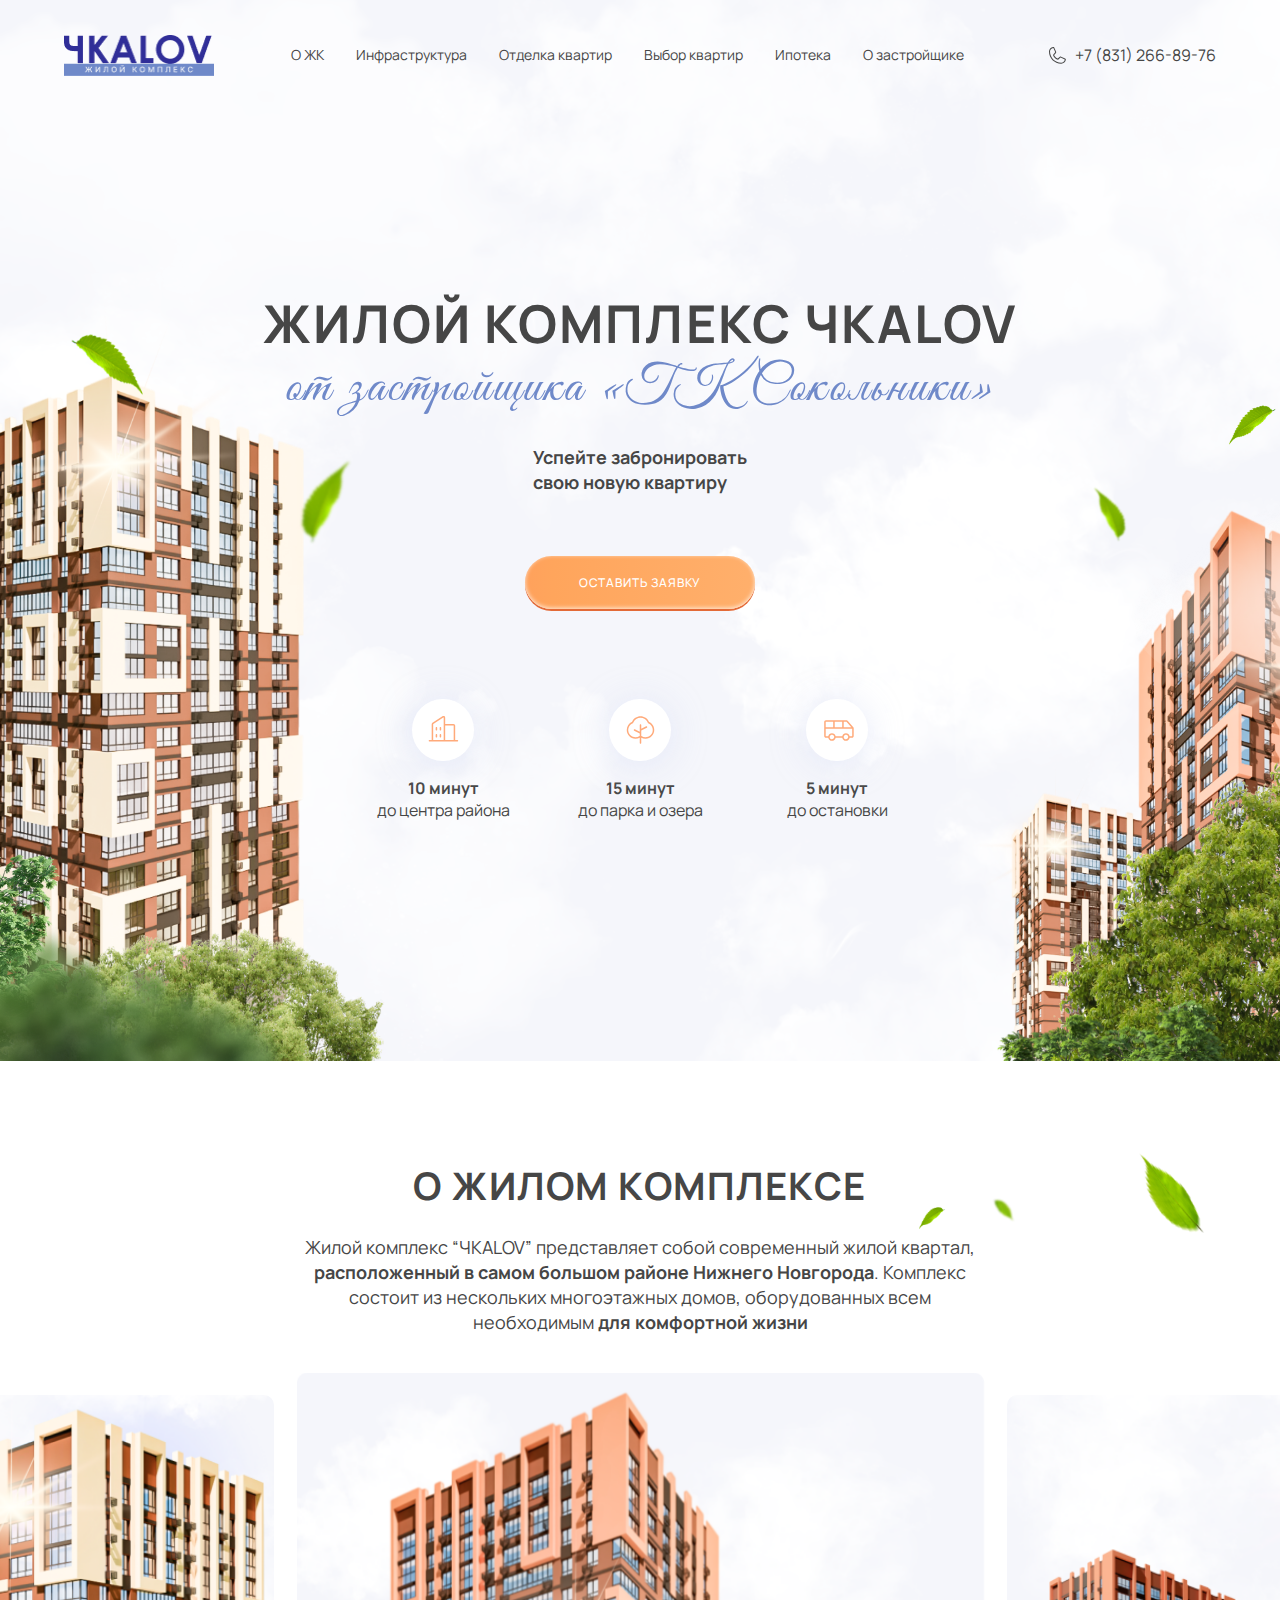
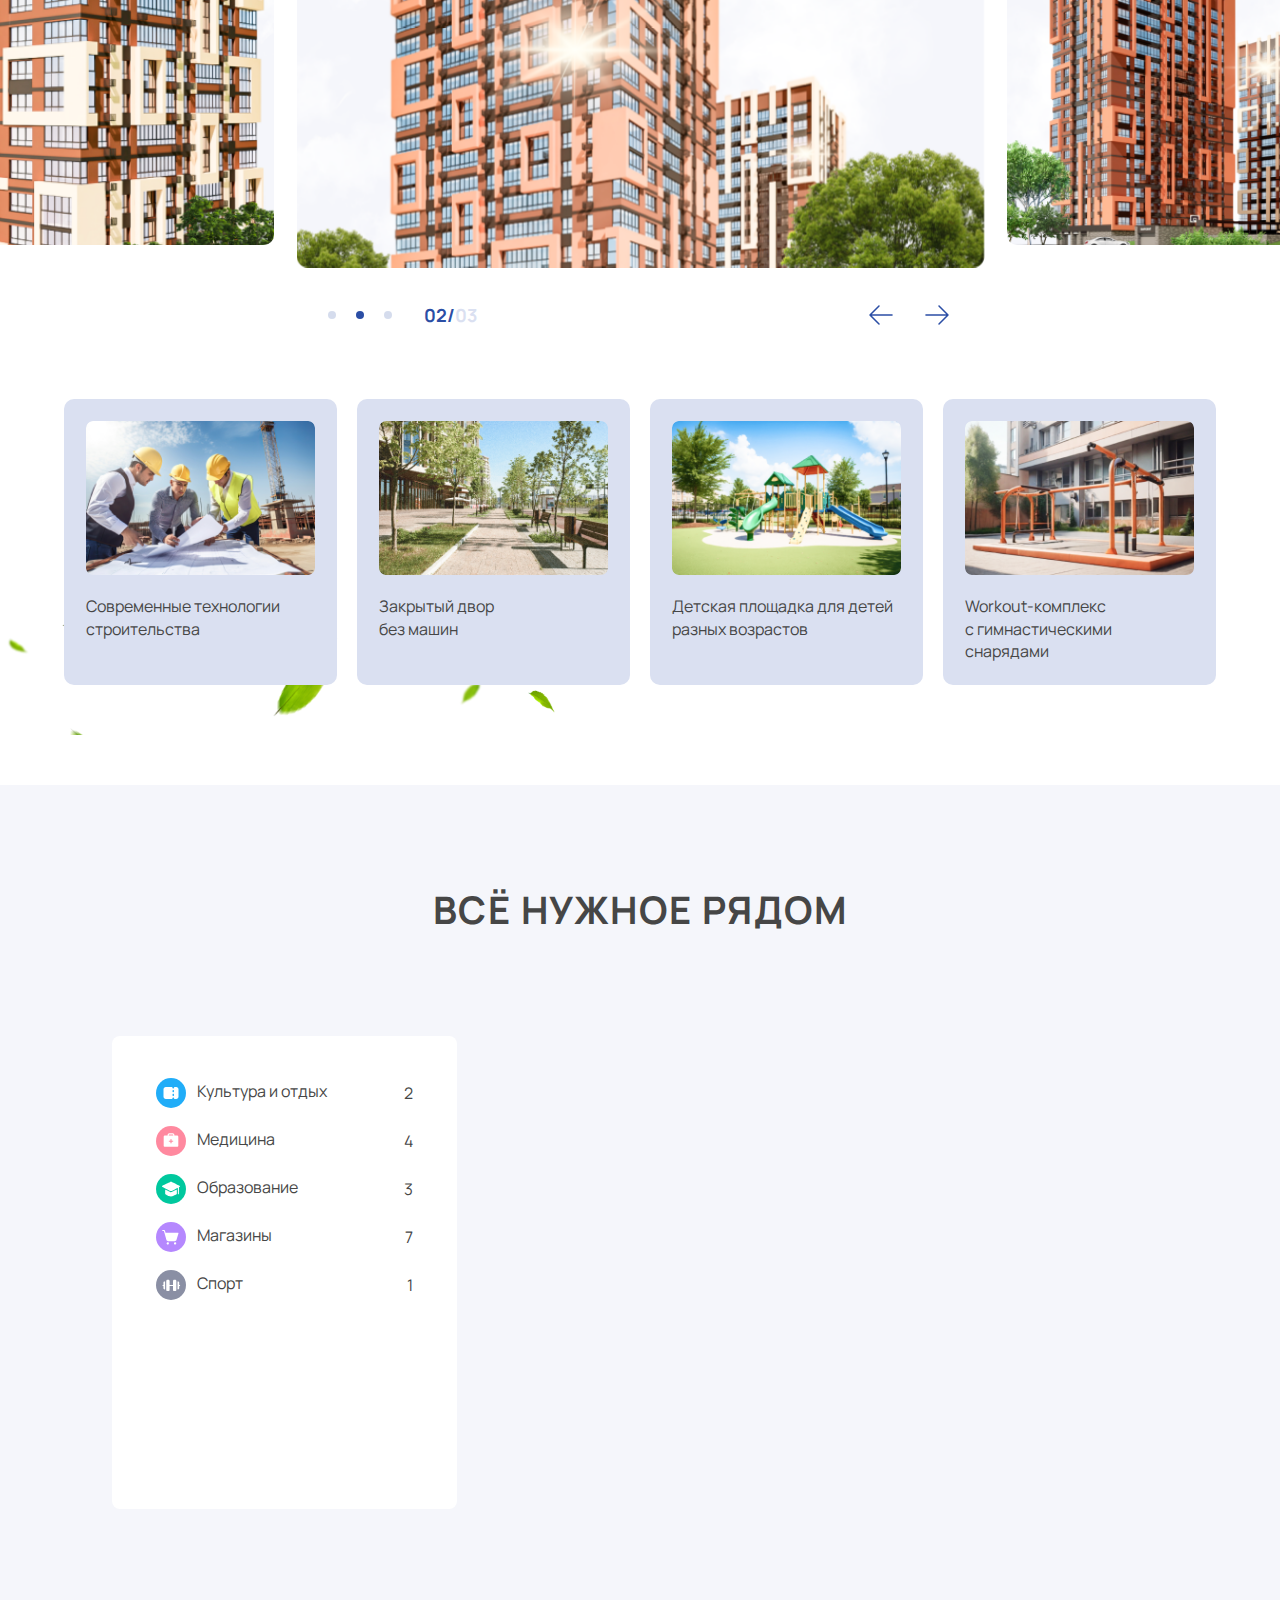
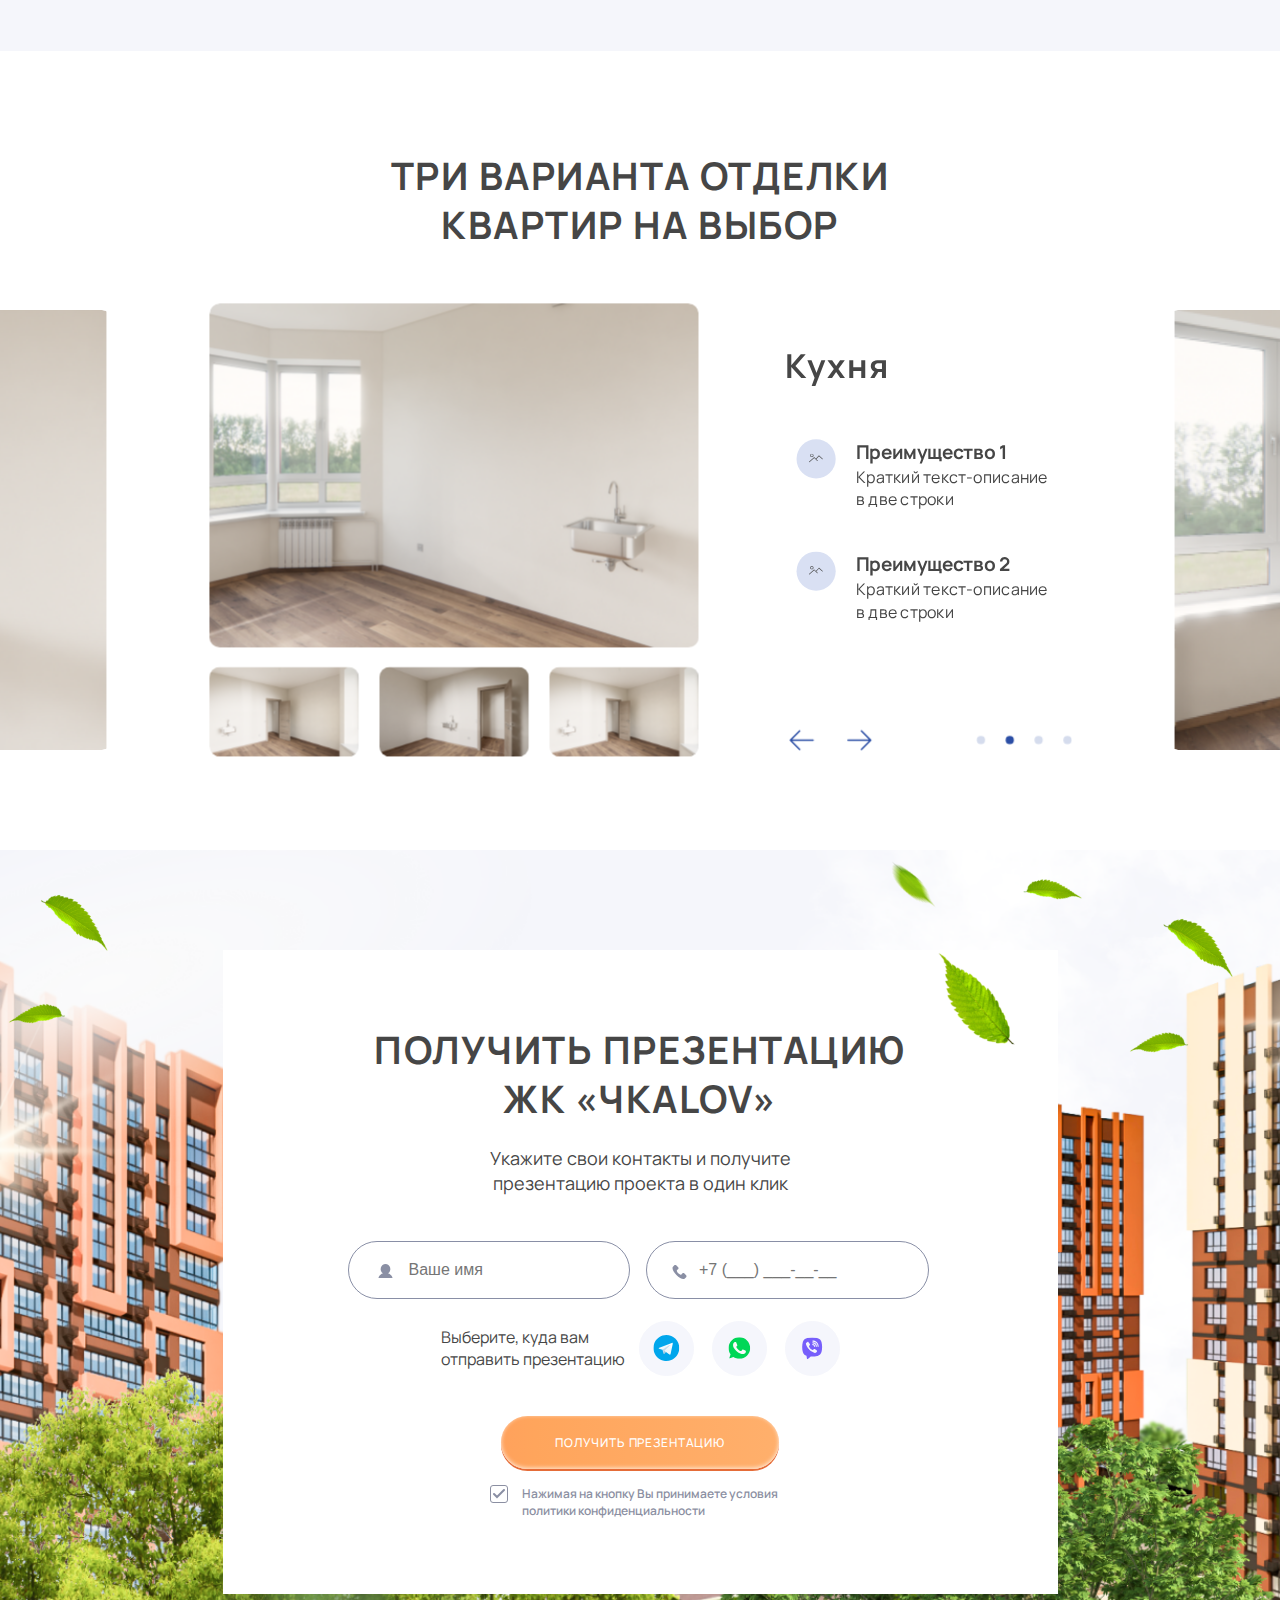
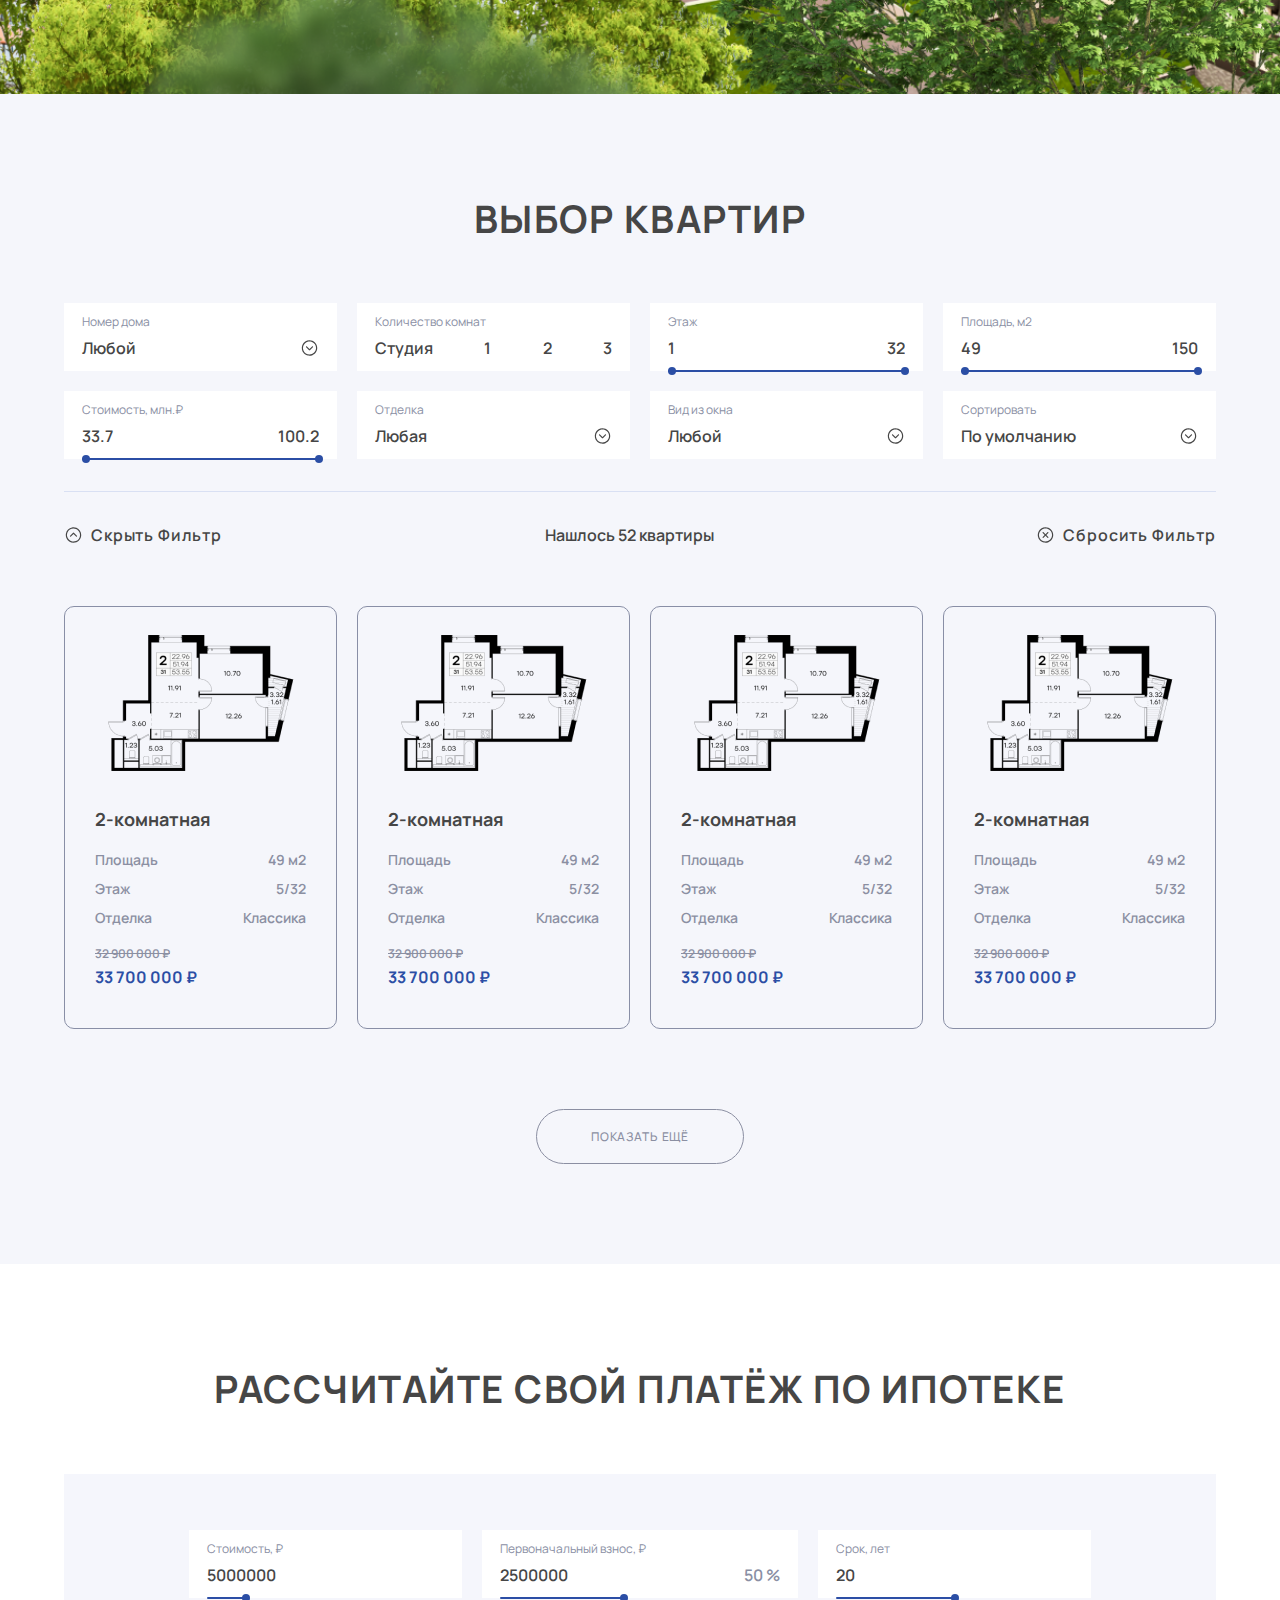
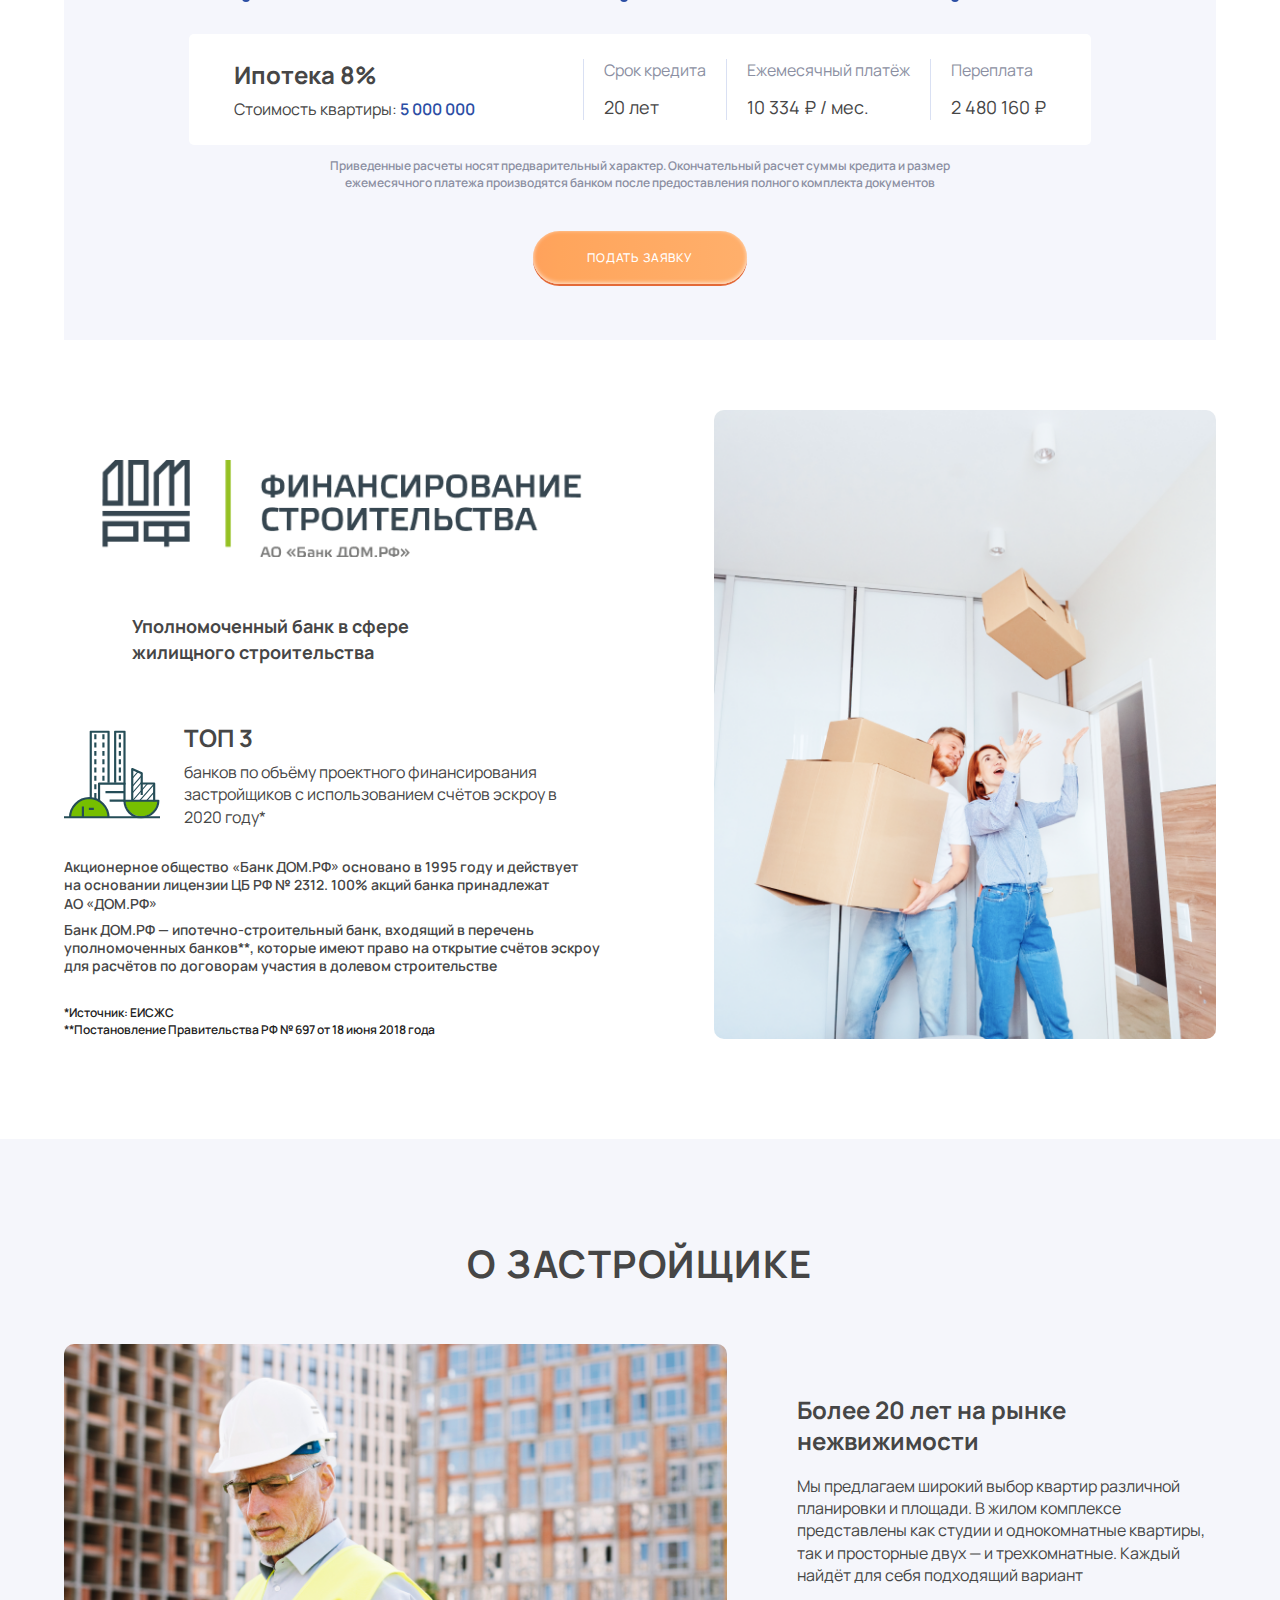
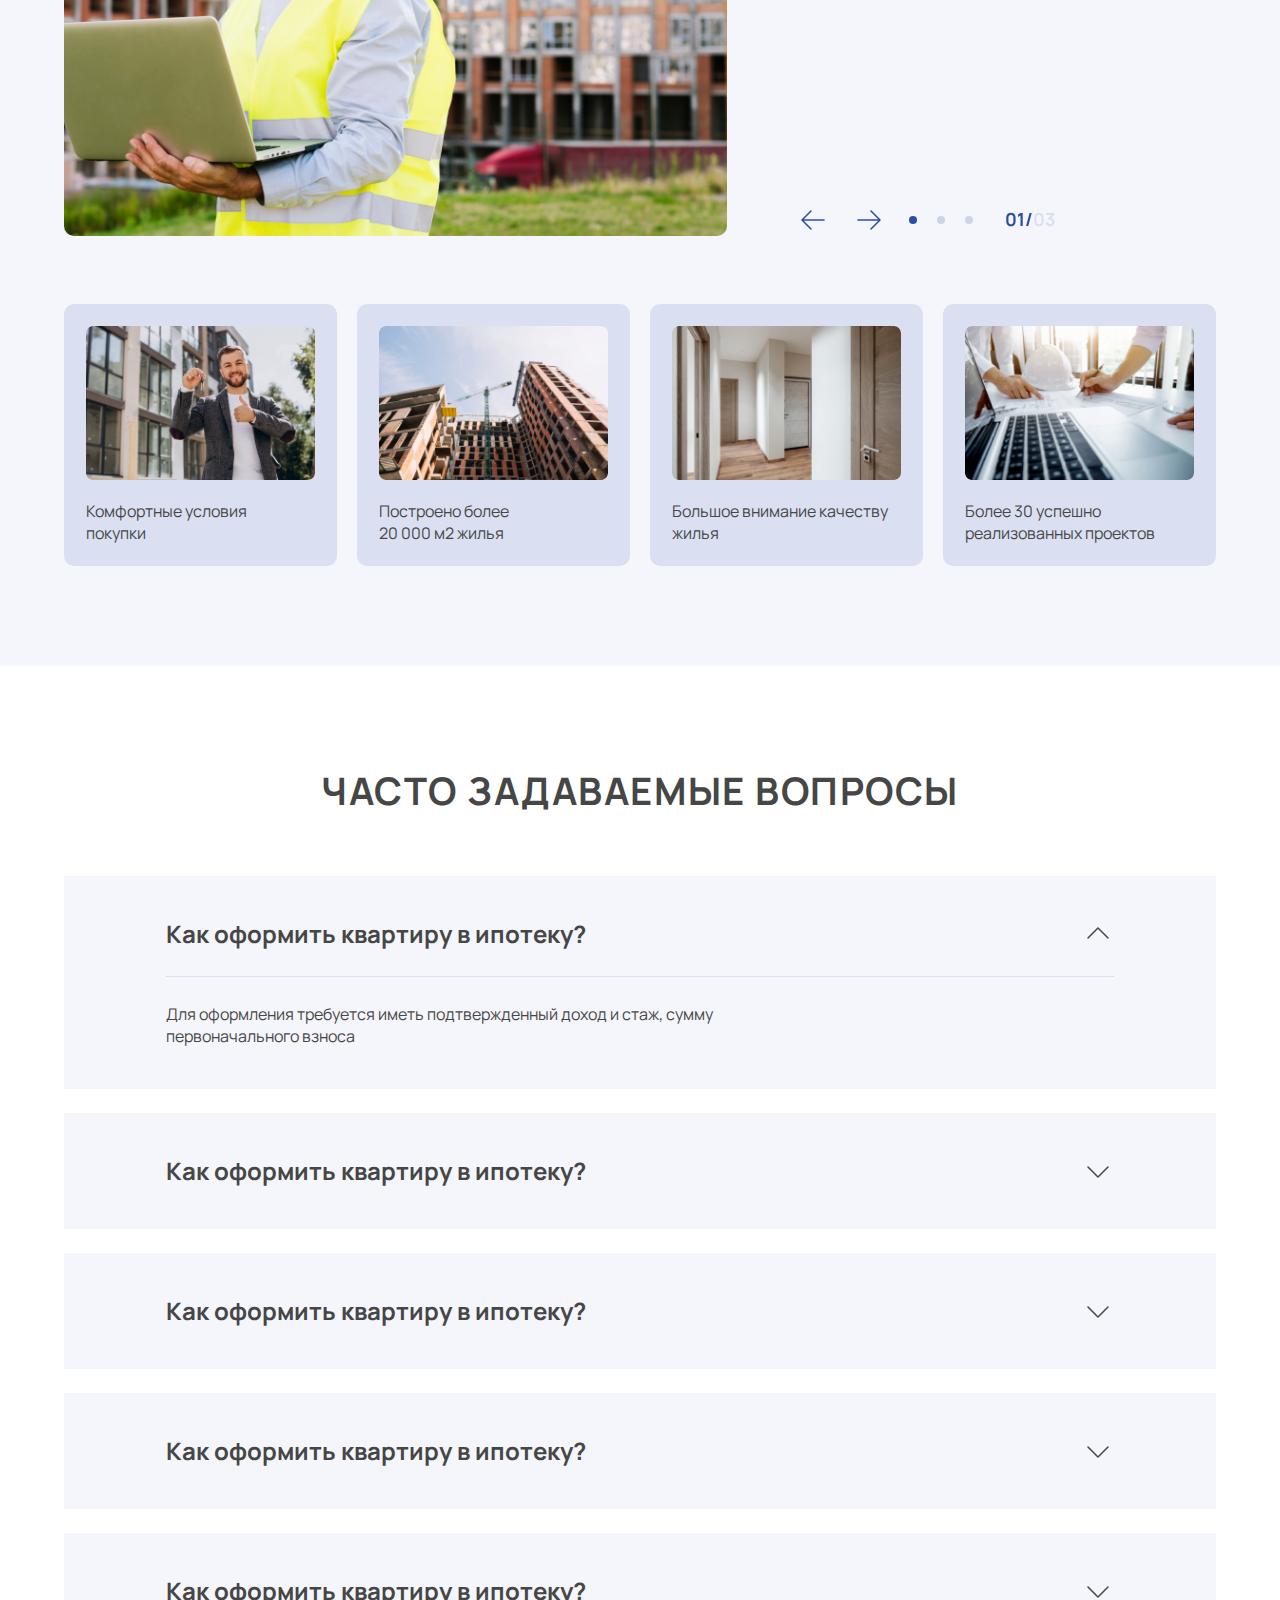
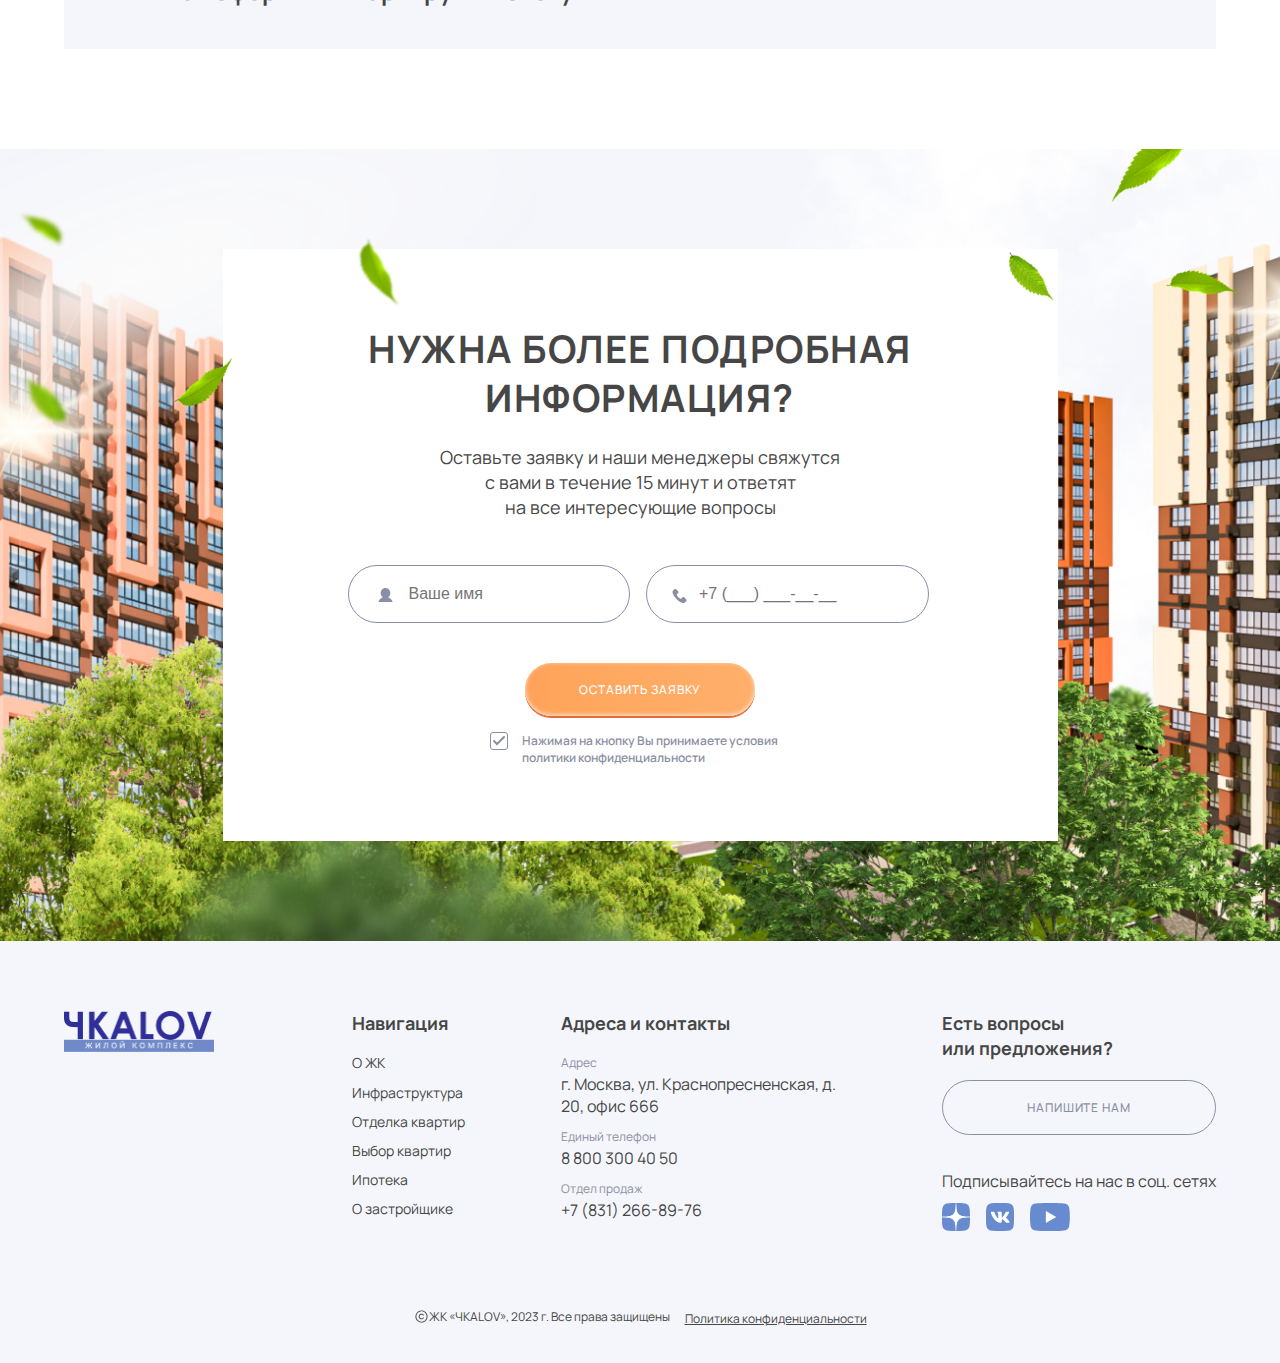
<file: index.html>
<!DOCTYPE html>
<html lang="en">

<head>
	<meta charset="UTF-8">
	<meta name="viewport" content="width=device-width, initial-scale=1.0">
	<title>Главная</title>

	<link rel="apple-touch-icon" sizes="57x57" href="/favicon/apple-icon-57x57.png">
	<link rel="apple-touch-icon" sizes="60x60" href="/favicon/apple-icon-60x60.png">
	<link rel="apple-touch-icon" sizes="72x72" href="/favicon/apple-icon-72x72.png">
	<link rel="apple-touch-icon" sizes="76x76" href="/favicon/apple-icon-76x76.png">
	<link rel="apple-touch-icon" sizes="114x114" href="/favicon/apple-icon-114x114.png">
	<link rel="apple-touch-icon" sizes="120x120" href="/favicon/apple-icon-120x120.png">
	<link rel="apple-touch-icon" sizes="144x144" href="/favicon/apple-icon-144x144.png">
	<link rel="apple-touch-icon" sizes="152x152" href="/favicon/apple-icon-152x152.png">
	<link rel="apple-touch-icon" sizes="180x180" href="/favicon/apple-icon-180x180.png">
	<link rel="icon" type="image/png" sizes="192x192" href="/favicon/android-icon-192x192.png">
	<link rel="icon" type="image/png" sizes="32x32" href="/favicon/favicon-32x32.png">
	<link rel="icon" type="image/png" sizes="96x96" href="/favicon/favicon-96x96.png">
	<link rel="icon" type="image/png" sizes="16x16" href="/favicon/favicon-16x16.png">
	<link rel="manifest" href="/favicon/manifest.json">
	<meta name="msapplication-TileColor" content="#ffffff">
	<meta name="msapplication-TileImage" content="/favicon/ms-icon-144x144.png">
	<meta name="theme-color" content="#ffffff">

	<!-- Styles -->
	<link rel="stylesheet" href="css/fonts.css">
	<!-- libs -->
	<link rel="stylesheet" href="libs/fancybox/style.css">
	<link rel="stylesheet" href="libs/swiper/swiper-bundle.css">
	<link rel="stylesheet" href="libs/jquery/jqueryUI.css">
	<!--  -->
	<link rel="stylesheet" href="css/vars.css">
	<link rel="stylesheet" href="css/general.css">
	<link rel="stylesheet" href="css/global.css">
	<link rel="stylesheet" href="css/layout.css">
	<link rel="stylesheet" href="css/index.css">
	<link rel="stylesheet" href="css/animate.css">

	<!-- Media -->
	<link rel="stylesheet" href="css/media.css">
	<link rel="stylesheet" href="css/max1200.css">
	<link rel="stylesheet" href="css/max991.css">
	<link rel="stylesheet" href="css/max768.css">
	<link rel="stylesheet" href="css/max550.css">
	<link rel="stylesheet" href="css/max375.css">
</head>

<body>
	<div class="wrapper">
		<header class="head">
			<div class="container">
				<div class="head__logo">
					<a href="/" class="logo">
						<img src="/images/logo.png" alt="logo">
					</a>
				</div>
				<nav class="head__nav">
					<ul class="head__nav_list">
						<li class="head__nav_item"><a class="nav-link head__nav_link" href="#about">О ЖК</a></li>
						<li class="head__nav_item"><a class="nav-link head__nav_link" href="#map">Инфраструктура</a>
						</li>
						<li class="head__nav_item"><a class="nav-link head__nav_link" href="#finishings">Отделка
								квартир</a>
						</li>
						<li class="head__nav_item"><a class="nav-link head__nav_link" href="#aparts">Выбор квартир</a>
						</li>
						<li class="head__nav_item"><a class="nav-link head__nav_link" href="#calc">Ипотека</a></li>
						<li class="head__nav_item"><a class="nav-link head__nav_link" href="#faq">О застройщике</a></li>
					</ul>
				</nav>

				<div class="head__call">
					<div class="head__call_link">
						<a href="tel:+78312668976" class="phone-link">
							<svg width="32" height="33" viewBox="0 0 32 33" fill="none" xmlns="http://www.w3.org/2000/svg">
								<path
									d="M24.1277 19.4694L20.0664 17.6494C19.8823 17.5705 19.6816 17.5388 19.4822 17.5571C19.2829 17.5754 19.0912 17.6432 18.9246 17.7543C18.9077 17.7651 18.8916 17.7772 18.8765 17.7904L16.7538 19.5958C16.7318 19.6078 16.7073 19.6145 16.6822 19.6154C16.6571 19.6163 16.6322 19.6114 16.6094 19.601C15.245 18.9424 13.8316 17.5376 13.1704 16.1921C13.1594 16.1696 13.1537 16.1449 13.1537 16.1199C13.1537 16.0949 13.1594 16.0702 13.1704 16.0477L14.9819 13.8984C14.9949 13.8824 15.007 13.8658 15.018 13.8485C15.1275 13.6813 15.1937 13.4894 15.2105 13.2902C15.2273 13.0911 15.1942 12.8908 15.1143 12.7076L13.3071 8.65312C13.2045 8.41378 13.027 8.21418 12.8013 8.08427C12.5756 7.95437 12.3139 7.90117 12.0554 7.93266C10.9319 8.08036 9.90063 8.63209 9.15431 9.48474C8.40798 10.3374 7.99765 11.4326 8.00001 12.5658C8.00001 19.2975 13.4765 24.774 20.2082 24.774C21.3413 24.7761 22.4364 24.3658 23.2891 23.6195C24.1417 22.8732 24.6934 21.842 24.8413 20.7186C24.8727 20.4613 24.8203 20.2007 24.6917 19.9757C24.5631 19.7506 24.3653 19.573 24.1277 19.4694ZM20.2082 23.7423C14.0457 23.7423 9.03169 18.7283 9.03169 12.5658C9.02882 11.6836 9.34721 10.8306 9.9274 10.1661C10.5076 9.50157 11.3099 9.07102 12.1843 8.95489H12.2041C12.2388 8.95553 12.2724 8.96663 12.3006 8.98673C12.3288 9.00683 12.3503 9.03498 12.3623 9.06751L14.1763 13.1177C14.1867 13.1402 14.192 13.1647 14.192 13.1895C14.192 13.2143 14.1867 13.2388 14.1763 13.2613L12.3614 15.4158C12.3479 15.4312 12.3355 15.4475 12.3245 15.4648C12.2109 15.6382 12.144 15.8379 12.1303 16.0447C12.1166 16.2515 12.1565 16.4584 12.2462 16.6452C13.0088 18.2065 14.5821 19.7677 16.1606 20.5303C16.3485 20.6195 16.5564 20.6585 16.7639 20.6434C16.9713 20.6284 17.1714 20.5598 17.3444 20.4444C17.3608 20.4332 17.3771 20.4211 17.3926 20.4082L19.5144 18.6028C19.5354 18.5915 19.5585 18.585 19.5823 18.5835C19.606 18.582 19.6298 18.5856 19.652 18.5942L23.7142 20.4143C23.7474 20.4284 23.7753 20.4526 23.794 20.4835C23.8126 20.5143 23.8211 20.5503 23.8182 20.5862C23.7027 21.4611 23.2726 22.264 22.6082 22.8448C21.9438 23.4256 21.0907 23.7447 20.2082 23.7423Z"
									fill="#464646" />
							</svg>
							<span class="num">+7 (831) 266-89-76</span>

						</a>
					</div>
					<div class="head__burger">
						<button class="head__burger_btn btn" data-target="mobile">
							<div class="burger">
								<span class="burger-line"></span>
								<span class="burger-line"></span>
								<span class="burger-line"></span>
							</div>
						</button>
					</div>
				</div>

			</div>
		</header>

		<main class="main">

			<!-- FS -->
			<section class="section fs fs-index">
				<div class="fs__decor_left">
					<div class="fs__decor_left-house">
						<img src="/images/house_left.png" alt="">

					</div>
					<div class="fs__decor_left-three2">
						<img src="/images/three-left-2.png" alt="">

					</div>
					<div class="fs__decor_left-three3">
						<img src="/images/three-left-3.png" alt="">

					</div>
					<div class="fs__decor_left-three1">
						<img src="/images/three-left-1.png" alt="">

					</div>
					<div class="fs__decor_left-foll">
						<img src="/images/foll-left.png" alt="">

					</div>
				</div>
				<div class="fs__decor_right">
					<div class="fs__decor_right-house">
						<img src="/images/house_right.png" alt="">
					</div>

					<div class="fs__decor_right-three1">
						<img src="/images/three-right-1.png" alt="">

					</div>

					<div class="fs__decor_right-three2">
						<img src="/images/three-right-2.png" alt="">

					</div>
					<div class="fs__decor_right-foll">
						<img src="/images/foll-right.png" alt="">

					</div>
				</div>
				<div class="container">
					<h1 class="h1 fs__title">Жилой комплекс ЧКАLOV</h1>
					<div class="fs__subtitle">от застройщика «ГК Сокольники»</div>
					<div class="fs__recall">
						<h4 class="fs__recall_title h4">Успейте забронировать <br>свою новую квартиру</h4>
						<a href="#recall" class="btn btn-color" data-fancybox>Оставить заявку</a>
					</div>
					<div class="fs__advs">
						<div class="fs__advs_list">
							<div class="fs__advs_item">
								<div class="fs__advs_item-icon">
									<svg width="33" height="33" viewBox="0 0 33 33" fill="none"
										xmlns="http://www.w3.org/2000/svg">
										<path
											d="M30.4336 26.9123H28.1836V12.6623C28.1836 12.1982 27.9992 11.7531 27.671 11.4249C27.3428 11.0967 26.8977 10.9123 26.4336 10.9123H18.1836V4.66235C18.1835 4.34561 18.0974 4.03484 17.9345 3.76319C17.7716 3.49154 17.5381 3.26918 17.2587 3.11983C16.9794 2.97049 16.6648 2.89975 16.3484 2.91516C16.0321 2.93057 15.7258 3.03156 15.4623 3.20735L5.46234 9.8736C5.22271 10.0335 5.02624 10.2501 4.89039 10.5041C4.75454 10.7581 4.68351 11.0418 4.68359 11.3298V26.9123H2.43359C2.23468 26.9123 2.04392 26.9914 1.90326 27.132C1.76261 27.2727 1.68359 27.4634 1.68359 27.6623C1.68359 27.8613 1.76261 28.052 1.90326 28.1927C2.04392 28.3333 2.23468 28.4123 2.43359 28.4123H30.4336C30.6325 28.4123 30.8233 28.3333 30.9639 28.1927C31.1046 28.052 31.1836 27.8613 31.1836 27.6623C31.1836 27.4634 31.1046 27.2727 30.9639 27.132C30.8233 26.9914 30.6325 26.9123 30.4336 26.9123ZM26.4336 12.4123C26.4999 12.4123 26.5635 12.4387 26.6104 12.4856C26.6573 12.5325 26.6836 12.596 26.6836 12.6623V26.9123H18.1836V12.4123H26.4336ZM6.18359 11.3298C6.18367 11.2888 6.19386 11.2484 6.21326 11.2122C6.23267 11.176 6.26068 11.1451 6.29484 11.1223L16.2948 4.45485C16.3325 4.42975 16.3762 4.41533 16.4213 4.41311C16.4665 4.41089 16.5114 4.42097 16.5513 4.44226C16.5912 4.46355 16.6246 4.49527 16.6479 4.53402C16.6712 4.57278 16.6835 4.61713 16.6836 4.66235V26.9123H6.18359V11.3298ZM14.1836 14.6623V16.6623C14.1836 16.8613 14.1046 17.052 13.9639 17.1927C13.8233 17.3333 13.6325 17.4123 13.4336 17.4123C13.2347 17.4123 13.0439 17.3333 12.9033 17.1927C12.7626 17.052 12.6836 16.8613 12.6836 16.6623V14.6623C12.6836 14.4634 12.7626 14.2727 12.9033 14.132C13.0439 13.9914 13.2347 13.9123 13.4336 13.9123C13.6325 13.9123 13.8233 13.9914 13.9639 14.132C14.1046 14.2727 14.1836 14.4634 14.1836 14.6623ZM10.1836 14.6623V16.6623C10.1836 16.8613 10.1046 17.052 9.96392 17.1927C9.82327 17.3333 9.63251 17.4123 9.43359 17.4123C9.23468 17.4123 9.04392 17.3333 8.90326 17.1927C8.76261 17.052 8.68359 16.8613 8.68359 16.6623V14.6623C8.68359 14.4634 8.76261 14.2727 8.90326 14.132C9.04392 13.9914 9.23468 13.9123 9.43359 13.9123C9.63251 13.9123 9.82327 13.9914 9.96392 14.132C10.1046 14.2727 10.1836 14.4634 10.1836 14.6623ZM10.1836 21.6623V23.6623C10.1836 23.8613 10.1046 24.052 9.96392 24.1927C9.82327 24.3333 9.63251 24.4123 9.43359 24.4123C9.23468 24.4123 9.04392 24.3333 8.90326 24.1927C8.76261 24.052 8.68359 23.8613 8.68359 23.6623V21.6623C8.68359 21.4634 8.76261 21.2727 8.90326 21.132C9.04392 20.9914 9.23468 20.9123 9.43359 20.9123C9.63251 20.9123 9.82327 20.9914 9.96392 21.132C10.1046 21.2727 10.1836 21.4634 10.1836 21.6623ZM14.1836 21.6623V23.6623C14.1836 23.8613 14.1046 24.052 13.9639 24.1927C13.8233 24.3333 13.6325 24.4123 13.4336 24.4123C13.2347 24.4123 13.0439 24.3333 12.9033 24.1927C12.7626 24.052 12.6836 23.8613 12.6836 23.6623V21.6623C12.6836 21.4634 12.7626 21.2727 12.9033 21.132C13.0439 20.9914 13.2347 20.9123 13.4336 20.9123C13.6325 20.9123 13.8233 20.9914 13.9639 21.132C14.1046 21.2727 14.1836 21.4634 14.1836 21.6623Z"
											fill="#FFAE83"
											style="fill:#FFAE83;fill:color(display-p3 1.0000 0.6838 0.5125);fill-opacity:1;" />
									</svg>
								</div>
								<div class="fs__advs_item-content">
									<p class="fs__advs_item-title">10 минут</p>
									<p class="fs__advs_item-text">до центра района</p>
								</div>
							</div>
							<div class="fs__advs_item">
								<div class="fs__advs_item-icon">
									<svg width="33" height="32" viewBox="0 0 33 32" fill="none"
										xmlns="http://www.w3.org/2000/svg">
										<path
											d="M25.1575 8.05108C25.102 8.02603 25.0576 7.98158 25.0325 7.92608C24.3284 6.24398 23.1427 4.80755 21.6246 3.79729C20.1064 2.78704 18.3236 2.24805 16.5 2.24805C14.6765 2.24805 12.8936 2.78704 11.3755 3.79729C9.85736 4.80755 8.67171 6.24398 7.96753 7.92608C7.94248 7.98158 7.89803 8.02603 7.84253 8.05108C6.32875 8.75177 5.04586 9.86913 4.144 11.2724C3.24214 12.6757 2.75862 14.3068 2.75003 15.9748C2.73753 20.6923 6.56128 24.6248 11.275 24.7498C12.8386 24.7933 14.3848 24.4132 15.75 23.6498V28.9998C15.75 29.1987 15.829 29.3895 15.9697 29.5302C16.1104 29.6708 16.3011 29.7498 16.5 29.7498C16.6989 29.7498 16.8897 29.6708 17.0304 29.5302C17.171 29.3895 17.25 29.1987 17.25 28.9998V23.6473C18.549 24.3725 20.0124 24.7521 21.5 24.7498H21.7263C26.4388 24.6248 30.2625 20.6948 30.25 15.9773C30.2416 14.3089 29.7582 12.6774 28.8563 11.2737C27.9545 9.87001 26.6715 8.7522 25.1575 8.05108ZM21.6875 23.2498C20.1913 23.2918 18.7193 22.8662 17.4763 22.0323C17.4039 21.9854 17.3283 21.9437 17.25 21.9073V16.4698L22.835 13.6773C23.0131 13.5885 23.1485 13.4326 23.2116 13.2438C23.2746 13.0551 23.2601 12.8491 23.1713 12.6711C23.0824 12.4931 22.9265 12.3576 22.7378 12.2946C22.5491 12.2315 22.3431 12.246 22.165 12.3348L17.25 14.7861V10.9998C17.25 10.8009 17.171 10.6102 17.0304 10.4695C16.8897 10.3288 16.6989 10.2498 16.5 10.2498C16.3011 10.2498 16.1104 10.3288 15.9697 10.4695C15.829 10.6102 15.75 10.8009 15.75 10.9998V17.7861L10.835 15.3286C10.657 15.2397 10.451 15.2252 10.2623 15.2883C10.0736 15.3514 9.91763 15.4868 9.82878 15.6648C9.73993 15.8429 9.72545 16.0489 9.7885 16.2376C9.85156 16.4263 9.987 16.5822 10.165 16.6711L15.75 19.4636V21.9011C15.6718 21.9374 15.5962 21.9792 15.5238 22.0261C14.2818 22.8627 12.8095 23.2905 11.3125 23.2498C9.67492 23.2085 8.09957 22.6138 6.84319 21.5626C5.58681 20.5114 4.72345 19.0657 4.3938 17.4611C4.06415 15.8565 4.28764 14.1875 5.02785 12.7262C5.76805 11.2648 6.98135 10.0972 8.47003 9.41358C8.86779 9.23003 9.18225 8.90398 9.35128 8.49983C9.9413 7.09057 10.9347 5.88713 12.2066 5.04075C13.4785 4.19436 14.9722 3.7428 16.5 3.7428C18.0278 3.7428 19.5215 4.19436 20.7935 5.04075C22.0654 5.88713 23.0588 7.09057 23.6488 8.49983C23.8183 8.90304 24.1327 9.22814 24.53 9.41108C26.0201 10.0939 27.2348 11.2615 27.976 12.7234C28.7173 14.1853 28.9413 15.8552 28.6115 17.4607C28.2817 19.0663 27.4176 20.5127 26.1602 21.564C24.9027 22.6154 23.3261 23.2096 21.6875 23.2498Z"
											fill="#FFAE83"
											style="fill:#FFAE83;fill:color(display-p3 1.0000 0.6838 0.5125);fill-opacity:1;" />
									</svg>
								</div>
								<div class="fs__advs_item-content">
									<p class="fs__advs_item-title">15 минут</p>
									<p class="fs__advs_item-text">до парка и озера</p>
								</div>
							</div>
							<div class="fs__advs_item">
								<div class="fs__advs_item-icon">
									<svg width="33" height="33" viewBox="0 0 33 33" fill="none"
										xmlns="http://www.w3.org/2000/svg">
										<g clip-path="url(#clip0_193_124)">
											<path
												d="M32.5219 14.5415L26.8281 7.90527C26.6636 7.70929 26.4582 7.55176 26.2262 7.44377C25.9943 7.33579 25.7415 7.27998 25.4856 7.28027H4.95312C4.489 7.28027 4.04388 7.46465 3.71569 7.79284C3.3875 8.12103 3.20313 8.56615 3.20312 9.03027V23.0303C3.20312 23.4944 3.3875 23.9395 3.71569 24.2677C4.04388 24.5959 4.489 24.7803 4.95312 24.7803H7.27812C7.45026 25.628 7.91017 26.3901 8.57993 26.9376C9.24969 27.485 10.0881 27.784 10.9531 27.784C11.8181 27.784 12.6566 27.485 13.3263 26.9376C13.9961 26.3901 14.456 25.628 14.6281 24.7803H21.2781C21.4503 25.628 21.9102 26.3901 22.5799 26.9376C23.2497 27.485 24.0881 27.784 24.9531 27.784C25.8181 27.784 26.6566 27.485 27.3263 26.9376C27.9961 26.3901 28.456 25.628 28.6281 24.7803H30.9531C31.4173 24.7803 31.8624 24.5959 32.1906 24.2677C32.5187 23.9395 32.7031 23.4944 32.7031 23.0303V15.0303C32.7031 14.8509 32.6388 14.6775 32.5219 14.5415ZM25.6844 8.87652L30.3206 14.2803H22.7031V8.78027H25.4856C25.5239 8.78003 25.5617 8.78858 25.5962 8.80527C25.6307 8.82195 25.6608 8.84633 25.6844 8.87652ZM13.7031 14.2803V8.78027H21.2031V14.2803H13.7031ZM4.95312 8.78027H12.2031V14.2803H4.70312V9.03027C4.70312 8.96397 4.72946 8.90038 4.77635 8.8535C4.82323 8.80661 4.88682 8.78027 4.95312 8.78027ZM10.9531 26.2803C10.5081 26.2803 10.0731 26.1483 9.70309 25.9011C9.33308 25.6538 9.04469 25.3024 8.8744 24.8913C8.7041 24.4802 8.65954 24.0278 8.74636 23.5913C8.83317 23.1549 9.04747 22.754 9.36213 22.4393C9.6768 22.1246 10.0777 21.9103 10.5142 21.8235C10.9506 21.7367 11.403 21.7812 11.8142 21.9515C12.2253 22.1218 12.5767 22.4102 12.8239 22.7802C13.0712 23.1503 13.2031 23.5853 13.2031 24.0303C13.2031 24.627 12.9661 25.1993 12.5441 25.6213C12.1222 26.0432 11.5499 26.2803 10.9531 26.2803ZM24.9531 26.2803C24.5081 26.2803 24.0731 26.1483 23.7031 25.9011C23.3331 25.6538 23.0447 25.3024 22.8744 24.8913C22.7041 24.4802 22.6595 24.0278 22.7464 23.5913C22.8332 23.1549 23.0475 22.754 23.3621 22.4393C23.6768 22.1246 24.0777 21.9103 24.5142 21.8235C24.9506 21.7367 25.403 21.7812 25.8142 21.9515C26.2253 22.1218 26.5767 22.4102 26.8239 22.7802C27.0712 23.1503 27.2031 23.5853 27.2031 24.0303C27.2031 24.627 26.9661 25.1993 26.5441 25.6213C26.1222 26.0432 25.5499 26.2803 24.9531 26.2803ZM30.9531 23.2803H28.6281C28.456 22.4326 27.9961 21.6704 27.3263 21.123C26.6566 20.5756 25.8181 20.2765 24.9531 20.2765C24.0881 20.2765 23.2497 20.5756 22.5799 21.123C21.9102 21.6704 21.4503 22.4326 21.2781 23.2803H14.6281C14.456 22.4326 13.9961 21.6704 13.3263 21.123C12.6566 20.5756 11.8181 20.2765 10.9531 20.2765C10.0881 20.2765 9.24969 20.5756 8.57993 21.123C7.91017 21.6704 7.45026 22.4326 7.27812 23.2803H4.95312C4.88682 23.2803 4.82323 23.2539 4.77635 23.2071C4.72946 23.1602 4.70312 23.0966 4.70312 23.0303V15.7803H31.2031V23.0303C31.2031 23.0966 31.1768 23.1602 31.1299 23.2071C31.083 23.2539 31.0194 23.2803 30.9531 23.2803Z"
												fill="#FFAE83"
												style="fill:#FFAE83;fill:color(display-p3 1.0000 0.6838 0.5125);fill-opacity:1;" />
										</g>
										<defs>
											<clipPath id="clip0_193_124">
												<rect width="32" height="32" fill="white" style="fill:white;fill-opacity:1;"
													transform="translate(0.953125 0.0302734)" />
											</clipPath>
										</defs>
									</svg>
								</div>
								<div class="fs__advs_item-content">
									<p class="fs__advs_item-title">5 минут</p>
									<p class="fs__advs_item-text">до остановки</p>
								</div>
							</div>
						</div>
					</div>
				</div>
			</section>
			<!-- END FS -->

			<!-- ABOUT -->
			<section id="about" class="section section_white about">
				<div class="about__decor_left">
					<img src="/images/pngwing 7(4).png" alt="">
				</div>
				<div class="about__decor_right">
					<img src="/images/pngwing 7(3).png" alt="">
				</div>
				<div class="container">
					<h2 class="h2">О жилом комплексе</h2>
					<h4 class="about__desc h4-regular">
						<p>Жилой комплекс “ЧКАLOV” представляет собой современный жилой квартал, <b>расположенный в
								самом
								большом районе Нижнего Новгорода</b>. Комплекс состоит из нескольких многоэтажных домов,
							оборудованных всем необходимым <b>для комфортной жизни</b></p>
					</h4>
					<div class="about__slider_container">
						<div class="about__slider swiper">
							<div class="swiper-wrapper">
								<div class="about__slide swiper-slide">
									<img src="/images/pic1.png" alt="">
								</div>
								<div class="about__slide swiper-slide">
									<img src="/images/pic2.png" alt="">
								</div>
								<div class="about__slide swiper-slide">
									<img src="/images/pic3.png" alt="">
								</div>
							</div>
						</div>
						<div class="about__slider_control">
							<div class="about__slider_info">
								<div class="about__slider_pagination"></div>
								<div class="about__slider_nums"><span class="slide-num"></span>/<span
										class="slider-length"></span></div>
							</div>

							<div class="swiper-navigation about__slider_nav">
								<button class="about__slide_prev swiper-slide-prev btn">
									<svg width="32" height="32" viewBox="0 0 32 32" fill="none"
										xmlns="http://www.w3.org/2000/svg">
										<path
											d="M27.7493 15.9998C27.7493 16.1988 27.6703 16.3895 27.5297 16.5302C27.389 16.6708 27.1983 16.7498 26.9993 16.7498H6.81059L14.5293 24.4698C14.603 24.5385 14.6621 24.6213 14.7031 24.7133C14.7441 24.8053 14.7662 24.9046 14.7679 25.0053C14.7697 25.106 14.7512 25.2061 14.7135 25.2994C14.6757 25.3928 14.6196 25.4777 14.5484 25.5489C14.4772 25.6201 14.3923 25.6762 14.2989 25.714C14.2055 25.7517 14.1055 25.7702 14.0048 25.7684C13.9041 25.7667 13.8048 25.7446 13.7128 25.7036C13.6208 25.6626 13.538 25.6035 13.4693 25.5298L4.46934 16.5298C4.32889 16.3892 4.25 16.1986 4.25 15.9998C4.25 15.8011 4.32889 15.6105 4.46934 15.4698L13.4693 6.46985C13.6115 6.33737 13.7996 6.26524 13.9939 6.26867C14.1882 6.2721 14.3735 6.35081 14.511 6.48822C14.6484 6.62564 14.7271 6.81102 14.7305 7.00532C14.7339 7.19963 14.6618 7.38767 14.5293 7.52985L6.81059 15.2498H26.9993C27.1983 15.2498 27.389 15.3289 27.5297 15.4695C27.6703 15.6102 27.7493 15.8009 27.7493 15.9998Z"
											fill="#2B4EA5" />
									</svg>
								</button>
								<button class="about__slide_next swiper-slide-next btn">
									<svg width="32" height="32" viewBox="0 0 32 32" fill="none"
										xmlns="http://www.w3.org/2000/svg">
										<path
											d="M27.53 16.5301L18.53 25.5301C18.3878 25.6626 18.1998 25.7347 18.0055 25.7313C17.8112 25.7278 17.6258 25.6491 17.4884 25.5117C17.351 25.3743 17.2723 25.1889 17.2688 24.9946C17.2654 24.8003 17.3375 24.6123 17.47 24.4701L25.1887 16.7501H5C4.80109 16.7501 4.61032 16.6711 4.46967 16.5304C4.32902 16.3898 4.25 16.199 4.25 16.0001C4.25 15.8012 4.32902 15.6104 4.46967 15.4698C4.61032 15.3291 4.80109 15.2501 5 15.2501H25.1887L17.47 7.53009C17.3375 7.38792 17.2654 7.19987 17.2688 7.00557C17.2723 6.81127 17.351 6.62588 17.4884 6.48847C17.6258 6.35106 17.8112 6.27234 18.0055 6.26892C18.1998 6.26549 18.3878 6.33761 18.53 6.47009L27.53 15.4701C27.6705 15.6107 27.7493 15.8013 27.7493 16.0001C27.7493 16.1988 27.6705 16.3895 27.53 16.5301Z"
											fill="#2B4EA5" />
									</svg>
								</button>
							</div>

						</div>

					</div>

					<div class="about__list">
						<div class="about__item">
							<div class="about__item_img">
								<img src="/images/pic.png" alt="">
							</div>
							<div class="about__item_text">
								<p>Современные технологии строительства</p>
							</div>
						</div>
						<div class="about__item">
							<div class="about__item_img">
								<img src="/images/Rectangle 1453.png" alt="">
							</div>
							<div class="about__item_text">
								<p>Закрытый двор<br>без машин</p>
							</div>
						</div>
						<div class="about__item">
							<div class="about__item_img">
								<img src="/images/Rectangle 1453(1).png" alt="">
							</div>
							<div class="about__item_text">
								<p>Детская площадка для детей разных возрастов</p>
							</div>
						</div>
						<div class="about__item">
							<div class="about__item_img">
								<img src="/images/Rectangle 1453(2).png" alt="">
							</div>
							<div class="about__item_text">
								<p>Workout-комплекс <br>с гимнастическими снарядами</p>
							</div>
						</div>
					</div>
				</div>
			</section>
			<!-- END ABOUT -->

			<!-- MAP -->
			<section id="map" class="section map">
				<div class="container">
					<h2 class="h2">Всё нужное рядом</h2>
					<div class="map__content">
						<div id="main_map"></div>
						<div class="map__points">
							<div class="map__points_list">
								<div class="map__points_item" data-target="kult">
									<div class="map__points_name">
										<img src="/images/icons/kult.svg" alt="">
										<span class="name">Культура и отдых</span>
									</div>
									<div class="map__points_nums">2</div>
								</div>
								<div class="map__points_item" data-target="medic">
									<div class="map__points_name">
										<img src="/images/icons/medic.svg" alt="">
										<span class="name">Медицина</span>
									</div>
									<div class="map__points_nums">4</div>
								</div>
								<div class="map__points_item" data-target="stud">
									<div class="map__points_name">
										<img src="/images/icons/stud.svg" alt="">
										<span class="name">Образование</span>
									</div>
									<div class="map__points_nums">3</div>
								</div>
								<!-- <div class="map__points_item" data-target="rest">
									<div class="map__points_name">
										<img src="/images/icons/rest.svg" alt="">
										<span class="name">Кафе и рестораны</span>
									</div>
									<div class="map__points_nums">8</div>
								</div> -->
								<div class="map__points_item" data-target="sales">
									<div class="map__points_name">
										<img src="/images/icons/sales.svg" alt="">
										<span class="name">Магазины</span>
									</div>
									<div class="map__points_nums">7</div>
								</div>
								<!-- <div class="map__points_item" data-target="services">
									<div class="map__points_name">
										<img src="/images/icons/services.svg" alt="">
										<span class="name">Услуги</span>
									</div>
									<div class="map__points_nums">6</div>
								</div> -->
								<div class="map__points_item" data-target="spotr">
									<div class="map__points_name">
										<img src="/images/icons/sport.svg" alt="">
										<span class="name">Спорт</span>
									</div>
									<div class="map__points_nums">1</div>
								</div>
							</div>
						</div>
					</div>
				</div>

			</section>
			<!-- END MAP -->

			<!-- FINISHINGS -->
			<section id="finishings" class="section section_white finishings">
				<div class="container">
					<h2 class="h2">Три варианта отделки<br> квартир на выбор</h2>
					<div class="finishings__sliders-container">
						<div class="finishings__sliders">
							<div class="finishings__slider swiper">
								<div class="swiper-wrapper">
									<div class="finishings__slide swiper-slide">
										<div class="finishings__slide_images">
											<div class="big__image" data-fancybox="gallery-1" data-src="">
												<img src="/images/Квартиры (2).png" alt="">
											</div>
											<div class="small__images">
												<div class="small__images_item">
													<img src="/images/Frame 161.png" alt="">
												</div>
												<div class="small__images_item">
													<img src="/images/Frame 162.png" alt="">
												</div>
												<div class="small__images_item">
													<img src="/images/Frame 163.png" alt="">
												</div>
											</div>
										</div>
									</div>
									<div class="finishings__slide swiper-slide">
										<div class="finishings__slide_images">
											<div class="big__image" data-fancybox="gallery-1" data-src="">
												<img src="/images/Квартиры (2).png" alt="">
											</div>
											<div class="small__images">
												<div class="small__images_item">
													<img src="/images/Frame 161.png" alt="">
												</div>
												<div class="small__images_item">
													<img src="/images/Frame 162.png" alt="">
												</div>
												<div class="small__images_item">
													<img src="/images/Frame 163.png" alt="">
												</div>
											</div>
										</div>
									</div>
									<div class="finishings__slide swiper-slide">
										<div class="finishings__slide_images">
											<div class="big__image" data-fancybox="gallery-1" data-src="">
												<img src="/images/Квартиры (2).png" alt="">
											</div>
											<div class="small__images">
												<div class="small__images_item">
													<img src="/images/Frame 161.png" alt="">
												</div>
												<div class="small__images_item">
													<img src="/images/Frame 162.png" alt="">
												</div>
												<div class="small__images_item">
													<img src="/images/Frame 163.png" alt="">
												</div>
											</div>
										</div>
									</div>
									<div class="finishings__slide swiper-slide">
										<div class="finishings__slide_images">
											<div class="big__image" data-fancybox="gallery-1" data-src="">
												<img src="/images/Квартиры (2).png" alt="">
											</div>
											<div class="small__images">
												<div class="small__images_item">
													<img src="/images/Frame 161.png" alt="">
												</div>
												<div class="small__images_item">
													<img src="/images/Frame 162.png" alt="">
												</div>
												<div class="small__images_item">
													<img src="/images/Frame 163.png" alt="">
												</div>
											</div>
										</div>
									</div>
								</div>

							</div>
							<div class="finishings__text_slider swiper">
								<div class="swiper-wrapper">
									<div class="finishings__text_slide swiper-slide">
										<div class="finishings__slide_text">
											<div class="finishings__slide_title">Кухня</div>
											<div class="finishings__slide_advs">
												<div class="finishings__slide_advs-item">
													<div class="finishings__slide_advs-icon">
														<svg width="14" height="9" viewBox="0 0 14 9" fill="none"
															xmlns="http://www.w3.org/2000/svg">
															<path
																d="M2.86615 3.14158C3.74659 3.14158 4.46276 2.437 4.46276 1.57107C4.46276 0.704586 3.74659 0 2.86615 0C1.9857 0 1.26953 0.704586 1.26953 1.57079C1.26953 2.437 1.9857 3.14158 2.86615 3.14158ZM2.86615 0.56412C3.43037 0.56412 3.88937 1.01598 3.88937 1.57079C3.88937 2.1256 3.43037 2.57746 2.86615 2.57746C2.30193 2.57746 1.84293 2.12589 1.84293 1.57107C1.84293 1.01626 2.30193 0.56412 2.86615 0.56412Z"
																fill="#464646"
																style="fill:#464646;fill:color(display-p3 0.2745 0.2745 0.2745);fill-opacity:1;" />
															<path
																d="M0.286849 8.18248C0.353936 8.18248 0.421596 8.15936 0.476069 8.11225L5.15296 4.06131L8.10651 6.96681C8.21861 7.07709 8.3998 7.07709 8.5119 6.96681C8.624 6.85652 8.624 6.67826 8.5119 6.56798L7.13375 5.21211L9.76591 2.37629L12.9944 5.28799C13.1111 5.3932 13.2926 5.3853 13.3995 5.2705C13.5064 5.1557 13.4987 4.97716 13.3817 4.87195L9.94137 1.76929C9.88518 1.7188 9.81035 1.6937 9.73495 1.69539C9.65897 1.69878 9.5873 1.73178 9.53598 1.78706L6.72807 4.81272L5.36827 3.47491C5.26104 3.3697 5.0896 3.36434 4.97606 3.4625L0.097342 7.6886C-0.0216373 7.79155 -0.0331052 7.96981 0.0715392 8.08687C0.128305 8.15033 0.207434 8.18248 0.286849 8.18248Z"
																fill="#464646"
																style="fill:#464646;fill:color(display-p3 0.2745 0.2745 0.2745);fill-opacity:1;" />
														</svg>
													</div>
													<div class="finishings__slide_advs-text">
														<h4 class="h4">Преимущество 1</h4>
														<p>Краткий текст-описание в две строки</p>
													</div>
												</div>
												<div class="finishings__slide_advs-item">
													<div class="finishings__slide_advs-icon">
														<svg width="14" height="9" viewBox="0 0 14 9" fill="none"
															xmlns="http://www.w3.org/2000/svg">
															<path
																d="M2.86615 3.14158C3.74659 3.14158 4.46276 2.437 4.46276 1.57107C4.46276 0.704586 3.74659 0 2.86615 0C1.9857 0 1.26953 0.704586 1.26953 1.57079C1.26953 2.437 1.9857 3.14158 2.86615 3.14158ZM2.86615 0.56412C3.43037 0.56412 3.88937 1.01598 3.88937 1.57079C3.88937 2.1256 3.43037 2.57746 2.86615 2.57746C2.30193 2.57746 1.84293 2.12589 1.84293 1.57107C1.84293 1.01626 2.30193 0.56412 2.86615 0.56412Z"
																fill="#464646"
																style="fill:#464646;fill:color(display-p3 0.2745 0.2745 0.2745);fill-opacity:1;" />
															<path
																d="M0.286849 8.18248C0.353936 8.18248 0.421596 8.15936 0.476069 8.11225L5.15296 4.06131L8.10651 6.96681C8.21861 7.07709 8.3998 7.07709 8.5119 6.96681C8.624 6.85652 8.624 6.67826 8.5119 6.56798L7.13375 5.21211L9.76591 2.37629L12.9944 5.28799C13.1111 5.3932 13.2926 5.3853 13.3995 5.2705C13.5064 5.1557 13.4987 4.97716 13.3817 4.87195L9.94137 1.76929C9.88518 1.7188 9.81035 1.6937 9.73495 1.69539C9.65897 1.69878 9.5873 1.73178 9.53598 1.78706L6.72807 4.81272L5.36827 3.47491C5.26104 3.3697 5.0896 3.36434 4.97606 3.4625L0.097342 7.6886C-0.0216373 7.79155 -0.0331052 7.96981 0.0715392 8.08687C0.128305 8.15033 0.207434 8.18248 0.286849 8.18248Z"
																fill="#464646"
																style="fill:#464646;fill:color(display-p3 0.2745 0.2745 0.2745);fill-opacity:1;" />
														</svg>
													</div>
													<div class="finishings__slide_advs-text">
														<h4 class="h4">Преимущество 2</h4>
														<p>Краткий текст-описание в две строки</p>
													</div>
												</div>
											</div>
										</div>
									</div>
									<div class="finishings__text_slide swiper-slide">
										<div class="finishings__slide_text">
											<div class="finishings__slide_title">Кухня</div>
											<div class="finishings__slide_advs">
												<div class="finishings__slide_advs-item">
													<div class="finishings__slide_advs-icon">
														<svg width="14" height="9" viewBox="0 0 14 9" fill="none"
															xmlns="http://www.w3.org/2000/svg">
															<path
																d="M2.86615 3.14158C3.74659 3.14158 4.46276 2.437 4.46276 1.57107C4.46276 0.704586 3.74659 0 2.86615 0C1.9857 0 1.26953 0.704586 1.26953 1.57079C1.26953 2.437 1.9857 3.14158 2.86615 3.14158ZM2.86615 0.56412C3.43037 0.56412 3.88937 1.01598 3.88937 1.57079C3.88937 2.1256 3.43037 2.57746 2.86615 2.57746C2.30193 2.57746 1.84293 2.12589 1.84293 1.57107C1.84293 1.01626 2.30193 0.56412 2.86615 0.56412Z"
																fill="#464646"
																style="fill:#464646;fill:color(display-p3 0.2745 0.2745 0.2745);fill-opacity:1;" />
															<path
																d="M0.286849 8.18248C0.353936 8.18248 0.421596 8.15936 0.476069 8.11225L5.15296 4.06131L8.10651 6.96681C8.21861 7.07709 8.3998 7.07709 8.5119 6.96681C8.624 6.85652 8.624 6.67826 8.5119 6.56798L7.13375 5.21211L9.76591 2.37629L12.9944 5.28799C13.1111 5.3932 13.2926 5.3853 13.3995 5.2705C13.5064 5.1557 13.4987 4.97716 13.3817 4.87195L9.94137 1.76929C9.88518 1.7188 9.81035 1.6937 9.73495 1.69539C9.65897 1.69878 9.5873 1.73178 9.53598 1.78706L6.72807 4.81272L5.36827 3.47491C5.26104 3.3697 5.0896 3.36434 4.97606 3.4625L0.097342 7.6886C-0.0216373 7.79155 -0.0331052 7.96981 0.0715392 8.08687C0.128305 8.15033 0.207434 8.18248 0.286849 8.18248Z"
																fill="#464646"
																style="fill:#464646;fill:color(display-p3 0.2745 0.2745 0.2745);fill-opacity:1;" />
														</svg>
													</div>
													<div class="finishings__slide_advs-text">
														<h4 class="h4">Преимущество 1</h4>
														<p>Краткий текст-описание в две строки</p>
													</div>
												</div>
												<div class="finishings__slide_advs-item">
													<div class="finishings__slide_advs-icon">
														<svg width="14" height="9" viewBox="0 0 14 9" fill="none"
															xmlns="http://www.w3.org/2000/svg">
															<path
																d="M2.86615 3.14158C3.74659 3.14158 4.46276 2.437 4.46276 1.57107C4.46276 0.704586 3.74659 0 2.86615 0C1.9857 0 1.26953 0.704586 1.26953 1.57079C1.26953 2.437 1.9857 3.14158 2.86615 3.14158ZM2.86615 0.56412C3.43037 0.56412 3.88937 1.01598 3.88937 1.57079C3.88937 2.1256 3.43037 2.57746 2.86615 2.57746C2.30193 2.57746 1.84293 2.12589 1.84293 1.57107C1.84293 1.01626 2.30193 0.56412 2.86615 0.56412Z"
																fill="#464646"
																style="fill:#464646;fill:color(display-p3 0.2745 0.2745 0.2745);fill-opacity:1;" />
															<path
																d="M0.286849 8.18248C0.353936 8.18248 0.421596 8.15936 0.476069 8.11225L5.15296 4.06131L8.10651 6.96681C8.21861 7.07709 8.3998 7.07709 8.5119 6.96681C8.624 6.85652 8.624 6.67826 8.5119 6.56798L7.13375 5.21211L9.76591 2.37629L12.9944 5.28799C13.1111 5.3932 13.2926 5.3853 13.3995 5.2705C13.5064 5.1557 13.4987 4.97716 13.3817 4.87195L9.94137 1.76929C9.88518 1.7188 9.81035 1.6937 9.73495 1.69539C9.65897 1.69878 9.5873 1.73178 9.53598 1.78706L6.72807 4.81272L5.36827 3.47491C5.26104 3.3697 5.0896 3.36434 4.97606 3.4625L0.097342 7.6886C-0.0216373 7.79155 -0.0331052 7.96981 0.0715392 8.08687C0.128305 8.15033 0.207434 8.18248 0.286849 8.18248Z"
																fill="#464646"
																style="fill:#464646;fill:color(display-p3 0.2745 0.2745 0.2745);fill-opacity:1;" />
														</svg>
													</div>
													<div class="finishings__slide_advs-text">
														<h4 class="h4">Преимущество 2</h4>
														<p>Краткий текст-описание в две строки</p>
													</div>
												</div>
											</div>
										</div>
									</div>
									<div class="finishings__text_slide swiper-slide">
										<div class="finishings__slide_text">
											<div class="finishings__slide_title">Кухня</div>
											<div class="finishings__slide_advs">
												<div class="finishings__slide_advs-item">
													<div class="finishings__slide_advs-icon">
														<svg width="14" height="9" viewBox="0 0 14 9" fill="none"
															xmlns="http://www.w3.org/2000/svg">
															<path
																d="M2.86615 3.14158C3.74659 3.14158 4.46276 2.437 4.46276 1.57107C4.46276 0.704586 3.74659 0 2.86615 0C1.9857 0 1.26953 0.704586 1.26953 1.57079C1.26953 2.437 1.9857 3.14158 2.86615 3.14158ZM2.86615 0.56412C3.43037 0.56412 3.88937 1.01598 3.88937 1.57079C3.88937 2.1256 3.43037 2.57746 2.86615 2.57746C2.30193 2.57746 1.84293 2.12589 1.84293 1.57107C1.84293 1.01626 2.30193 0.56412 2.86615 0.56412Z"
																fill="#464646"
																style="fill:#464646;fill:color(display-p3 0.2745 0.2745 0.2745);fill-opacity:1;" />
															<path
																d="M0.286849 8.18248C0.353936 8.18248 0.421596 8.15936 0.476069 8.11225L5.15296 4.06131L8.10651 6.96681C8.21861 7.07709 8.3998 7.07709 8.5119 6.96681C8.624 6.85652 8.624 6.67826 8.5119 6.56798L7.13375 5.21211L9.76591 2.37629L12.9944 5.28799C13.1111 5.3932 13.2926 5.3853 13.3995 5.2705C13.5064 5.1557 13.4987 4.97716 13.3817 4.87195L9.94137 1.76929C9.88518 1.7188 9.81035 1.6937 9.73495 1.69539C9.65897 1.69878 9.5873 1.73178 9.53598 1.78706L6.72807 4.81272L5.36827 3.47491C5.26104 3.3697 5.0896 3.36434 4.97606 3.4625L0.097342 7.6886C-0.0216373 7.79155 -0.0331052 7.96981 0.0715392 8.08687C0.128305 8.15033 0.207434 8.18248 0.286849 8.18248Z"
																fill="#464646"
																style="fill:#464646;fill:color(display-p3 0.2745 0.2745 0.2745);fill-opacity:1;" />
														</svg>
													</div>
													<div class="finishings__slide_advs-text">
														<h4 class="h4">Преимущество 1</h4>
														<p>Краткий текст-описание в две строки</p>
													</div>
												</div>
												<div class="finishings__slide_advs-item">
													<div class="finishings__slide_advs-icon">
														<svg width="14" height="9" viewBox="0 0 14 9" fill="none"
															xmlns="http://www.w3.org/2000/svg">
															<path
																d="M2.86615 3.14158C3.74659 3.14158 4.46276 2.437 4.46276 1.57107C4.46276 0.704586 3.74659 0 2.86615 0C1.9857 0 1.26953 0.704586 1.26953 1.57079C1.26953 2.437 1.9857 3.14158 2.86615 3.14158ZM2.86615 0.56412C3.43037 0.56412 3.88937 1.01598 3.88937 1.57079C3.88937 2.1256 3.43037 2.57746 2.86615 2.57746C2.30193 2.57746 1.84293 2.12589 1.84293 1.57107C1.84293 1.01626 2.30193 0.56412 2.86615 0.56412Z"
																fill="#464646"
																style="fill:#464646;fill:color(display-p3 0.2745 0.2745 0.2745);fill-opacity:1;" />
															<path
																d="M0.286849 8.18248C0.353936 8.18248 0.421596 8.15936 0.476069 8.11225L5.15296 4.06131L8.10651 6.96681C8.21861 7.07709 8.3998 7.07709 8.5119 6.96681C8.624 6.85652 8.624 6.67826 8.5119 6.56798L7.13375 5.21211L9.76591 2.37629L12.9944 5.28799C13.1111 5.3932 13.2926 5.3853 13.3995 5.2705C13.5064 5.1557 13.4987 4.97716 13.3817 4.87195L9.94137 1.76929C9.88518 1.7188 9.81035 1.6937 9.73495 1.69539C9.65897 1.69878 9.5873 1.73178 9.53598 1.78706L6.72807 4.81272L5.36827 3.47491C5.26104 3.3697 5.0896 3.36434 4.97606 3.4625L0.097342 7.6886C-0.0216373 7.79155 -0.0331052 7.96981 0.0715392 8.08687C0.128305 8.15033 0.207434 8.18248 0.286849 8.18248Z"
																fill="#464646"
																style="fill:#464646;fill:color(display-p3 0.2745 0.2745 0.2745);fill-opacity:1;" />
														</svg>
													</div>
													<div class="finishings__slide_advs-text">
														<h4 class="h4">Преимущество 2</h4>
														<p>Краткий текст-описание в две строки</p>
													</div>
												</div>
											</div>
										</div>
									</div>
									<div class="finishings__text_slide swiper-slide">
										<div class="finishings__slide_text">
											<div class="finishings__slide_title">Кухня</div>
											<div class="finishings__slide_advs">
												<div class="finishings__slide_advs-item">
													<div class="finishings__slide_advs-icon">
														<svg width="14" height="9" viewBox="0 0 14 9" fill="none"
															xmlns="http://www.w3.org/2000/svg">
															<path
																d="M2.86615 3.14158C3.74659 3.14158 4.46276 2.437 4.46276 1.57107C4.46276 0.704586 3.74659 0 2.86615 0C1.9857 0 1.26953 0.704586 1.26953 1.57079C1.26953 2.437 1.9857 3.14158 2.86615 3.14158ZM2.86615 0.56412C3.43037 0.56412 3.88937 1.01598 3.88937 1.57079C3.88937 2.1256 3.43037 2.57746 2.86615 2.57746C2.30193 2.57746 1.84293 2.12589 1.84293 1.57107C1.84293 1.01626 2.30193 0.56412 2.86615 0.56412Z"
																fill="#464646"
																style="fill:#464646;fill:color(display-p3 0.2745 0.2745 0.2745);fill-opacity:1;" />
															<path
																d="M0.286849 8.18248C0.353936 8.18248 0.421596 8.15936 0.476069 8.11225L5.15296 4.06131L8.10651 6.96681C8.21861 7.07709 8.3998 7.07709 8.5119 6.96681C8.624 6.85652 8.624 6.67826 8.5119 6.56798L7.13375 5.21211L9.76591 2.37629L12.9944 5.28799C13.1111 5.3932 13.2926 5.3853 13.3995 5.2705C13.5064 5.1557 13.4987 4.97716 13.3817 4.87195L9.94137 1.76929C9.88518 1.7188 9.81035 1.6937 9.73495 1.69539C9.65897 1.69878 9.5873 1.73178 9.53598 1.78706L6.72807 4.81272L5.36827 3.47491C5.26104 3.3697 5.0896 3.36434 4.97606 3.4625L0.097342 7.6886C-0.0216373 7.79155 -0.0331052 7.96981 0.0715392 8.08687C0.128305 8.15033 0.207434 8.18248 0.286849 8.18248Z"
																fill="#464646"
																style="fill:#464646;fill:color(display-p3 0.2745 0.2745 0.2745);fill-opacity:1;" />
														</svg>
													</div>
													<div class="finishings__slide_advs-text">
														<h4 class="h4">Преимущество 1</h4>
														<p>Краткий текст-описание в две строки</p>
													</div>
												</div>
												<div class="finishings__slide_advs-item">
													<div class="finishings__slide_advs-icon">
														<svg width="14" height="9" viewBox="0 0 14 9" fill="none"
															xmlns="http://www.w3.org/2000/svg">
															<path
																d="M2.86615 3.14158C3.74659 3.14158 4.46276 2.437 4.46276 1.57107C4.46276 0.704586 3.74659 0 2.86615 0C1.9857 0 1.26953 0.704586 1.26953 1.57079C1.26953 2.437 1.9857 3.14158 2.86615 3.14158ZM2.86615 0.56412C3.43037 0.56412 3.88937 1.01598 3.88937 1.57079C3.88937 2.1256 3.43037 2.57746 2.86615 2.57746C2.30193 2.57746 1.84293 2.12589 1.84293 1.57107C1.84293 1.01626 2.30193 0.56412 2.86615 0.56412Z"
																fill="#464646"
																style="fill:#464646;fill:color(display-p3 0.2745 0.2745 0.2745);fill-opacity:1;" />
															<path
																d="M0.286849 8.18248C0.353936 8.18248 0.421596 8.15936 0.476069 8.11225L5.15296 4.06131L8.10651 6.96681C8.21861 7.07709 8.3998 7.07709 8.5119 6.96681C8.624 6.85652 8.624 6.67826 8.5119 6.56798L7.13375 5.21211L9.76591 2.37629L12.9944 5.28799C13.1111 5.3932 13.2926 5.3853 13.3995 5.2705C13.5064 5.1557 13.4987 4.97716 13.3817 4.87195L9.94137 1.76929C9.88518 1.7188 9.81035 1.6937 9.73495 1.69539C9.65897 1.69878 9.5873 1.73178 9.53598 1.78706L6.72807 4.81272L5.36827 3.47491C5.26104 3.3697 5.0896 3.36434 4.97606 3.4625L0.097342 7.6886C-0.0216373 7.79155 -0.0331052 7.96981 0.0715392 8.08687C0.128305 8.15033 0.207434 8.18248 0.286849 8.18248Z"
																fill="#464646"
																style="fill:#464646;fill:color(display-p3 0.2745 0.2745 0.2745);fill-opacity:1;" />
														</svg>
													</div>
													<div class="finishings__slide_advs-text">
														<h4 class="h4">Преимущество 2</h4>
														<p>Краткий текст-описание в две строки</p>
													</div>
												</div>
											</div>
										</div>
									</div>
								</div>
								<div class="about__slider_control">
									<div class="swiper-navigation about__slider_nav">
										<button class="about__slide_prev swiper-slide-prev btn">
											<svg width="32" height="32" viewBox="0 0 32 32" fill="none"
												xmlns="http://www.w3.org/2000/svg">
												<path
													d="M27.7493 15.9998C27.7493 16.1988 27.6703 16.3895 27.5297 16.5302C27.389 16.6708 27.1983 16.7498 26.9993 16.7498H6.81059L14.5293 24.4698C14.603 24.5385 14.6621 24.6213 14.7031 24.7133C14.7441 24.8053 14.7662 24.9046 14.7679 25.0053C14.7697 25.106 14.7512 25.2061 14.7135 25.2994C14.6757 25.3928 14.6196 25.4777 14.5484 25.5489C14.4772 25.6201 14.3923 25.6762 14.2989 25.714C14.2055 25.7517 14.1055 25.7702 14.0048 25.7684C13.9041 25.7667 13.8048 25.7446 13.7128 25.7036C13.6208 25.6626 13.538 25.6035 13.4693 25.5298L4.46934 16.5298C4.32889 16.3892 4.25 16.1986 4.25 15.9998C4.25 15.8011 4.32889 15.6105 4.46934 15.4698L13.4693 6.46985C13.6115 6.33737 13.7996 6.26524 13.9939 6.26867C14.1882 6.2721 14.3735 6.35081 14.511 6.48822C14.6484 6.62564 14.7271 6.81102 14.7305 7.00532C14.7339 7.19963 14.6618 7.38767 14.5293 7.52985L6.81059 15.2498H26.9993C27.1983 15.2498 27.389 15.3289 27.5297 15.4695C27.6703 15.6102 27.7493 15.8009 27.7493 15.9998Z"
													fill="#2B4EA5" />
											</svg>
										</button>
										<button class="about__slide_next swiper-slide-next btn">
											<svg width="32" height="32" viewBox="0 0 32 32" fill="none"
												xmlns="http://www.w3.org/2000/svg">
												<path
													d="M27.53 16.5301L18.53 25.5301C18.3878 25.6626 18.1998 25.7347 18.0055 25.7313C17.8112 25.7278 17.6258 25.6491 17.4884 25.5117C17.351 25.3743 17.2723 25.1889 17.2688 24.9946C17.2654 24.8003 17.3375 24.6123 17.47 24.4701L25.1887 16.7501H5C4.80109 16.7501 4.61032 16.6711 4.46967 16.5304C4.32902 16.3898 4.25 16.199 4.25 16.0001C4.25 15.8012 4.32902 15.6104 4.46967 15.4698C4.61032 15.3291 4.80109 15.2501 5 15.2501H25.1887L17.47 7.53009C17.3375 7.38792 17.2654 7.19987 17.2688 7.00557C17.2723 6.81127 17.351 6.62588 17.4884 6.48847C17.6258 6.35106 17.8112 6.27234 18.0055 6.26892C18.1998 6.26549 18.3878 6.33761 18.53 6.47009L27.53 15.4701C27.6705 15.6107 27.7493 15.8013 27.7493 16.0001C27.7493 16.1988 27.6705 16.3895 27.53 16.5301Z"
													fill="#2B4EA5" />
											</svg>
										</button>
									</div>
									<div class="about__slider_info">
										<div class="about__slider_pagination"></div>
									</div>
								</div>
							</div>

						</div>
						<div class="finishings__slider_false swiper">
							<div class="swiper-wrapper">
								<div class="finishings__slide swiper-slide">
									<div class="finishings__slide_images">
										<div class="big__image" data-fancybox="gallery-1" data-src="">
											<img src="/images/Квартиры (2).png" alt="">
										</div>
										<div class="small__images">
											<div class="small__images_item">
												<img src="/images/Frame 161.png" alt="">
											</div>
											<div class="small__images_item">
												<img src="/images/Frame 162.png" alt="">
											</div>
											<div class="small__images_item">
												<img src="/images/Frame 163.png" alt="">
											</div>
										</div>
									</div>
								</div>
								<div class="finishings__slide swiper-slide">
									<div class="finishings__slide_images">
										<div class="big__image" data-fancybox="gallery-1" data-src="">
											<img src="/images/Квартиры (2).png" alt="">
										</div>
										<div class="small__images">
											<div class="small__images_item">
												<img src="/images/Frame 161.png" alt="">
											</div>
											<div class="small__images_item">
												<img src="/images/Frame 162.png" alt="">
											</div>
											<div class="small__images_item">
												<img src="/images/Frame 163.png" alt="">
											</div>
										</div>
									</div>
								</div>
								<div class="finishings__slide swiper-slide">
									<div class="finishings__slide_images">
										<div class="big__image" data-fancybox="gallery-1" data-src="">
											<img src="/images/Квартиры (2).png" alt="">
										</div>
										<div class="small__images">
											<div class="small__images_item">
												<img src="/images/Frame 161.png" alt="">
											</div>
											<div class="small__images_item">
												<img src="/images/Frame 162.png" alt="">
											</div>
											<div class="small__images_item">
												<img src="/images/Frame 163.png" alt="">
											</div>
										</div>
									</div>
								</div>
								<div class="finishings__slide swiper-slide">
									<div class="finishings__slide_images">
										<div class="big__image" data-fancybox="gallery-1" data-src="">
											<img src="/images/Квартиры (2).png" alt="">
										</div>
										<div class="small__images">
											<div class="small__images_item">
												<img src="/images/Frame 161.png" alt="">
											</div>
											<div class="small__images_item">
												<img src="/images/Frame 162.png" alt="">
											</div>
											<div class="small__images_item">
												<img src="/images/Frame 163.png" alt="">
											</div>
										</div>
									</div>
								</div>
							</div>

						</div>
					</div>

				</div>
			</section>
			<!-- END FINISHINGS -->

			<section class="section feedback"
				style="background: url(/images/форма\(1\).png); background-repeat: no-repeat; background-size: cover; background-position: center top;">

				<div class="feedback__decor_left">
					<img src="/images/pngwing 10.png" alt="">
				</div>
				<div class="feedback__decor_right">
					<img src="/images/pngwing 9.png" alt="">
				</div>
				<div class="container">
					<div class="feedback__content">
						<form action="" class="feedback__form" id="present">
							<div class="form__content active">
								<div class="feedback__form_title">
									<h2 class="h2">Получить презентацию ЖК «Чкаlov»</h2>
								</div>
								<div class="feedback__form_subtitle">
									<h4 class="h4-regular">Укажите свои контакты и получите презентацию проекта в один
										клик</h4>
								</div>
								<div class="feedback__form_fields">
									<label class="feedback__form_label">
										<span class="icon">
											<svg width="23" height="22" viewBox="0 0 23 22" fill="none"
												xmlns="http://www.w3.org/2000/svg">
												<path
													d="M18.4282 17.72C18.3809 17.8052 18.3129 17.8759 18.231 17.925C18.1492 17.9742 18.0563 18 17.9617 18H5.03794C4.94346 17.9999 4.85067 17.974 4.76889 17.9248C4.6871 17.8756 4.6192 17.8049 4.57201 17.7198C4.52481 17.6347 4.49998 17.5382 4.5 17.4399C4.50002 17.3417 4.52491 17.2452 4.57214 17.1601C5.5973 15.3173 7.17709 13.9958 9.02075 13.3694C8.1088 12.8049 7.40026 11.9448 7.00396 10.921C6.60766 9.89728 6.5455 8.76658 6.82704 7.70255C7.10857 6.63852 7.71822 5.70001 8.56238 5.03113C9.40654 4.36225 10.4385 4 11.4998 4C12.5612 4 13.5931 4.36225 14.4373 5.03113C15.2814 5.70001 15.8911 6.63852 16.1726 7.70255C16.4542 8.76658 16.392 9.89728 15.9957 10.921C15.5994 11.9448 14.8909 12.8049 13.9789 13.3694C15.8226 13.9958 17.4024 15.3173 18.4275 17.1601C18.4749 17.2452 18.4999 17.3417 18.5 17.44C18.5001 17.5383 18.4754 17.6349 18.4282 17.72Z"
													fill="#8B8FA2"
													style="fill:#8B8FA2;fill:color(display-p3 0.5451 0.5608 0.6353);fill-opacity:1;" />
											</svg>
										</span>
										<input type="text" name="name" class="input" placeholder="Ваше имя">
										<span class="border"></span>
									</label>
									<label class="feedback__form_label">
										<span class="icon">
											<svg width="15" height="14" viewBox="0 0 15 14" fill="none"
												xmlns="http://www.w3.org/2000/svg">
												<path
													d="M14.1329 10.2746L12.175 8.32084C11.4758 7.62307 10.2871 7.90221 10.0074 8.80927C9.79764 9.43729 9.0984 9.78617 8.46909 9.64659C7.07063 9.29771 5.1827 7.48352 4.83308 6.01822C4.62331 5.3902 5.04285 4.69244 5.67216 4.48313C6.58116 4.20403 6.86086 3.01783 6.16162 2.32007L4.20377 0.366326C3.64439 -0.122109 2.80531 -0.122109 2.31584 0.366326L0.9873 1.69208C-0.341242 3.08761 1.12715 6.78576 4.41354 10.0652C7.69994 13.3447 11.4059 14.8798 12.8043 13.4843L14.1329 12.1585C14.6224 11.6003 14.6224 10.763 14.1329 10.2746Z"
													fill="#8B8FA2"
													style="fill:#8B8FA2;fill:color(display-p3 0.5451 0.5608 0.6353);fill-opacity:1;" />
											</svg>
										</span>
										<input type="tel" name="tel" class="input" placeholder="+7 (___) ___-__-__">
										<span class="border"></span>
									</label>
									<div class="feedback__form_scls">
										<div class="feedback__form_scls-text">Выберите, куда вам<br> отправить
											презентацию</div>
										<div class="feedback__form_scls-list">
											<label class="feedback__form_scls-item">
												<input type="radio" name="scls" value="telegram">
												<span class="icon">
													<img src="/images/icons/telegram.svg" alt="">
												</span>
											</label>
											<label class="feedback__form_scls-item">
												<input type="radio" name="scls" value="whatsapp">
												<span class="icon">
													<img src="/images/icons/whatsapp.svg" alt="">
												</span>
											</label>
											<label class="feedback__form_scls-item">
												<input type="radio" name="scls" value="viber">
												<span class="icon">
													<img src="/images/icons/viber.svg" alt="">
												</span>
											</label>
										</div>
									</div>
								</div>
								<div class="feedback__form_bottom">
									<button type="submit" class="btn btn-color">Получить презентацию</button>
								</div>
								<div class="feedback__form_agree">
									<label class="agree">
										<input type="checkbox" name="agree" value="ok" checked>
										<span class="checkbox">
											<svg width="12" height="10" viewBox="0 0 12 10" fill="none"
												xmlns="http://www.w3.org/2000/svg">
												<path d="M1 5L4 8L11 1" stroke="#8B8FA2"
													style="stroke:#8B8FA2;stroke:color(display-p3 0.5451 0.5608 0.6353);stroke-opacity:1;"
													stroke-width="2" stroke-linecap="round" />
											</svg>
										</span>
										<span class="text light-text xs-font">
											Нажимая на кнопку Вы принимаете условия политики конфиденциальности
										</span>
									</label>
								</div>
							</div>
							<div class="form__success">
								<div class="form__success_img">
									<svg width="26" height="26" viewBox="0 0 26 26" fill="none"
										xmlns="http://www.w3.org/2000/svg">
										<circle cx="13" cy="13" r="13" fill="#ffae83" />
										<path d="M7.80005 13.4333L11.7 17.3333L19.9334 9.09998" stroke="#f5f6fb"
											stroke-width="2" />
									</svg>

								</div>
								<h3 class="h3">Данные успешно отправлены</h3>
								<div class="text text-center">
									<h4 class="h4">Наш менеджер свяжется с вами в
										ближайшее время</h4>
								</div>
							</div>
						</form>
					</div>
				</div>
			</section>

			<!-- APARTS -->
			<section id="aparts" class="section aparts">
				<div class="container">
					<h2 class="h2">Выбор квартир</h2>
					<div class="aparts__filter_control">
						<button class="btn btn-color btn-quad show-mobile-filter"
							data-target=".aparts__filter_mobile">фильтр</button>
						<div class="filter__form_field">
							<span class="dropdown__title xs-font">Сортировать</span>
							<div class="dropdown">

								<div class="dropdown__value">
									<span class="value">По умолчанию</span>
									<span class="icon">
										<svg width="19" height="20" viewBox="0 0 19 20" fill="none"
											xmlns="http://www.w3.org/2000/svg">
											<path
												d="M9.5 2.28125C7.97338 2.28125 6.48104 2.73395 5.2117 3.58209C3.94235 4.43024 2.95302 5.63574 2.36881 7.04616C1.78459 8.45658 1.63174 10.0086 1.92957 11.5059C2.2274 13.0031 2.96254 14.3785 4.04202 15.458C5.12151 16.5375 6.49686 17.2726 7.99415 17.5704C9.49144 17.8683 11.0434 17.7154 12.4538 17.1312C13.8643 16.547 15.0698 15.5576 15.9179 14.2883C16.7661 13.019 17.2188 11.5266 17.2188 10C17.2166 7.95352 16.4027 5.99148 14.9556 4.54441C13.5085 3.09733 11.5465 2.28341 9.5 2.28125ZM9.5 16.5312C8.20824 16.5312 6.94549 16.1482 5.87144 15.4305C4.79738 14.7129 3.96025 13.6928 3.46592 12.4994C2.97158 11.306 2.84224 9.99275 3.09425 8.72582C3.34626 7.45888 3.9683 6.29512 4.88171 5.38171C5.79512 4.4683 6.95888 3.84626 8.22582 3.59425C9.49276 3.34224 10.806 3.47158 11.9994 3.96591C13.1928 4.46025 14.2129 5.29737 14.9305 6.37143C15.6482 7.44549 16.0313 8.70824 16.0313 10C16.0293 11.7316 15.3405 13.3917 14.1161 14.6161C12.8917 15.8405 11.2316 16.5293 9.5 16.5312ZM12.8888 8.39242C12.944 8.44757 12.9878 8.51305 13.0177 8.58513C13.0476 8.65721 13.063 8.73447 13.063 8.8125C13.063 8.89053 13.0476 8.96779 13.0177 9.03987C12.9878 9.11195 12.944 9.17743 12.8888 9.23258L9.92008 12.2013C9.86494 12.2565 9.79945 12.3003 9.72737 12.3302C9.65529 12.3601 9.57803 12.3755 9.5 12.3755C9.42198 12.3755 9.34471 12.3601 9.27263 12.3302C9.20055 12.3003 9.13507 12.2565 9.07993 12.2013L6.11118 9.23258C5.99976 9.12117 5.93717 8.97006 5.93717 8.8125C5.93717 8.65494 5.99976 8.50383 6.11118 8.39242C6.22259 8.28101 6.37369 8.21842 6.53125 8.21842C6.68881 8.21842 6.83992 8.28101 6.95133 8.39242L9.5 10.9418L12.0487 8.39242C12.1038 8.33722 12.1693 8.29342 12.2414 8.26354C12.3135 8.23366 12.3907 8.21828 12.4688 8.21828C12.5468 8.21828 12.624 8.23366 12.6961 8.26354C12.7682 8.29342 12.8337 8.33722 12.8888 8.39242Z"
												fill="#464646" />
										</svg>
									</span>

								</div>
								<div class="dropdown__list">
									<label class="dropdown__item">
										<input type="radio" name="sortby" value="">
										<span class="value">По умолчанию</span>
									</label>
									<label class="dropdown__item">
										<input type="radio" name="sortby" value="price=>ASC">
										<span class="value">По росту стоимости</span>

									</label>
									<label class="dropdown__item">
										<input type="radio" name="sortby" value="price=>DESC">
										<span class="value">По убыванию стоимости</span>
									</label>
									<label class="dropdown__item">
										<input type="radio" name="sortby" value="place=>ASC">
										<span class="value">По росту площади</span>
									</label>
									<label class="dropdown__item">
										<input type="radio" name="sortby" value="place=>DESC">
										<span class="value">По убыванию площади</span>
									</label>
								</div>
							</div>
						</div>
					</div>
					<div class="aparts__filter aparts__filter_mobile filter">
						<div class="aparts__filter_form-container">
							<div class="aparts__filter_mobile-title">
								<h2 class="h2">Выбор квартир</h2>
								<button class="close_btn btn">
									<svg xmlns="http://www.w3.org/2000/svg" width="20" height="20" viewBox="0 0 20 20"
										fill="none">
										<path d="M1.6665 1.66666L18.3332 18.3333M1.6665 18.3333L18.3332 1.66666" stroke="#464646"
											stroke-width="2" stroke-linecap="round" stroke-linejoin="round">
										</path>
									</svg>
								</button>
							</div>
							<form action="" class="aparts__filter_form filter__form">


								<div class="filter__form_fields">
									<div class="filter__form_field">
										<span class="dropdown__title xs-font">Номер дома</span>
										<div class="dropdown">

											<div class="dropdown__value">
												<span class="value">Любой</span>
												<span class="icon">
													<svg width="19" height="20" viewBox="0 0 19 20" fill="none"
														xmlns="http://www.w3.org/2000/svg">
														<path
															d="M9.5 2.28125C7.97338 2.28125 6.48104 2.73395 5.2117 3.58209C3.94235 4.43024 2.95302 5.63574 2.36881 7.04616C1.78459 8.45658 1.63174 10.0086 1.92957 11.5059C2.2274 13.0031 2.96254 14.3785 4.04202 15.458C5.12151 16.5375 6.49686 17.2726 7.99415 17.5704C9.49144 17.8683 11.0434 17.7154 12.4538 17.1312C13.8643 16.547 15.0698 15.5576 15.9179 14.2883C16.7661 13.019 17.2188 11.5266 17.2188 10C17.2166 7.95352 16.4027 5.99148 14.9556 4.54441C13.5085 3.09733 11.5465 2.28341 9.5 2.28125ZM9.5 16.5312C8.20824 16.5312 6.94549 16.1482 5.87144 15.4305C4.79738 14.7129 3.96025 13.6928 3.46592 12.4994C2.97158 11.306 2.84224 9.99275 3.09425 8.72582C3.34626 7.45888 3.9683 6.29512 4.88171 5.38171C5.79512 4.4683 6.95888 3.84626 8.22582 3.59425C9.49276 3.34224 10.806 3.47158 11.9994 3.96591C13.1928 4.46025 14.2129 5.29737 14.9305 6.37143C15.6482 7.44549 16.0313 8.70824 16.0313 10C16.0293 11.7316 15.3405 13.3917 14.1161 14.6161C12.8917 15.8405 11.2316 16.5293 9.5 16.5312ZM12.8888 8.39242C12.944 8.44757 12.9878 8.51305 13.0177 8.58513C13.0476 8.65721 13.063 8.73447 13.063 8.8125C13.063 8.89053 13.0476 8.96779 13.0177 9.03987C12.9878 9.11195 12.944 9.17743 12.8888 9.23258L9.92008 12.2013C9.86494 12.2565 9.79945 12.3003 9.72737 12.3302C9.65529 12.3601 9.57803 12.3755 9.5 12.3755C9.42198 12.3755 9.34471 12.3601 9.27263 12.3302C9.20055 12.3003 9.13507 12.2565 9.07993 12.2013L6.11118 9.23258C5.99976 9.12117 5.93717 8.97006 5.93717 8.8125C5.93717 8.65494 5.99976 8.50383 6.11118 8.39242C6.22259 8.28101 6.37369 8.21842 6.53125 8.21842C6.68881 8.21842 6.83992 8.28101 6.95133 8.39242L9.5 10.9418L12.0487 8.39242C12.1038 8.33722 12.1693 8.29342 12.2414 8.26354C12.3135 8.23366 12.3907 8.21828 12.4688 8.21828C12.5468 8.21828 12.624 8.23366 12.6961 8.26354C12.7682 8.29342 12.8337 8.33722 12.8888 8.39242Z"
															fill="#464646" />
													</svg>
												</span>

											</div>
											<div class="dropdown__list">
												<label class="dropdown__item">
													<input type="radio" name="house" value="">
													<span class="value">Любой</span>
												</label>
												<label class="dropdown__item">
													<input type="radio" name="house" value="12">
													<span class="value">12</span>

												</label>
												<label class="dropdown__item">
													<input type="radio" name="house" value="13">
													<span class="value">13</span>
												</label>
												<label class="dropdown__item">
													<input type="radio" name="house" value="14">
													<span class="value">14</span>
												</label>
											</div>
										</div>
									</div>
									<div class="filter__form_field">
										<span class="dropdown__title xs-font">Количество комнат</span>
										<div class="line-select">
											<div class="line-select__fields">
												<label class="line-select__field">
													<input type="radio" name="rooms" value="студия">
													<span class="value">Студия</span>
												</label>
												<label class="line-select__field">
													<input type="radio" name="rooms" value="1">
													<span class="value">1</span>
												</label>
												<label class="line-select__field">
													<input type="radio" name="rooms" value="2">
													<span class="value">2</span>
												</label>
												<label class="line-select__field">
													<input type="radio" name="rooms" value="3">
													<span class="value">3</span>
												</label>
											</div>
										</div>
									</div>
									<div class="filter__form_field">
										<span class="dropdown__title xs-font">Этаж</span>
										<div class="range-field fill-range">
											<div class="range-field__values">
												<div class="range-field__value-min"><input type="text" name="fill-min"
														class="polzunok-input-5-left" /><span class="value"></span></div>
												<div class="range-field__value-max"><input type="text" name="fill-max"
														class="polzunok-input-5-right " /><span class="value"></span></div>


											</div>
											<div class="range-field__input">
												<div class="range-field__line">
													<div class="polzunok-5"></div>
												</div>
											</div>

										</div>
									</div>
									<div class="filter__form_field">
										<span class="dropdown__title xs-font">Площадь, м2</span>
										<div class="range-field place-range">
											<div class="range-field__values">
												<div class="range-field__value-min"><input type="text" name="place-min"
														class="polzunok-input-5-left" />
													<span class="value"></span>
												</div>
												<div class="range-field__value-max"><input type="text" name="place-max"
														class="polzunok-input-5-right " />
													<span class="value"></span>
												</div>
											</div>
											<div class="range-field__input">
												<div class="range-field__line">
													<div class="polzunok-5"></div>
												</div>
											</div>

										</div>
									</div>
									<div class="filter__form_field">
										<span class="dropdown__title xs-font">Стоимость, млн.₽</span>
										<div class="range-field price-range">
											<div class="range-field__values">
												<div class="range-field__value-min"><input type="text" name="price-min"
														class="polzunok-input-5-left" /><span class="value"></span></div>
												<div class="range-field__value-max"><input type="text" name="price-max"
														class="polzunok-input-5-right " /><span class="value"></span></div>
											</div>
											<div class="range-field__input">
												<div class="range-field__line">
													<div class="polzunok-5"></div>
												</div>
											</div>

										</div>
									</div>
									<div class="filter__form_field">
										<span class="dropdown__title xs-font">Отделка</span>
										<div class="dropdown">

											<div class="dropdown__value">
												<span class="value">Любая</span>
												<span class="icon">
													<svg width="19" height="20" viewBox="0 0 19 20" fill="none"
														xmlns="http://www.w3.org/2000/svg">
														<path
															d="M9.5 2.28125C7.97338 2.28125 6.48104 2.73395 5.2117 3.58209C3.94235 4.43024 2.95302 5.63574 2.36881 7.04616C1.78459 8.45658 1.63174 10.0086 1.92957 11.5059C2.2274 13.0031 2.96254 14.3785 4.04202 15.458C5.12151 16.5375 6.49686 17.2726 7.99415 17.5704C9.49144 17.8683 11.0434 17.7154 12.4538 17.1312C13.8643 16.547 15.0698 15.5576 15.9179 14.2883C16.7661 13.019 17.2188 11.5266 17.2188 10C17.2166 7.95352 16.4027 5.99148 14.9556 4.54441C13.5085 3.09733 11.5465 2.28341 9.5 2.28125ZM9.5 16.5312C8.20824 16.5312 6.94549 16.1482 5.87144 15.4305C4.79738 14.7129 3.96025 13.6928 3.46592 12.4994C2.97158 11.306 2.84224 9.99275 3.09425 8.72582C3.34626 7.45888 3.9683 6.29512 4.88171 5.38171C5.79512 4.4683 6.95888 3.84626 8.22582 3.59425C9.49276 3.34224 10.806 3.47158 11.9994 3.96591C13.1928 4.46025 14.2129 5.29737 14.9305 6.37143C15.6482 7.44549 16.0313 8.70824 16.0313 10C16.0293 11.7316 15.3405 13.3917 14.1161 14.6161C12.8917 15.8405 11.2316 16.5293 9.5 16.5312ZM12.8888 8.39242C12.944 8.44757 12.9878 8.51305 13.0177 8.58513C13.0476 8.65721 13.063 8.73447 13.063 8.8125C13.063 8.89053 13.0476 8.96779 13.0177 9.03987C12.9878 9.11195 12.944 9.17743 12.8888 9.23258L9.92008 12.2013C9.86494 12.2565 9.79945 12.3003 9.72737 12.3302C9.65529 12.3601 9.57803 12.3755 9.5 12.3755C9.42198 12.3755 9.34471 12.3601 9.27263 12.3302C9.20055 12.3003 9.13507 12.2565 9.07993 12.2013L6.11118 9.23258C5.99976 9.12117 5.93717 8.97006 5.93717 8.8125C5.93717 8.65494 5.99976 8.50383 6.11118 8.39242C6.22259 8.28101 6.37369 8.21842 6.53125 8.21842C6.68881 8.21842 6.83992 8.28101 6.95133 8.39242L9.5 10.9418L12.0487 8.39242C12.1038 8.33722 12.1693 8.29342 12.2414 8.26354C12.3135 8.23366 12.3907 8.21828 12.4688 8.21828C12.5468 8.21828 12.624 8.23366 12.6961 8.26354C12.7682 8.29342 12.8337 8.33722 12.8888 8.39242Z"
															fill="#464646" />
													</svg>
												</span>

											</div>
											<div class="dropdown__list">
												<label class="dropdown__item">
													<input type="radio" name="repair" value="">
													<span class="value">Любая</span>
												</label>
												<label class="dropdown__item">
													<input type="radio" name="repair" value="черновая">
													<span class="value">Черновая</span>

												</label>
												<label class="dropdown__item">
													<input type="radio" name="repair" value="чистовая">
													<span class="value">Чистовая</span>
												</label>
											</div>
										</div>
									</div>
									<div class="filter__form_field">
										<span class="dropdown__title xs-font">Вид из окна</span>
										<div class="dropdown">

											<div class="dropdown__value">
												<span class="value">Любой</span>
												<span class="icon">
													<svg width="19" height="20" viewBox="0 0 19 20" fill="none"
														xmlns="http://www.w3.org/2000/svg">
														<path
															d="M9.5 2.28125C7.97338 2.28125 6.48104 2.73395 5.2117 3.58209C3.94235 4.43024 2.95302 5.63574 2.36881 7.04616C1.78459 8.45658 1.63174 10.0086 1.92957 11.5059C2.2274 13.0031 2.96254 14.3785 4.04202 15.458C5.12151 16.5375 6.49686 17.2726 7.99415 17.5704C9.49144 17.8683 11.0434 17.7154 12.4538 17.1312C13.8643 16.547 15.0698 15.5576 15.9179 14.2883C16.7661 13.019 17.2188 11.5266 17.2188 10C17.2166 7.95352 16.4027 5.99148 14.9556 4.54441C13.5085 3.09733 11.5465 2.28341 9.5 2.28125ZM9.5 16.5312C8.20824 16.5312 6.94549 16.1482 5.87144 15.4305C4.79738 14.7129 3.96025 13.6928 3.46592 12.4994C2.97158 11.306 2.84224 9.99275 3.09425 8.72582C3.34626 7.45888 3.9683 6.29512 4.88171 5.38171C5.79512 4.4683 6.95888 3.84626 8.22582 3.59425C9.49276 3.34224 10.806 3.47158 11.9994 3.96591C13.1928 4.46025 14.2129 5.29737 14.9305 6.37143C15.6482 7.44549 16.0313 8.70824 16.0313 10C16.0293 11.7316 15.3405 13.3917 14.1161 14.6161C12.8917 15.8405 11.2316 16.5293 9.5 16.5312ZM12.8888 8.39242C12.944 8.44757 12.9878 8.51305 13.0177 8.58513C13.0476 8.65721 13.063 8.73447 13.063 8.8125C13.063 8.89053 13.0476 8.96779 13.0177 9.03987C12.9878 9.11195 12.944 9.17743 12.8888 9.23258L9.92008 12.2013C9.86494 12.2565 9.79945 12.3003 9.72737 12.3302C9.65529 12.3601 9.57803 12.3755 9.5 12.3755C9.42198 12.3755 9.34471 12.3601 9.27263 12.3302C9.20055 12.3003 9.13507 12.2565 9.07993 12.2013L6.11118 9.23258C5.99976 9.12117 5.93717 8.97006 5.93717 8.8125C5.93717 8.65494 5.99976 8.50383 6.11118 8.39242C6.22259 8.28101 6.37369 8.21842 6.53125 8.21842C6.68881 8.21842 6.83992 8.28101 6.95133 8.39242L9.5 10.9418L12.0487 8.39242C12.1038 8.33722 12.1693 8.29342 12.2414 8.26354C12.3135 8.23366 12.3907 8.21828 12.4688 8.21828C12.5468 8.21828 12.624 8.23366 12.6961 8.26354C12.7682 8.29342 12.8337 8.33722 12.8888 8.39242Z"
															fill="#464646" />
													</svg>
												</span>

											</div>
											<div class="dropdown__list">
												<label class="dropdown__item">
													<input type="radio" name="view" value="">
													<span class="value">Любой</span>
												</label>
												<label class="dropdown__item">
													<input type="radio" name="view" value="двор">
													<span class="value">Двор</span>

												</label>
												<label class="dropdown__item">
													<input type="radio" name="view" value="другой">
													<span class="value">Другой</span>
												</label>
												<label class="dropdown__item">
													<input type="radio" name="view" value="дорога">
													<span class="value">Дорога</span>
												</label>
											</div>
										</div>
									</div>
								</div>
							</form>
							<div class="aparts__filter_result">
								<button class="btn btn-with-icon aparts__filter_hidden">
									<svg width="19" height="20" viewBox="0 0 19 20" fill="none"
										xmlns="http://www.w3.org/2000/svg">
										<path
											d="M9.5 17.7188C7.97338 17.7188 6.48104 17.2661 5.2117 16.4179C3.94235 15.5698 2.95302 14.3643 2.36881 12.9538C1.78459 11.5434 1.63174 9.99144 1.92957 8.49415C2.2274 6.99686 2.96254 5.62151 4.04202 4.54202C5.12151 3.46253 6.49686 2.72739 7.99415 2.42956C9.49144 2.13173 11.0434 2.28459 12.4538 2.8688C13.8643 3.45302 15.0698 4.44235 15.9179 5.71169C16.7661 6.98104 17.2188 8.47338 17.2188 10C17.2166 12.0465 16.4027 14.0085 14.9556 15.4556C13.5085 16.9027 11.5465 17.7166 9.5 17.7188ZM9.5 3.46875C8.20824 3.46875 6.94549 3.8518 5.87144 4.56946C4.79738 5.28713 3.96025 6.30717 3.46592 7.5006C2.97158 8.69403 2.84224 10.0072 3.09425 11.2742C3.34626 12.5411 3.9683 13.7049 4.88171 14.6183C5.79512 15.5317 6.95888 16.1537 8.22582 16.4058C9.49276 16.6578 10.806 16.5284 11.9994 16.0341C13.1928 15.5398 14.2129 14.7026 14.9305 13.6286C15.6482 12.5545 16.0313 11.2918 16.0313 10C16.0293 8.26841 15.3405 6.6083 14.1161 5.38388C12.8917 4.15946 11.2316 3.47071 9.5 3.46875ZM12.8888 11.6076C12.944 11.5524 12.9878 11.487 13.0177 11.4149C13.0476 11.3428 13.063 11.2655 13.063 11.1875C13.063 11.1095 13.0476 11.0322 13.0177 10.9601C12.9878 10.888 12.944 10.8226 12.8888 10.7674L9.92008 7.79867C9.86494 7.74347 9.79945 7.69967 9.72737 7.66979C9.65529 7.63991 9.57803 7.62453 9.5 7.62453C9.42198 7.62453 9.34471 7.63991 9.27263 7.66979C9.20055 7.69967 9.13507 7.74347 9.07993 7.79867L6.11118 10.7674C5.99976 10.8788 5.93717 11.0299 5.93717 11.1875C5.93717 11.3451 5.99976 11.4962 6.11118 11.6076C6.22259 11.719 6.37369 11.7816 6.53125 11.7816C6.68881 11.7816 6.83992 11.719 6.95133 11.6076L9.5 9.05816L12.0487 11.6076C12.1038 11.6628 12.1693 11.7066 12.2414 11.7365C12.3135 11.7663 12.3907 11.7817 12.4688 11.7817C12.5468 11.7817 12.624 11.7663 12.6961 11.7365C12.7682 11.7066 12.8337 11.6628 12.8888 11.6076Z"
											fill="#464646" />
									</svg>
									<span class="hidden-filter">Скрыть фильтр</span>
									<span class="show-filter">Показать фильтр</span>
								</button>
								<button class="aparts__filter_result-num btn btn-color btn-quad close_btn">
									Нашлось <span class="num"> 52 </span> квартиры
								</button>
								<button class="btn btn-with-icon aparts__filter_reset">
									<svg width="19" height="20" viewBox="0 0 19 20" fill="none"
										xmlns="http://www.w3.org/2000/svg">
										<path
											d="M12.2951 8.04508L10.3394 10L12.2951 11.9549C12.3502 12.0101 12.394 12.0756 12.4239 12.1477C12.4537 12.2197 12.4691 12.297 12.4691 12.375C12.4691 12.453 12.4537 12.5303 12.4239 12.6023C12.394 12.6744 12.3502 12.7399 12.2951 12.7951C12.2399 12.8502 12.1744 12.894 12.1023 12.9239C12.0303 12.9537 11.953 12.9691 11.875 12.9691C11.797 12.9691 11.7197 12.9537 11.6477 12.9239C11.5756 12.894 11.5101 12.8502 11.4549 12.7951L9.5 10.8394L7.54508 12.7951C7.48992 12.8502 7.42443 12.894 7.35235 12.9239C7.28027 12.9537 7.20302 12.9691 7.125 12.9691C7.04699 12.9691 6.96974 12.9537 6.89766 12.9239C6.82558 12.894 6.76009 12.8502 6.70493 12.7951C6.64976 12.7399 6.606 12.6744 6.57614 12.6023C6.54629 12.5303 6.53092 12.453 6.53092 12.375C6.53092 12.297 6.54629 12.2197 6.57614 12.1477C6.606 12.0756 6.64976 12.0101 6.70493 11.9549L8.66059 10L6.70493 8.04508C6.59351 7.93367 6.53092 7.78256 6.53092 7.625C6.53092 7.46744 6.59351 7.31633 6.70493 7.20492C6.81634 7.09351 6.96744 7.03092 7.125 7.03092C7.28256 7.03092 7.43367 7.09351 7.54508 7.20492L9.5 9.16059L11.4549 7.20492C11.5101 7.14976 11.5756 7.106 11.6477 7.07614C11.7197 7.04629 11.797 7.03092 11.875 7.03092C11.953 7.03092 12.0303 7.04629 12.1023 7.07614C12.1744 7.106 12.2399 7.14976 12.2951 7.20492C12.3502 7.26009 12.394 7.32558 12.4239 7.39766C12.4537 7.46973 12.4691 7.54698 12.4691 7.625C12.4691 7.70302 12.4537 7.78027 12.4239 7.85234C12.394 7.92442 12.3502 7.98991 12.2951 8.04508ZM17.2188 10C17.2188 11.5266 16.7661 13.019 15.9179 14.2883C15.0698 15.5576 13.8643 16.547 12.4538 17.1312C11.0434 17.7154 9.49144 17.8683 7.99415 17.5704C6.49686 17.2726 5.12151 16.5375 4.04202 15.458C2.96254 14.3785 2.2274 13.0031 1.92957 11.5059C1.63174 10.0086 1.78459 8.45658 2.36881 7.04616C2.95302 5.63574 3.94235 4.43024 5.2117 3.58209C6.48104 2.73395 7.97338 2.28125 9.5 2.28125C11.5465 2.28341 13.5085 3.09733 14.9556 4.54441C16.4027 5.99148 17.2166 7.95352 17.2188 10ZM16.0313 10C16.0313 8.70824 15.6482 7.44549 14.9305 6.37143C14.2129 5.29737 13.1928 4.46025 11.9994 3.96591C10.806 3.47158 9.49276 3.34224 8.22582 3.59425C6.95888 3.84626 5.79512 4.4683 4.88171 5.38171C3.9683 6.29512 3.34626 7.45888 3.09425 8.72582C2.84224 9.99275 2.97158 11.306 3.46592 12.4994C3.96025 13.6928 4.79738 14.7129 5.87144 15.4305C6.94549 16.1482 8.20824 16.5312 9.5 16.5312C11.2316 16.5293 12.8917 15.8405 14.1161 14.6161C15.3405 13.3917 16.0293 11.7316 16.0313 10Z"
											fill="#464646" />
									</svg>
									Сбросить фильтр
								</button>
							</div>
						</div>

					</div>
					<div class="aparts__filter filter">
						<form action="" class="aparts__filter_form filter__form">
							<div class="filter__form_fields">
								<div class="filter__form_field">
									<span class="dropdown__title xs-font">Номер дома</span>
									<div class="dropdown">

										<div class="dropdown__value">
											<span class="value">Любой</span>
											<span class="icon">
												<svg width="19" height="20" viewBox="0 0 19 20" fill="none"
													xmlns="http://www.w3.org/2000/svg">
													<path
														d="M9.5 2.28125C7.97338 2.28125 6.48104 2.73395 5.2117 3.58209C3.94235 4.43024 2.95302 5.63574 2.36881 7.04616C1.78459 8.45658 1.63174 10.0086 1.92957 11.5059C2.2274 13.0031 2.96254 14.3785 4.04202 15.458C5.12151 16.5375 6.49686 17.2726 7.99415 17.5704C9.49144 17.8683 11.0434 17.7154 12.4538 17.1312C13.8643 16.547 15.0698 15.5576 15.9179 14.2883C16.7661 13.019 17.2188 11.5266 17.2188 10C17.2166 7.95352 16.4027 5.99148 14.9556 4.54441C13.5085 3.09733 11.5465 2.28341 9.5 2.28125ZM9.5 16.5312C8.20824 16.5312 6.94549 16.1482 5.87144 15.4305C4.79738 14.7129 3.96025 13.6928 3.46592 12.4994C2.97158 11.306 2.84224 9.99275 3.09425 8.72582C3.34626 7.45888 3.9683 6.29512 4.88171 5.38171C5.79512 4.4683 6.95888 3.84626 8.22582 3.59425C9.49276 3.34224 10.806 3.47158 11.9994 3.96591C13.1928 4.46025 14.2129 5.29737 14.9305 6.37143C15.6482 7.44549 16.0313 8.70824 16.0313 10C16.0293 11.7316 15.3405 13.3917 14.1161 14.6161C12.8917 15.8405 11.2316 16.5293 9.5 16.5312ZM12.8888 8.39242C12.944 8.44757 12.9878 8.51305 13.0177 8.58513C13.0476 8.65721 13.063 8.73447 13.063 8.8125C13.063 8.89053 13.0476 8.96779 13.0177 9.03987C12.9878 9.11195 12.944 9.17743 12.8888 9.23258L9.92008 12.2013C9.86494 12.2565 9.79945 12.3003 9.72737 12.3302C9.65529 12.3601 9.57803 12.3755 9.5 12.3755C9.42198 12.3755 9.34471 12.3601 9.27263 12.3302C9.20055 12.3003 9.13507 12.2565 9.07993 12.2013L6.11118 9.23258C5.99976 9.12117 5.93717 8.97006 5.93717 8.8125C5.93717 8.65494 5.99976 8.50383 6.11118 8.39242C6.22259 8.28101 6.37369 8.21842 6.53125 8.21842C6.68881 8.21842 6.83992 8.28101 6.95133 8.39242L9.5 10.9418L12.0487 8.39242C12.1038 8.33722 12.1693 8.29342 12.2414 8.26354C12.3135 8.23366 12.3907 8.21828 12.4688 8.21828C12.5468 8.21828 12.624 8.23366 12.6961 8.26354C12.7682 8.29342 12.8337 8.33722 12.8888 8.39242Z"
														fill="#464646" />
												</svg>
											</span>

										</div>
										<div class="dropdown__list">
											<label class="dropdown__item">
												<input type="radio" name="house" value="">
												<span class="value">Любой</span>
											</label>
											<label class="dropdown__item">
												<input type="radio" name="house" value="12">
												<span class="value">12</span>

											</label>
											<label class="dropdown__item">
												<input type="radio" name="house" value="13">
												<span class="value">13</span>
											</label>
											<label class="dropdown__item">
												<input type="radio" name="house" value="14">
												<span class="value">14</span>
											</label>
										</div>
									</div>
								</div>
								<div class="filter__form_field">
									<span class="dropdown__title xs-font">Количество комнат</span>
									<div class="line-select">
										<div class="line-select__fields">
											<label class="line-select__field">
												<input type="radio" name="rooms" value="студия">
												<span class="value">Студия</span>
											</label>
											<label class="line-select__field">
												<input type="radio" name="rooms" value="1">
												<span class="value">1</span>
											</label>
											<label class="line-select__field">
												<input type="radio" name="rooms" value="2">
												<span class="value">2</span>
											</label>
											<label class="line-select__field">
												<input type="radio" name="rooms" value="3">
												<span class="value">3</span>
											</label>
										</div>
									</div>
								</div>
								<div class="filter__form_field">
									<span class="dropdown__title xs-font">Этаж</span>
									<div class="range-field fill-range">
										<div class="range-field__values">
											<div class="range-field__value-min"><input type="text" name="fill-min"
													class="polzunok-input-5-left" /><span class="value"></span></div>
											<div class="range-field__value-max"><input type="text" name="fill-max"
													class="polzunok-input-5-right " /><span class="value"></span></div>


										</div>
										<div class="range-field__input">
											<div class="range-field__line">
												<div class="polzunok-5"></div>
											</div>
										</div>

									</div>
								</div>
								<div class="filter__form_field">
									<span class="dropdown__title xs-font">Площадь, м2</span>
									<div class="range-field place-range">
										<div class="range-field__values">
											<div class="range-field__value-min"><input type="text" name="place-min"
													class="polzunok-input-5-left" />
												<span class="value"></span>
											</div>
											<div class="range-field__value-max"><input type="text" name="place-max"
													class="polzunok-input-5-right " />
												<span class="value"></span>
											</div>
										</div>
										<div class="range-field__input">
											<div class="range-field__line">
												<div class="polzunok-5"></div>
											</div>
										</div>

									</div>
								</div>
								<div class="filter__form_field">
									<span class="dropdown__title xs-font">Стоимость, млн.₽</span>
									<div class="range-field price-range">
										<div class="range-field__values">
											<div class="range-field__value-min"><input type="text" name="price-min"
													class="polzunok-input-5-left" /><span class="value"></span></div>
											<div class="range-field__value-max"><input type="text" name="price-max"
													class="polzunok-input-5-right " /><span class="value"></span></div>
										</div>
										<div class="range-field__input">
											<div class="range-field__line">
												<div class="polzunok-5"></div>
											</div>
										</div>

									</div>
								</div>
								<div class="filter__form_field">
									<span class="dropdown__title xs-font">Отделка</span>
									<div class="dropdown">

										<div class="dropdown__value">
											<span class="value">Любая</span>
											<span class="icon">
												<svg width="19" height="20" viewBox="0 0 19 20" fill="none"
													xmlns="http://www.w3.org/2000/svg">
													<path
														d="M9.5 2.28125C7.97338 2.28125 6.48104 2.73395 5.2117 3.58209C3.94235 4.43024 2.95302 5.63574 2.36881 7.04616C1.78459 8.45658 1.63174 10.0086 1.92957 11.5059C2.2274 13.0031 2.96254 14.3785 4.04202 15.458C5.12151 16.5375 6.49686 17.2726 7.99415 17.5704C9.49144 17.8683 11.0434 17.7154 12.4538 17.1312C13.8643 16.547 15.0698 15.5576 15.9179 14.2883C16.7661 13.019 17.2188 11.5266 17.2188 10C17.2166 7.95352 16.4027 5.99148 14.9556 4.54441C13.5085 3.09733 11.5465 2.28341 9.5 2.28125ZM9.5 16.5312C8.20824 16.5312 6.94549 16.1482 5.87144 15.4305C4.79738 14.7129 3.96025 13.6928 3.46592 12.4994C2.97158 11.306 2.84224 9.99275 3.09425 8.72582C3.34626 7.45888 3.9683 6.29512 4.88171 5.38171C5.79512 4.4683 6.95888 3.84626 8.22582 3.59425C9.49276 3.34224 10.806 3.47158 11.9994 3.96591C13.1928 4.46025 14.2129 5.29737 14.9305 6.37143C15.6482 7.44549 16.0313 8.70824 16.0313 10C16.0293 11.7316 15.3405 13.3917 14.1161 14.6161C12.8917 15.8405 11.2316 16.5293 9.5 16.5312ZM12.8888 8.39242C12.944 8.44757 12.9878 8.51305 13.0177 8.58513C13.0476 8.65721 13.063 8.73447 13.063 8.8125C13.063 8.89053 13.0476 8.96779 13.0177 9.03987C12.9878 9.11195 12.944 9.17743 12.8888 9.23258L9.92008 12.2013C9.86494 12.2565 9.79945 12.3003 9.72737 12.3302C9.65529 12.3601 9.57803 12.3755 9.5 12.3755C9.42198 12.3755 9.34471 12.3601 9.27263 12.3302C9.20055 12.3003 9.13507 12.2565 9.07993 12.2013L6.11118 9.23258C5.99976 9.12117 5.93717 8.97006 5.93717 8.8125C5.93717 8.65494 5.99976 8.50383 6.11118 8.39242C6.22259 8.28101 6.37369 8.21842 6.53125 8.21842C6.68881 8.21842 6.83992 8.28101 6.95133 8.39242L9.5 10.9418L12.0487 8.39242C12.1038 8.33722 12.1693 8.29342 12.2414 8.26354C12.3135 8.23366 12.3907 8.21828 12.4688 8.21828C12.5468 8.21828 12.624 8.23366 12.6961 8.26354C12.7682 8.29342 12.8337 8.33722 12.8888 8.39242Z"
														fill="#464646" />
												</svg>
											</span>

										</div>
										<div class="dropdown__list">
											<label class="dropdown__item">
												<input type="radio" name="repair" value="">
												<span class="value">Любая</span>
											</label>
											<label class="dropdown__item">
												<input type="radio" name="repair" value="черновая">
												<span class="value">Черновая</span>

											</label>
											<label class="dropdown__item">
												<input type="radio" name="repair" value="чистовая">
												<span class="value">Чистовая</span>
											</label>
										</div>
									</div>
								</div>
								<div class="filter__form_field">
									<span class="dropdown__title xs-font">Вид из окна</span>
									<div class="dropdown">

										<div class="dropdown__value">
											<span class="value">Любой</span>
											<span class="icon">
												<svg width="19" height="20" viewBox="0 0 19 20" fill="none"
													xmlns="http://www.w3.org/2000/svg">
													<path
														d="M9.5 2.28125C7.97338 2.28125 6.48104 2.73395 5.2117 3.58209C3.94235 4.43024 2.95302 5.63574 2.36881 7.04616C1.78459 8.45658 1.63174 10.0086 1.92957 11.5059C2.2274 13.0031 2.96254 14.3785 4.04202 15.458C5.12151 16.5375 6.49686 17.2726 7.99415 17.5704C9.49144 17.8683 11.0434 17.7154 12.4538 17.1312C13.8643 16.547 15.0698 15.5576 15.9179 14.2883C16.7661 13.019 17.2188 11.5266 17.2188 10C17.2166 7.95352 16.4027 5.99148 14.9556 4.54441C13.5085 3.09733 11.5465 2.28341 9.5 2.28125ZM9.5 16.5312C8.20824 16.5312 6.94549 16.1482 5.87144 15.4305C4.79738 14.7129 3.96025 13.6928 3.46592 12.4994C2.97158 11.306 2.84224 9.99275 3.09425 8.72582C3.34626 7.45888 3.9683 6.29512 4.88171 5.38171C5.79512 4.4683 6.95888 3.84626 8.22582 3.59425C9.49276 3.34224 10.806 3.47158 11.9994 3.96591C13.1928 4.46025 14.2129 5.29737 14.9305 6.37143C15.6482 7.44549 16.0313 8.70824 16.0313 10C16.0293 11.7316 15.3405 13.3917 14.1161 14.6161C12.8917 15.8405 11.2316 16.5293 9.5 16.5312ZM12.8888 8.39242C12.944 8.44757 12.9878 8.51305 13.0177 8.58513C13.0476 8.65721 13.063 8.73447 13.063 8.8125C13.063 8.89053 13.0476 8.96779 13.0177 9.03987C12.9878 9.11195 12.944 9.17743 12.8888 9.23258L9.92008 12.2013C9.86494 12.2565 9.79945 12.3003 9.72737 12.3302C9.65529 12.3601 9.57803 12.3755 9.5 12.3755C9.42198 12.3755 9.34471 12.3601 9.27263 12.3302C9.20055 12.3003 9.13507 12.2565 9.07993 12.2013L6.11118 9.23258C5.99976 9.12117 5.93717 8.97006 5.93717 8.8125C5.93717 8.65494 5.99976 8.50383 6.11118 8.39242C6.22259 8.28101 6.37369 8.21842 6.53125 8.21842C6.68881 8.21842 6.83992 8.28101 6.95133 8.39242L9.5 10.9418L12.0487 8.39242C12.1038 8.33722 12.1693 8.29342 12.2414 8.26354C12.3135 8.23366 12.3907 8.21828 12.4688 8.21828C12.5468 8.21828 12.624 8.23366 12.6961 8.26354C12.7682 8.29342 12.8337 8.33722 12.8888 8.39242Z"
														fill="#464646" />
												</svg>
											</span>

										</div>
										<div class="dropdown__list">
											<label class="dropdown__item">
												<input type="radio" name="view" value="">
												<span class="value">Любой</span>
											</label>
											<label class="dropdown__item">
												<input type="radio" name="view" value="двор">
												<span class="value">Двор</span>

											</label>
											<label class="dropdown__item">
												<input type="radio" name="view" value="другой">
												<span class="value">Другой</span>
											</label>
											<label class="dropdown__item">
												<input type="radio" name="view" value="дорога">
												<span class="value">Дорога</span>
											</label>
										</div>
									</div>
								</div>
								<div class="filter__form_field">
									<span class="dropdown__title xs-font">Сортировать</span>
									<div class="dropdown">

										<div class="dropdown__value">
											<span class="value">По умолчанию</span>
											<span class="icon">
												<svg width="19" height="20" viewBox="0 0 19 20" fill="none"
													xmlns="http://www.w3.org/2000/svg">
													<path
														d="M9.5 2.28125C7.97338 2.28125 6.48104 2.73395 5.2117 3.58209C3.94235 4.43024 2.95302 5.63574 2.36881 7.04616C1.78459 8.45658 1.63174 10.0086 1.92957 11.5059C2.2274 13.0031 2.96254 14.3785 4.04202 15.458C5.12151 16.5375 6.49686 17.2726 7.99415 17.5704C9.49144 17.8683 11.0434 17.7154 12.4538 17.1312C13.8643 16.547 15.0698 15.5576 15.9179 14.2883C16.7661 13.019 17.2188 11.5266 17.2188 10C17.2166 7.95352 16.4027 5.99148 14.9556 4.54441C13.5085 3.09733 11.5465 2.28341 9.5 2.28125ZM9.5 16.5312C8.20824 16.5312 6.94549 16.1482 5.87144 15.4305C4.79738 14.7129 3.96025 13.6928 3.46592 12.4994C2.97158 11.306 2.84224 9.99275 3.09425 8.72582C3.34626 7.45888 3.9683 6.29512 4.88171 5.38171C5.79512 4.4683 6.95888 3.84626 8.22582 3.59425C9.49276 3.34224 10.806 3.47158 11.9994 3.96591C13.1928 4.46025 14.2129 5.29737 14.9305 6.37143C15.6482 7.44549 16.0313 8.70824 16.0313 10C16.0293 11.7316 15.3405 13.3917 14.1161 14.6161C12.8917 15.8405 11.2316 16.5293 9.5 16.5312ZM12.8888 8.39242C12.944 8.44757 12.9878 8.51305 13.0177 8.58513C13.0476 8.65721 13.063 8.73447 13.063 8.8125C13.063 8.89053 13.0476 8.96779 13.0177 9.03987C12.9878 9.11195 12.944 9.17743 12.8888 9.23258L9.92008 12.2013C9.86494 12.2565 9.79945 12.3003 9.72737 12.3302C9.65529 12.3601 9.57803 12.3755 9.5 12.3755C9.42198 12.3755 9.34471 12.3601 9.27263 12.3302C9.20055 12.3003 9.13507 12.2565 9.07993 12.2013L6.11118 9.23258C5.99976 9.12117 5.93717 8.97006 5.93717 8.8125C5.93717 8.65494 5.99976 8.50383 6.11118 8.39242C6.22259 8.28101 6.37369 8.21842 6.53125 8.21842C6.68881 8.21842 6.83992 8.28101 6.95133 8.39242L9.5 10.9418L12.0487 8.39242C12.1038 8.33722 12.1693 8.29342 12.2414 8.26354C12.3135 8.23366 12.3907 8.21828 12.4688 8.21828C12.5468 8.21828 12.624 8.23366 12.6961 8.26354C12.7682 8.29342 12.8337 8.33722 12.8888 8.39242Z"
														fill="#464646" />
												</svg>
											</span>

										</div>
										<div class="dropdown__list">
											<label class="dropdown__item">
												<input type="radio" name="sortby" value="">
												<span class="value">По умолчанию</span>
											</label>
											<label class="dropdown__item">
												<input type="radio" name="sortby" value="price=>ASC">
												<span class="value">По росту стоимости</span>

											</label>
											<label class="dropdown__item">
												<input type="radio" name="sortby" value="price=>DESC">
												<span class="value">По убыванию стоимости</span>
											</label>
											<label class="dropdown__item">
												<input type="radio" name="sortby" value="place=>ASC">
												<span class="value">По росту площади</span>
											</label>
											<label class="dropdown__item">
												<input type="radio" name="sortby" value="place=>DESC">
												<span class="value">По убыванию площади</span>
											</label>
										</div>
									</div>
								</div>
							</div>
						</form>
						<div class="aparts__filter_result">
							<button class="btn btn-with-icon aparts__filter_hidden">
								<svg width="19" height="20" viewBox="0 0 19 20" fill="none" xmlns="http://www.w3.org/2000/svg">
									<path
										d="M9.5 17.7188C7.97338 17.7188 6.48104 17.2661 5.2117 16.4179C3.94235 15.5698 2.95302 14.3643 2.36881 12.9538C1.78459 11.5434 1.63174 9.99144 1.92957 8.49415C2.2274 6.99686 2.96254 5.62151 4.04202 4.54202C5.12151 3.46253 6.49686 2.72739 7.99415 2.42956C9.49144 2.13173 11.0434 2.28459 12.4538 2.8688C13.8643 3.45302 15.0698 4.44235 15.9179 5.71169C16.7661 6.98104 17.2188 8.47338 17.2188 10C17.2166 12.0465 16.4027 14.0085 14.9556 15.4556C13.5085 16.9027 11.5465 17.7166 9.5 17.7188ZM9.5 3.46875C8.20824 3.46875 6.94549 3.8518 5.87144 4.56946C4.79738 5.28713 3.96025 6.30717 3.46592 7.5006C2.97158 8.69403 2.84224 10.0072 3.09425 11.2742C3.34626 12.5411 3.9683 13.7049 4.88171 14.6183C5.79512 15.5317 6.95888 16.1537 8.22582 16.4058C9.49276 16.6578 10.806 16.5284 11.9994 16.0341C13.1928 15.5398 14.2129 14.7026 14.9305 13.6286C15.6482 12.5545 16.0313 11.2918 16.0313 10C16.0293 8.26841 15.3405 6.6083 14.1161 5.38388C12.8917 4.15946 11.2316 3.47071 9.5 3.46875ZM12.8888 11.6076C12.944 11.5524 12.9878 11.487 13.0177 11.4149C13.0476 11.3428 13.063 11.2655 13.063 11.1875C13.063 11.1095 13.0476 11.0322 13.0177 10.9601C12.9878 10.888 12.944 10.8226 12.8888 10.7674L9.92008 7.79867C9.86494 7.74347 9.79945 7.69967 9.72737 7.66979C9.65529 7.63991 9.57803 7.62453 9.5 7.62453C9.42198 7.62453 9.34471 7.63991 9.27263 7.66979C9.20055 7.69967 9.13507 7.74347 9.07993 7.79867L6.11118 10.7674C5.99976 10.8788 5.93717 11.0299 5.93717 11.1875C5.93717 11.3451 5.99976 11.4962 6.11118 11.6076C6.22259 11.719 6.37369 11.7816 6.53125 11.7816C6.68881 11.7816 6.83992 11.719 6.95133 11.6076L9.5 9.05816L12.0487 11.6076C12.1038 11.6628 12.1693 11.7066 12.2414 11.7365C12.3135 11.7663 12.3907 11.7817 12.4688 11.7817C12.5468 11.7817 12.624 11.7663 12.6961 11.7365C12.7682 11.7066 12.8337 11.6628 12.8888 11.6076Z"
										fill="#464646" />
								</svg>
								<span class="hidden-filter">Скрыть фильтр</span>
								<span class="show-filter">Показать фильтр</span>
							</button>
							<div class="aparts__filter_result-num">Нашлось 52 квартиры</div>
							<button class="btn btn-with-icon aparts__filter_reset">
								<svg width="19" height="20" viewBox="0 0 19 20" fill="none" xmlns="http://www.w3.org/2000/svg">
									<path
										d="M12.2951 8.04508L10.3394 10L12.2951 11.9549C12.3502 12.0101 12.394 12.0756 12.4239 12.1477C12.4537 12.2197 12.4691 12.297 12.4691 12.375C12.4691 12.453 12.4537 12.5303 12.4239 12.6023C12.394 12.6744 12.3502 12.7399 12.2951 12.7951C12.2399 12.8502 12.1744 12.894 12.1023 12.9239C12.0303 12.9537 11.953 12.9691 11.875 12.9691C11.797 12.9691 11.7197 12.9537 11.6477 12.9239C11.5756 12.894 11.5101 12.8502 11.4549 12.7951L9.5 10.8394L7.54508 12.7951C7.48992 12.8502 7.42443 12.894 7.35235 12.9239C7.28027 12.9537 7.20302 12.9691 7.125 12.9691C7.04699 12.9691 6.96974 12.9537 6.89766 12.9239C6.82558 12.894 6.76009 12.8502 6.70493 12.7951C6.64976 12.7399 6.606 12.6744 6.57614 12.6023C6.54629 12.5303 6.53092 12.453 6.53092 12.375C6.53092 12.297 6.54629 12.2197 6.57614 12.1477C6.606 12.0756 6.64976 12.0101 6.70493 11.9549L8.66059 10L6.70493 8.04508C6.59351 7.93367 6.53092 7.78256 6.53092 7.625C6.53092 7.46744 6.59351 7.31633 6.70493 7.20492C6.81634 7.09351 6.96744 7.03092 7.125 7.03092C7.28256 7.03092 7.43367 7.09351 7.54508 7.20492L9.5 9.16059L11.4549 7.20492C11.5101 7.14976 11.5756 7.106 11.6477 7.07614C11.7197 7.04629 11.797 7.03092 11.875 7.03092C11.953 7.03092 12.0303 7.04629 12.1023 7.07614C12.1744 7.106 12.2399 7.14976 12.2951 7.20492C12.3502 7.26009 12.394 7.32558 12.4239 7.39766C12.4537 7.46973 12.4691 7.54698 12.4691 7.625C12.4691 7.70302 12.4537 7.78027 12.4239 7.85234C12.394 7.92442 12.3502 7.98991 12.2951 8.04508ZM17.2188 10C17.2188 11.5266 16.7661 13.019 15.9179 14.2883C15.0698 15.5576 13.8643 16.547 12.4538 17.1312C11.0434 17.7154 9.49144 17.8683 7.99415 17.5704C6.49686 17.2726 5.12151 16.5375 4.04202 15.458C2.96254 14.3785 2.2274 13.0031 1.92957 11.5059C1.63174 10.0086 1.78459 8.45658 2.36881 7.04616C2.95302 5.63574 3.94235 4.43024 5.2117 3.58209C6.48104 2.73395 7.97338 2.28125 9.5 2.28125C11.5465 2.28341 13.5085 3.09733 14.9556 4.54441C16.4027 5.99148 17.2166 7.95352 17.2188 10ZM16.0313 10C16.0313 8.70824 15.6482 7.44549 14.9305 6.37143C14.2129 5.29737 13.1928 4.46025 11.9994 3.96591C10.806 3.47158 9.49276 3.34224 8.22582 3.59425C6.95888 3.84626 5.79512 4.4683 4.88171 5.38171C3.9683 6.29512 3.34626 7.45888 3.09425 8.72582C2.84224 9.99275 2.97158 11.306 3.46592 12.4994C3.96025 13.6928 4.79738 14.7129 5.87144 15.4305C6.94549 16.1482 8.20824 16.5312 9.5 16.5312C11.2316 16.5293 12.8917 15.8405 14.1161 14.6161C15.3405 13.3917 16.0293 11.7316 16.0313 10Z"
										fill="#464646" />
								</svg>
								Сбросить фильтр
							</button>
						</div>
					</div>
					<div class="aparts__list">
						<a href="/apart.html" class="aparts__item">
							<div class="aparts__item_img">
								<img src="/images/apart-sheme.png" alt="Схема квартиры">
							</div>
							<div class="aparts__item_content">
								<h4 class="h4">2-комнатная</h4>
								<div class="aparts__item_desc">
									<p class="light-text sm-font">
										<span class="title">Площадь</span>
										<span class="value">49 м2</span>
									</p>
									<p class="light-text sm-font">
										<span class="title">Этаж</span>
										<span class="value">5/32</span>
									</p>
									<p class="light-text sm-font">
										<span class="title">Отделка</span>
										<span class="value">Классика</span>
									</p>
								</div>
								<div class="aparts__item_price">
									<p class="old-price light-text xs-font">32 900 000 ₽</p>
									<p class="new-price">33 700 000 ₽</p>
								</div>
							</div>
						</a>
						<a href="/apart.html" class="aparts__item">
							<div class="aparts__item_img">
								<img src="/images/apart-sheme.png" alt="Схема квартиры">
							</div>
							<div class="aparts__item_content">
								<h4 class="h4">2-комнатная</h4>
								<div class="aparts__item_desc">
									<p class="light-text sm-font">
										<span class="title">Площадь</span>
										<span class="value">49 м2</span>
									</p>
									<p class="light-text sm-font">
										<span class="title">Этаж</span>
										<span class="value">5/32</span>
									</p>
									<p class="light-text sm-font">
										<span class="title">Отделка</span>
										<span class="value">Классика</span>
									</p>
								</div>
								<div class="aparts__item_price">
									<p class="old-price light-text xs-font">32 900 000 ₽</p>
									<p class="new-price">33 700 000 ₽</p>
								</div>
							</div>
						</a>
						<a href="/apart.html" class="aparts__item">
							<div class="aparts__item_img">
								<img src="/images/apart-sheme.png" alt="Схема квартиры">
							</div>
							<div class="aparts__item_content">
								<h4 class="h4">2-комнатная</h4>
								<div class="aparts__item_desc">
									<p class="light-text sm-font">
										<span class="title">Площадь</span>
										<span class="value">49 м2</span>
									</p>
									<p class="light-text sm-font">
										<span class="title">Этаж</span>
										<span class="value">5/32</span>
									</p>
									<p class="light-text sm-font">
										<span class="title">Отделка</span>
										<span class="value">Классика</span>
									</p>
								</div>
								<div class="aparts__item_price">
									<p class="old-price light-text xs-font">32 900 000 ₽</p>
									<p class="new-price">33 700 000 ₽</p>
								</div>
							</div>
						</a>
						<a href="/apart.html" class="aparts__item">
							<div class="aparts__item_img">
								<img src="/images/apart-sheme.png" alt="Схема квартиры">
							</div>
							<div class="aparts__item_content">
								<h4 class="h4">2-комнатная</h4>
								<div class="aparts__item_desc">
									<p class="light-text sm-font">
										<span class="title">Площадь</span>
										<span class="value">49 м2</span>
									</p>
									<p class="light-text sm-font">
										<span class="title">Этаж</span>
										<span class="value">5/32</span>
									</p>
									<p class="light-text sm-font">
										<span class="title">Отделка</span>
										<span class="value">Классика</span>
									</p>
								</div>
								<div class="aparts__item_price">
									<p class="old-price light-text xs-font">32 900 000 ₽</p>
									<p class="new-price">33 700 000 ₽</p>
								</div>
							</div>
						</a>
					</div>
					<div class="aparts__more">
						<button class="btn btn-secondary aparts__more_btn">показать ещё</button>
					</div>
				</div>
			</section>
			<!-- END APARTS -->

			<!-- CALC -->
			<section id="calc" class="section section_white calc">
				<div class="container">
					<h2 class="h2">Рассчитайте свой платёж по ипотеке</h2>
					<form class="calc__form" data-price="5000000" data-min-price="3000000" data-max-price="15000000"
						data-min-pay="10" data-pay="50" data-term="20" data-min-term="10" data-max-term="30" data-percent="8">
						<div class="calc__form_fields">
							<div class="filter__form_field">
								<span class="dropdown__title xs-font">Стоимость, ₽</span>
								<div class="range-field calc-price-range">
									<div class="range-field__values">
										<div class="range-field__value-min"><input type="text" name="calc-price"
												class="polzunok-input-5-left" style="width: auto;" />
											<span class="value"></span>
										</div>
										<!-- <div class="range-field__value-max"><input type="text" name="place-max"
												class="polzunok-input-5-right " />
											<span class="value"></span>
										</div> -->
									</div>
									<div class="range-field__input">
										<div class="range-field__line">
											<div class="polzunok-5"></div>
										</div>
									</div>

								</div>
							</div>
							<div class="filter__form_field">
								<span class="dropdown__title xs-font">Первоначальный взнос, ₽</span>
								<div class="range-field first-pay-range">
									<div class="range-field__values">
										<div class="range-field__value-min"><input type="text" name="first-pay"
												class="polzunok-input-5-left" style="width: auto;" />
											<span class="value"></span>
										</div>
										<div class="range-field__value-max" style="font-weight: 600;color: #8a8fa4;">
											<input type="text" name="place-max" class="polzunok-input-5-right "
												style="font-weight: 600;color: #8a8fa4;" />&nbsp;%
										</div>
									</div>
									<div class="range-field__input">
										<div class="range-field__line">
											<div class="polzunok-5"></div>
										</div>
									</div>

								</div>
							</div>
							<div class="filter__form_field">
								<span class="dropdown__title xs-font">Срок, лет</span>
								<div class="range-field calc-term-range">
									<div class="range-field__values">
										<div class="range-field__value-min"><input type="text" name="calc-term"
												class="polzunok-input-5-left" style="width: auto;" />
											<span class="value"></span>
										</div>
										<!-- <div class="range-field__value-max"><input type="text" name="place-max"
												class="polzunok-input-5-right " />
											<span class="value"></span>
										</div> -->
									</div>
									<div class="range-field__input">
										<div class="range-field__line">
											<div class="polzunok-5"></div>
										</div>
									</div>

								</div>
							</div>
						</div>
						<div class="calc__res">
							<div class="calc__res_price">
								<h3 class="h3">Ипотека 8%</h3>
								<p>
									<span class="main-font">Стоимость квартиры:</span> <span class="price">10 329
										999</span>
								</p>
							</div>
							<div class="calc__res_fields">
								<div class="calc__res_field term">
									<p class="light-text">Срок кредита</p>
									<p class="value"><span>20</span> лет</p>
								</div>
								<div class="calc__res_field pay">
									<p class="light-text">Ежемесячный платёж</p>
									<p class="value"><span>30 458</span> ₽ / мес.</p>
								</div>
								<div class="calc__res_field overpay ">
									<p class="light-text">Переплата</p>
									<p class="value"><span>5 245 854</span> ₽</p>
								</div>
							</div>
						</div>
						<div class="calc__res_subtext xs-font light-text">
							Приведенные расчеты носят предварительный характер. Окончательный расчет суммы кредита и
							размер
							ежемесячного платежа производятся банком после предоставления полного комплекта документов
						</div>
						<div class="calc__resp">
							<button class="btn btn-color" data-fancybox data-src="#modal_recall">Подать заявку</button>
						</div>
					</form>
					<div class="calc__developer">
						<div class="calc__developer_info">
							<div class="calc__developer_link">
								<a href="https://дом.рф" target="_blank">
									<img src="/images/дом.рф.png" alt="дом.рф логотип">
								</a>
							</div>
							<div class="calc__developer_quote">
								<h4 class="h4">Уполномоченный банк
									в сфере жилищного строительства</h4>
							</div>
							<div class="calc__developer_rating">
								<div class="icon">
									<img src="/images/icons/bank.svg" alt="bank icon">
								</div>
								<div class="text main-font">
									<h3 class="h3">ТОП 3</h3>
									<p>банков по объёму проектного финансирования застройщиков с использованием счётов
										эскроу в
										2020 году*</p>
								</div>
							</div>
							<div class="calc__developer_desc">
								<p>
									Акционерное общество «Банк ДОМ.РФ» основано в 1995 году
									и действует на основании лицензии ЦБ РФ № 2312. 100% акций банка принадлежат
									АО «ДОМ.РФ»
								</p>
								<p>
									Банк ДОМ.РФ — ипотечно-строительный банк, входящий в перечень
									уполномоченных банков**, которые имеют право на открытие счётов эскроу для расчётов
									по договорам участия в долевом строительстве
								</p>
							</div>
							<div class="calc__developer_note">
								<p>*Источник: ЕИСЖС</p>
								<p>**Постановление Правительства РФ № 697 от 18 июня 2018 года</p>
							</div>
						</div>
						<div class="calc__developer_img">
							<img src="/images/developer-image.png" alt="">
						</div>
					</div>

				</div>
			</section>
			<!-- END CALC -->

			<!-- DEVELOPER -->
			<section class="section developer">
				<div class="container">
					<h2 class="h2">О застройщике</h2>
					<div class="developer__sliders">
						<div class="developer__slider swiper">
							<div class="swiper-wrapper">
								<div class="developer__slide swiper-slide">
									<a href="/images/Rectangle 663.png" data-fancybox="gallery-2">
										<img src="/images/Rectangle 663.png" alt="">
									</a>
								</div>
								<div class="developer__slide swiper-slide">
									<a href="/images/Rectangle 1453.png" data-fancybox="gallery-2">
										<img src="/images/Rectangle 1453.png" alt="">
									</a>
								</div>
								<div class="developer__slide swiper-slide">
									<a href="/images/pic.png" data-fancybox="gallery-2">
										<img src="/images/pic(1).png" alt="">
									</a>
								</div>
							</div>
						</div>
						<div class="developer__slider_text swiper">
							<div class="swiper-wrapper">
								<div class="developer__text-slide swiper-slide">
									<h3 class="h3">Более 20 лет на рынке нежвижимости</h3>
									<p>Мы предлагаем широкий выбор квартир различной планировки и площади. В жилом
										комплексе
										представлены как студии и однокомнатные квартиры, так и просторные двух —
										и трехкомнатные.
										Каждый найдёт для себя подходящий вариант</p>
								</div>
								<div class="developer__text-slide swiper-slide">
									<h3 class="h3">Более 23 лет на рынке нежвижимости</h3>
									<p>Мы предлагаем широкий выбор квартир различной планировки и площади. В жилом
										комплексе
										представлены как студии и однокомнатные квартиры, так и просторные двух —
										и трехкомнатные.
										Каждый найдёт для себя подходящий вариант</p>
								</div>
								<div class="developer__text-slide swiper-slide">
									<h3 class="h3">Более 25 лет на рынке нежвижимости</h3>
									<p>Мы предлагаем широкий выбор квартир различной планировки и площади. В жилом
										комплексе
										представлены как студии и однокомнатные квартиры, так и просторные двух —
										и трехкомнатные.
										Каждый найдёт для себя подходящий вариант</p>
								</div>
							</div>
							<div class="about__slider_control">
								<div class="swiper-navigation about__slider_nav">
									<button class="about__slide_prev swiper-slide-prev btn">
										<svg width="32" height="32" viewBox="0 0 32 32" fill="none"
											xmlns="http://www.w3.org/2000/svg">
											<path
												d="M27.7493 15.9998C27.7493 16.1988 27.6703 16.3895 27.5297 16.5302C27.389 16.6708 27.1983 16.7498 26.9993 16.7498H6.81059L14.5293 24.4698C14.603 24.5385 14.6621 24.6213 14.7031 24.7133C14.7441 24.8053 14.7662 24.9046 14.7679 25.0053C14.7697 25.106 14.7512 25.2061 14.7135 25.2994C14.6757 25.3928 14.6196 25.4777 14.5484 25.5489C14.4772 25.6201 14.3923 25.6762 14.2989 25.714C14.2055 25.7517 14.1055 25.7702 14.0048 25.7684C13.9041 25.7667 13.8048 25.7446 13.7128 25.7036C13.6208 25.6626 13.538 25.6035 13.4693 25.5298L4.46934 16.5298C4.32889 16.3892 4.25 16.1986 4.25 15.9998C4.25 15.8011 4.32889 15.6105 4.46934 15.4698L13.4693 6.46985C13.6115 6.33737 13.7996 6.26524 13.9939 6.26867C14.1882 6.2721 14.3735 6.35081 14.511 6.48822C14.6484 6.62564 14.7271 6.81102 14.7305 7.00532C14.7339 7.19963 14.6618 7.38767 14.5293 7.52985L6.81059 15.2498H26.9993C27.1983 15.2498 27.389 15.3289 27.5297 15.4695C27.6703 15.6102 27.7493 15.8009 27.7493 15.9998Z"
												fill="#2B4EA5" />
										</svg>
									</button>
									<button class="about__slide_next swiper-slide-next btn">
										<svg width="32" height="32" viewBox="0 0 32 32" fill="none"
											xmlns="http://www.w3.org/2000/svg">
											<path
												d="M27.53 16.5301L18.53 25.5301C18.3878 25.6626 18.1998 25.7347 18.0055 25.7313C17.8112 25.7278 17.6258 25.6491 17.4884 25.5117C17.351 25.3743 17.2723 25.1889 17.2688 24.9946C17.2654 24.8003 17.3375 24.6123 17.47 24.4701L25.1887 16.7501H5C4.80109 16.7501 4.61032 16.6711 4.46967 16.5304C4.32902 16.3898 4.25 16.199 4.25 16.0001C4.25 15.8012 4.32902 15.6104 4.46967 15.4698C4.61032 15.3291 4.80109 15.2501 5 15.2501H25.1887L17.47 7.53009C17.3375 7.38792 17.2654 7.19987 17.2688 7.00557C17.2723 6.81127 17.351 6.62588 17.4884 6.48847C17.6258 6.35106 17.8112 6.27234 18.0055 6.26892C18.1998 6.26549 18.3878 6.33761 18.53 6.47009L27.53 15.4701C27.6705 15.6107 27.7493 15.8013 27.7493 16.0001C27.7493 16.1988 27.6705 16.3895 27.53 16.5301Z"
												fill="#2B4EA5" />
										</svg>
									</button>
									<div class="about__slider_info">
										<div class="about__slider_pagination"></div>
										<div class="about__slider_nums"><span class="slide-num"></span>/<span
												class="slider-length"></span></div>
									</div>
								</div>

							</div>
						</div>
					</div>
					<div class="about__list">
						<div class="about__item">
							<div class="about__item_img">
								<img src="/images/pic(1).png" alt="">
							</div>
							<div class="about__item_text">
								<p>Комфортные условия <br>покупки</p>
							</div>
						</div>
						<div class="about__item">
							<div class="about__item_img">
								<img src="/images/Rectangle 1453(3).png" alt="">
							</div>
							<div class="about__item_text">
								<p>Построено более <br>20 000 м2 жилья</p>
							</div>
						</div>
						<div class="about__item">
							<div class="about__item_img">
								<img src="/images/Rectangle 1453(4).png" alt="">
							</div>
							<div class="about__item_text">
								<p>Большое внимание качеству жилья</p>
							</div>
						</div>
						<div class="about__item">
							<div class="about__item_img">
								<img src="/images/Rectangle 1453(5).png" alt="">
							</div>
							<div class="about__item_text">
								<p>Более 30 успешно реализованных проектов</p>
							</div>
						</div>
					</div>
				</div>
			</section>
			<!-- END DEVELOPER -->

			<!-- FAQ -->
			<section id="faq" class="section section_white faq">
				<div class="container">
					<h2 class="h2">Часто задаваемые вопросы</h2>
					<div class="faq__list">
						<div class="faq__item accordion_item accordion-item  wow zoomIn animated delay-0{$key * 2}s">
							<div class="faq__item_title accordion_item_title accordion-header text-content about">
								<h3 class="h3">Как оформить квартиру в ипотеку?</h3>
								<span class="icon">
									<svg width="32" height="32" viewBox="0 0 32 32" fill="none"
										xmlns="http://www.w3.org/2000/svg">
										<path
											d="M26.5308 12.5298L16.5308 22.5298C16.3902 22.6703 16.1996 22.7492 16.0008 22.7492C15.8021 22.7492 15.6114 22.6703 15.4708 22.5298L5.47082 12.5298C5.33834 12.3877 5.26622 12.1996 5.26965 12.0053C5.27308 11.811 5.35179 11.6256 5.4892 11.4882C5.62661 11.3508 5.812 11.2721 6.0063 11.2687C6.2006 11.2652 6.38865 11.3374 6.53082 11.4698L16.0008 20.9386L25.4708 11.4698C25.613 11.3374 25.801 11.2652 25.9953 11.2687C26.1896 11.2721 26.375 11.3508 26.5124 11.4882C26.6499 11.6256 26.7286 11.811 26.732 12.0053C26.7354 12.1996 26.6633 12.3877 26.5308 12.5298Z"
											fill="#464646" />
									</svg>
								</span>
							</div>
							<div class="faq__item_content accordion_item_body accordion-content">
								<div class="faq__item_body mai-font text-content">
									<p>Для оформления требуется иметь подтвержденный доход и стаж, сумму первоначального
										взноса
									</p>
								</div>
							</div>

						</div>
						<div class="faq__item accordion_item accordion-item  wow zoomIn animated delay-0{$key * 2}s">
							<div class="faq__item_title accordion_item_title accordion-header text-content about">
								<h3 class="h3">Как оформить квартиру в ипотеку?</h3>
								<span class="icon">
									<svg width="32" height="32" viewBox="0 0 32 32" fill="none"
										xmlns="http://www.w3.org/2000/svg">
										<path
											d="M26.5308 12.5298L16.5308 22.5298C16.3902 22.6703 16.1996 22.7492 16.0008 22.7492C15.8021 22.7492 15.6114 22.6703 15.4708 22.5298L5.47082 12.5298C5.33834 12.3877 5.26622 12.1996 5.26965 12.0053C5.27308 11.811 5.35179 11.6256 5.4892 11.4882C5.62661 11.3508 5.812 11.2721 6.0063 11.2687C6.2006 11.2652 6.38865 11.3374 6.53082 11.4698L16.0008 20.9386L25.4708 11.4698C25.613 11.3374 25.801 11.2652 25.9953 11.2687C26.1896 11.2721 26.375 11.3508 26.5124 11.4882C26.6499 11.6256 26.7286 11.811 26.732 12.0053C26.7354 12.1996 26.6633 12.3877 26.5308 12.5298Z"
											fill="#464646" />
									</svg>
								</span>
							</div>
							<div class="faq__item_content accordion_item_body accordion-content">
								<div class="faq__item_body mai-font text-content">
									<p>Для оформления требуется иметь подтвержденный доход и стаж, сумму первоначального
										взноса
									</p>
								</div>
							</div>

						</div>
						<div class="faq__item accordion_item accordion-item  wow zoomIn animated delay-0{$key * 2}s">
							<div class="faq__item_title accordion_item_title accordion-header text-content about">
								<h3 class="h3">Как оформить квартиру в ипотеку?</h3>
								<span class="icon">
									<svg width="32" height="32" viewBox="0 0 32 32" fill="none"
										xmlns="http://www.w3.org/2000/svg">
										<path
											d="M26.5308 12.5298L16.5308 22.5298C16.3902 22.6703 16.1996 22.7492 16.0008 22.7492C15.8021 22.7492 15.6114 22.6703 15.4708 22.5298L5.47082 12.5298C5.33834 12.3877 5.26622 12.1996 5.26965 12.0053C5.27308 11.811 5.35179 11.6256 5.4892 11.4882C5.62661 11.3508 5.812 11.2721 6.0063 11.2687C6.2006 11.2652 6.38865 11.3374 6.53082 11.4698L16.0008 20.9386L25.4708 11.4698C25.613 11.3374 25.801 11.2652 25.9953 11.2687C26.1896 11.2721 26.375 11.3508 26.5124 11.4882C26.6499 11.6256 26.7286 11.811 26.732 12.0053C26.7354 12.1996 26.6633 12.3877 26.5308 12.5298Z"
											fill="#464646" />
									</svg>
								</span>
							</div>
							<div class="faq__item_content accordion_item_body accordion-content">
								<div class="faq__item_body mai-font text-content">
									<p>Для оформления требуется иметь подтвержденный доход и стаж, сумму первоначального
										взноса
									</p>
								</div>
							</div>

						</div>
						<div class="faq__item accordion_item accordion-item  wow zoomIn animated delay-0{$key * 2}s">
							<div class="faq__item_title accordion_item_title accordion-header text-content about">
								<h3 class="h3">Как оформить квартиру в ипотеку?</h3>
								<span class="icon">
									<svg width="32" height="32" viewBox="0 0 32 32" fill="none"
										xmlns="http://www.w3.org/2000/svg">
										<path
											d="M26.5308 12.5298L16.5308 22.5298C16.3902 22.6703 16.1996 22.7492 16.0008 22.7492C15.8021 22.7492 15.6114 22.6703 15.4708 22.5298L5.47082 12.5298C5.33834 12.3877 5.26622 12.1996 5.26965 12.0053C5.27308 11.811 5.35179 11.6256 5.4892 11.4882C5.62661 11.3508 5.812 11.2721 6.0063 11.2687C6.2006 11.2652 6.38865 11.3374 6.53082 11.4698L16.0008 20.9386L25.4708 11.4698C25.613 11.3374 25.801 11.2652 25.9953 11.2687C26.1896 11.2721 26.375 11.3508 26.5124 11.4882C26.6499 11.6256 26.7286 11.811 26.732 12.0053C26.7354 12.1996 26.6633 12.3877 26.5308 12.5298Z"
											fill="#464646" />
									</svg>
								</span>
							</div>
							<div class="faq__item_content accordion_item_body accordion-content">
								<div class="faq__item_body mai-font text-content">
									<p>Для оформления требуется иметь подтвержденный доход и стаж, сумму первоначального
										взноса
									</p>
								</div>
							</div>

						</div>
						<div class="faq__item accordion_item accordion-item  wow zoomIn animated delay-0{$key * 2}s">
							<div class="faq__item_title accordion_item_title accordion-header text-content about">
								<h3 class="h3">Как оформить квартиру в ипотеку?</h3>
								<span class="icon">
									<svg width="32" height="32" viewBox="0 0 32 32" fill="none"
										xmlns="http://www.w3.org/2000/svg">
										<path
											d="M26.5308 12.5298L16.5308 22.5298C16.3902 22.6703 16.1996 22.7492 16.0008 22.7492C15.8021 22.7492 15.6114 22.6703 15.4708 22.5298L5.47082 12.5298C5.33834 12.3877 5.26622 12.1996 5.26965 12.0053C5.27308 11.811 5.35179 11.6256 5.4892 11.4882C5.62661 11.3508 5.812 11.2721 6.0063 11.2687C6.2006 11.2652 6.38865 11.3374 6.53082 11.4698L16.0008 20.9386L25.4708 11.4698C25.613 11.3374 25.801 11.2652 25.9953 11.2687C26.1896 11.2721 26.375 11.3508 26.5124 11.4882C26.6499 11.6256 26.7286 11.811 26.732 12.0053C26.7354 12.1996 26.6633 12.3877 26.5308 12.5298Z"
											fill="#464646" />
									</svg>
								</span>
							</div>
							<div class="faq__item_content accordion_item_body accordion-content">
								<div class="faq__item_body mai-font text-content">
									<p>Для оформления требуется иметь подтвержденный доход и стаж, сумму первоначального
										взноса
									</p>
								</div>
							</div>

						</div>
					</div>
				</div>
			</section>
			<!-- END CALC -->

			<!-- FEEDBACK -->
			<section class="section feedback"
				style="background: url(/images/recall-form-bg.png); background-repeat: no-repeat; background-size: cover; background-position: center top;">
				<div class="present__decor_left">
					<img src="/images/pngwing 7(2).png" alt="">
				</div>
				<div class="present__decor_right">
					<img src="/images/pngwing 7(1).png" alt="">
				</div>
				<div class="container">
					<div class="feedback__content">
						<form action="" class="feedback__form" id="recall">
							<div class="form__content active">
								<div class="feedback__form_title">
									<h2 class="h2">Нужна более подробная информация?</h2>
								</div>
								<div class="feedback__form_subtitle">
									<h4 class="h4-regular">Оставьте заявку и наши менеджеры свяжутся с вами в течение
										15 минут
										и ответят на все интересующие вопросы</h4>
								</div>
								<div class="feedback__form_fields">
									<label class="feedback__form_label">
										<span class="icon">
											<svg width="23" height="22" viewBox="0 0 23 22" fill="none"
												xmlns="http://www.w3.org/2000/svg">
												<path
													d="M18.4282 17.72C18.3809 17.8052 18.3129 17.8759 18.231 17.925C18.1492 17.9742 18.0563 18 17.9617 18H5.03794C4.94346 17.9999 4.85067 17.974 4.76889 17.9248C4.6871 17.8756 4.6192 17.8049 4.57201 17.7198C4.52481 17.6347 4.49998 17.5382 4.5 17.4399C4.50002 17.3417 4.52491 17.2452 4.57214 17.1601C5.5973 15.3173 7.17709 13.9958 9.02075 13.3694C8.1088 12.8049 7.40026 11.9448 7.00396 10.921C6.60766 9.89728 6.5455 8.76658 6.82704 7.70255C7.10857 6.63852 7.71822 5.70001 8.56238 5.03113C9.40654 4.36225 10.4385 4 11.4998 4C12.5612 4 13.5931 4.36225 14.4373 5.03113C15.2814 5.70001 15.8911 6.63852 16.1726 7.70255C16.4542 8.76658 16.392 9.89728 15.9957 10.921C15.5994 11.9448 14.8909 12.8049 13.9789 13.3694C15.8226 13.9958 17.4024 15.3173 18.4275 17.1601C18.4749 17.2452 18.4999 17.3417 18.5 17.44C18.5001 17.5383 18.4754 17.6349 18.4282 17.72Z"
													fill="#8B8FA2"
													style="fill:#8B8FA2;fill:color(display-p3 0.5451 0.5608 0.6353);fill-opacity:1;" />
											</svg>
										</span>
										<input type="text" name="name" class="input" placeholder="Ваше имя">
										<span class="border"></span>
									</label>
									<label class="feedback__form_label">
										<span class="icon">
											<svg width="15" height="14" viewBox="0 0 15 14" fill="none"
												xmlns="http://www.w3.org/2000/svg">
												<path
													d="M14.1329 10.2746L12.175 8.32084C11.4758 7.62307 10.2871 7.90221 10.0074 8.80927C9.79764 9.43729 9.0984 9.78617 8.46909 9.64659C7.07063 9.29771 5.1827 7.48352 4.83308 6.01822C4.62331 5.3902 5.04285 4.69244 5.67216 4.48313C6.58116 4.20403 6.86086 3.01783 6.16162 2.32007L4.20377 0.366326C3.64439 -0.122109 2.80531 -0.122109 2.31584 0.366326L0.9873 1.69208C-0.341242 3.08761 1.12715 6.78576 4.41354 10.0652C7.69994 13.3447 11.4059 14.8798 12.8043 13.4843L14.1329 12.1585C14.6224 11.6003 14.6224 10.763 14.1329 10.2746Z"
													fill="#8B8FA2"
													style="fill:#8B8FA2;fill:color(display-p3 0.5451 0.5608 0.6353);fill-opacity:1;" />
											</svg>
										</span>
										<input type="tel" name="tel" class="input" placeholder="+7 (___) ___-__-__">
										<span class="border"></span>
									</label>
								</div>
								<div class="feedback__form_bottom">
									<button type="submit" class="btn btn-color">Оставить заявку</button>
								</div>
								<div class="feedback__form_agree">
									<label class="agree">
										<input type="checkbox" name="agree" value="ok" checked>
										<span class="checkbox">
											<svg width="12" height="10" viewBox="0 0 12 10" fill="none"
												xmlns="http://www.w3.org/2000/svg">
												<path d="M1 5L4 8L11 1" stroke="#8B8FA2"
													style="stroke:#8B8FA2;stroke:color(display-p3 0.5451 0.5608 0.6353);stroke-opacity:1;"
													stroke-width="2" stroke-linecap="round" />
											</svg>
										</span>
										<span class="text light-text xs-font">
											Нажимая на кнопку Вы принимаете условия политики конфиденциальности
										</span>
									</label>
								</div>
							</div>
							<div class="form__success">
								<div class="form__success_img">
									<svg width="26" height="26" viewBox="0 0 26 26" fill="none"
										xmlns="http://www.w3.org/2000/svg">
										<circle cx="13" cy="13" r="13" fill="#ffae83" />
										<path d="M7.80005 13.4333L11.7 17.3333L19.9334 9.09998" stroke="#f5f6fb"
											stroke-width="2" />
									</svg>

								</div>
								<h3 class="h3">Данные успешно отправлены</h3>
								<div class="text text-center">
									<h4 class="h4">Наш менеджер свяжется с вами в
										ближайшее время</h4>
								</div>
							</div>
						</form>
					</div>
				</div>
			</section>
			<!-- END FEEDBACK -->

		</main>

		<footer class="foot">
			<div class="container">
				<div class="foot__content">
					<div class="foot__logo">
						<a href="/" class="logo">
							<img src="/images/logo.png" alt="logo">
						</a>
					</div>
					<div class="foot__cols">
						<div class="foot__col">
							<h4 class="h4">Навигация</h4>
							<nav class="foot__nav">
								<ul class="foot__nav_list">
									<li class="foot__nav_item"><a class="nav-link foot__nav_link" href="#about">О ЖК</a>
									</li>
									<li class="foot__nav_item"><a class="nav-link foot__nav_link" href="#map">Инфраструктура</a>
									</li>
									<li class="foot__nav_item"><a class="nav-link foot__nav_link" href="#finishings">Отделка
											квартир</a>
									</li>
									<li class="foot__nav_item"><a class="nav-link foot__nav_link" href="#aparts">Выбор
											квартир</a></li>
									<li class="foot__nav_item"><a class="nav-link foot__nav_link" href="#calc">Ипотека</a>
									</li>
									<li class="foot__nav_item"><a class="nav-link foot__nav_link" href="#faq">О
											застройщике</a>
									</li>
								</ul>
							</nav>

						</div>
						<div class="foot__col">
							<h4 class="h4">Адреса и контакты</h4>
							<div class="foot__nav_list">
								<div class="foot__nav_contact">
									<p class="foot__nav_contact-title xs-font light-text">Адрес</p>
									<p>г. Москва, ул. Краснопресненская, д. 20, офис 666</p>
								</div>
								<div class="foot__nav_contact">
									<p class="foot__nav_contact-title xs-font light-text">Единый телефон</p>
									<a href="tel:+78003004050" class="foot__nav_contact-link">8 800 300 40 50</a>
								</div>
								<div class="foot__nav_contact">
									<p class="foot__nav_contact-title xs-font light-text">Отдел продаж</p>
									<a href="tel:+78312668976" class="foot__nav_contact-link">+7 (831) 266-89-76</a>
								</div>
							</div>
							</nav>
						</div>
						<div class="foot__col">
							<h4 class="h4">Есть вопросы<br> или предложения?</h4>
							<nav class="foot__col_buttons">
								<a href="#modal_recall" class="btn btn-secondary" data-fancybox>Напишите нам</a>
								<div class="foot__scls scls">
									<p class="scls__title">Подписывайтесь на нас в соц. сетях</p>
									<div class="scls__list">
										<div class="scls__item dzen">
											<a href="">
												<svg width="28" height="28" viewBox="0 0 28 28" fill="none"
													xmlns="http://www.w3.org/2000/svg">
													<g clip-path="url(#clip0_223_11022)">
														<path
															d="M16.7 16.7C14.5 18.97 14.34 21.8 14.15 28C19.93 28 23.92 27.98 25.98 25.98C27.98 23.92 28 19.74 28 14.15C21.8 14.35 18.97 14.5 16.7 16.7ZM0 14.15C0 19.74 0.02 23.92 2.02 25.98C4.08 27.98 8.07 28 13.85 28C13.65 21.8 13.5 18.97 11.3 16.7C9.03 14.5 6.2 14.34 0 14.15ZM13.85 0C8.08 0 4.08 0.02 2.02 2.02C0.02 4.08 0 8.26 0 13.85C6.2 13.65 9.03 13.5 11.3 11.3C13.5 9.03 13.66 6.2 13.85 0ZM16.7 11.3C14.5 9.03 14.34 6.2 14.15 0C19.93 0 23.92 0.02 25.98 2.02C27.98 4.08 28 8.26 28 13.85C21.8 13.65 18.97 13.5 16.7 11.3Z"
															fill="#6F89C9"
															style="fill:#6F89C9;fill:color(display-p3 0.4353 0.5373 0.7882);fill-opacity:1;" />
														<path
															d="M28 14.15V13.85C21.8 13.65 18.97 13.5 16.7 11.3C14.5 9.03 14.34 6.2 14.15 0H13.85C13.65 6.2 13.5 9.03 11.3 11.3C9.03 13.5 6.2 13.66 0 13.85V14.15C6.2 14.35 9.03 14.5 11.3 16.7C13.5 18.97 13.66 21.8 13.85 28H14.15C14.35 21.8 14.5 18.97 16.7 16.7C18.97 14.5 21.8 14.34 28 14.15Z"
															fill="white" style="fill:white;fill-opacity:1;" />
													</g>
													<defs>
														<clipPath id="clip0_223_11022">
															<rect width="28" height="28" fill="white"
																style="fill:white;fill-opacity:1;" />
														</clipPath>
													</defs>
												</svg>
											</a>
										</div>
										<div class="scls__item vk">
											<a href="">
												<svg width="28" height="28" viewBox="0 0 28 28" fill="none"
													xmlns="http://www.w3.org/2000/svg">
													<g clip-path="url(#clip0_223_11014)">
														<path
															d="M0 13.4167C0 7.09199 0 3.92965 1.96482 1.96482C3.92965 0 7.09199 0 13.4167 0H14.5833C20.908 0 24.0704 0 26.0352 1.96482C28 3.92965 28 7.09199 28 13.4167V14.5833C28 20.908 28 24.0704 26.0352 26.0352C24.0704 28 20.908 28 14.5833 28H13.4167C7.09199 28 3.92965 28 1.96482 26.0352C0 24.0704 0 20.908 0 14.5833L0 13.4167Z"
															fill="#6F89C9"
															style="fill:#6F89C9;fill:color(display-p3 0.4353 0.5373 0.7882);fill-opacity:1;" />
														<path fill-rule="evenodd" clip-rule="evenodd"
															d="M7.58215 8.75H5.54002C4.95655 8.75 4.83984 9.02463 4.83984 9.32738C4.83984 9.86819 5.53218 12.5503 8.06346 16.0976C9.75099 18.5201 12.1285 19.8333 14.2921 19.8333C15.5902 19.8333 15.7507 19.5417 15.7507 19.0393V17.2083C15.7507 16.625 15.8737 16.5086 16.2847 16.5086C16.5877 16.5086 17.1069 16.66 18.3185 17.828C19.7031 19.2123 19.9314 19.8333 20.7102 19.8333H22.7523C23.3358 19.8333 23.6276 19.5417 23.4593 18.9661C23.2751 18.3924 22.614 17.5601 21.7368 16.5735C21.2608 16.0111 20.5469 15.4055 20.3305 15.1026C20.0276 14.7133 20.1141 14.5402 20.3305 14.1942C20.3305 14.1942 22.8185 10.6901 23.0782 9.50052C23.208 9.06786 23.0782 8.75 22.4606 8.75H20.4185C19.8992 8.75 19.6598 9.02463 19.53 9.32738C19.53 9.32738 18.4915 11.8581 17.0204 13.502C16.5444 13.9778 16.328 14.1293 16.0684 14.1293C15.9386 14.1293 15.7507 13.9778 15.7507 13.5453V9.50052C15.7507 8.98135 15.6 8.75 15.1672 8.75H11.9581C11.6337 8.75 11.4385 8.99092 11.4385 9.21929C11.4385 9.71139 12.1741 9.82491 12.2499 11.2092V14.2158C12.2499 14.875 12.1308 14.9945 11.8712 14.9945C11.1789 14.9945 9.4949 12.4525 8.49612 9.54374C8.30041 8.97838 8.10406 8.75 7.58215 8.75Z"
															fill="white" style="fill:white;fill-opacity:1;" />
													</g>
													<defs>
														<clipPath id="clip0_223_11014">
															<rect width="28" height="28" fill="white"
																style="fill:white;fill-opacity:1;" />
														</clipPath>
													</defs>
												</svg>
											</a>
										</div>
										<div class="scls__item yt">
											<a href="">
												<svg width="40" height="28" viewBox="0 0 40 28" fill="none"
													xmlns="http://www.w3.org/2000/svg">
													<g clip-path="url(#clip0_223_11017)">
														<path
															d="M39.0454 4.37229C38.5868 2.65119 37.2357 1.2959 35.5198 0.835936C32.4099 0 19.9394 -1.90735e-06 19.9394 -1.90735e-06C19.9394 -1.90735e-06 7.46896 0 4.359 0.835936C2.64324 1.2959 1.29188 2.65119 0.833315 4.37229C0 7.49165 0 14 0 14C0 14 0 20.5083 0.833315 23.6279C1.29188 25.3488 2.64324 26.7041 4.359 27.1643C7.46896 28 19.9394 28 19.9394 28C19.9394 28 32.4099 28 35.5198 27.1643C37.2357 26.7041 38.5868 25.3488 39.0454 23.6279C39.8788 20.5083 39.8788 14 39.8788 14C39.8788 14 39.8788 7.49165 39.0454 4.37229Z"
															fill="#6F89C9"
															style="fill:#6F89C9;fill:color(display-p3 0.4353 0.5373 0.7882);fill-opacity:1;" />
														<path d="M15.8594 19.9091L26.2822 14.0003L15.8594 8.09091V19.9091Z"
															fill="white" style="fill:white;fill-opacity:1;" />
													</g>
													<defs>
														<clipPath id="clip0_223_11017">
															<rect width="39.8788" height="28" fill="white"
																style="fill:white;fill-opacity:1;" />
														</clipPath>
													</defs>
												</svg>
											</a>
										</div>
									</div>
								</div>
							</nav>
						</div>
					</div>
				</div>
				<div class="copyright">
					<div class="copyright__text xs-font">
						<svg width="15" height="15" viewBox="0 0 15 15" fill="none" xmlns="http://www.w3.org/2000/svg">
							<path
								d="M7.5 1.40625C6.29477 1.40625 5.11661 1.76364 4.1145 2.43323C3.11238 3.10282 2.33133 4.05454 1.87011 5.16802C1.40889 6.28151 1.28821 7.50676 1.52334 8.68883C1.75847 9.8709 2.33884 10.9567 3.19107 11.8089C4.0433 12.6612 5.1291 13.2415 6.31117 13.4767C7.49324 13.7118 8.71849 13.5911 9.83198 13.1299C10.9455 12.6687 11.8972 11.8876 12.5668 10.8855C13.2364 9.88339 13.5938 8.70523 13.5938 7.5C13.592 5.88436 12.9495 4.33538 11.8071 3.19295C10.6646 2.05052 9.11564 1.40796 7.5 1.40625ZM7.5 12.6563C6.48019 12.6563 5.48328 12.3538 4.63534 11.7873C3.7874 11.2207 3.12651 10.4154 2.73625 9.47321C2.34598 8.53103 2.24387 7.49428 2.44283 6.49407C2.64178 5.49385 3.13287 4.5751 3.85398 3.85398C4.5751 3.13287 5.49385 2.64178 6.49407 2.44283C7.49428 2.24387 8.53103 2.34598 9.47322 2.73625C10.4154 3.12651 11.2207 3.7874 11.7873 4.63534C12.3538 5.48328 12.6563 6.48019 12.6563 7.5C12.6547 8.86705 12.111 10.1777 11.1443 11.1443C10.1777 12.111 8.86705 12.6547 7.5 12.6563ZM5.625 7.5C5.625 7.89353 5.74882 8.27708 5.97892 8.59633C6.20902 8.91558 6.53374 9.15434 6.90708 9.27878C7.28041 9.40323 7.68344 9.40705 8.05907 9.28971C8.4347 9.17238 8.76389 8.93982 9 8.625C9.07467 8.52554 9.18579 8.45982 9.30892 8.4423C9.43204 8.42477 9.55709 8.45687 9.65655 8.53154C9.756 8.60621 9.82172 8.71733 9.83925 8.84046C9.85678 8.96359 9.82467 9.08863 9.75 9.18809C9.39574 9.66018 8.90193 10.0089 8.33851 10.1847C7.7751 10.3606 7.17062 10.3548 6.6107 10.1681C6.05079 9.98134 5.5638 9.62319 5.21872 9.14435C4.87363 8.66551 4.68794 8.09023 4.68794 7.5C4.68794 6.90977 4.87363 6.33449 5.21872 5.85565C5.5638 5.37681 6.05079 5.01867 6.6107 4.83194C7.17062 4.64522 7.7751 4.63939 8.33851 4.81527C8.90193 4.99115 9.39574 5.33982 9.75 5.81191C9.78698 5.86116 9.81389 5.91721 9.8292 5.97685C9.84451 6.0365 9.84793 6.09858 9.83925 6.15954C9.83057 6.22051 9.80997 6.27917 9.77862 6.33217C9.74727 6.38517 9.70579 6.43148 9.65655 6.46846C9.6073 6.50543 9.55125 6.53234 9.49161 6.54765C9.43196 6.56297 9.36988 6.56638 9.30892 6.5577C9.24795 6.54903 9.18929 6.52842 9.13629 6.49708C9.08329 6.46573 9.03698 6.42425 9 6.375C8.76389 6.06018 8.4347 5.82763 8.05907 5.71029C7.68344 5.59295 7.28041 5.59677 6.90708 5.72122C6.53374 5.84566 6.20902 6.08442 5.97892 6.40367C5.74882 6.72292 5.625 7.10647 5.625 7.5Z"
								fill="#464646"
								style="fill:#464646;fill:color(display-p3 0.2745 0.2745 0.2745);fill-opacity:1;" />
						</svg>
						ЖК «ЧКАLOV», 2023 г. Все права защищены
					</div>
					<div class="copyright__policy">
						<a href="/policy.html" class="light-link xs-font">Политика конфиденциальности</a>
					</div>
				</div>
			</div>
		</footer>

		<div class="mobile" id="mobile">
			<div class="mobile__content">
				<div class="mobile__content_head">
					<div class="mobile__logo">
						<a href="/" class="logo">
							<img src="/images/logo.png" alt="logo">
						</a>
					</div>
					<button class="mobile__close_btn btn">
						<svg xmlns="http://www.w3.org/2000/svg" width="20" height="20" viewBox="0 0 20 20" fill="none">
							<path d="M1.6665 1.66666L18.3332 18.3333M1.6665 18.3333L18.3332 1.66666" stroke="#464646"
								stroke-width="2" stroke-linecap="round" stroke-linejoin="round" />
						</svg>
					</button>
				</div>
				<div class="mobile__content_main">
					<nav class="mobile__nav">
						<ul class="mobile__nav_list">
							<li class="mobile__nav_item"><a class="nav-link mobile__nav_link" href="#about">О ЖК</a>
							</li>
							<li class="mobile__nav_item"><a class="nav-link mobile__nav_link" href="#map">Инфраструктура</a>
							</li>
							<li class="mobile__nav_item"><a class="nav-link mobile__nav_link" href="#finishings">Отделка
									квартир</a>
							</li>
							<li class="mobile__nav_item"><a class="nav-link mobile__nav_link" href="#aparts">Выбор
									квартир</a></li>
							<li class="mobile__nav_item"><a class="nav-link mobile__nav_link" href="#calc">Ипотека</a>
							</li>
							<li class="mobile__nav_item"><a class="nav-link mobile__nav_link" href="#faq">О
									застройщике</a>
							</li>
						</ul>
					</nav>
				</div>
				<div class="mobile__content_foot">
					<div class="mobile__col">
						<h4 class="h4">Адреса и контакты</h4>
						<div class="foot__nav_list">
							<div class="foot__nav_contact">
								<p class="foot__nav_contact-title xs-font light-text">Адрес</p>
								<p>г. Москва, ул. Краснопресненская, д. 20, офис 666</p>
							</div>
							<div class="foot__nav_contact">
								<p class="foot__nav_contact-title xs-font light-text">Единый телефон</p>
								<a href="tel:+78003004050" class="foot__nav_contact-link">8 800 300 40 50</a>
							</div>
							<div class="foot__nav_contact">
								<p class="foot__nav_contact-title xs-font light-text">Отдел продаж</p>
								<a href="tel:+78312668976" class="foot__nav_contact-link">+7 (831) 266-89-76</a>
							</div>
						</div>
						<nav class="foot__col_buttons">

							<div class="foot__scls scls">
								<p class="scls__title">Подписывайтесь на нас в соц. сетях</p>
								<div class="scls__list">
									<div class="scls__item dzen">
										<a href="">
											<svg width="28" height="28" viewBox="0 0 28 28" fill="none"
												xmlns="http://www.w3.org/2000/svg">
												<g clip-path="url(#clip0_223_11022)">
													<path
														d="M16.7 16.7C14.5 18.97 14.34 21.8 14.15 28C19.93 28 23.92 27.98 25.98 25.98C27.98 23.92 28 19.74 28 14.15C21.8 14.35 18.97 14.5 16.7 16.7ZM0 14.15C0 19.74 0.02 23.92 2.02 25.98C4.08 27.98 8.07 28 13.85 28C13.65 21.8 13.5 18.97 11.3 16.7C9.03 14.5 6.2 14.34 0 14.15ZM13.85 0C8.08 0 4.08 0.02 2.02 2.02C0.02 4.08 0 8.26 0 13.85C6.2 13.65 9.03 13.5 11.3 11.3C13.5 9.03 13.66 6.2 13.85 0ZM16.7 11.3C14.5 9.03 14.34 6.2 14.15 0C19.93 0 23.92 0.02 25.98 2.02C27.98 4.08 28 8.26 28 13.85C21.8 13.65 18.97 13.5 16.7 11.3Z"
														fill="#6F89C9"
														style="fill:#6F89C9;fill:color(display-p3 0.4353 0.5373 0.7882);fill-opacity:1;" />
													<path
														d="M28 14.15V13.85C21.8 13.65 18.97 13.5 16.7 11.3C14.5 9.03 14.34 6.2 14.15 0H13.85C13.65 6.2 13.5 9.03 11.3 11.3C9.03 13.5 6.2 13.66 0 13.85V14.15C6.2 14.35 9.03 14.5 11.3 16.7C13.5 18.97 13.66 21.8 13.85 28H14.15C14.35 21.8 14.5 18.97 16.7 16.7C18.97 14.5 21.8 14.34 28 14.15Z"
														fill="white" style="fill:white;fill-opacity:1;" />
												</g>
												<defs>
													<clipPath id="clip0_223_11022">
														<rect width="28" height="28" fill="white"
															style="fill:white;fill-opacity:1;" />
													</clipPath>
												</defs>
											</svg>
										</a>
									</div>
									<div class="scls__item vk">
										<a href="">
											<svg width="28" height="28" viewBox="0 0 28 28" fill="none"
												xmlns="http://www.w3.org/2000/svg">
												<g clip-path="url(#clip0_223_11014)">
													<path
														d="M0 13.4167C0 7.09199 0 3.92965 1.96482 1.96482C3.92965 0 7.09199 0 13.4167 0H14.5833C20.908 0 24.0704 0 26.0352 1.96482C28 3.92965 28 7.09199 28 13.4167V14.5833C28 20.908 28 24.0704 26.0352 26.0352C24.0704 28 20.908 28 14.5833 28H13.4167C7.09199 28 3.92965 28 1.96482 26.0352C0 24.0704 0 20.908 0 14.5833L0 13.4167Z"
														fill="#6F89C9"
														style="fill:#6F89C9;fill:color(display-p3 0.4353 0.5373 0.7882);fill-opacity:1;" />
													<path fill-rule="evenodd" clip-rule="evenodd"
														d="M7.58215 8.75H5.54002C4.95655 8.75 4.83984 9.02463 4.83984 9.32738C4.83984 9.86819 5.53218 12.5503 8.06346 16.0976C9.75099 18.5201 12.1285 19.8333 14.2921 19.8333C15.5902 19.8333 15.7507 19.5417 15.7507 19.0393V17.2083C15.7507 16.625 15.8737 16.5086 16.2847 16.5086C16.5877 16.5086 17.1069 16.66 18.3185 17.828C19.7031 19.2123 19.9314 19.8333 20.7102 19.8333H22.7523C23.3358 19.8333 23.6276 19.5417 23.4593 18.9661C23.2751 18.3924 22.614 17.5601 21.7368 16.5735C21.2608 16.0111 20.5469 15.4055 20.3305 15.1026C20.0276 14.7133 20.1141 14.5402 20.3305 14.1942C20.3305 14.1942 22.8185 10.6901 23.0782 9.50052C23.208 9.06786 23.0782 8.75 22.4606 8.75H20.4185C19.8992 8.75 19.6598 9.02463 19.53 9.32738C19.53 9.32738 18.4915 11.8581 17.0204 13.502C16.5444 13.9778 16.328 14.1293 16.0684 14.1293C15.9386 14.1293 15.7507 13.9778 15.7507 13.5453V9.50052C15.7507 8.98135 15.6 8.75 15.1672 8.75H11.9581C11.6337 8.75 11.4385 8.99092 11.4385 9.21929C11.4385 9.71139 12.1741 9.82491 12.2499 11.2092V14.2158C12.2499 14.875 12.1308 14.9945 11.8712 14.9945C11.1789 14.9945 9.4949 12.4525 8.49612 9.54374C8.30041 8.97838 8.10406 8.75 7.58215 8.75Z"
														fill="white" style="fill:white;fill-opacity:1;" />
												</g>
												<defs>
													<clipPath id="clip0_223_11014">
														<rect width="28" height="28" fill="white"
															style="fill:white;fill-opacity:1;" />
													</clipPath>
												</defs>
											</svg>
										</a>
									</div>
									<div class="scls__item yt">
										<a href="">
											<svg width="40" height="28" viewBox="0 0 40 28" fill="none"
												xmlns="http://www.w3.org/2000/svg">
												<g clip-path="url(#clip0_223_11017)">
													<path
														d="M39.0454 4.37229C38.5868 2.65119 37.2357 1.2959 35.5198 0.835936C32.4099 0 19.9394 -1.90735e-06 19.9394 -1.90735e-06C19.9394 -1.90735e-06 7.46896 0 4.359 0.835936C2.64324 1.2959 1.29188 2.65119 0.833315 4.37229C0 7.49165 0 14 0 14C0 14 0 20.5083 0.833315 23.6279C1.29188 25.3488 2.64324 26.7041 4.359 27.1643C7.46896 28 19.9394 28 19.9394 28C19.9394 28 32.4099 28 35.5198 27.1643C37.2357 26.7041 38.5868 25.3488 39.0454 23.6279C39.8788 20.5083 39.8788 14 39.8788 14C39.8788 14 39.8788 7.49165 39.0454 4.37229Z"
														fill="#6F89C9"
														style="fill:#6F89C9;fill:color(display-p3 0.4353 0.5373 0.7882);fill-opacity:1;" />
													<path d="M15.8594 19.9091L26.2822 14.0003L15.8594 8.09091V19.9091Z" fill="white"
														style="fill:white;fill-opacity:1;" />
												</g>
												<defs>
													<clipPath id="clip0_223_11017">
														<rect width="39.8788" height="28" fill="white"
															style="fill:white;fill-opacity:1;" />
													</clipPath>
												</defs>
											</svg>
										</a>
									</div>
								</div>
							</div>
							<a href="#modal_recall" class="btn btn-color" data-fancybox>Заказать звонок</a>
						</nav>
					</div>
				</div>
			</div>
		</div>

		<div class="modal">
			<div class="feedback__content" id="modal_recall">
				<form action="" class="feedback__form" id="modal_recall_form">
					<div class="form__content active">
						<div class="feedback__form_title">
							<h2 class="h2">Нужна более подробная информация?</h2>
						</div>
						<div class="feedback__form_subtitle">
							<h4 class="h4-regular">Оставьте заявку и наши менеджеры свяжутся с вами в течение 15 минут
								и ответят на все интересующие вопросы</h4>
						</div>
						<div class="feedback__form_fields">
							<label class="feedback__form_label">
								<span class="icon">
									<svg width="23" height="22" viewBox="0 0 23 22" fill="none"
										xmlns="http://www.w3.org/2000/svg">
										<path
											d="M18.4282 17.72C18.3809 17.8052 18.3129 17.8759 18.231 17.925C18.1492 17.9742 18.0563 18 17.9617 18H5.03794C4.94346 17.9999 4.85067 17.974 4.76889 17.9248C4.6871 17.8756 4.6192 17.8049 4.57201 17.7198C4.52481 17.6347 4.49998 17.5382 4.5 17.4399C4.50002 17.3417 4.52491 17.2452 4.57214 17.1601C5.5973 15.3173 7.17709 13.9958 9.02075 13.3694C8.1088 12.8049 7.40026 11.9448 7.00396 10.921C6.60766 9.89728 6.5455 8.76658 6.82704 7.70255C7.10857 6.63852 7.71822 5.70001 8.56238 5.03113C9.40654 4.36225 10.4385 4 11.4998 4C12.5612 4 13.5931 4.36225 14.4373 5.03113C15.2814 5.70001 15.8911 6.63852 16.1726 7.70255C16.4542 8.76658 16.392 9.89728 15.9957 10.921C15.5994 11.9448 14.8909 12.8049 13.9789 13.3694C15.8226 13.9958 17.4024 15.3173 18.4275 17.1601C18.4749 17.2452 18.4999 17.3417 18.5 17.44C18.5001 17.5383 18.4754 17.6349 18.4282 17.72Z"
											fill="#8B8FA2"
											style="fill:#8B8FA2;fill:color(display-p3 0.5451 0.5608 0.6353);fill-opacity:1;" />
									</svg>
								</span>
								<input type="text" name="name" class="input" placeholder="Ваше имя">
								<span class="border"></span>
							</label>
							<label class="feedback__form_label">
								<span class="icon">
									<svg width="15" height="14" viewBox="0 0 15 14" fill="none"
										xmlns="http://www.w3.org/2000/svg">
										<path
											d="M14.1329 10.2746L12.175 8.32084C11.4758 7.62307 10.2871 7.90221 10.0074 8.80927C9.79764 9.43729 9.0984 9.78617 8.46909 9.64659C7.07063 9.29771 5.1827 7.48352 4.83308 6.01822C4.62331 5.3902 5.04285 4.69244 5.67216 4.48313C6.58116 4.20403 6.86086 3.01783 6.16162 2.32007L4.20377 0.366326C3.64439 -0.122109 2.80531 -0.122109 2.31584 0.366326L0.9873 1.69208C-0.341242 3.08761 1.12715 6.78576 4.41354 10.0652C7.69994 13.3447 11.4059 14.8798 12.8043 13.4843L14.1329 12.1585C14.6224 11.6003 14.6224 10.763 14.1329 10.2746Z"
											fill="#8B8FA2"
											style="fill:#8B8FA2;fill:color(display-p3 0.5451 0.5608 0.6353);fill-opacity:1;" />
									</svg>
								</span>
								<input type="tel" name="tel" class="input" placeholder="+7 (___) ___-__-__">
								<span class="border"></span>
							</label>
						</div>
						<div class="feedback__form_bottom">
							<button type="submit" class="btn btn-color">Оставить заявку</button>
						</div>
						<div class="feedback__form_agree">
							<label class="agree">
								<input type="checkbox" name="agree" value="ok" checked>
								<span class="checkbox">
									<svg width="12" height="10" viewBox="0 0 12 10" fill="none"
										xmlns="http://www.w3.org/2000/svg">
										<path d="M1 5L4 8L11 1" stroke="#8B8FA2"
											style="stroke:#8B8FA2;stroke:color(display-p3 0.5451 0.5608 0.6353);stroke-opacity:1;"
											stroke-width="2" stroke-linecap="round" />
									</svg>
								</span>
								<span class="text light-text xs-font">
									Нажимая на кнопку Вы принимаете условия политики конфиденциальности
								</span>
							</label>
						</div>
					</div>
					<div class="form__success">
						<div class="form__success_img">
							<svg width="26" height="26" viewBox="0 0 26 26" fill="none" xmlns="http://www.w3.org/2000/svg">
								<circle cx="13" cy="13" r="13" fill="#ffae83" />
								<path d="M7.80005 13.4333L11.7 17.3333L19.9334 9.09998" stroke="#f5f6fb" stroke-width="2" />
							</svg>

						</div>
						<h3 class="h3">Данные успешно отправлены</h3>
						<div class="text text-center">
							<h4 class="h4">Наш менеджер свяжется с вами в
								ближайшее время</h4>
						</div>
					</div>
				</form>
			</div>
		</div>
	</div>

	<script src="/libs/swiper/swiper.js"></script>
	<script src="/libs/fancybox/script.js"></script>
	<script src="/libs/jquery/jquery.js"></script>
	<script src="/libs/jquery/jqueryUI.js"></script>
	<script src="/libs/jquery/jqueryUITouchPunch.js"></script>
	<script src="/js/methods.js"></script>
	<script src="/js/swipers.js"></script>
	<script src="/js/scripts.js"></script>

</body>

</html>
</file>
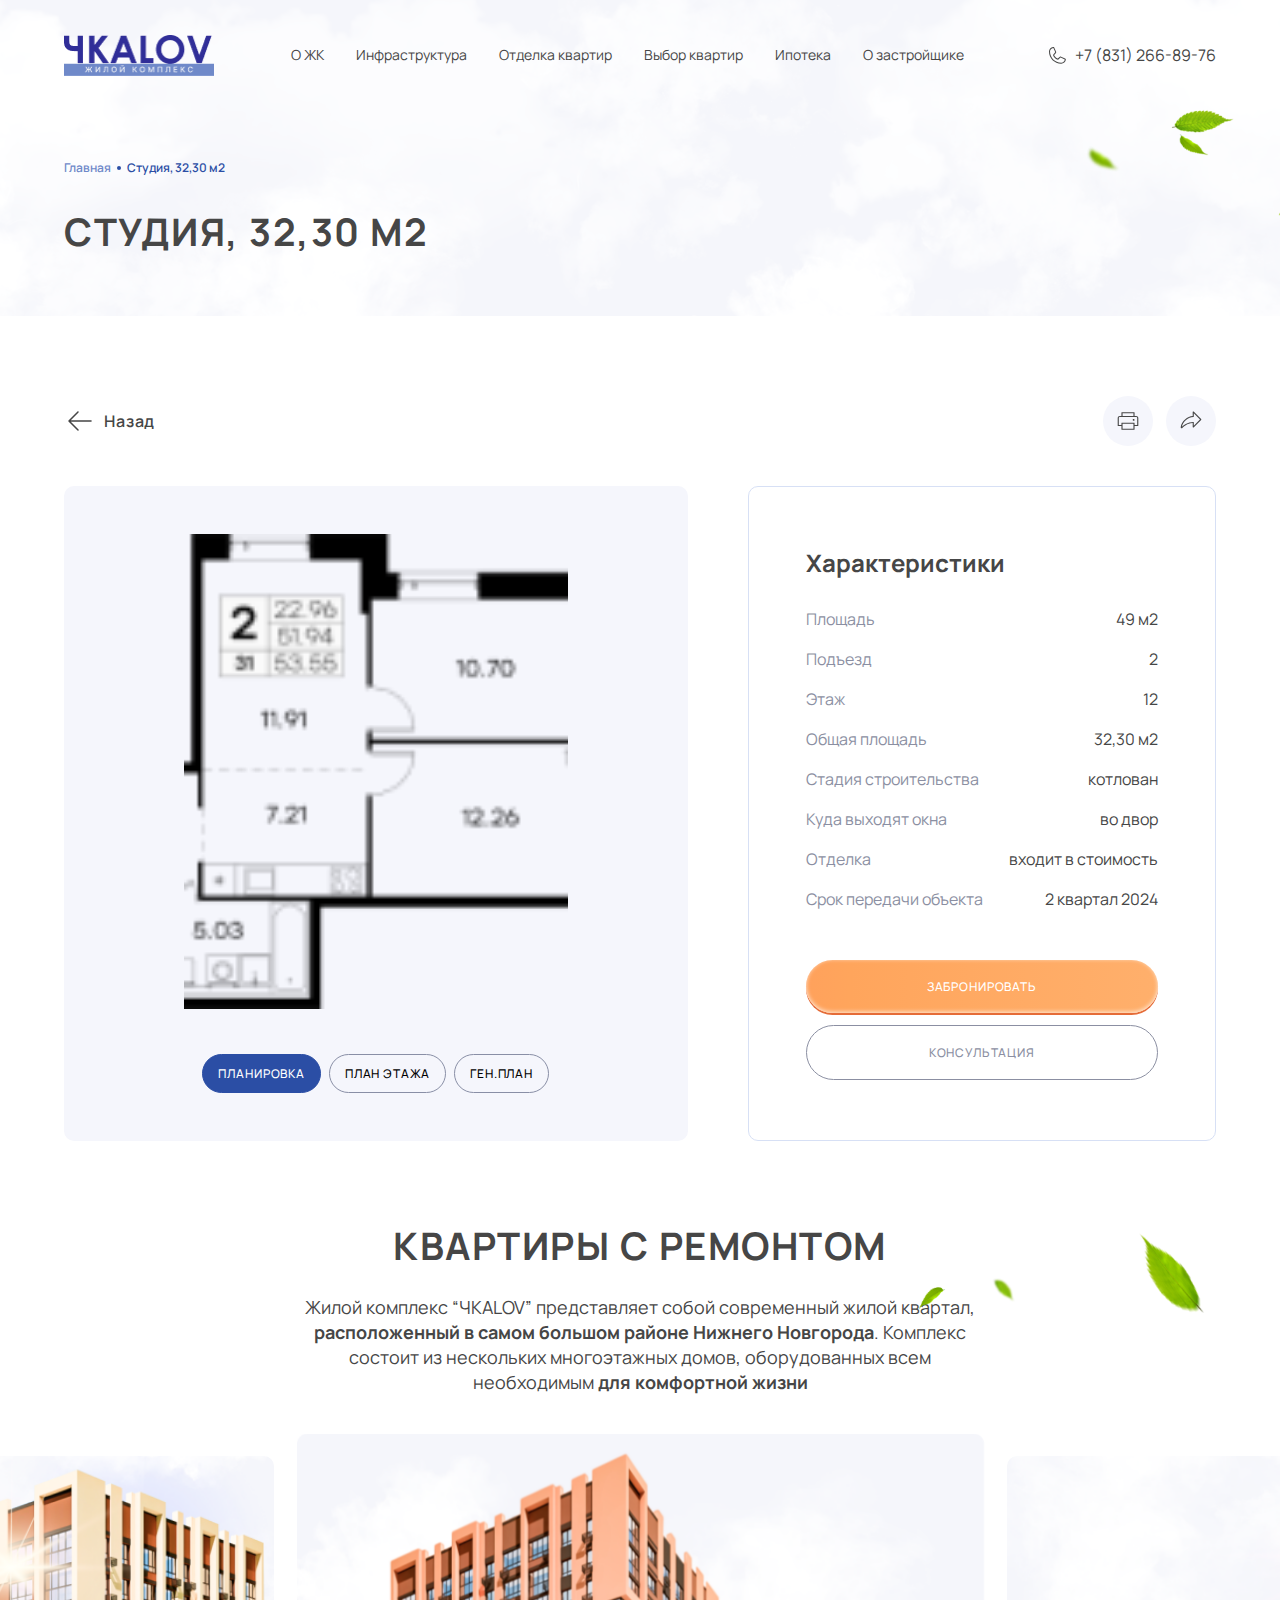
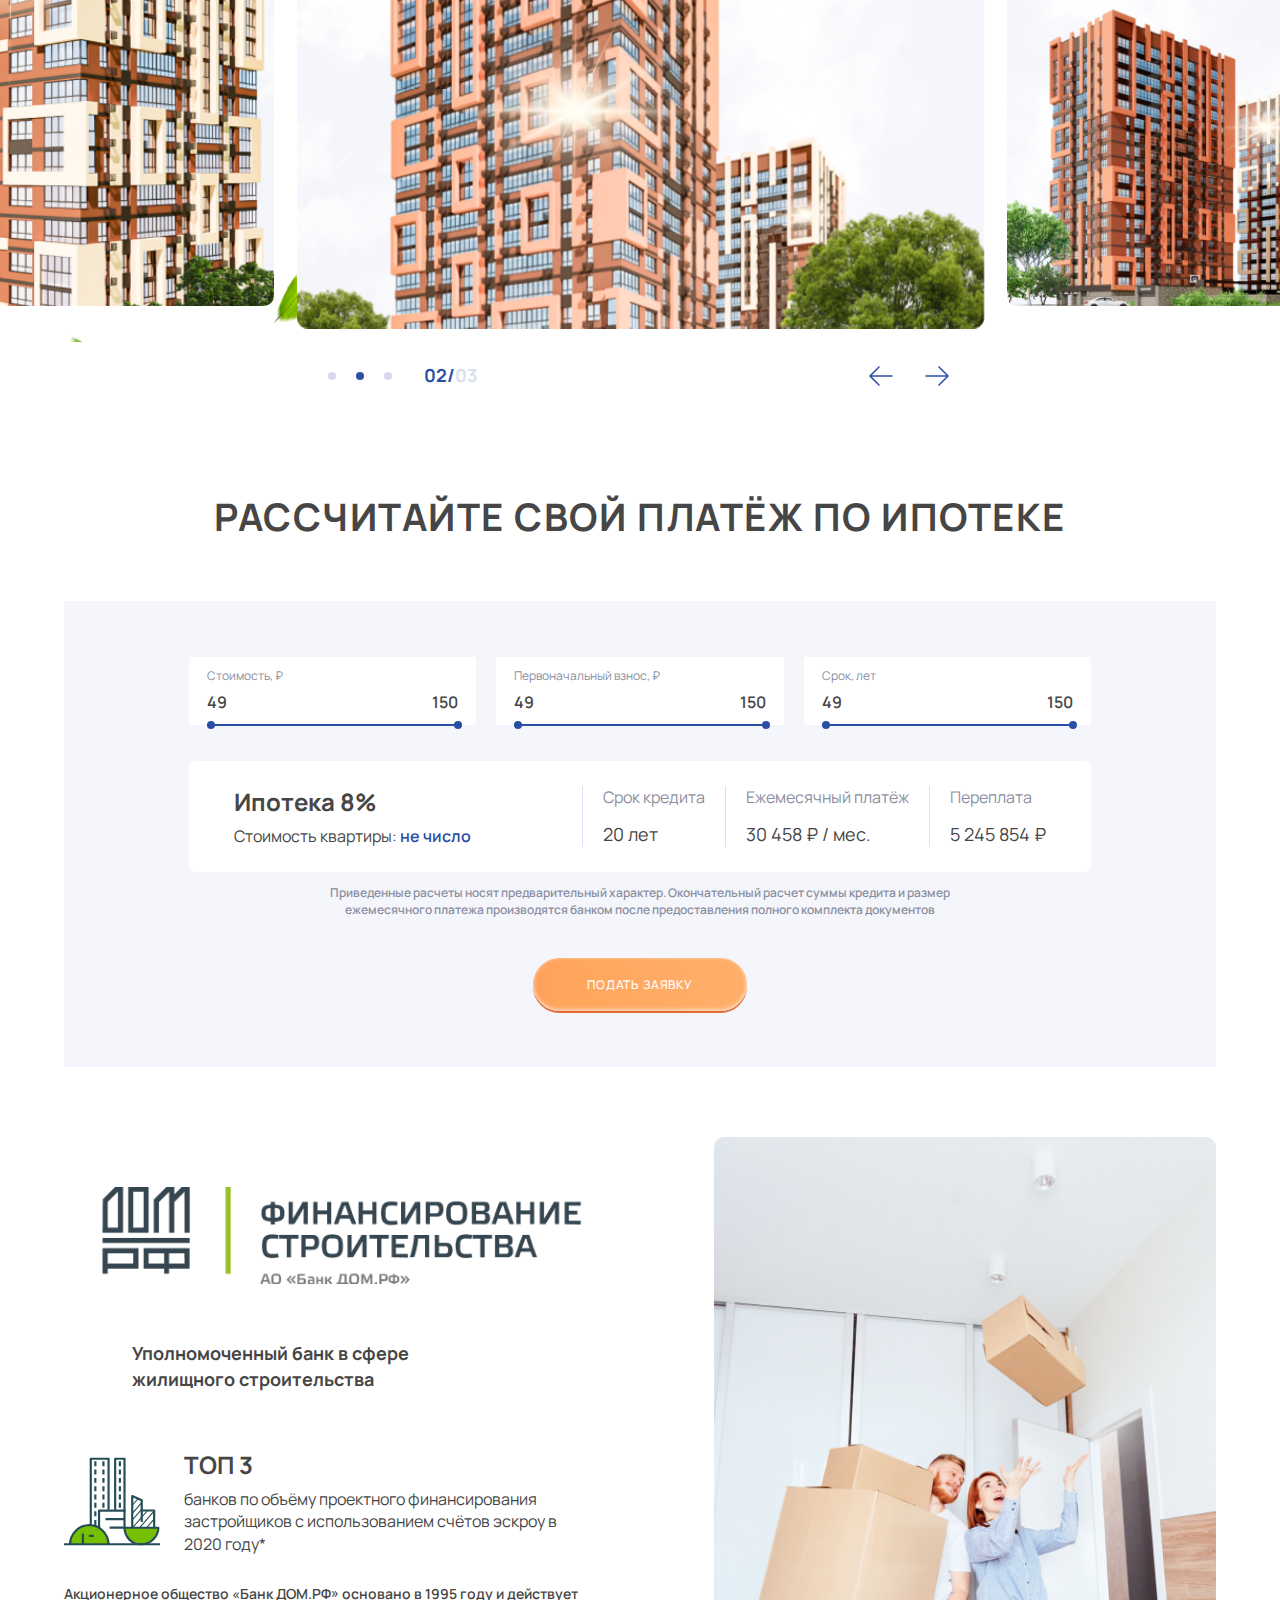
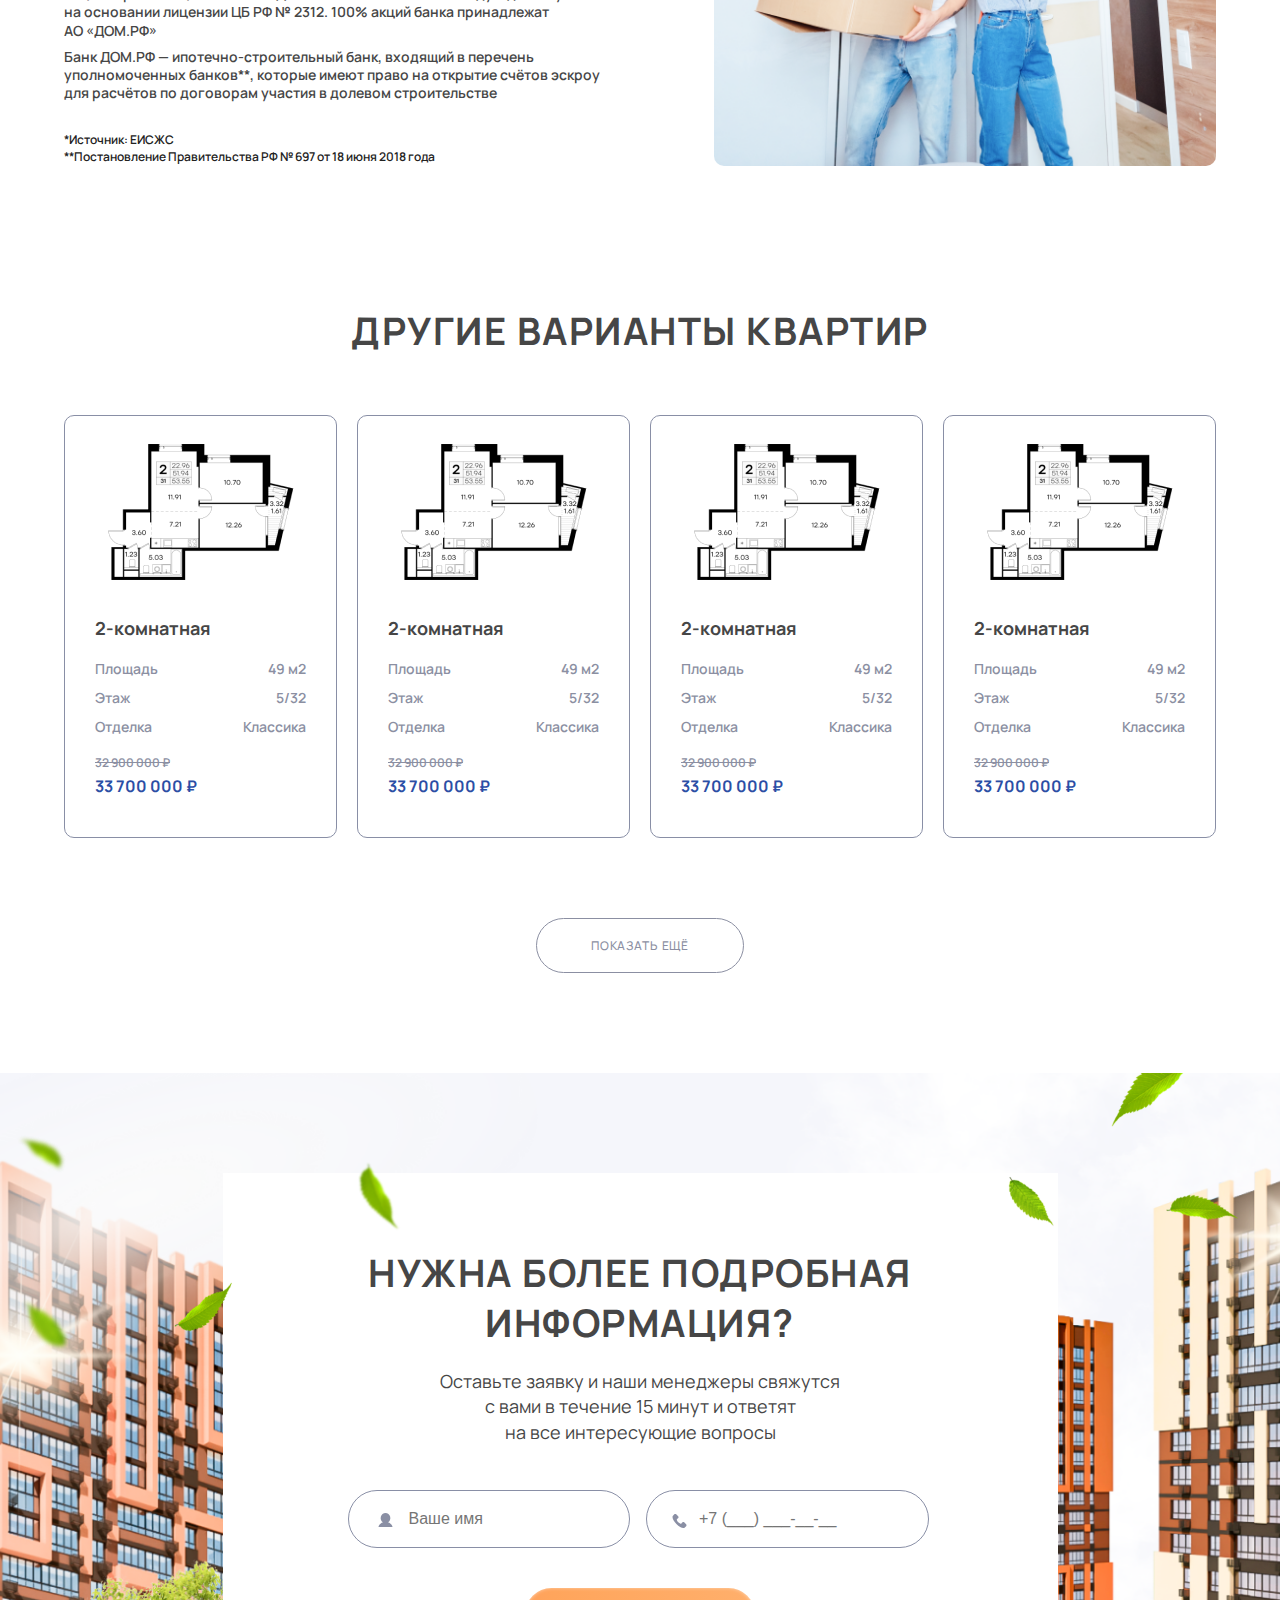
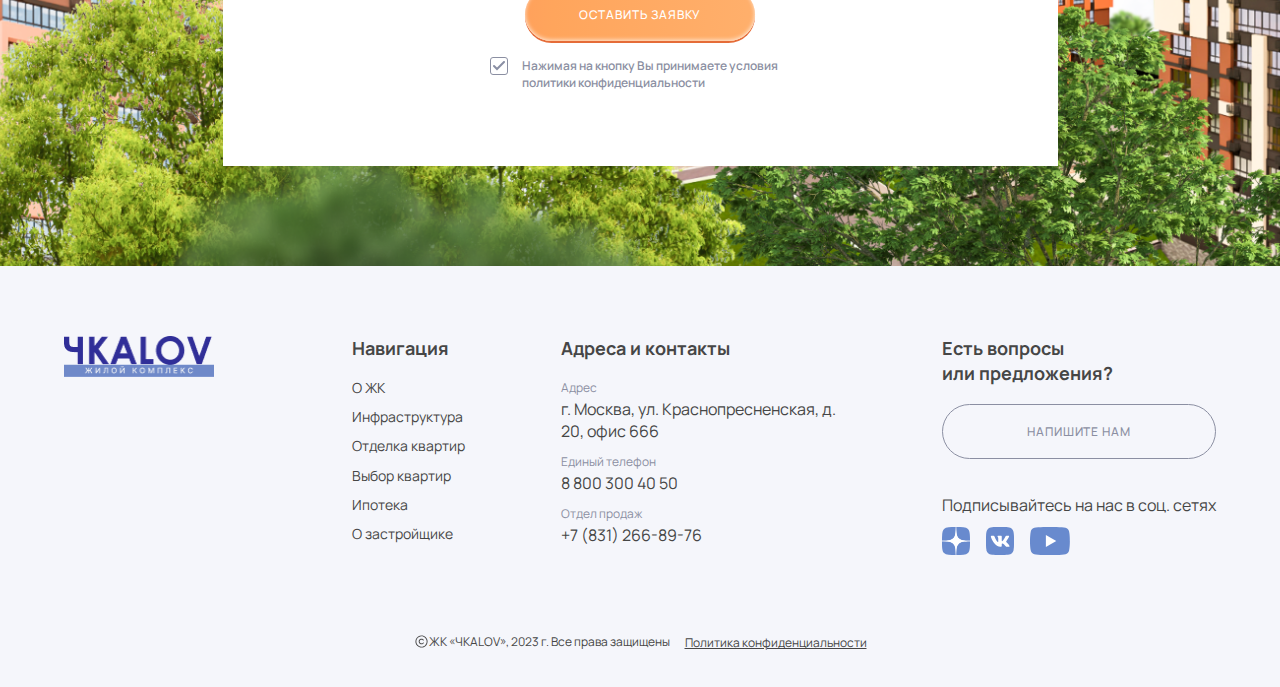
<file: apart.html>
<!DOCTYPE html>
<html lang="en">

<head>
	<meta charset="UTF-8">
	<meta name="viewport" content="width=device-width, initial-scale=1.0">
	<title>Главная</title>

	<link rel="apple-touch-icon" sizes="57x57" href="/favicon/apple-icon-57x57.png">
	<link rel="apple-touch-icon" sizes="60x60" href="/favicon/apple-icon-60x60.png">
	<link rel="apple-touch-icon" sizes="72x72" href="/favicon/apple-icon-72x72.png">
	<link rel="apple-touch-icon" sizes="76x76" href="/favicon/apple-icon-76x76.png">
	<link rel="apple-touch-icon" sizes="114x114" href="/favicon/apple-icon-114x114.png">
	<link rel="apple-touch-icon" sizes="120x120" href="/favicon/apple-icon-120x120.png">
	<link rel="apple-touch-icon" sizes="144x144" href="/favicon/apple-icon-144x144.png">
	<link rel="apple-touch-icon" sizes="152x152" href="/favicon/apple-icon-152x152.png">
	<link rel="apple-touch-icon" sizes="180x180" href="/favicon/apple-icon-180x180.png">
	<link rel="icon" type="image/png" sizes="192x192" href="/favicon/android-icon-192x192.png">
	<link rel="icon" type="image/png" sizes="32x32" href="/favicon/favicon-32x32.png">
	<link rel="icon" type="image/png" sizes="96x96" href="/favicon/favicon-96x96.png">
	<link rel="icon" type="image/png" sizes="16x16" href="/favicon/favicon-16x16.png">
	<link rel="manifest" href="/favicon/manifest.json">
	<meta name="msapplication-TileColor" content="#ffffff">
	<meta name="msapplication-TileImage" content="/favicon/ms-icon-144x144.png">
	<meta name="theme-color" content="#ffffff">

	<!-- Styles -->
	<link rel="stylesheet" href="css/fonts.css">
	<!-- libs -->
	<link rel="stylesheet" href="libs/fancybox/style.css">
	<link rel="stylesheet" href="libs/swiper/swiper-bundle.css">
	<link rel="stylesheet" href="libs/jquery/jqueryUI.css">
	<!--  -->
	<link rel="stylesheet" href="css/vars.css">
	<link rel="stylesheet" href="css/general.css">
	<link rel="stylesheet" href="css/global.css">
	<link rel="stylesheet" href="css/layout.css">
	<link rel="stylesheet" href="css/index.css">
	<link rel="stylesheet" href="css/animate.css">

	<!-- Media -->
	<link rel="stylesheet" href="css/media.css">
	<link rel="stylesheet" href="css/max1200.css">
	<link rel="stylesheet" href="css/max991.css">
	<link rel="stylesheet" href="css/max768.css">
	<link rel="stylesheet" href="css/max550.css">
	<link rel="stylesheet" href="css/max375.css">
</head>

<body>
	<div class="wrapper">
		<header class="head">
			<div class="container">
				<div class="head__logo">
					<a href="/" class="logo">
						<img src="/images/logo.png" alt="logo">
					</a>
				</div>
				<nav class="head__nav">
					<ul class="head__nav_list">
						<li class="head__nav_item"><a class="nav-link head__nav_link" href="#about">О ЖК</a></li>
						<li class="head__nav_item"><a class="nav-link head__nav_link" href="#map">Инфраструктура</a></li>
						<li class="head__nav_item"><a class="nav-link head__nav_link" href="#finishings">Отделка квартир</a>
						</li>
						<li class="head__nav_item"><a class="nav-link head__nav_link" href="#aparts">Выбор квартир</a></li>
						<li class="head__nav_item"><a class="nav-link head__nav_link" href="#calc">Ипотека</a></li>
						<li class="head__nav_item"><a class="nav-link head__nav_link" href="#faq">О застройщике</a></li>
					</ul>
				</nav>

				<div class="head__call">
					<div class="head__call_link">
						<a href="tel:+78312668976" class="phone-link">
							<svg width="32" height="33" viewBox="0 0 32 33" fill="none" xmlns="http://www.w3.org/2000/svg">
								<path
									d="M24.1277 19.4694L20.0664 17.6494C19.8823 17.5705 19.6816 17.5388 19.4822 17.5571C19.2829 17.5754 19.0912 17.6432 18.9246 17.7543C18.9077 17.7651 18.8916 17.7772 18.8765 17.7904L16.7538 19.5958C16.7318 19.6078 16.7073 19.6145 16.6822 19.6154C16.6571 19.6163 16.6322 19.6114 16.6094 19.601C15.245 18.9424 13.8316 17.5376 13.1704 16.1921C13.1594 16.1696 13.1537 16.1449 13.1537 16.1199C13.1537 16.0949 13.1594 16.0702 13.1704 16.0477L14.9819 13.8984C14.9949 13.8824 15.007 13.8658 15.018 13.8485C15.1275 13.6813 15.1937 13.4894 15.2105 13.2902C15.2273 13.0911 15.1942 12.8908 15.1143 12.7076L13.3071 8.65312C13.2045 8.41378 13.027 8.21418 12.8013 8.08427C12.5756 7.95437 12.3139 7.90117 12.0554 7.93266C10.9319 8.08036 9.90063 8.63209 9.15431 9.48474C8.40798 10.3374 7.99765 11.4326 8.00001 12.5658C8.00001 19.2975 13.4765 24.774 20.2082 24.774C21.3413 24.7761 22.4364 24.3658 23.2891 23.6195C24.1417 22.8732 24.6934 21.842 24.8413 20.7186C24.8727 20.4613 24.8203 20.2007 24.6917 19.9757C24.5631 19.7506 24.3653 19.573 24.1277 19.4694ZM20.2082 23.7423C14.0457 23.7423 9.03169 18.7283 9.03169 12.5658C9.02882 11.6836 9.34721 10.8306 9.9274 10.1661C10.5076 9.50157 11.3099 9.07102 12.1843 8.95489H12.2041C12.2388 8.95553 12.2724 8.96663 12.3006 8.98673C12.3288 9.00683 12.3503 9.03498 12.3623 9.06751L14.1763 13.1177C14.1867 13.1402 14.192 13.1647 14.192 13.1895C14.192 13.2143 14.1867 13.2388 14.1763 13.2613L12.3614 15.4158C12.3479 15.4312 12.3355 15.4475 12.3245 15.4648C12.2109 15.6382 12.144 15.8379 12.1303 16.0447C12.1166 16.2515 12.1565 16.4584 12.2462 16.6452C13.0088 18.2065 14.5821 19.7677 16.1606 20.5303C16.3485 20.6195 16.5564 20.6585 16.7639 20.6434C16.9713 20.6284 17.1714 20.5598 17.3444 20.4444C17.3608 20.4332 17.3771 20.4211 17.3926 20.4082L19.5144 18.6028C19.5354 18.5915 19.5585 18.585 19.5823 18.5835C19.606 18.582 19.6298 18.5856 19.652 18.5942L23.7142 20.4143C23.7474 20.4284 23.7753 20.4526 23.794 20.4835C23.8126 20.5143 23.8211 20.5503 23.8182 20.5862C23.7027 21.4611 23.2726 22.264 22.6082 22.8448C21.9438 23.4256 21.0907 23.7447 20.2082 23.7423Z"
									fill="#464646" />
							</svg>
							<span class="num">+7 (831) 266-89-76</span>

						</a>
					</div>
					<div class="head__burger">
						<button class="head__burger_btn btn" data-target="mobile">
							<div class="burger">
								<span class="burger-line"></span>
								<span class="burger-line"></span>
								<span class="burger-line"></span>
							</div>
						</button>
					</div>
				</div>

			</div>
		</header>

		<main class="main">

			<!-- FS -->
			<section class="section fs section_pb3">
				<div class="fs__decor_right">

					<div class="fs__decor_right-foll">
						<img src="/images/pngwing 8(1).png" alt="">

					</div>
				</div>
				<div class="container">
					<div class="breadcrumbs">
						<ul class="breadcrumbs__list">
							<li class="breadcrumbs__item">
								<a href="/">Главная</a>
							</li>
							<li class="breadcrumbs__item">
								<span>Студия, 32,30 м2</span>
							</li>
						</ul>
					</div>
					<h1 class="h2 text-left">Студия, 32,30 м2</h2>
				</div>
			</section>
			<!-- END FS -->

			<!-- APART -->
			<section class="apart section section_white section_pt4 section_pb0">
				<div class="container">
					<div class="page__control">
						<button class="page__back_link btn btn-with-icon">
							<svg xmlns="http://www.w3.org/2000/svg" width="32" height="32" viewBox="0 0 32 32" fill="none">
								<path
									d="M27.7493 15.9998C27.7493 16.1988 27.6703 16.3895 27.5297 16.5302C27.389 16.6708 27.1983 16.7498 26.9993 16.7498H6.81059L14.5293 24.4698C14.603 24.5385 14.6621 24.6213 14.7031 24.7133C14.7441 24.8053 14.7662 24.9046 14.7679 25.0053C14.7697 25.106 14.7512 25.2061 14.7135 25.2994C14.6757 25.3928 14.6196 25.4777 14.5484 25.5489C14.4772 25.6201 14.3923 25.6762 14.2989 25.714C14.2055 25.7517 14.1055 25.7702 14.0048 25.7684C13.9041 25.7667 13.8048 25.7446 13.7128 25.7036C13.6208 25.6626 13.538 25.6035 13.4693 25.5298L4.46934 16.5298C4.32889 16.3892 4.25 16.1986 4.25 15.9998C4.25 15.8011 4.32889 15.6105 4.46934 15.4698L13.4693 6.46985C13.6115 6.33737 13.7996 6.26524 13.9939 6.26867C14.1882 6.2721 14.3735 6.35081 14.511 6.48822C14.6484 6.62564 14.7271 6.81102 14.7305 7.00532C14.7339 7.19963 14.6618 7.38767 14.5293 7.52985L6.81059 15.2498H26.9993C27.1983 15.2498 27.389 15.3289 27.5297 15.4695C27.6703 15.6102 27.7493 15.8009 27.7493 15.9998Z"
									fill="#464646" />
							</svg>
							Назад
						</button>
						<div class="page__control_links">
							<button class="btn btn-circle print_button">
								<svg xmlns="http://www.w3.org/2000/svg" width="24" height="24" viewBox="0 0 24 24" fill="none">
									<path
										d="M20.1253 6.9375H18.5625V3.75C18.5625 3.60082 18.5032 3.45774 18.3977 3.35225C18.2923 3.24676 18.1492 3.1875 18 3.1875H6C5.85082 3.1875 5.70774 3.24676 5.60225 3.35225C5.49676 3.45774 5.4375 3.60082 5.4375 3.75V6.9375H3.87469C2.66906 6.9375 1.6875 7.86281 1.6875 9V16.5C1.6875 16.6492 1.74676 16.7923 1.85225 16.8977C1.95774 17.0032 2.10082 17.0625 2.25 17.0625H5.4375V20.25C5.4375 20.3992 5.49676 20.5423 5.60225 20.6477C5.70774 20.7532 5.85082 20.8125 6 20.8125H18C18.1492 20.8125 18.2923 20.7532 18.3977 20.6477C18.5032 20.5423 18.5625 20.3992 18.5625 20.25V17.0625H21.75C21.8992 17.0625 22.0423 17.0032 22.1477 16.8977C22.2532 16.7923 22.3125 16.6492 22.3125 16.5V9C22.3125 7.86281 21.3309 6.9375 20.1253 6.9375ZM6.5625 4.3125H17.4375V6.9375H6.5625V4.3125ZM17.4375 19.6875H6.5625V14.8125H17.4375V19.6875ZM21.1875 15.9375H18.5625V14.25C18.5625 14.1008 18.5032 13.9577 18.3977 13.8523C18.2923 13.7468 18.1492 13.6875 18 13.6875H6C5.85082 13.6875 5.70774 13.7468 5.60225 13.8523C5.49676 13.9577 5.4375 14.1008 5.4375 14.25V15.9375H2.8125V9C2.8125 8.48344 3.28875 8.0625 3.87469 8.0625H20.1253C20.7113 8.0625 21.1875 8.48344 21.1875 9V15.9375ZM18.5625 10.875C18.5625 11.0604 18.5075 11.2417 18.4045 11.3958C18.3015 11.55 18.1551 11.6702 17.9838 11.7411C17.8125 11.8121 17.624 11.8307 17.4421 11.7945C17.2602 11.7583 17.0932 11.669 16.9621 11.5379C16.831 11.4068 16.7417 11.2398 16.7055 11.0579C16.6693 10.876 16.6879 10.6875 16.7589 10.5162C16.8298 10.3449 16.95 10.1985 17.1042 10.0955C17.2583 9.99248 17.4396 9.9375 17.625 9.9375C17.8736 9.9375 18.1121 10.0363 18.2879 10.2121C18.4637 10.3879 18.5625 10.6264 18.5625 10.875Z"
										fill="#464646" />
								</svg>
							</button>
							<button class="btn btn-circle share_button">
								<svg xmlns="http://www.w3.org/2000/svg" width="24" height="24" viewBox="0 0 24 24" fill="none">
									<path
										d="M22.1473 10.103L14.6473 2.60298C14.5686 2.52441 14.4685 2.47092 14.3594 2.44926C14.2504 2.42759 14.1373 2.43873 14.0346 2.48127C13.9319 2.5238 13.8441 2.59582 13.7823 2.68823C13.7204 2.78064 13.6874 2.8893 13.6873 3.00048V6.95673C8.5798 7.29329 2.40074 12.113 1.69387 18.2686C1.67091 18.4646 1.71039 18.6629 1.80669 18.8351C1.90299 19.0074 2.0512 19.1449 2.23019 19.228C2.40919 19.3111 2.60985 19.3356 2.80359 19.298C2.99732 19.2604 3.17426 19.1626 3.30918 19.0186C4.3648 17.8927 8.15605 14.3067 13.6873 14.0752V18.0005C13.6874 18.1117 13.7204 18.2203 13.7823 18.3127C13.8441 18.4051 13.9319 18.4772 14.0346 18.5197C14.1373 18.5622 14.2504 18.5734 14.3594 18.5517C14.4685 18.53 14.5686 18.4765 14.6473 18.398L22.1473 10.898C22.2526 10.7925 22.3118 10.6495 22.3118 10.5005C22.3118 10.3514 22.2526 10.2085 22.1473 10.103ZM14.8123 16.643V13.5005C14.8123 13.3513 14.753 13.2082 14.6476 13.1027C14.5421 12.9972 14.399 12.938 14.2498 12.938C11.6501 12.938 9.11605 13.6177 6.7198 14.9583C5.32314 15.7429 4.03663 16.7091 2.89387 17.8317C3.33449 15.3417 4.78387 12.9567 7.01887 11.0564C9.23137 9.18236 11.9332 8.06298 14.2498 8.06298C14.399 8.06298 14.5421 8.00372 14.6476 7.89823C14.753 7.79274 14.8123 7.64967 14.8123 7.50048V4.35892L20.9539 10.5005L14.8123 16.643Z"
										fill="#464646" />
								</svg>
							</button>
						</div>
					</div>
					<div class="about__apart">
						<div class="about__apart_sheme apart__sheme">
							<div class="apart__sheme_img" id="tab1" data-fancybox="sheme" data-src="/images/apart-sheme.png">
								<img src="/images/apart-sheme.png" alt="Планировка">
								<div class="before">
									<svg xmlns="http://www.w3.org/2000/svg" fill="#FFFFFF" viewBox="0 0 50 50" width="50px"
										height="50px">
										<path
											d="M 21 3 C 11.654545 3 4 10.654545 4 20 C 4 29.345455 11.654545 37 21 37 C 24.701287 37 28.127393 35.786719 30.927734 33.755859 L 44.085938 46.914062 L 46.914062 44.085938 L 33.875 31.046875 C 36.43682 28.068316 38 24.210207 38 20 C 38 10.654545 30.345455 3 21 3 z M 21 5 C 29.254545 5 36 11.745455 36 20 C 36 28.254545 29.254545 35 21 35 C 12.745455 35 6 28.254545 6 20 C 6 11.745455 12.745455 5 21 5 z" />
									</svg>
								</div>
							</div>
							<div class="apart__sheme_img" id="tab2" data-fancybox="sheme" data-src="/images/студия1 1.png">
								<img src="/images/студия1 1.png" alt="Планировка">
								<div class="before">
									<svg xmlns="http://www.w3.org/2000/svg" fill="#FFFFFF" viewBox="0 0 50 50" width="50px"
										height="50px">
										<path
											d="M 21 3 C 11.654545 3 4 10.654545 4 20 C 4 29.345455 11.654545 37 21 37 C 24.701287 37 28.127393 35.786719 30.927734 33.755859 L 44.085938 46.914062 L 46.914062 44.085938 L 33.875 31.046875 C 36.43682 28.068316 38 24.210207 38 20 C 38 10.654545 30.345455 3 21 3 z M 21 5 C 29.254545 5 36 11.745455 36 20 C 36 28.254545 29.254545 35 21 35 C 12.745455 35 6 28.254545 6 20 C 6 11.745455 12.745455 5 21 5 z" />
									</svg>
								</div>
							</div>
							<div class="apart__sheme_img" id="tab3" data-fancybox="sheme" data-src="/images/apart-sheme.png">
								<img src="/images/apart-sheme.png" alt="Планировка">
								<div class="before">
									<svg xmlns="http://www.w3.org/2000/svg" fill="#FFFFFF" viewBox="0 0 50 50" width="50px"
										height="50px">
										<path
											d="M 21 3 C 11.654545 3 4 10.654545 4 20 C 4 29.345455 11.654545 37 21 37 C 24.701287 37 28.127393 35.786719 30.927734 33.755859 L 44.085938 46.914062 L 46.914062 44.085938 L 33.875 31.046875 C 36.43682 28.068316 38 24.210207 38 20 C 38 10.654545 30.345455 3 21 3 z M 21 5 C 29.254545 5 36 11.745455 36 20 C 36 28.254545 29.254545 35 21 35 C 12.745455 35 6 28.254545 6 20 C 6 11.745455 12.745455 5 21 5 z" />
									</svg>
								</div>
							</div>
							<div class="apart__sheme_tabs">
								<button class="apart__sheme_tab btn btn-tab" data-target="#tab1">Планировка</button>
								<button class="apart__sheme_tab btn btn-tab" data-target="#tab2">План этажа</button>
								<button class="apart__sheme_tab btn btn-tab" data-target="#tab3">ген.план</button>
							</div>
						</div>
						<div class="about__apart_desc apart__desc">
							<div class="apart__desc_container">
								<div class="about__apart_content">
									<h3 class="h3">Характеристики</h3>
									<ul class="apart__desc_list">
										<li class="apart__desc_item">
											<p class="light-text">
												<span class="title">Площадь</span>
												<span class="value">49 м2</span>
											</p>
										</li>
										<li class="apart__desc_item">
											<p class="light-text">
												<span class="title">Подъезд</span>
												<span class="value">2</span>
											</p>
										</li>
										<li class="apart__desc_item">
											<p class="light-text">
												<span class="title">Этаж</span>
												<span class="value">12</span>
											</p>
										</li>
										<li class="apart__desc_item">
											<p class="light-text">
												<span class="title">Общая площадь</span>
												<span class="value">32,30 м2</span>
											</p>
										</li>
										<li class="apart__desc_item">
											<p class="light-text">
												<span class="title">Стадия строительства</span>
												<span class="value">котлован</span>
											</p>
										</li>
										<li class="apart__desc_item">
											<p class="light-text">
												<span class="title">Куда выходят окна</span>
												<span class="value">во двор</span>
											</p>
										</li>
										<li class="apart__desc_item">
											<p class="light-text">
												<span class="title">Отделка</span>
												<span class="value">входит в стоимость</span>
											</p>
										</li>
										<li class="apart__desc_item">
											<p class="light-text">
												<span class="title">Срок передачи объекта</span>
												<span class="value">2 квартал 2024</span>
											</p>
										</li>
									</ul>

								</div>
								<div class="apart__desc_bottom">
									<button class="btn btn-color" data-fancybox data-src="#modal_recall">Забронировать</button>
									<button class="btn btn-secondary" data-fancybox
										data-src="#modal_recall">Консультация</button>

								</div>
							</div>

						</div>
					</div>
				</div>
			</section>
			<!-- END APART -->

			<!-- ABOUT -->
			<section id="about" class="section section_white section_pt4 section_pb0 about">
				<div class="about__decor_left">
					<img src="/images/pngwing 7(4).png" alt="">
				</div>
				<div class="about__decor_right">
					<img src="/images/pngwing 7(3).png" alt="">
				</div>
				<div class="container">

					<h2 class="h2">Квартиры с ремонтом</h2>
					<h4 class="about__desc h4-regular">
						<p>Жилой комплекс “ЧКАLOV” представляет собой современный жилой квартал, <b>расположенный в самом
								большом районе Нижнего Новгорода</b>. Комплекс состоит из нескольких многоэтажных домов,
							оборудованных всем необходимым <b>для комфортной жизни</b></p>
					</h4>
					<div class="about__slider_container">
						<div class="about__slider swiper">
							<div class="swiper-wrapper">
								<div class="about__slide swiper-slide">
									<img src="/images/pic1.png" alt="">
								</div>
								<div class="about__slide swiper-slide">
									<img src="/images/pic2.png" alt="">
								</div>
								<div class="about__slide swiper-slide">
									<img src="/images/pic3.png" alt="">
								</div>
							</div>
						</div>
						<div class="about__slider_control">
							<div class="about__slider_info">
								<div class="about__slider_pagination"></div>
								<div class="about__slider_nums"><span class="slide-num"></span>/<span
										class="slider-length"></span></div>
							</div>

							<div class="swiper-navigation about__slider_nav">
								<button class="about__slide_prev swiper-slide-prev btn">
									<svg width="32" height="32" viewBox="0 0 32 32" fill="none"
										xmlns="http://www.w3.org/2000/svg">
										<path
											d="M27.7493 15.9998C27.7493 16.1988 27.6703 16.3895 27.5297 16.5302C27.389 16.6708 27.1983 16.7498 26.9993 16.7498H6.81059L14.5293 24.4698C14.603 24.5385 14.6621 24.6213 14.7031 24.7133C14.7441 24.8053 14.7662 24.9046 14.7679 25.0053C14.7697 25.106 14.7512 25.2061 14.7135 25.2994C14.6757 25.3928 14.6196 25.4777 14.5484 25.5489C14.4772 25.6201 14.3923 25.6762 14.2989 25.714C14.2055 25.7517 14.1055 25.7702 14.0048 25.7684C13.9041 25.7667 13.8048 25.7446 13.7128 25.7036C13.6208 25.6626 13.538 25.6035 13.4693 25.5298L4.46934 16.5298C4.32889 16.3892 4.25 16.1986 4.25 15.9998C4.25 15.8011 4.32889 15.6105 4.46934 15.4698L13.4693 6.46985C13.6115 6.33737 13.7996 6.26524 13.9939 6.26867C14.1882 6.2721 14.3735 6.35081 14.511 6.48822C14.6484 6.62564 14.7271 6.81102 14.7305 7.00532C14.7339 7.19963 14.6618 7.38767 14.5293 7.52985L6.81059 15.2498H26.9993C27.1983 15.2498 27.389 15.3289 27.5297 15.4695C27.6703 15.6102 27.7493 15.8009 27.7493 15.9998Z"
											fill="#2B4EA5" />
									</svg>
								</button>
								<button class="about__slide_next swiper-slide-next btn">
									<svg width="32" height="32" viewBox="0 0 32 32" fill="none"
										xmlns="http://www.w3.org/2000/svg">
										<path
											d="M27.53 16.5301L18.53 25.5301C18.3878 25.6626 18.1998 25.7347 18.0055 25.7313C17.8112 25.7278 17.6258 25.6491 17.4884 25.5117C17.351 25.3743 17.2723 25.1889 17.2688 24.9946C17.2654 24.8003 17.3375 24.6123 17.47 24.4701L25.1887 16.7501H5C4.80109 16.7501 4.61032 16.6711 4.46967 16.5304C4.32902 16.3898 4.25 16.199 4.25 16.0001C4.25 15.8012 4.32902 15.6104 4.46967 15.4698C4.61032 15.3291 4.80109 15.2501 5 15.2501H25.1887L17.47 7.53009C17.3375 7.38792 17.2654 7.19987 17.2688 7.00557C17.2723 6.81127 17.351 6.62588 17.4884 6.48847C17.6258 6.35106 17.8112 6.27234 18.0055 6.26892C18.1998 6.26549 18.3878 6.33761 18.53 6.47009L27.53 15.4701C27.6705 15.6107 27.7493 15.8013 27.7493 16.0001C27.7493 16.1988 27.6705 16.3895 27.53 16.5301Z"
											fill="#2B4EA5" />
									</svg>
								</button>
							</div>

						</div>

					</div>


				</div>
			</section>
			<!-- END ABOUT -->

			<!-- CALC -->
			<section id="calc" class="section section_white calc">
				<div class="container">
					<h2 class="h2">Рассчитайте свой платёж по ипотеке</h2>
					<div class="calc__form">
						<div class="calc__form_fields">
							<div class="filter__form_field">
								<span class="dropdown__title xs-font">Стоимость, ₽</span>
								<div class="range-field place-range">
									<div class="range-field__values">
										<div class="range-field__value-min"><input type="text" name="place-min"
												class="polzunok-input-5-left" />
											<span class="value"></span>
										</div>
										<div class="range-field__value-max"><input type="text" name="place-max"
												class="polzunok-input-5-right " />
											<span class="value"></span>
										</div>
									</div>
									<div class="range-field__input">
										<div class="range-field__line">
											<div class="polzunok-5"></div>
										</div>
									</div>

								</div>
							</div>
							<div class="filter__form_field">
								<span class="dropdown__title xs-font">Первоначальный взнос, ₽</span>
								<div class="range-field place-range">
									<div class="range-field__values">
										<div class="range-field__value-min"><input type="text" name="place-min"
												class="polzunok-input-5-left" />
											<span class="value"></span>
										</div>
										<div class="range-field__value-max"><input type="text" name="place-max"
												class="polzunok-input-5-right " />
											<span class="value"></span>
										</div>
									</div>
									<div class="range-field__input">
										<div class="range-field__line">
											<div class="polzunok-5"></div>
										</div>
									</div>

								</div>
							</div>
							<div class="filter__form_field">
								<span class="dropdown__title xs-font">Срок, лет</span>
								<div class="range-field place-range">
									<div class="range-field__values">
										<div class="range-field__value-min"><input type="text" name="place-min"
												class="polzunok-input-5-left" />
											<span class="value"></span>
										</div>
										<div class="range-field__value-max"><input type="text" name="place-max"
												class="polzunok-input-5-right " />
											<span class="value"></span>
										</div>
									</div>
									<div class="range-field__input">
										<div class="range-field__line">
											<div class="polzunok-5"></div>
										</div>
									</div>

								</div>
							</div>
						</div>
						<div class="calc__res">
							<div class="calc__res_price">
								<h3 class="h3">Ипотека 8%</h3>
								<p>
									<span class="main-font">Стоимость квартиры:</span> <span class="price">10 329 999</span>
								</p>
							</div>
							<div class="calc__res_fields">
								<div class="calc__res_field">
									<p class="light-text">Срок кредита</p>
									<p class="value">20 лет</p>
								</div>
								<div class="calc__res_field">
									<p class="light-text">Ежемесячный платёж</p>
									<p class="value">30 458 ₽ / мес.</p>
								</div>
								<div class="calc__res_field">
									<p class="light-text">Переплата</p>
									<p class="value">5 245 854 ₽</p>
								</div>
							</div>
						</div>
						<div class="calc__res_subtext xs-font light-text">
							Приведенные расчеты носят предварительный характер. Окончательный расчет суммы кредита и размер
							ежемесячного платежа производятся банком после предоставления полного комплекта документов
						</div>
						<div class="calc__resp">
							<button class="btn btn-color" data-fancybox data-src="#modal_recall">Подать заявку</button>
						</div>
					</div>
					<div class="calc__developer">
						<div class="calc__developer_info">
							<div class="calc__developer_link">
								<a href="https://дом.рф" target="_blank">
									<img src="/images/дом.рф.png" alt="дом.рф логотип">
								</a>
							</div>
							<div class="calc__developer_quote">
								<h4 class="h4">Уполномоченный банк
									в сфере жилищного строительства</h4>
							</div>
							<div class="calc__developer_rating">
								<div class="icon">
									<img src="/images/icons/bank.svg" alt="bank icon">
								</div>
								<div class="text main-font">
									<h3 class="h3">ТОП 3</h3>
									<p>банков по объёму проектного финансирования застройщиков с использованием счётов эскроу в
										2020 году*</p>
								</div>
							</div>
							<div class="calc__developer_desc">
								<p>
									Акционерное общество «Банк ДОМ.РФ» основано в 1995 году
									и действует на основании лицензии ЦБ РФ № 2312. 100% акций банка принадлежат АО «ДОМ.РФ»
								</p>
								<p>
									Банк ДОМ.РФ — ипотечно-строительный банк, входящий в перечень
									уполномоченных банков**, которые имеют право на открытие счётов эскроу для расчётов
									по договорам участия в долевом строительстве
								</p>
							</div>
							<div class="calc__developer_note">
								<p>*Источник: ЕИСЖС</p>
								<p>**Постановление Правительства РФ № 697 от 18 июня 2018 года</p>
							</div>
						</div>
						<div class="calc__developer_img">
							<img src="/images/developer-image.png" alt="">
						</div>
					</div>

				</div>
			</section>
			<!-- END CALC -->

			<!-- APARTS -->
			<section id="aparts" class="section aparts section_pt2 section_white">
				<div class="container">
					<h2 class="h2">Другие варианты квартир</h2>
					<!-- <div class="aparts__filter filter">
						<form action="" class="aparts__filter_form filter__form">
							<div class="filter__form_fields">
								<div class="filter__form_field">
									<span class="dropdown__title xs-font">Номер дома</span>
									<div class="dropdown">

										<div class="dropdown__value">
											<span class="value">Любой</span>
											<span class="icon">
												<svg width="19" height="20" viewBox="0 0 19 20" fill="none"
													xmlns="http://www.w3.org/2000/svg">
													<path
														d="M9.5 2.28125C7.97338 2.28125 6.48104 2.73395 5.2117 3.58209C3.94235 4.43024 2.95302 5.63574 2.36881 7.04616C1.78459 8.45658 1.63174 10.0086 1.92957 11.5059C2.2274 13.0031 2.96254 14.3785 4.04202 15.458C5.12151 16.5375 6.49686 17.2726 7.99415 17.5704C9.49144 17.8683 11.0434 17.7154 12.4538 17.1312C13.8643 16.547 15.0698 15.5576 15.9179 14.2883C16.7661 13.019 17.2188 11.5266 17.2188 10C17.2166 7.95352 16.4027 5.99148 14.9556 4.54441C13.5085 3.09733 11.5465 2.28341 9.5 2.28125ZM9.5 16.5312C8.20824 16.5312 6.94549 16.1482 5.87144 15.4305C4.79738 14.7129 3.96025 13.6928 3.46592 12.4994C2.97158 11.306 2.84224 9.99275 3.09425 8.72582C3.34626 7.45888 3.9683 6.29512 4.88171 5.38171C5.79512 4.4683 6.95888 3.84626 8.22582 3.59425C9.49276 3.34224 10.806 3.47158 11.9994 3.96591C13.1928 4.46025 14.2129 5.29737 14.9305 6.37143C15.6482 7.44549 16.0313 8.70824 16.0313 10C16.0293 11.7316 15.3405 13.3917 14.1161 14.6161C12.8917 15.8405 11.2316 16.5293 9.5 16.5312ZM12.8888 8.39242C12.944 8.44757 12.9878 8.51305 13.0177 8.58513C13.0476 8.65721 13.063 8.73447 13.063 8.8125C13.063 8.89053 13.0476 8.96779 13.0177 9.03987C12.9878 9.11195 12.944 9.17743 12.8888 9.23258L9.92008 12.2013C9.86494 12.2565 9.79945 12.3003 9.72737 12.3302C9.65529 12.3601 9.57803 12.3755 9.5 12.3755C9.42198 12.3755 9.34471 12.3601 9.27263 12.3302C9.20055 12.3003 9.13507 12.2565 9.07993 12.2013L6.11118 9.23258C5.99976 9.12117 5.93717 8.97006 5.93717 8.8125C5.93717 8.65494 5.99976 8.50383 6.11118 8.39242C6.22259 8.28101 6.37369 8.21842 6.53125 8.21842C6.68881 8.21842 6.83992 8.28101 6.95133 8.39242L9.5 10.9418L12.0487 8.39242C12.1038 8.33722 12.1693 8.29342 12.2414 8.26354C12.3135 8.23366 12.3907 8.21828 12.4688 8.21828C12.5468 8.21828 12.624 8.23366 12.6961 8.26354C12.7682 8.29342 12.8337 8.33722 12.8888 8.39242Z"
														fill="#464646" />
												</svg>
											</span>

										</div>
										<div class="dropdown__list">
											<label class="dropdown__item">
												<input type="radio" name="house" value="">
												<span class="value">Любой</span>
											</label>
											<label class="dropdown__item">
												<input type="radio" name="house" value="12">
												<span class="value">12</span>

											</label>
											<label class="dropdown__item">
												<input type="radio" name="house" value="13">
												<span class="value">13</span>
											</label>
											<label class="dropdown__item">
												<input type="radio" name="house" value="14">
												<span class="value">14</span>
											</label>
										</div>
									</div>
								</div>
								<div class="filter__form_field">
									<span class="dropdown__title xs-font">Комнатность</span>
									<div class="line-select">
										<div class="line-select__fields">
											<label class="line-select__field">
												<input type="radio" name="rooms" value="студия">
												<span class="value">Студия</span>
											</label>
											<label class="line-select__field">
												<input type="radio" name="rooms" value="1">
												<span class="value">1</span>
											</label>
											<label class="line-select__field">
												<input type="radio" name="rooms" value="2">
												<span class="value">2</span>
											</label>
											<label class="line-select__field">
												<input type="radio" name="rooms" value="3">
												<span class="value">3</span>
											</label>
										</div>
									</div>
								</div>
								<div class="filter__form_field">
									<span class="dropdown__title xs-font">Этаж</span>
									<div class="range-field fill-range">
										<div class="range-field__values">
											<div class="range-field__value-min"><input type="text" name="fill-min"
													class="polzunok-input-5-left" /><span class="value"></span></div>
											<div class="range-field__value-max"><input type="text" name="fill-max"
													class="polzunok-input-5-right " /><span class="value"></span></div>


										</div>
										<div class="range-field__input">
											<div class="range-field__line">
												<div class="polzunok-5"></div>
											</div>
										</div>

									</div>
								</div>
								<div class="filter__form_field">
									<span class="dropdown__title xs-font">Площадь, м2</span>
									<div class="range-field place-range">
										<div class="range-field__values">
											<div class="range-field__value-min"><input type="text" name="place-min"
													class="polzunok-input-5-left" />
												<span class="value"></span>
											</div>
											<div class="range-field__value-max"><input type="text" name="place-max"
													class="polzunok-input-5-right " />
												<span class="value"></span>
											</div>
										</div>
										<div class="range-field__input">
											<div class="range-field__line">
												<div class="polzunok-5"></div>
											</div>
										</div>

									</div>
								</div>
								<div class="filter__form_field">
									<span class="dropdown__title xs-font">Стоимость, млн.₽</span>
									<div class="range-field price-range">
										<div class="range-field__values">
											<div class="range-field__value-min"><input type="text" name="price-min"
													class="polzunok-input-5-left" /><span class="value"></span></div>
											<div class="range-field__value-max"><input type="text" name="price-max"
													class="polzunok-input-5-right " /><span class="value"></span></div>
										</div>
										<div class="range-field__input">
											<div class="range-field__line">
												<div class="polzunok-5"></div>
											</div>
										</div>

									</div>
								</div>
								<div class="filter__form_field">
									<span class="dropdown__title xs-font">Отделка</span>
									<div class="dropdown">

										<div class="dropdown__value">
											<span class="value">Любая</span>
											<span class="icon">
												<svg width="19" height="20" viewBox="0 0 19 20" fill="none"
													xmlns="http://www.w3.org/2000/svg">
													<path
														d="M9.5 2.28125C7.97338 2.28125 6.48104 2.73395 5.2117 3.58209C3.94235 4.43024 2.95302 5.63574 2.36881 7.04616C1.78459 8.45658 1.63174 10.0086 1.92957 11.5059C2.2274 13.0031 2.96254 14.3785 4.04202 15.458C5.12151 16.5375 6.49686 17.2726 7.99415 17.5704C9.49144 17.8683 11.0434 17.7154 12.4538 17.1312C13.8643 16.547 15.0698 15.5576 15.9179 14.2883C16.7661 13.019 17.2188 11.5266 17.2188 10C17.2166 7.95352 16.4027 5.99148 14.9556 4.54441C13.5085 3.09733 11.5465 2.28341 9.5 2.28125ZM9.5 16.5312C8.20824 16.5312 6.94549 16.1482 5.87144 15.4305C4.79738 14.7129 3.96025 13.6928 3.46592 12.4994C2.97158 11.306 2.84224 9.99275 3.09425 8.72582C3.34626 7.45888 3.9683 6.29512 4.88171 5.38171C5.79512 4.4683 6.95888 3.84626 8.22582 3.59425C9.49276 3.34224 10.806 3.47158 11.9994 3.96591C13.1928 4.46025 14.2129 5.29737 14.9305 6.37143C15.6482 7.44549 16.0313 8.70824 16.0313 10C16.0293 11.7316 15.3405 13.3917 14.1161 14.6161C12.8917 15.8405 11.2316 16.5293 9.5 16.5312ZM12.8888 8.39242C12.944 8.44757 12.9878 8.51305 13.0177 8.58513C13.0476 8.65721 13.063 8.73447 13.063 8.8125C13.063 8.89053 13.0476 8.96779 13.0177 9.03987C12.9878 9.11195 12.944 9.17743 12.8888 9.23258L9.92008 12.2013C9.86494 12.2565 9.79945 12.3003 9.72737 12.3302C9.65529 12.3601 9.57803 12.3755 9.5 12.3755C9.42198 12.3755 9.34471 12.3601 9.27263 12.3302C9.20055 12.3003 9.13507 12.2565 9.07993 12.2013L6.11118 9.23258C5.99976 9.12117 5.93717 8.97006 5.93717 8.8125C5.93717 8.65494 5.99976 8.50383 6.11118 8.39242C6.22259 8.28101 6.37369 8.21842 6.53125 8.21842C6.68881 8.21842 6.83992 8.28101 6.95133 8.39242L9.5 10.9418L12.0487 8.39242C12.1038 8.33722 12.1693 8.29342 12.2414 8.26354C12.3135 8.23366 12.3907 8.21828 12.4688 8.21828C12.5468 8.21828 12.624 8.23366 12.6961 8.26354C12.7682 8.29342 12.8337 8.33722 12.8888 8.39242Z"
														fill="#464646" />
												</svg>
											</span>

										</div>
										<div class="dropdown__list">
											<label class="dropdown__item">
												<input type="radio" name="repair" value="">
												<span class="value">Любая</span>
											</label>
											<label class="dropdown__item">
												<input type="radio" name="repair" value="черновая">
												<span class="value">Черновая</span>

											</label>
											<label class="dropdown__item">
												<input type="radio" name="repair" value="чистовая">
												<span class="value">Чистовая</span>
											</label>
										</div>
									</div>
								</div>
								<div class="filter__form_field">
									<span class="dropdown__title xs-font">Вид из окна</span>
									<div class="dropdown">

										<div class="dropdown__value">
											<span class="value">Любой</span>
											<span class="icon">
												<svg width="19" height="20" viewBox="0 0 19 20" fill="none"
													xmlns="http://www.w3.org/2000/svg">
													<path
														d="M9.5 2.28125C7.97338 2.28125 6.48104 2.73395 5.2117 3.58209C3.94235 4.43024 2.95302 5.63574 2.36881 7.04616C1.78459 8.45658 1.63174 10.0086 1.92957 11.5059C2.2274 13.0031 2.96254 14.3785 4.04202 15.458C5.12151 16.5375 6.49686 17.2726 7.99415 17.5704C9.49144 17.8683 11.0434 17.7154 12.4538 17.1312C13.8643 16.547 15.0698 15.5576 15.9179 14.2883C16.7661 13.019 17.2188 11.5266 17.2188 10C17.2166 7.95352 16.4027 5.99148 14.9556 4.54441C13.5085 3.09733 11.5465 2.28341 9.5 2.28125ZM9.5 16.5312C8.20824 16.5312 6.94549 16.1482 5.87144 15.4305C4.79738 14.7129 3.96025 13.6928 3.46592 12.4994C2.97158 11.306 2.84224 9.99275 3.09425 8.72582C3.34626 7.45888 3.9683 6.29512 4.88171 5.38171C5.79512 4.4683 6.95888 3.84626 8.22582 3.59425C9.49276 3.34224 10.806 3.47158 11.9994 3.96591C13.1928 4.46025 14.2129 5.29737 14.9305 6.37143C15.6482 7.44549 16.0313 8.70824 16.0313 10C16.0293 11.7316 15.3405 13.3917 14.1161 14.6161C12.8917 15.8405 11.2316 16.5293 9.5 16.5312ZM12.8888 8.39242C12.944 8.44757 12.9878 8.51305 13.0177 8.58513C13.0476 8.65721 13.063 8.73447 13.063 8.8125C13.063 8.89053 13.0476 8.96779 13.0177 9.03987C12.9878 9.11195 12.944 9.17743 12.8888 9.23258L9.92008 12.2013C9.86494 12.2565 9.79945 12.3003 9.72737 12.3302C9.65529 12.3601 9.57803 12.3755 9.5 12.3755C9.42198 12.3755 9.34471 12.3601 9.27263 12.3302C9.20055 12.3003 9.13507 12.2565 9.07993 12.2013L6.11118 9.23258C5.99976 9.12117 5.93717 8.97006 5.93717 8.8125C5.93717 8.65494 5.99976 8.50383 6.11118 8.39242C6.22259 8.28101 6.37369 8.21842 6.53125 8.21842C6.68881 8.21842 6.83992 8.28101 6.95133 8.39242L9.5 10.9418L12.0487 8.39242C12.1038 8.33722 12.1693 8.29342 12.2414 8.26354C12.3135 8.23366 12.3907 8.21828 12.4688 8.21828C12.5468 8.21828 12.624 8.23366 12.6961 8.26354C12.7682 8.29342 12.8337 8.33722 12.8888 8.39242Z"
														fill="#464646" />
												</svg>
											</span>

										</div>
										<div class="dropdown__list">
											<label class="dropdown__item">
												<input type="radio" name="view" value="">
												<span class="value">Любой</span>
											</label>
											<label class="dropdown__item">
												<input type="radio" name="view" value="двор">
												<span class="value">Двор</span>

											</label>
											<label class="dropdown__item">
												<input type="radio" name="view" value="другой">
												<span class="value">Другой</span>
											</label>
											<label class="dropdown__item">
												<input type="radio" name="view" value="дорога">
												<span class="value">Дорога</span>
											</label>
										</div>
									</div>
								</div>
								<div class="filter__form_field">
									<div class="slide-field">
										<span class="slide-field__title">Скидка</span>
										<label class="slide-field__input">
											<input type="checkbox" name="discount" value="да">
											<span class="radio"></span>
										</label>
									</div>
								</div>
							</div>
						</form>
						<div class="aparts__filter_result">
							<button class="btn btn-with-icon aparts__filter_hidden">
								<svg width="19" height="20" viewBox="0 0 19 20" fill="none" xmlns="http://www.w3.org/2000/svg">
									<path
										d="M9.5 17.7188C7.97338 17.7188 6.48104 17.2661 5.2117 16.4179C3.94235 15.5698 2.95302 14.3643 2.36881 12.9538C1.78459 11.5434 1.63174 9.99144 1.92957 8.49415C2.2274 6.99686 2.96254 5.62151 4.04202 4.54202C5.12151 3.46253 6.49686 2.72739 7.99415 2.42956C9.49144 2.13173 11.0434 2.28459 12.4538 2.8688C13.8643 3.45302 15.0698 4.44235 15.9179 5.71169C16.7661 6.98104 17.2188 8.47338 17.2188 10C17.2166 12.0465 16.4027 14.0085 14.9556 15.4556C13.5085 16.9027 11.5465 17.7166 9.5 17.7188ZM9.5 3.46875C8.20824 3.46875 6.94549 3.8518 5.87144 4.56946C4.79738 5.28713 3.96025 6.30717 3.46592 7.5006C2.97158 8.69403 2.84224 10.0072 3.09425 11.2742C3.34626 12.5411 3.9683 13.7049 4.88171 14.6183C5.79512 15.5317 6.95888 16.1537 8.22582 16.4058C9.49276 16.6578 10.806 16.5284 11.9994 16.0341C13.1928 15.5398 14.2129 14.7026 14.9305 13.6286C15.6482 12.5545 16.0313 11.2918 16.0313 10C16.0293 8.26841 15.3405 6.6083 14.1161 5.38388C12.8917 4.15946 11.2316 3.47071 9.5 3.46875ZM12.8888 11.6076C12.944 11.5524 12.9878 11.487 13.0177 11.4149C13.0476 11.3428 13.063 11.2655 13.063 11.1875C13.063 11.1095 13.0476 11.0322 13.0177 10.9601C12.9878 10.888 12.944 10.8226 12.8888 10.7674L9.92008 7.79867C9.86494 7.74347 9.79945 7.69967 9.72737 7.66979C9.65529 7.63991 9.57803 7.62453 9.5 7.62453C9.42198 7.62453 9.34471 7.63991 9.27263 7.66979C9.20055 7.69967 9.13507 7.74347 9.07993 7.79867L6.11118 10.7674C5.99976 10.8788 5.93717 11.0299 5.93717 11.1875C5.93717 11.3451 5.99976 11.4962 6.11118 11.6076C6.22259 11.719 6.37369 11.7816 6.53125 11.7816C6.68881 11.7816 6.83992 11.719 6.95133 11.6076L9.5 9.05816L12.0487 11.6076C12.1038 11.6628 12.1693 11.7066 12.2414 11.7365C12.3135 11.7663 12.3907 11.7817 12.4688 11.7817C12.5468 11.7817 12.624 11.7663 12.6961 11.7365C12.7682 11.7066 12.8337 11.6628 12.8888 11.6076Z"
										fill="#464646" />
								</svg>
								Скрыть фильтр

							</button>
							<div class="aparts__filter_result-num">Нашлось 52 квартиры</div>
							<button class="btn btn-with-icon aparts__filter_reset">
								<svg width="19" height="20" viewBox="0 0 19 20" fill="none" xmlns="http://www.w3.org/2000/svg">
									<path
										d="M12.2951 8.04508L10.3394 10L12.2951 11.9549C12.3502 12.0101 12.394 12.0756 12.4239 12.1477C12.4537 12.2197 12.4691 12.297 12.4691 12.375C12.4691 12.453 12.4537 12.5303 12.4239 12.6023C12.394 12.6744 12.3502 12.7399 12.2951 12.7951C12.2399 12.8502 12.1744 12.894 12.1023 12.9239C12.0303 12.9537 11.953 12.9691 11.875 12.9691C11.797 12.9691 11.7197 12.9537 11.6477 12.9239C11.5756 12.894 11.5101 12.8502 11.4549 12.7951L9.5 10.8394L7.54508 12.7951C7.48992 12.8502 7.42443 12.894 7.35235 12.9239C7.28027 12.9537 7.20302 12.9691 7.125 12.9691C7.04699 12.9691 6.96974 12.9537 6.89766 12.9239C6.82558 12.894 6.76009 12.8502 6.70493 12.7951C6.64976 12.7399 6.606 12.6744 6.57614 12.6023C6.54629 12.5303 6.53092 12.453 6.53092 12.375C6.53092 12.297 6.54629 12.2197 6.57614 12.1477C6.606 12.0756 6.64976 12.0101 6.70493 11.9549L8.66059 10L6.70493 8.04508C6.59351 7.93367 6.53092 7.78256 6.53092 7.625C6.53092 7.46744 6.59351 7.31633 6.70493 7.20492C6.81634 7.09351 6.96744 7.03092 7.125 7.03092C7.28256 7.03092 7.43367 7.09351 7.54508 7.20492L9.5 9.16059L11.4549 7.20492C11.5101 7.14976 11.5756 7.106 11.6477 7.07614C11.7197 7.04629 11.797 7.03092 11.875 7.03092C11.953 7.03092 12.0303 7.04629 12.1023 7.07614C12.1744 7.106 12.2399 7.14976 12.2951 7.20492C12.3502 7.26009 12.394 7.32558 12.4239 7.39766C12.4537 7.46973 12.4691 7.54698 12.4691 7.625C12.4691 7.70302 12.4537 7.78027 12.4239 7.85234C12.394 7.92442 12.3502 7.98991 12.2951 8.04508ZM17.2188 10C17.2188 11.5266 16.7661 13.019 15.9179 14.2883C15.0698 15.5576 13.8643 16.547 12.4538 17.1312C11.0434 17.7154 9.49144 17.8683 7.99415 17.5704C6.49686 17.2726 5.12151 16.5375 4.04202 15.458C2.96254 14.3785 2.2274 13.0031 1.92957 11.5059C1.63174 10.0086 1.78459 8.45658 2.36881 7.04616C2.95302 5.63574 3.94235 4.43024 5.2117 3.58209C6.48104 2.73395 7.97338 2.28125 9.5 2.28125C11.5465 2.28341 13.5085 3.09733 14.9556 4.54441C16.4027 5.99148 17.2166 7.95352 17.2188 10ZM16.0313 10C16.0313 8.70824 15.6482 7.44549 14.9305 6.37143C14.2129 5.29737 13.1928 4.46025 11.9994 3.96591C10.806 3.47158 9.49276 3.34224 8.22582 3.59425C6.95888 3.84626 5.79512 4.4683 4.88171 5.38171C3.9683 6.29512 3.34626 7.45888 3.09425 8.72582C2.84224 9.99275 2.97158 11.306 3.46592 12.4994C3.96025 13.6928 4.79738 14.7129 5.87144 15.4305C6.94549 16.1482 8.20824 16.5312 9.5 16.5312C11.2316 16.5293 12.8917 15.8405 14.1161 14.6161C15.3405 13.3917 16.0293 11.7316 16.0313 10Z"
										fill="#464646" />
								</svg>
								Сбросить фильтр
							</button>
						</div>
					</div> -->
					<div class="aparts__list">
						<a href="/apart.html" class="aparts__item">
							<div class="aparts__item_img">
								<img src="/images/apart-sheme.png" alt="Схема квартиры">
							</div>
							<div class="aparts__item_content">
								<h4 class="h4">2-комнатная</h4>
								<div class="aparts__item_desc">
									<p class="light-text sm-font">
										<span class="title">Площадь</span>
										<span class="value">49 м2</span>
									</p>
									<p class="light-text sm-font">
										<span class="title">Этаж</span>
										<span class="value">5/32</span>
									</p>
									<p class="light-text sm-font">
										<span class="title">Отделка</span>
										<span class="value">Классика</span>
									</p>
								</div>
								<div class="aparts__item_price">
									<p class="old-price light-text xs-font">32 900 000 ₽</p>
									<p class="new-price">33 700 000 ₽</p>
								</div>
							</div>
						</a>
						<a href="/apart.html" class="aparts__item">
							<div class="aparts__item_img">
								<img src="/images/apart-sheme.png" alt="Схема квартиры">
							</div>
							<div class="aparts__item_content">
								<h4 class="h4">2-комнатная</h4>
								<div class="aparts__item_desc">
									<p class="light-text sm-font">
										<span class="title">Площадь</span>
										<span class="value">49 м2</span>
									</p>
									<p class="light-text sm-font">
										<span class="title">Этаж</span>
										<span class="value">5/32</span>
									</p>
									<p class="light-text sm-font">
										<span class="title">Отделка</span>
										<span class="value">Классика</span>
									</p>
								</div>
								<div class="aparts__item_price">
									<p class="old-price light-text xs-font">32 900 000 ₽</p>
									<p class="new-price">33 700 000 ₽</p>
								</div>
							</div>
						</a>
						<a href="/apart.html" class="aparts__item">
							<div class="aparts__item_img">
								<img src="/images/apart-sheme.png" alt="Схема квартиры">
							</div>
							<div class="aparts__item_content">
								<h4 class="h4">2-комнатная</h4>
								<div class="aparts__item_desc">
									<p class="light-text sm-font">
										<span class="title">Площадь</span>
										<span class="value">49 м2</span>
									</p>
									<p class="light-text sm-font">
										<span class="title">Этаж</span>
										<span class="value">5/32</span>
									</p>
									<p class="light-text sm-font">
										<span class="title">Отделка</span>
										<span class="value">Классика</span>
									</p>
								</div>
								<div class="aparts__item_price">
									<p class="old-price light-text xs-font">32 900 000 ₽</p>
									<p class="new-price">33 700 000 ₽</p>
								</div>
							</div>
						</a>
						<a href="/apart.html" class="aparts__item">
							<div class="aparts__item_img">
								<img src="/images/apart-sheme.png" alt="Схема квартиры">
							</div>
							<div class="aparts__item_content">
								<h4 class="h4">2-комнатная</h4>
								<div class="aparts__item_desc">
									<p class="light-text sm-font">
										<span class="title">Площадь</span>
										<span class="value">49 м2</span>
									</p>
									<p class="light-text sm-font">
										<span class="title">Этаж</span>
										<span class="value">5/32</span>
									</p>
									<p class="light-text sm-font">
										<span class="title">Отделка</span>
										<span class="value">Классика</span>
									</p>
								</div>
								<div class="aparts__item_price">
									<p class="old-price light-text xs-font">32 900 000 ₽</p>
									<p class="new-price">33 700 000 ₽</p>
								</div>
							</div>
						</a>
					</div>
					<div class="aparts__more">
						<button class="btn btn-secondary aparts__more_btn">показать ещё</button>
					</div>
				</div>
			</section>
			<!-- END APARTS -->

			<!-- FEEDBACK -->
			<section class="section feedback"
				style="background: url(/images/recall-form-bg.png); background-repeat: no-repeat; background-size: cover; background-position: center top;">
				<div class="present__decor_left">
					<img src="/images/pngwing 7(2).png" alt="">
				</div>
				<div class="present__decor_right">
					<img src="/images/pngwing 7(1).png" alt="">
				</div>
				<div class="container">
					<div class="feedback__content">
						<form action="" class="feedback__form" id="recall">
							<div class="form__content active">
								<div class="feedback__form_title">
									<h2 class="h2">Нужна более подробная информация?</h2>
								</div>
								<div class="feedback__form_subtitle">
									<h4 class="h4-regular">Оставьте заявку и наши менеджеры свяжутся с вами в течение 15 минут
										и ответят на все интересующие вопросы</h4>
								</div>
								<div class="feedback__form_fields">
									<label class="feedback__form_label">
										<span class="icon">
											<svg width="23" height="22" viewBox="0 0 23 22" fill="none"
												xmlns="http://www.w3.org/2000/svg">
												<path
													d="M18.4282 17.72C18.3809 17.8052 18.3129 17.8759 18.231 17.925C18.1492 17.9742 18.0563 18 17.9617 18H5.03794C4.94346 17.9999 4.85067 17.974 4.76889 17.9248C4.6871 17.8756 4.6192 17.8049 4.57201 17.7198C4.52481 17.6347 4.49998 17.5382 4.5 17.4399C4.50002 17.3417 4.52491 17.2452 4.57214 17.1601C5.5973 15.3173 7.17709 13.9958 9.02075 13.3694C8.1088 12.8049 7.40026 11.9448 7.00396 10.921C6.60766 9.89728 6.5455 8.76658 6.82704 7.70255C7.10857 6.63852 7.71822 5.70001 8.56238 5.03113C9.40654 4.36225 10.4385 4 11.4998 4C12.5612 4 13.5931 4.36225 14.4373 5.03113C15.2814 5.70001 15.8911 6.63852 16.1726 7.70255C16.4542 8.76658 16.392 9.89728 15.9957 10.921C15.5994 11.9448 14.8909 12.8049 13.9789 13.3694C15.8226 13.9958 17.4024 15.3173 18.4275 17.1601C18.4749 17.2452 18.4999 17.3417 18.5 17.44C18.5001 17.5383 18.4754 17.6349 18.4282 17.72Z"
													fill="#8B8FA2"
													style="fill:#8B8FA2;fill:color(display-p3 0.5451 0.5608 0.6353);fill-opacity:1;" />
											</svg>
										</span>
										<input type="text" name="name" class="input" placeholder="Ваше имя">
										<span class="border"></span>
									</label>
									<label class="feedback__form_label">
										<span class="icon">
											<svg width="15" height="14" viewBox="0 0 15 14" fill="none"
												xmlns="http://www.w3.org/2000/svg">
												<path
													d="M14.1329 10.2746L12.175 8.32084C11.4758 7.62307 10.2871 7.90221 10.0074 8.80927C9.79764 9.43729 9.0984 9.78617 8.46909 9.64659C7.07063 9.29771 5.1827 7.48352 4.83308 6.01822C4.62331 5.3902 5.04285 4.69244 5.67216 4.48313C6.58116 4.20403 6.86086 3.01783 6.16162 2.32007L4.20377 0.366326C3.64439 -0.122109 2.80531 -0.122109 2.31584 0.366326L0.9873 1.69208C-0.341242 3.08761 1.12715 6.78576 4.41354 10.0652C7.69994 13.3447 11.4059 14.8798 12.8043 13.4843L14.1329 12.1585C14.6224 11.6003 14.6224 10.763 14.1329 10.2746Z"
													fill="#8B8FA2"
													style="fill:#8B8FA2;fill:color(display-p3 0.5451 0.5608 0.6353);fill-opacity:1;" />
											</svg>
										</span>
										<input type="tel" name="tel" class="input" placeholder="+7 (___) ___-__-__">
										<span class="border"></span>
									</label>
								</div>
								<div class="feedback__form_bottom">
									<button type="submit" class="btn btn-color">Оставить заявку</button>
								</div>
								<div class="feedback__form_agree">
									<label class="agree">
										<input type="checkbox" name="agree" value="ok" checked>
										<span class="checkbox">
											<svg width="12" height="10" viewBox="0 0 12 10" fill="none"
												xmlns="http://www.w3.org/2000/svg">
												<path d="M1 5L4 8L11 1" stroke="#8B8FA2"
													style="stroke:#8B8FA2;stroke:color(display-p3 0.5451 0.5608 0.6353);stroke-opacity:1;"
													stroke-width="2" stroke-linecap="round" />
											</svg>
										</span>
										<span class="text light-text xs-font">
											Нажимая на кнопку Вы принимаете условия политики конфиденциальности
										</span>
									</label>
								</div>
							</div>
							<div class="form__success">
								<div class="form__success_img">
									<svg width="26" height="26" viewBox="0 0 26 26" fill="none"
										xmlns="http://www.w3.org/2000/svg">
										<circle cx="13" cy="13" r="13" fill="#ffae83" />
										<path d="M7.80005 13.4333L11.7 17.3333L19.9334 9.09998" stroke="#f5f6fb"
											stroke-width="2" />
									</svg>

								</div>
								<h3 class="h3">Данные успешно отправлены</h3>
								<div class="text text-center">
									<h4 class="h4">Наш менеджер свяжется с вами в
										ближайшее время</h4>
								</div>
							</div>
						</form>
					</div>
				</div>
			</section>

		</main>

		<footer class="foot">
			<div class="container">
				<div class="foot__content">
					<div class="foot__logo">
						<a href="/" class="logo">
							<img src="/images/logo.png" alt="logo">
						</a>
					</div>
					<div class="foot__cols">
						<div class="foot__col">
							<h4 class="h4">Навигация</h4>
							<nav class="foot__nav">
								<ul class="foot__nav_list">
									<li class="foot__nav_item"><a class="nav-link foot__nav_link" href="#about">О ЖК</a></li>
									<li class="foot__nav_item"><a class="nav-link foot__nav_link" href="#map">Инфраструктура</a>
									</li>
									<li class="foot__nav_item"><a class="nav-link foot__nav_link" href="#finishings">Отделка
											квартир</a>
									</li>
									<li class="foot__nav_item"><a class="nav-link foot__nav_link" href="#aparts">Выбор
											квартир</a></li>
									<li class="foot__nav_item"><a class="nav-link foot__nav_link" href="#calc">Ипотека</a>
									</li>
									<li class="foot__nav_item"><a class="nav-link foot__nav_link" href="#faq">О
											застройщике</a>
									</li>
								</ul>
							</nav>

						</div>
						<div class="foot__col">
							<h4 class="h4">Адреса и контакты</h4>
							<div class="foot__nav_list">
								<div class="foot__nav_contact">
									<p class="foot__nav_contact-title xs-font light-text">Адрес</p>
									<p>г. Москва, ул. Краснопресненская, д. 20, офис 666</p>
								</div>
								<div class="foot__nav_contact">
									<p class="foot__nav_contact-title xs-font light-text">Единый телефон</p>
									<a href="tel:+78003004050" class="foot__nav_contact-link">8 800 300 40 50</a>
								</div>
								<div class="foot__nav_contact">
									<p class="foot__nav_contact-title xs-font light-text">Отдел продаж</p>
									<a href="tel:+78312668976" class="foot__nav_contact-link">+7 (831) 266-89-76</a>
								</div>
							</div>
							</nav>
						</div>
						<div class="foot__col">
							<h4 class="h4">Есть вопросы<br> или предложения?</h4>
							<nav class="foot__col_buttons">
								<a href="#modal_recall" class="btn btn-secondary" data-fancybox>Напишите нам</a>
								<div class="foot__scls scls">
									<p class="scls__title">Подписывайтесь на нас в соц. сетях</p>
									<div class="scls__list">
										<div class="scls__item dzen">
											<a href="">
												<svg width="28" height="28" viewBox="0 0 28 28" fill="none"
													xmlns="http://www.w3.org/2000/svg">
													<g clip-path="url(#clip0_223_11022)">
														<path
															d="M16.7 16.7C14.5 18.97 14.34 21.8 14.15 28C19.93 28 23.92 27.98 25.98 25.98C27.98 23.92 28 19.74 28 14.15C21.8 14.35 18.97 14.5 16.7 16.7ZM0 14.15C0 19.74 0.02 23.92 2.02 25.98C4.08 27.98 8.07 28 13.85 28C13.65 21.8 13.5 18.97 11.3 16.7C9.03 14.5 6.2 14.34 0 14.15ZM13.85 0C8.08 0 4.08 0.02 2.02 2.02C0.02 4.08 0 8.26 0 13.85C6.2 13.65 9.03 13.5 11.3 11.3C13.5 9.03 13.66 6.2 13.85 0ZM16.7 11.3C14.5 9.03 14.34 6.2 14.15 0C19.93 0 23.92 0.02 25.98 2.02C27.98 4.08 28 8.26 28 13.85C21.8 13.65 18.97 13.5 16.7 11.3Z"
															fill="#6F89C9"
															style="fill:#6F89C9;fill:color(display-p3 0.4353 0.5373 0.7882);fill-opacity:1;" />
														<path
															d="M28 14.15V13.85C21.8 13.65 18.97 13.5 16.7 11.3C14.5 9.03 14.34 6.2 14.15 0H13.85C13.65 6.2 13.5 9.03 11.3 11.3C9.03 13.5 6.2 13.66 0 13.85V14.15C6.2 14.35 9.03 14.5 11.3 16.7C13.5 18.97 13.66 21.8 13.85 28H14.15C14.35 21.8 14.5 18.97 16.7 16.7C18.97 14.5 21.8 14.34 28 14.15Z"
															fill="white" style="fill:white;fill-opacity:1;" />
													</g>
													<defs>
														<clipPath id="clip0_223_11022">
															<rect width="28" height="28" fill="white"
																style="fill:white;fill-opacity:1;" />
														</clipPath>
													</defs>
												</svg>
											</a>
										</div>
										<div class="scls__item vk">
											<a href="">
												<svg width="28" height="28" viewBox="0 0 28 28" fill="none"
													xmlns="http://www.w3.org/2000/svg">
													<g clip-path="url(#clip0_223_11014)">
														<path
															d="M0 13.4167C0 7.09199 0 3.92965 1.96482 1.96482C3.92965 0 7.09199 0 13.4167 0H14.5833C20.908 0 24.0704 0 26.0352 1.96482C28 3.92965 28 7.09199 28 13.4167V14.5833C28 20.908 28 24.0704 26.0352 26.0352C24.0704 28 20.908 28 14.5833 28H13.4167C7.09199 28 3.92965 28 1.96482 26.0352C0 24.0704 0 20.908 0 14.5833L0 13.4167Z"
															fill="#6F89C9"
															style="fill:#6F89C9;fill:color(display-p3 0.4353 0.5373 0.7882);fill-opacity:1;" />
														<path fill-rule="evenodd" clip-rule="evenodd"
															d="M7.58215 8.75H5.54002C4.95655 8.75 4.83984 9.02463 4.83984 9.32738C4.83984 9.86819 5.53218 12.5503 8.06346 16.0976C9.75099 18.5201 12.1285 19.8333 14.2921 19.8333C15.5902 19.8333 15.7507 19.5417 15.7507 19.0393V17.2083C15.7507 16.625 15.8737 16.5086 16.2847 16.5086C16.5877 16.5086 17.1069 16.66 18.3185 17.828C19.7031 19.2123 19.9314 19.8333 20.7102 19.8333H22.7523C23.3358 19.8333 23.6276 19.5417 23.4593 18.9661C23.2751 18.3924 22.614 17.5601 21.7368 16.5735C21.2608 16.0111 20.5469 15.4055 20.3305 15.1026C20.0276 14.7133 20.1141 14.5402 20.3305 14.1942C20.3305 14.1942 22.8185 10.6901 23.0782 9.50052C23.208 9.06786 23.0782 8.75 22.4606 8.75H20.4185C19.8992 8.75 19.6598 9.02463 19.53 9.32738C19.53 9.32738 18.4915 11.8581 17.0204 13.502C16.5444 13.9778 16.328 14.1293 16.0684 14.1293C15.9386 14.1293 15.7507 13.9778 15.7507 13.5453V9.50052C15.7507 8.98135 15.6 8.75 15.1672 8.75H11.9581C11.6337 8.75 11.4385 8.99092 11.4385 9.21929C11.4385 9.71139 12.1741 9.82491 12.2499 11.2092V14.2158C12.2499 14.875 12.1308 14.9945 11.8712 14.9945C11.1789 14.9945 9.4949 12.4525 8.49612 9.54374C8.30041 8.97838 8.10406 8.75 7.58215 8.75Z"
															fill="white" style="fill:white;fill-opacity:1;" />
													</g>
													<defs>
														<clipPath id="clip0_223_11014">
															<rect width="28" height="28" fill="white"
																style="fill:white;fill-opacity:1;" />
														</clipPath>
													</defs>
												</svg>
											</a>
										</div>
										<div class="scls__item yt">
											<a href="">
												<svg width="40" height="28" viewBox="0 0 40 28" fill="none"
													xmlns="http://www.w3.org/2000/svg">
													<g clip-path="url(#clip0_223_11017)">
														<path
															d="M39.0454 4.37229C38.5868 2.65119 37.2357 1.2959 35.5198 0.835936C32.4099 0 19.9394 -1.90735e-06 19.9394 -1.90735e-06C19.9394 -1.90735e-06 7.46896 0 4.359 0.835936C2.64324 1.2959 1.29188 2.65119 0.833315 4.37229C0 7.49165 0 14 0 14C0 14 0 20.5083 0.833315 23.6279C1.29188 25.3488 2.64324 26.7041 4.359 27.1643C7.46896 28 19.9394 28 19.9394 28C19.9394 28 32.4099 28 35.5198 27.1643C37.2357 26.7041 38.5868 25.3488 39.0454 23.6279C39.8788 20.5083 39.8788 14 39.8788 14C39.8788 14 39.8788 7.49165 39.0454 4.37229Z"
															fill="#6F89C9"
															style="fill:#6F89C9;fill:color(display-p3 0.4353 0.5373 0.7882);fill-opacity:1;" />
														<path d="M15.8594 19.9091L26.2822 14.0003L15.8594 8.09091V19.9091Z"
															fill="white" style="fill:white;fill-opacity:1;" />
													</g>
													<defs>
														<clipPath id="clip0_223_11017">
															<rect width="39.8788" height="28" fill="white"
																style="fill:white;fill-opacity:1;" />
														</clipPath>
													</defs>
												</svg>
											</a>
										</div>
									</div>
								</div>
							</nav>
						</div>
					</div>
				</div>
				<div class="copyright">
					<div class="copyright__text xs-font">
						<svg width="15" height="15" viewBox="0 0 15 15" fill="none" xmlns="http://www.w3.org/2000/svg">
							<path
								d="M7.5 1.40625C6.29477 1.40625 5.11661 1.76364 4.1145 2.43323C3.11238 3.10282 2.33133 4.05454 1.87011 5.16802C1.40889 6.28151 1.28821 7.50676 1.52334 8.68883C1.75847 9.8709 2.33884 10.9567 3.19107 11.8089C4.0433 12.6612 5.1291 13.2415 6.31117 13.4767C7.49324 13.7118 8.71849 13.5911 9.83198 13.1299C10.9455 12.6687 11.8972 11.8876 12.5668 10.8855C13.2364 9.88339 13.5938 8.70523 13.5938 7.5C13.592 5.88436 12.9495 4.33538 11.8071 3.19295C10.6646 2.05052 9.11564 1.40796 7.5 1.40625ZM7.5 12.6563C6.48019 12.6563 5.48328 12.3538 4.63534 11.7873C3.7874 11.2207 3.12651 10.4154 2.73625 9.47321C2.34598 8.53103 2.24387 7.49428 2.44283 6.49407C2.64178 5.49385 3.13287 4.5751 3.85398 3.85398C4.5751 3.13287 5.49385 2.64178 6.49407 2.44283C7.49428 2.24387 8.53103 2.34598 9.47322 2.73625C10.4154 3.12651 11.2207 3.7874 11.7873 4.63534C12.3538 5.48328 12.6563 6.48019 12.6563 7.5C12.6547 8.86705 12.111 10.1777 11.1443 11.1443C10.1777 12.111 8.86705 12.6547 7.5 12.6563ZM5.625 7.5C5.625 7.89353 5.74882 8.27708 5.97892 8.59633C6.20902 8.91558 6.53374 9.15434 6.90708 9.27878C7.28041 9.40323 7.68344 9.40705 8.05907 9.28971C8.4347 9.17238 8.76389 8.93982 9 8.625C9.07467 8.52554 9.18579 8.45982 9.30892 8.4423C9.43204 8.42477 9.55709 8.45687 9.65655 8.53154C9.756 8.60621 9.82172 8.71733 9.83925 8.84046C9.85678 8.96359 9.82467 9.08863 9.75 9.18809C9.39574 9.66018 8.90193 10.0089 8.33851 10.1847C7.7751 10.3606 7.17062 10.3548 6.6107 10.1681C6.05079 9.98134 5.5638 9.62319 5.21872 9.14435C4.87363 8.66551 4.68794 8.09023 4.68794 7.5C4.68794 6.90977 4.87363 6.33449 5.21872 5.85565C5.5638 5.37681 6.05079 5.01867 6.6107 4.83194C7.17062 4.64522 7.7751 4.63939 8.33851 4.81527C8.90193 4.99115 9.39574 5.33982 9.75 5.81191C9.78698 5.86116 9.81389 5.91721 9.8292 5.97685C9.84451 6.0365 9.84793 6.09858 9.83925 6.15954C9.83057 6.22051 9.80997 6.27917 9.77862 6.33217C9.74727 6.38517 9.70579 6.43148 9.65655 6.46846C9.6073 6.50543 9.55125 6.53234 9.49161 6.54765C9.43196 6.56297 9.36988 6.56638 9.30892 6.5577C9.24795 6.54903 9.18929 6.52842 9.13629 6.49708C9.08329 6.46573 9.03698 6.42425 9 6.375C8.76389 6.06018 8.4347 5.82763 8.05907 5.71029C7.68344 5.59295 7.28041 5.59677 6.90708 5.72122C6.53374 5.84566 6.20902 6.08442 5.97892 6.40367C5.74882 6.72292 5.625 7.10647 5.625 7.5Z"
								fill="#464646"
								style="fill:#464646;fill:color(display-p3 0.2745 0.2745 0.2745);fill-opacity:1;" />
						</svg>
						ЖК «ЧКАLOV», 2023 г. Все права защищены
					</div>
					<div class="copyright__policy">
						<a href="/policy.html" class="light-link xs-font">Политика конфиденциальности</a>
					</div>
				</div>
			</div>
		</footer>

		<div class="mobile" id="mobile">
			<div class="mobile__content">
				<div class="mobile__content_head">
					<div class="mobile__logo">
						<a href="/" class="logo">
							<img src="/images/logo.png" alt="logo">
						</a>
					</div>
					<button class="mobile__close_btn btn">
						<svg xmlns="http://www.w3.org/2000/svg" width="20" height="20" viewBox="0 0 20 20" fill="none">
							<path d="M1.6665 1.66666L18.3332 18.3333M1.6665 18.3333L18.3332 1.66666" stroke="#464646"
								stroke-width="2" stroke-linecap="round" stroke-linejoin="round" />
						</svg>
					</button>
				</div>
				<div class="mobile__content_main">
					<nav class="mobile__nav">
						<ul class="mobile__nav_list">
							<li class="mobile__nav_item"><a class="nav-link mobile__nav_link" href="#about">О ЖК</a></li>
							<li class="mobile__nav_item"><a class="nav-link mobile__nav_link" href="#map">Инфраструктура</a>
							</li>
							<li class="mobile__nav_item"><a class="nav-link mobile__nav_link" href="#finishings">Отделка
									квартир</a>
							</li>
							<li class="mobile__nav_item"><a class="nav-link mobile__nav_link" href="#aparts">Выбор
									квартир</a></li>
							<li class="mobile__nav_item"><a class="nav-link mobile__nav_link" href="#calc">Ипотека</a>
							</li>
							<li class="mobile__nav_item"><a class="nav-link mobile__nav_link" href="#faq">О
									застройщике</a>
							</li>
						</ul>
					</nav>
				</div>
				<div class="mobile__content_foot">
					<div class="mobile__col">
						<h4 class="h4">Адреса и контакты</h4>
						<div class="foot__nav_list">
							<div class="foot__nav_contact">
								<p class="foot__nav_contact-title xs-font light-text">Адрес</p>
								<p>г. Москва, ул. Краснопресненская, д. 20, офис 666</p>
							</div>
							<div class="foot__nav_contact">
								<p class="foot__nav_contact-title xs-font light-text">Единый телефон</p>
								<a href="tel:+78003004050" class="foot__nav_contact-link">8 800 300 40 50</a>
							</div>
							<div class="foot__nav_contact">
								<p class="foot__nav_contact-title xs-font light-text">Отдел продаж</p>
								<a href="tel:+78312668976" class="foot__nav_contact-link">+7 (831) 266-89-76</a>
							</div>
						</div>
						<nav class="foot__col_buttons">

							<div class="foot__scls scls">
								<p class="scls__title">Подписывайтесь на нас в соц. сетях</p>
								<div class="scls__list">
									<div class="scls__item dzen">
										<a href="">
											<svg width="28" height="28" viewBox="0 0 28 28" fill="none"
												xmlns="http://www.w3.org/2000/svg">
												<g clip-path="url(#clip0_223_11022)">
													<path
														d="M16.7 16.7C14.5 18.97 14.34 21.8 14.15 28C19.93 28 23.92 27.98 25.98 25.98C27.98 23.92 28 19.74 28 14.15C21.8 14.35 18.97 14.5 16.7 16.7ZM0 14.15C0 19.74 0.02 23.92 2.02 25.98C4.08 27.98 8.07 28 13.85 28C13.65 21.8 13.5 18.97 11.3 16.7C9.03 14.5 6.2 14.34 0 14.15ZM13.85 0C8.08 0 4.08 0.02 2.02 2.02C0.02 4.08 0 8.26 0 13.85C6.2 13.65 9.03 13.5 11.3 11.3C13.5 9.03 13.66 6.2 13.85 0ZM16.7 11.3C14.5 9.03 14.34 6.2 14.15 0C19.93 0 23.92 0.02 25.98 2.02C27.98 4.08 28 8.26 28 13.85C21.8 13.65 18.97 13.5 16.7 11.3Z"
														fill="#6F89C9"
														style="fill:#6F89C9;fill:color(display-p3 0.4353 0.5373 0.7882);fill-opacity:1;" />
													<path
														d="M28 14.15V13.85C21.8 13.65 18.97 13.5 16.7 11.3C14.5 9.03 14.34 6.2 14.15 0H13.85C13.65 6.2 13.5 9.03 11.3 11.3C9.03 13.5 6.2 13.66 0 13.85V14.15C6.2 14.35 9.03 14.5 11.3 16.7C13.5 18.97 13.66 21.8 13.85 28H14.15C14.35 21.8 14.5 18.97 16.7 16.7C18.97 14.5 21.8 14.34 28 14.15Z"
														fill="white" style="fill:white;fill-opacity:1;" />
												</g>
												<defs>
													<clipPath id="clip0_223_11022">
														<rect width="28" height="28" fill="white"
															style="fill:white;fill-opacity:1;" />
													</clipPath>
												</defs>
											</svg>
										</a>
									</div>
									<div class="scls__item vk">
										<a href="">
											<svg width="28" height="28" viewBox="0 0 28 28" fill="none"
												xmlns="http://www.w3.org/2000/svg">
												<g clip-path="url(#clip0_223_11014)">
													<path
														d="M0 13.4167C0 7.09199 0 3.92965 1.96482 1.96482C3.92965 0 7.09199 0 13.4167 0H14.5833C20.908 0 24.0704 0 26.0352 1.96482C28 3.92965 28 7.09199 28 13.4167V14.5833C28 20.908 28 24.0704 26.0352 26.0352C24.0704 28 20.908 28 14.5833 28H13.4167C7.09199 28 3.92965 28 1.96482 26.0352C0 24.0704 0 20.908 0 14.5833L0 13.4167Z"
														fill="#6F89C9"
														style="fill:#6F89C9;fill:color(display-p3 0.4353 0.5373 0.7882);fill-opacity:1;" />
													<path fill-rule="evenodd" clip-rule="evenodd"
														d="M7.58215 8.75H5.54002C4.95655 8.75 4.83984 9.02463 4.83984 9.32738C4.83984 9.86819 5.53218 12.5503 8.06346 16.0976C9.75099 18.5201 12.1285 19.8333 14.2921 19.8333C15.5902 19.8333 15.7507 19.5417 15.7507 19.0393V17.2083C15.7507 16.625 15.8737 16.5086 16.2847 16.5086C16.5877 16.5086 17.1069 16.66 18.3185 17.828C19.7031 19.2123 19.9314 19.8333 20.7102 19.8333H22.7523C23.3358 19.8333 23.6276 19.5417 23.4593 18.9661C23.2751 18.3924 22.614 17.5601 21.7368 16.5735C21.2608 16.0111 20.5469 15.4055 20.3305 15.1026C20.0276 14.7133 20.1141 14.5402 20.3305 14.1942C20.3305 14.1942 22.8185 10.6901 23.0782 9.50052C23.208 9.06786 23.0782 8.75 22.4606 8.75H20.4185C19.8992 8.75 19.6598 9.02463 19.53 9.32738C19.53 9.32738 18.4915 11.8581 17.0204 13.502C16.5444 13.9778 16.328 14.1293 16.0684 14.1293C15.9386 14.1293 15.7507 13.9778 15.7507 13.5453V9.50052C15.7507 8.98135 15.6 8.75 15.1672 8.75H11.9581C11.6337 8.75 11.4385 8.99092 11.4385 9.21929C11.4385 9.71139 12.1741 9.82491 12.2499 11.2092V14.2158C12.2499 14.875 12.1308 14.9945 11.8712 14.9945C11.1789 14.9945 9.4949 12.4525 8.49612 9.54374C8.30041 8.97838 8.10406 8.75 7.58215 8.75Z"
														fill="white" style="fill:white;fill-opacity:1;" />
												</g>
												<defs>
													<clipPath id="clip0_223_11014">
														<rect width="28" height="28" fill="white"
															style="fill:white;fill-opacity:1;" />
													</clipPath>
												</defs>
											</svg>
										</a>
									</div>
									<div class="scls__item yt">
										<a href="">
											<svg width="40" height="28" viewBox="0 0 40 28" fill="none"
												xmlns="http://www.w3.org/2000/svg">
												<g clip-path="url(#clip0_223_11017)">
													<path
														d="M39.0454 4.37229C38.5868 2.65119 37.2357 1.2959 35.5198 0.835936C32.4099 0 19.9394 -1.90735e-06 19.9394 -1.90735e-06C19.9394 -1.90735e-06 7.46896 0 4.359 0.835936C2.64324 1.2959 1.29188 2.65119 0.833315 4.37229C0 7.49165 0 14 0 14C0 14 0 20.5083 0.833315 23.6279C1.29188 25.3488 2.64324 26.7041 4.359 27.1643C7.46896 28 19.9394 28 19.9394 28C19.9394 28 32.4099 28 35.5198 27.1643C37.2357 26.7041 38.5868 25.3488 39.0454 23.6279C39.8788 20.5083 39.8788 14 39.8788 14C39.8788 14 39.8788 7.49165 39.0454 4.37229Z"
														fill="#6F89C9"
														style="fill:#6F89C9;fill:color(display-p3 0.4353 0.5373 0.7882);fill-opacity:1;" />
													<path d="M15.8594 19.9091L26.2822 14.0003L15.8594 8.09091V19.9091Z" fill="white"
														style="fill:white;fill-opacity:1;" />
												</g>
												<defs>
													<clipPath id="clip0_223_11017">
														<rect width="39.8788" height="28" fill="white"
															style="fill:white;fill-opacity:1;" />
													</clipPath>
												</defs>
											</svg>
										</a>
									</div>
								</div>
							</div>
							<a href="#modal_recall" class="btn btn-color" data-fancybox>Заказать звонок</a>
						</nav>
					</div>
				</div>
			</div>
		</div>

		<div class="modal">
			<div class="feedback__content" id="modal_recall">
				<form action="" class="feedback__form" id="modal_recall_form">
					<div class="form__content active">
						<div class="feedback__form_title">
							<h2 class="h2">Нужна более подробная информация?</h2>
						</div>
						<div class="feedback__form_subtitle">
							<h4 class="h4-regular">Оставьте заявку и наши менеджеры свяжутся с вами в течение 15 минут
								и ответят на все интересующие вопросы</h4>
						</div>
						<div class="feedback__form_fields">
							<label class="feedback__form_label">
								<span class="icon">
									<svg width="23" height="22" viewBox="0 0 23 22" fill="none"
										xmlns="http://www.w3.org/2000/svg">
										<path
											d="M18.4282 17.72C18.3809 17.8052 18.3129 17.8759 18.231 17.925C18.1492 17.9742 18.0563 18 17.9617 18H5.03794C4.94346 17.9999 4.85067 17.974 4.76889 17.9248C4.6871 17.8756 4.6192 17.8049 4.57201 17.7198C4.52481 17.6347 4.49998 17.5382 4.5 17.4399C4.50002 17.3417 4.52491 17.2452 4.57214 17.1601C5.5973 15.3173 7.17709 13.9958 9.02075 13.3694C8.1088 12.8049 7.40026 11.9448 7.00396 10.921C6.60766 9.89728 6.5455 8.76658 6.82704 7.70255C7.10857 6.63852 7.71822 5.70001 8.56238 5.03113C9.40654 4.36225 10.4385 4 11.4998 4C12.5612 4 13.5931 4.36225 14.4373 5.03113C15.2814 5.70001 15.8911 6.63852 16.1726 7.70255C16.4542 8.76658 16.392 9.89728 15.9957 10.921C15.5994 11.9448 14.8909 12.8049 13.9789 13.3694C15.8226 13.9958 17.4024 15.3173 18.4275 17.1601C18.4749 17.2452 18.4999 17.3417 18.5 17.44C18.5001 17.5383 18.4754 17.6349 18.4282 17.72Z"
											fill="#8B8FA2"
											style="fill:#8B8FA2;fill:color(display-p3 0.5451 0.5608 0.6353);fill-opacity:1;" />
									</svg>
								</span>
								<input type="text" name="name" class="input" placeholder="Ваше имя">
								<span class="border"></span>
							</label>
							<label class="feedback__form_label">
								<span class="icon">
									<svg width="15" height="14" viewBox="0 0 15 14" fill="none"
										xmlns="http://www.w3.org/2000/svg">
										<path
											d="M14.1329 10.2746L12.175 8.32084C11.4758 7.62307 10.2871 7.90221 10.0074 8.80927C9.79764 9.43729 9.0984 9.78617 8.46909 9.64659C7.07063 9.29771 5.1827 7.48352 4.83308 6.01822C4.62331 5.3902 5.04285 4.69244 5.67216 4.48313C6.58116 4.20403 6.86086 3.01783 6.16162 2.32007L4.20377 0.366326C3.64439 -0.122109 2.80531 -0.122109 2.31584 0.366326L0.9873 1.69208C-0.341242 3.08761 1.12715 6.78576 4.41354 10.0652C7.69994 13.3447 11.4059 14.8798 12.8043 13.4843L14.1329 12.1585C14.6224 11.6003 14.6224 10.763 14.1329 10.2746Z"
											fill="#8B8FA2"
											style="fill:#8B8FA2;fill:color(display-p3 0.5451 0.5608 0.6353);fill-opacity:1;" />
									</svg>
								</span>
								<input type="tel" name="tel" class="input" placeholder="+7 (___) ___-__-__">
								<span class="border"></span>
							</label>
						</div>
						<div class="feedback__form_bottom">
							<button type="submit" class="btn btn-color">Оставить заявку</button>
						</div>
						<div class="feedback__form_agree">
							<label class="agree">
								<input type="checkbox" name="agree" value="ok" checked>
								<span class="checkbox">
									<svg width="12" height="10" viewBox="0 0 12 10" fill="none"
										xmlns="http://www.w3.org/2000/svg">
										<path d="M1 5L4 8L11 1" stroke="#8B8FA2"
											style="stroke:#8B8FA2;stroke:color(display-p3 0.5451 0.5608 0.6353);stroke-opacity:1;"
											stroke-width="2" stroke-linecap="round" />
									</svg>
								</span>
								<span class="text light-text xs-font">
									Нажимая на кнопку Вы принимаете условия политики конфиденциальности
								</span>
							</label>
						</div>
					</div>
					<div class="form__success">
						<div class="form__success_img">
							<svg width="26" height="26" viewBox="0 0 26 26" fill="none" xmlns="http://www.w3.org/2000/svg">
								<circle cx="13" cy="13" r="13" fill="#ffae83" />
								<path d="M7.80005 13.4333L11.7 17.3333L19.9334 9.09998" stroke="#f5f6fb" stroke-width="2" />
							</svg>

						</div>
						<h3 class="h3">Данные успешно отправлены</h3>
						<div class="text text-center">
							<h4 class="h4">Наш менеджер свяжется с вами в
								ближайшее время</h4>
						</div>
					</div>
				</form>
			</div>
		</div>
	</div>

	<script src="/libs/swiper/swiper.js"></script>
	<script src="/libs/fancybox/script.js"></script>
	<script src="/libs/jquery/jquery.js"></script>
	<script src="/libs/jquery/jqueryUI.js"></script>
	<script src="/libs/jquery/jqueryUITouchPunch.js"></script>
	<script src="/js/methods.js"></script>
	<script src="/js/swipers.js"></script>
	<script src="/js/scripts.js"></script>

</body>

</html>
</file>
<file: css/fonts.css>
@font-face {
  font-family: "Manrope";
  src: url("/fonts/manrope/Manrope-Bold.woff2") format("woff2"), url("/fonts/manrope/Manrope-Bold.woff") format("woff");
  font-weight: 700;
  font-style: normal;
  font-display: swap;
}
@font-face {
  font-family: "Manrope";
  src: url("/fonts/manrope/Manrope-SemiBold.woff2") format("woff2"), url("/fonts/manrope/Manrope-SemiBold.woff") format("woff");
  font-weight: 600;
  font-style: normal;
  font-display: swap;
}
@font-face {
  font-family: "Manrope";
  src: url("/fonts/manrope/Manrope-Medium.woff2") format("woff2"), url("/fonts/manrope/Manrope-Medium.woff") format("woff");
  font-weight: 500;
  font-style: normal;
  font-display: swap;
}
@font-face {
  font-family: "Manrope";
  src: url("/fonts/manrope/Manrope-Regular.woff2") format("woff2"), url("/fonts/manrope/Manrope-Regular.woff") format("woff");
  font-weight: 400;
  font-style: normal;
  font-display: swap;
}
@font-face {
  font-family: "Good Vibes Pro";
  src: url("/fonts/good_vibes_pro/GoodVibesPro.woff2") format("woff2"), url("/fonts/good_vibes_pro/GoodVibesPro.woff") format("woff");
  font-weight: normal;
  font-style: normal;
  font-display: swap;
}
</file>
<file: libs/fancybox/style.css>
.carousel{position:relative;box-sizing:border-box}.carousel *,.carousel *:before,.carousel *:after{box-sizing:inherit}.carousel.is-draggable{cursor:move;cursor:grab}.carousel.is-dragging{cursor:move;cursor:grabbing}.carousel__viewport{position:relative;overflow:hidden;max-width:100%;max-height:100%}.carousel__track{display:flex}.carousel__slide{flex:0 0 auto;width:var(--carousel-slide-width, 60%);max-width:100%;padding:1rem;position:relative;overflow-x:hidden;overflow-y:auto;overscroll-behavior:contain}.has-dots{margin-bottom:calc(0.5rem + 22px)}.carousel__dots{margin:0 auto;padding:0;position:absolute;top:calc(100% + 0.5rem);left:0;right:0;display:flex;justify-content:center;list-style:none;user-select:none}.carousel__dots .carousel__dot{margin:0;padding:0;display:block;position:relative;width:22px;height:22px;cursor:pointer}.carousel__dots .carousel__dot:after{content:"";width:8px;height:8px;border-radius:50%;position:absolute;top:50%;left:50%;transform:translate(-50%, -50%);background-color:currentColor;opacity:.25;transition:opacity .15s ease-in-out}.carousel__dots .carousel__dot.is-selected:after{opacity:1}.carousel__button{width:var(--carousel-button-width, 48px);height:var(--carousel-button-height, 48px);padding:0;border:0;display:flex;justify-content:center;align-items:center;pointer-events:all;cursor:pointer;color:var(--carousel-button-color, currentColor);background:var(--carousel-button-bg, transparent);border-radius:var(--carousel-button-border-radius, 50%);box-shadow:var(--carousel-button-shadow, none);transition:opacity .15s ease}.carousel__button.is-prev,.carousel__button.is-next{position:absolute;top:50%;transform:translateY(-50%)}.carousel__button.is-prev{left:10px}.carousel__button.is-next{right:10px}.carousel__button[disabled]{cursor:default;opacity:.3}.carousel__button svg{width:var(--carousel-button-svg-width, 50%);height:var(--carousel-button-svg-height, 50%);fill:none;stroke:currentColor;stroke-width:var(--carousel-button-svg-stroke-width, 1.5);stroke-linejoin:bevel;stroke-linecap:round;filter:var(--carousel-button-svg-filter, none);pointer-events:none}html.with-fancybox{scroll-behavior:auto}body.compensate-for-scrollbar{overflow:hidden !important;touch-action:none}.fancybox__container{position:fixed;top:0;left:0;bottom:0;right:0;direction:ltr;margin:0;padding:env(safe-area-inset-top, 0px) env(safe-area-inset-right, 0px) env(safe-area-inset-bottom, 0px) env(safe-area-inset-left, 0px);box-sizing:border-box;display:flex;flex-direction:column;color:var(--fancybox-color, #fff);-webkit-tap-highlight-color:transparent;overflow:hidden;z-index:1050;outline:none;transform-origin:top left;--carousel-button-width: 48px;--carousel-button-height: 48px;--carousel-button-svg-width: 24px;--carousel-button-svg-height: 24px;--carousel-button-svg-stroke-width: 2.5;--carousel-button-svg-filter: drop-shadow(1px 1px 1px rgba(0, 0, 0, 0.4))}.fancybox__container *,.fancybox__container *::before,.fancybox__container *::after{box-sizing:inherit}.fancybox__container :focus{outline:none}body:not(.is-using-mouse) .fancybox__container :focus{box-shadow:0 0 0 1px #fff,0 0 0 2px var(--fancybox-accent-color, rgba(1, 210, 232, 0.94))}@media all and (min-width: 1024px){.fancybox__container{--carousel-button-width:48px;--carousel-button-height:48px;--carousel-button-svg-width:27px;--carousel-button-svg-height:27px}}.fancybox__backdrop{position:absolute;top:0;right:0;bottom:0;left:0;z-index:-1;background:var(--fancybox-bg, rgba(24, 24, 27, 0.92))}.fancybox__carousel{position:relative;flex:1 1 auto;min-height:0;height:100%;z-index:10}.fancybox__carousel.has-dots{margin-bottom:calc(0.5rem + 22px)}.fancybox__viewport{position:relative;width:100%;height:100%;overflow:visible;cursor:default}.fancybox__track{display:flex;height:100%}.fancybox__slide{flex:0 0 auto;width:100%;max-width:100%;margin:0;padding:48px 8px 8px 8px;position:relative;overscroll-behavior:contain;display:flex;flex-direction:column;outline:0;overflow:auto;--carousel-button-width: 36px;--carousel-button-height: 36px;--carousel-button-svg-width: 22px;--carousel-button-svg-height: 22px}.fancybox__slide::before,.fancybox__slide::after{content:"";flex:0 0 0;margin:auto}@media all and (min-width: 1024px){.fancybox__slide{padding:64px 100px}}.fancybox__content{margin:0 env(safe-area-inset-right, 0px) 0 env(safe-area-inset-left, 0px);padding:36px;color:var(--fancybox-content-color, #374151);background:var(--fancybox-content-bg, #fff);position:relative;align-self:center;display:flex;flex-direction:column;z-index:20}.fancybox__content :focus:not(.carousel__button.is-close){outline:thin dotted;box-shadow:none}.fancybox__caption{align-self:center;max-width:100%;margin:0;padding:1rem 0 0 0;line-height:1.375;color:var(--fancybox-color, currentColor);visibility:visible;cursor:auto;flex-shrink:0;overflow-wrap:anywhere}.is-loading .fancybox__caption{visibility:hidden}.fancybox__container>.carousel__dots{top:100%;color:var(--fancybox-color, #fff)}.fancybox__nav .carousel__button{z-index:40}.fancybox__nav .carousel__button.is-next{right:8px}@media all and (min-width: 1024px){.fancybox__nav .carousel__button.is-next{right:40px}}.fancybox__nav .carousel__button.is-prev{left:8px}@media all and (min-width: 1024px){.fancybox__nav .carousel__button.is-prev{left:40px}}.carousel__button.is-close{position:absolute;top:8px;right:8px;top:calc(env(safe-area-inset-top, 0px) + 8px);right:calc(env(safe-area-inset-right, 0px) + 8px);z-index:40}@media all and (min-width: 1024px){.carousel__button.is-close{right:40px}}.fancybox__content>.carousel__button.is-close{position:absolute;top:-40px;right:0;color:var(--fancybox-color, #fff)}.fancybox__no-click,.fancybox__no-click button{pointer-events:none}.fancybox__spinner{position:absolute;top:50%;left:50%;transform:translate(-50%, -50%);width:50px;height:50px;color:var(--fancybox-color, currentColor)}.fancybox__slide .fancybox__spinner{cursor:pointer;z-index:1053}.fancybox__spinner svg{animation:fancybox-rotate 2s linear infinite;transform-origin:center center;position:absolute;top:0;right:0;bottom:0;left:0;margin:auto;width:100%;height:100%}.fancybox__spinner svg circle{fill:none;stroke-width:2.75;stroke-miterlimit:10;stroke-dasharray:1,200;stroke-dashoffset:0;animation:fancybox-dash 1.5s ease-in-out infinite;stroke-linecap:round;stroke:currentColor}@keyframes fancybox-rotate{100%{transform:rotate(360deg)}}@keyframes fancybox-dash{0%{stroke-dasharray:1,200;stroke-dashoffset:0}50%{stroke-dasharray:89,200;stroke-dashoffset:-35px}100%{stroke-dasharray:89,200;stroke-dashoffset:-124px}}.fancybox__backdrop,.fancybox__caption,.fancybox__nav,.carousel__dots,.carousel__button.is-close{opacity:var(--fancybox-opacity, 1)}.fancybox__container.is-animated[aria-hidden=false] .fancybox__backdrop,.fancybox__container.is-animated[aria-hidden=false] .fancybox__caption,.fancybox__container.is-animated[aria-hidden=false] .fancybox__nav,.fancybox__container.is-animated[aria-hidden=false] .carousel__dots,.fancybox__container.is-animated[aria-hidden=false] .carousel__button.is-close{animation:.15s ease backwards fancybox-fadeIn}.fancybox__container.is-animated.is-closing .fancybox__backdrop,.fancybox__container.is-animated.is-closing .fancybox__caption,.fancybox__container.is-animated.is-closing .fancybox__nav,.fancybox__container.is-animated.is-closing .carousel__dots,.fancybox__container.is-animated.is-closing .carousel__button.is-close{animation:.15s ease both fancybox-fadeOut}.fancybox-fadeIn{animation:.15s ease both fancybox-fadeIn}.fancybox-fadeOut{animation:.1s ease both fancybox-fadeOut}.fancybox-zoomInUp{animation:.2s ease both fancybox-zoomInUp}.fancybox-zoomOutDown{animation:.15s ease both fancybox-zoomOutDown}.fancybox-throwOutUp{animation:.15s ease both fancybox-throwOutUp}.fancybox-throwOutDown{animation:.15s ease both fancybox-throwOutDown}@keyframes fancybox-fadeIn{from{opacity:0}to{opacity:1}}@keyframes fancybox-fadeOut{to{opacity:0}}@keyframes fancybox-zoomInUp{from{transform:scale(0.97) translate3d(0, 16px, 0);opacity:0}to{transform:scale(1) translate3d(0, 0, 0);opacity:1}}@keyframes fancybox-zoomOutDown{to{transform:scale(0.97) translate3d(0, 16px, 0);opacity:0}}@keyframes fancybox-throwOutUp{to{transform:translate3d(0, -30%, 0);opacity:0}}@keyframes fancybox-throwOutDown{to{transform:translate3d(0, 30%, 0);opacity:0}}.fancybox__carousel .carousel__slide{scrollbar-width:thin;scrollbar-color:#ccc rgba(255,255,255,.1)}.fancybox__carousel .carousel__slide::-webkit-scrollbar{width:8px;height:8px}.fancybox__carousel .carousel__slide::-webkit-scrollbar-track{background-color:rgba(255,255,255,.1)}.fancybox__carousel .carousel__slide::-webkit-scrollbar-thumb{background-color:#ccc;border-radius:2px;box-shadow:inset 0 0 4px rgba(0,0,0,.2)}.fancybox__carousel.is-draggable .fancybox__slide,.fancybox__carousel.is-draggable .fancybox__slide .fancybox__content{cursor:move;cursor:grab}.fancybox__carousel.is-dragging .fancybox__slide,.fancybox__carousel.is-dragging .fancybox__slide .fancybox__content{cursor:move;cursor:grabbing}.fancybox__carousel .fancybox__slide .fancybox__content{cursor:auto}.fancybox__carousel .fancybox__slide.can-zoom_in .fancybox__content{cursor:zoom-in}.fancybox__carousel .fancybox__slide.can-zoom_out .fancybox__content{cursor:zoom-out}.fancybox__carousel .fancybox__slide.is-draggable .fancybox__content{cursor:move;cursor:grab}.fancybox__carousel .fancybox__slide.is-dragging .fancybox__content{cursor:move;cursor:grabbing}.fancybox__image{transform-origin:0 0;user-select:none;transition:none}.has-image .fancybox__content{padding:0;background:transparent;min-height:1px}.is-closing .has-image .fancybox__content{overflow:visible}.has-image[data-image-fit=contain]{overflow:visible;touch-action:none}.has-image[data-image-fit=contain] .fancybox__content{flex-direction:row;flex-wrap:wrap}.has-image[data-image-fit=contain] .fancybox__image{max-width:100%;max-height:100%;object-fit:contain}.has-image[data-image-fit=contain-w]{overflow-x:hidden;overflow-y:auto}.has-image[data-image-fit=contain-w] .fancybox__content{min-height:auto}.has-image[data-image-fit=contain-w] .fancybox__image{max-width:100%;height:auto}.has-image[data-image-fit=cover]{overflow:visible;touch-action:none}.has-image[data-image-fit=cover] .fancybox__content{width:100%;height:100%}.has-image[data-image-fit=cover] .fancybox__image{width:100%;height:100%;object-fit:cover}.fancybox__carousel .fancybox__slide.has-iframe .fancybox__content,.fancybox__carousel .fancybox__slide.has-map .fancybox__content,.fancybox__carousel .fancybox__slide.has-pdf .fancybox__content,.fancybox__carousel .fancybox__slide.has-video .fancybox__content,.fancybox__carousel .fancybox__slide.has-html5video .fancybox__content{max-width:100%;flex-shrink:1;min-height:1px;overflow:visible}.fancybox__carousel .fancybox__slide.has-iframe .fancybox__content,.fancybox__carousel .fancybox__slide.has-map .fancybox__content,.fancybox__carousel .fancybox__slide.has-pdf .fancybox__content{width:100%;height:80%}.fancybox__carousel .fancybox__slide.has-video .fancybox__content,.fancybox__carousel .fancybox__slide.has-html5video .fancybox__content{width:960px;height:540px;max-width:100%;max-height:100%}.fancybox__carousel .fancybox__slide.has-map .fancybox__content,.fancybox__carousel .fancybox__slide.has-pdf .fancybox__content,.fancybox__carousel .fancybox__slide.has-video .fancybox__content,.fancybox__carousel .fancybox__slide.has-html5video .fancybox__content{padding:0;background:rgba(24,24,27,.9);color:#fff}.fancybox__carousel .fancybox__slide.has-map .fancybox__content{background:#e5e3df}.fancybox__html5video,.fancybox__iframe{border:0;display:block;height:100%;width:100%;background:transparent}.fancybox-placeholder{position:absolute;width:1px;height:1px;padding:0;margin:-1px;overflow:hidden;clip:rect(0, 0, 0, 0);white-space:nowrap;border-width:0}.fancybox__thumbs{flex:0 0 auto;position:relative;padding:0px 3px;opacity:var(--fancybox-opacity, 1)}.fancybox__container.is-animated[aria-hidden=false] .fancybox__thumbs{animation:.15s ease-in backwards fancybox-fadeIn}.fancybox__container.is-animated.is-closing .fancybox__thumbs{opacity:0}.fancybox__thumbs .carousel__slide{flex:0 0 auto;width:var(--fancybox-thumbs-width, 96px);margin:0;padding:8px 3px;box-sizing:content-box;display:flex;align-items:center;justify-content:center;overflow:visible;cursor:pointer}.fancybox__thumbs .carousel__slide .fancybox__thumb::after{content:"";position:absolute;top:0;left:0;right:0;bottom:0;border-width:5px;border-style:solid;border-color:var(--fancybox-accent-color, rgba(34, 213, 233, 0.96));opacity:0;transition:opacity .15s ease;border-radius:var(--fancybox-thumbs-border-radius, 4px)}.fancybox__thumbs .carousel__slide.is-nav-selected .fancybox__thumb::after{opacity:.92}.fancybox__thumbs .carousel__slide>*{pointer-events:none;user-select:none}.fancybox__thumb{position:relative;width:100%;padding-top:calc(100%/(var(--fancybox-thumbs-ratio, 1.5)));background-size:cover;background-position:center center;background-color:rgba(255,255,255,.1);background-repeat:no-repeat;border-radius:var(--fancybox-thumbs-border-radius, 4px)}.fancybox__toolbar{position:absolute;top:0;right:0;left:0;z-index:20;background:linear-gradient(to top, rgba(0, 0, 0, 0) 0%, rgba(0, 0, 0, 0.006) 8.1%, rgba(0, 0, 0, 0.021) 15.5%, rgba(0, 0, 0, 0.046) 22.5%, rgba(0, 0, 0, 0.077) 29%, rgba(0, 0, 0, 0.114) 35.3%, rgba(0, 0, 0, 0.155) 41.2%, rgba(0, 0, 0, 0.198) 47.1%, rgba(0, 0, 0, 0.242) 52.9%, rgba(0, 0, 0, 0.285) 58.8%, rgba(0, 0, 0, 0.326) 64.7%, rgba(0, 0, 0, 0.363) 71%, rgba(0, 0, 0, 0.394) 77.5%, rgba(0, 0, 0, 0.419) 84.5%, rgba(0, 0, 0, 0.434) 91.9%, rgba(0, 0, 0, 0.44) 100%);padding:0;touch-action:none;display:flex;justify-content:space-between;--carousel-button-svg-width: 20px;--carousel-button-svg-height: 20px;opacity:var(--fancybox-opacity, 1);text-shadow:var(--fancybox-toolbar-text-shadow, 1px 1px 1px rgba(0, 0, 0, 0.4))}@media all and (min-width: 1024px){.fancybox__toolbar{padding:8px}}.fancybox__container.is-animated[aria-hidden=false] .fancybox__toolbar{animation:.15s ease-in backwards fancybox-fadeIn}.fancybox__container.is-animated.is-closing .fancybox__toolbar{opacity:0}.fancybox__toolbar__items{display:flex}.fancybox__toolbar__items--left{margin-right:auto}.fancybox__toolbar__items--center{position:absolute;left:50%;transform:translateX(-50%)}.fancybox__toolbar__items--right{margin-left:auto}@media(max-width: 640px){.fancybox__toolbar__items--center:not(:last-child){display:none}}.fancybox__counter{min-width:72px;padding:0 10px;line-height:var(--carousel-button-height, 48px);text-align:center;font-size:17px;font-variant-numeric:tabular-nums;-webkit-font-smoothing:subpixel-antialiased}.fancybox__progress{background:var(--fancybox-accent-color, rgba(34, 213, 233, 0.96));height:3px;left:0;position:absolute;right:0;top:0;transform:scaleX(0);transform-origin:0;transition-property:transform;transition-timing-function:linear;z-index:30;user-select:none}.fancybox__container:fullscreen::backdrop{opacity:0}.fancybox__button--fullscreen g:nth-child(2){display:none}.fancybox__container:fullscreen .fancybox__button--fullscreen g:nth-child(1){display:none}.fancybox__container:fullscreen .fancybox__button--fullscreen g:nth-child(2){display:block}.fancybox__button--slideshow g:nth-child(2){display:none}.fancybox__container.has-slideshow .fancybox__button--slideshow g:nth-child(1){display:none}.fancybox__container.has-slideshow .fancybox__button--slideshow g:nth-child(2){display:block}
</file>
<file: css/vars.css>
:root {
  --main-font: "Manrope", sans-serif;
  --vibe-font: "Good Vibes Pro";
  --clr-white: #FFFFFF;
  --clr-gray: #8b8fa2;
  --clr-gray-hover: #8A8FA4;
  --text-color: #19264B;
  --clr-light: #f5f6fb;
  --clr-light-blue: #dae0f1;
  --clr-accent: #464646;
  --clr-accent-blue: #6f89c9;
  --clr-accent-blue-hover: #2b4ea5;
  --clr-accent-orange: #ffae83;
  --clr-accent-orange-hover: #FF8F56;
  --clr-gradient: linear-gradient(92deg, #FF945B 17.95%, #FFA55C 37.47%, #FFB16E 71.01%, #FF9B62 94.04%);
  --cont-padding: 4rem;
  --gap: 20px;
  --transition-duration: 0.5s;
  --radius: 10px;
}
</file>
<file: css/general.css>
html,
body,
div,
span,
h1,
h2,
h3,
h4,
h5,
h6,
p,
a,
b,
u,
i,
ol,
ul,
li,
form,
label,
caption,
article,
footer,
header,
nav,
section,
audio,
video {
  margin: 0;
  padding: 0;
  font-size: 100%;
  vertical-align: baseline;
}

address {
  font-style: normal;
}

a {
  text-decoration: none;
  -webkit-tap-highlight-color: transparent;
  -webkit-touch-callout: none;
}

ul,
li,
img {
  list-style-type: none;
  margin: 0;
  padding: 0;
  -webkit-touch-callout: none;
  -webkit-tap-highlight-color: transparent;
}

img {
  -webkit-touch-callout: none;
  -webkit-user-select: none;
  -moz-user-select: none;
  -ms-user-select: none;
  user-select: none;
}

h1,
h2,
h3,
h4,
h5,
h6 {
  font-size: 100%;
  font-weight: normal;
}

html {
  -webkit-box-sizing: border-box;
  box-sizing: border-box;
}

*,
*:before,
*:after {
  -webkit-box-sizing: border-box;
  box-sizing: border-box;
}

:focus {
  outline: 0;
}

img,
audio,
video {
  max-width: 100%;
  height: auto;
}

audio,
iframe,
video,
img,
svg {
  vertical-align: middle;
}

iframe {
  border: 0;
}

textarea {
  resize: none;
  /*remove the resize handle on the bottom right*/
  overflow: auto;
  vertical-align: top;
  box-shadow: none;
  -webkit-box-shadow: none;
  -moz-box-shadow: none;
}

input,
textarea,
select,
button,
label,
div {
  outline: none;
  border: none;
  font-size: 100%;
  margin: 0;
  padding: 0;
  -webkit-tap-highlight-color: transparent;
  -webkit-touch-callout: none;
  -webkit-user-select: none;
  -moz-user-select: none;
  -ms-user-select: none;
  user-select: none;
}

textarea,
button,
input {
  line-height: normal;
  background: none;
}

input:-webkit-autofill,
input:-webkit-autofill:hover,
input:-webkit-autofill:focus,
textarea:-webkit-autofill,
textarea:-webkit-autofill:hover,
textarea:-webkit-autofill:focus,
select:-webkit-autofill,
select:-webkit-autofill:hover,
select:-webkit-autofill:focus {
  border: none;
  outline: none !important;
  background: rgba(255, 255, 255, 0);
  transition: all 5000s ease-in-out;
}

input:active,
input:focus,
textarea:-webkit-autofill,
textarea:-webkit-autofill:hover,
textarea:-webkit-autofill:focus,
select:-webkit-autofill,
select:-webkit-autofill:hover,
select:-webkit-autofill:focus {
  border: none;
  outline: none !important;
}

body {
  min-width: 320px;
  width: 100%;
  height: 100%;
  min-height: 100vh;
  font-family: var(--main-font);
  color: var(--clr-accent);
  overflow-x: hidden;
  font-size: 16px;
  scroll-behavior: smooth;
  background: var(--clr-light);
}

h1,
h2,
h3,
h4,
h5,
h6 {
  font-weight: 700;
}

h1,
.h1 {
  font-size: 3rem;
  line-height: 1.3;
  letter-spacing: 1.92px;
  text-transform: uppercase;
}

h2,
.h2 {
  font-size: 2.375rem;
  line-height: 1.3;
  letter-spacing: 1.52px;
  text-transform: uppercase;
  text-align: center;
}

h3,
.h3 {
  font-size: 1.5rem;
  line-height: 1.3;
}

h4,
.h4 {
  font-size: 1.125rem;
  line-height: 1.4;
}

h4.h4-regular,
.h4.h4-regular {
  line-height: 1.4;
  font-weight: 400;
}

.main-font {
  font-size: 1rem;
  line-height: 1.4;
}

.sm-font {
  font-size: 0.875rem;
}

.xs-font {
  font-size: 0.75rem;
}

.hidden {
  overflow: hidden;
}

.light-text {
  color: var(--clr-gray);
}

.text-left {
  text-align: left;
}

.nav-link {
  color: var(--clr-accent);
  transition: all var(--transition-duration);
  position: relative;
  display: flex;
  font-size: 0.875rem;
  line-height: 1.3;
  white-space: nowrap;
}
.nav-link::before {
  content: "";
  display: block;
  position: absolute;
  top: 100%;
  left: 0;
  width: 0;
  height: 1px;
  background: var(--clr-accent-blue-hover);
  transition: all var(--transition-duration);
}
.nav-link:hover {
  color: var(--clr-accent-blue-hover);
}
.nav-link:hover::before {
  width: 100%;
  background: var(--clr-accent-blue-hover);
}

.phone-link {
  display: flex;
  align-items: center;
  color: var(--clr-accent);
  transition: all var(--transition-duration);
  gap: 2px;
  white-space: nowrap;
}
.phone-link svg {
  flex-shrink: 0;
}
.phone-link svg path {
  transition: all var(--transition-duration);
}
.phone-link:hover {
  color: var(--clr-accent-blue-hover);
}
.phone-link:hover svg path {
  fill: var(--clr-accent-blue-hover);
}

.light-link {
  color: var(--clr-accent);
  text-decoration: underline;
  transition: all var(--transition-duration);
}
.light-link:hover {
  color: var(--clr-accent-blue-hover);
}

.logo {
  display: flex;
  width: 150px;
}
.logo img {
  width: 100%;
}
</file>
<file: css/global.css>
.btn {
  display: flex;
  align-items: center;
  justify-content: center;
  font-size: 0.75rem;
  font-weight: 500;
  letter-spacing: 0.84px;
  text-transform: uppercase;
  cursor: pointer;
  transition: all var(--transition-duration);
  font-family: var(--main-font);
}
.btn-secondary {
  color: var(--clr-gray);
  padding: 18px 54px;
  border-radius: 70px;
  border: 1px solid var(--clr-gray);
}
.btn-secondary:hover {
  color: var(--clr-white);
  background: var(--clr-gray);
}
.btn-tab {
  padding: 10px 15px;
  border-radius: 42px;
  border: 1px solid #898fa6;
}
.btn-tab:hover {
  color: var(--clr-accent-blue-hover);
  border-color: var(--clr-accent-blue-hover);
}
.btn-tab.active {
  color: var(--clr-white);
  background: var(--clr-accent-blue-hover);
  border-color: var(--clr-accent-blue-hover);
}
.btn-quad {
  border-radius: var(--radius) !important;
}
.btn-color {
  color: var(--clr-white);
  background: var(--clr-gradient);
  background-size: 300%;
  background-position-x: center;
  padding: 18px 54px;
  border-radius: 70px;
  box-shadow: 0px -1px 4px 0px rgba(255, 255, 255, 0.76) inset, 0px 2px 0px 0px rgba(222, 67, 0, 0.78);
  position: relative;
  overflow: hidden;
}
.btn-color::after {
  position: absolute;
  width: 41%;
  /* transform: rotate(-60deg); */
  background: -webkit-linear-gradient(135deg, rgb(255, 143, 86), rgb(255, 255, 255) 50%, rgb(255, 143, 86));
  background: -moz-linear-gradient(135deg, rgb(255, 143, 86), rgb(255, 255, 255) 50%, rgb(255, 143, 86));
  background: linear-gradient(135deg, rgb(255, 143, 86), rgb(255, 255, 255) 50%, rgb(255, 143, 86));
  content: "";
  display: block;
  height: 100%;
  left: -100%;
  transition: all 0.9s;
  backdrop-filter: blur(1px);
  opacity: 0.4;
}
.btn-color:hover::after {
  left: calc(100% + 100px);
}
.btn-with-icon {
  gap: 8px;
  text-transform: capitalize;
  font-weight: 600;
  color: var(--clr-accent);
  font-size: 1rem;
}
.btn-with-icon svg path {
  transition: all var(--transition-duration);
}
.btn-with-icon:hover {
  color: var(--clr-accent-blue-hover);
}
.btn-with-icon:hover svg path {
  fill: var(--clr-accent-blue-hover);
}
.btn-circle {
  width: 50px;
  height: 50px;
  justify-content: center;
  border-radius: 50%;
  background: #F5F6FC;
  transition: all var(--transition-duration);
  cursor: pointer;
}
.btn-circle svg path {
  transition: all var(--transition-duration);
}
.btn-circle:hover {
  background: #D9E0F3;
}
.container {
  width: 100%;
  max-width: calc(1200px + 8rem);
  margin-left: auto;
  margin-right: auto;
  padding-left: var(--cont-padding);
  padding-right: var(--cont-padding);
}

.wrapper {
  width: 100%;
  display: flex;
  flex-direction: column;
  height: 100%;
  min-height: 100vh;
}

.section {
  padding-top: 100px;
  padding-bottom: 100px;
}

.section_white {
  background: var(--clr-white);
}

.section_pb3 {
  padding-bottom: 60px;
}

.section_pt4 {
  padding-top: 80px;
}

.section_pt2 {
  padding-top: 40px;
}

.section_pb0 {
  padding-bottom: 0;
}

.section_pt0 {
  padding-top: 0;
}
</file>
<file: css/layout.css>
.head {
  position: absolute;
  width: 100%;
  top: 0;
  left: 0;
  z-index: 100;
}
.head .container {
  padding-top: 35px;
  padding-bottom: 35px;
  display: flex;
  align-items: center;
  justify-content: space-between;
  gap: 35px;
}
.head__logo {
  flex-shrink: 0;
}
.head__nav_list {
  display: flex;
  align-items: center;
  gap: 2rem;
}
.head__call {
  display: flex;
  align-items: center;
  gap: 35px;
}
.head__burger {
  display: none;
}

.burger {
  position: relative;
  cursor: pointer;
  user-select: none;
  min-width: 25px;
  height: 18px;
  background: transparent;
  z-index: 10;
}
.burger-line {
  position: absolute;
  display: block;
  right: 0;
  width: 100%;
  height: 2px;
  opacity: 1;
  border: none;
  outline: none;
  border-radius: 1rem;
  background: var(--clr-accent);
  transition: all var(--transition-duration);
}
.burger-line:nth-child(1) {
  top: 0px;
  width: 100%;
}
.burger-line:nth-child(2) {
  top: 8px;
  width: 75%;
}
.burger-line:nth-child(3) {
  top: 16px;
  width: 50%;
}
.burger:hover .burger-line:nth-child(1) {
  width: 100%;
}
.burger:hover .burger-line:nth-child(2) {
  width: 100%;
}
.burger:hover .burger-line:nth-child(3) {
  width: 100%;
}

.main {
  flex-grow: 1;
}

.foot {
  background: var(--clr-light);
}
.foot .container {
  padding-top: 70px;
  padding-bottom: 35px;
}
.foot__content {
  display: flex;
  align-items: flex-start;
  justify-content: space-between;
  gap: 35px;
}
.foot__logo {
  flex-shrink: 0;
}
.foot__cols {
  display: flex;
  align-items: flex-start;
  gap: 6rem;
}
.foot__col {
  display: flex;
  flex-direction: column;
  gap: 18px;
  max-width: 285px;
}
.foot__col_buttons {
  display: flex;
  flex-direction: column;
  gap: 35px;
}
.foot__nav_list {
  display: flex;
  flex-direction: column;
  align-items: flex-start;
  gap: 11px;
}
.foot__nav_contact-title {
  margin-bottom: 2px;
}
.foot__nav_contact-link {
  color: var(--clr-accent);
  transition: all var(--transition-duration);
}
.foot__nav_contact-link:hover {
  color: var(--clr-accent-blue-hover);
}

.scls__title {
  margin-bottom: 11px;
}
.scls__list {
  display: flex;
  align-items: center;
  gap: 16px;
}
.scls__item svg path {
  transition: all var(--transition-duration);
}
.scls__item:hover svg path:first-child {
  fill: var(--clr-accent-blue-hover) !important;
}

.copyright {
  display: flex;
  align-items: center;
  gap: 15px;
  justify-content: center;
  margin-top: 75px;
  flex-wrap: wrap;
}
.copyright__text {
  display: flex;
  align-items: center;
}

.mobile {
  position: fixed;
  width: 100%;
  height: 100%;
  top: 0;
  left: 0;
  z-index: 1000;
  background: rgba(255, 255, 255, 0.3);
  backdrop-filter: blur(1px);
  visibility: hidden;
  opacity: 0;
  transition: all var(--transition-duration);
}
.mobile.show {
  visibility: visible;
  opacity: 1;
}
.mobile.show .mobile__content {
  visibility: visible;
}
.mobile__content {
  width: 90%;
  position: absolute;
  top: 0;
  right: 0;
  max-width: 450px;
  height: 100%;
  background: var(--clr-white);
  -webkit-box-shadow: -3px 0px 8px 0px rgba(70, 70, 70, 0.2);
  -moz-box-shadow: -3px 0px 8px 0px rgba(70, 70, 70, 0.2);
  box-shadow: -3px 0px 8px 0px rgba(70, 70, 70, 0.2);
  border-left: 1px solid var(--clr-light);
  overflow: auto;
  padding: 35px 30px;
  display: flex;
  flex-direction: column;
  justify-content: space-between;
  gap: 40px;
  visibility: hidden;
  transform: translate(100%);
  transition: all 0.7s;
}
.mobile__content_head {
  display: flex;
  align-items: center;
  justify-content: space-between;
}
.mobile__content_main {
  flex-grow: 1;
}
.mobile__nav_list {
  display: flex;
  flex-direction: column;
  align-items: flex-end;
  gap: 20px;
}
.mobile__nav_link {
  font-size: 1.125rem;
  font-weight: 600;
}
.mobile__col {
  display: flex;
  flex-direction: column;
  gap: 18px;
}
.mobile__close_btn svg path {
  transition: all var(--transition-duration);
}
.mobile__close_btn:hover svg path {
  stroke: var(--clr-accent-blue-hover);
}

.polzunok-container-5 * {
  box-sizing: border-box;
  outline: none;
}

.polzunok-container-5 {
  padding: 10px 16px;
  margin: 30px;
}

.polzunok-container-5:after {
  content: "";
  clear: both;
  display: table;
}

.polzunok-container-5 .ui-slider {
  position: relative;
  background: #BFE2FF;
  height: 10px;
  border-radius: 10px;
  box-shadow: inset 2px 2px 5px rgba(0, 0, 0, 0.2), 1px 1px 5px rgb(255, 255, 255);
}

.polzunok-container-5 .ui-slider .ui-slider-handle {
  position: absolute;
  margin-left: -16px;
  width: 32px;
  height: 32px;
  cursor: pointer;
  border-radius: 50%;
  border: 4px solid #BFE2FF;
  top: -11px;
  background: #FFF;
  z-index: 2;
  box-shadow: 0 2px 5px rgba(0, 0, 0, 0.2), 0 4px 6px rgba(0, 0, 0, 0.2);
  transition: transform 0.2s, border 0.4s;
}

.polzunok-container-5 .ui-slider .ui-slider-handle:hover,
.polzunok-container-5 .ui-slider .ui-slider-handle:focus {
  transform: scale(1.2);
  border: 4px solid #337AB7;
}

.polzunok-input-5-left,
.polzunok-input-5-right {
  width: 50px;
  font-weight: 600;
  color: var(--clr-accent);
  font-family: var(--main-font);
}

.polzunok-input-5-right {
  text-align: right;
}

.polzunok-container-5 .ui-slider .ui-slider-range {
  position: absolute;
  z-index: 1;
  height: 4px;
  border: 0;
  background: #337AB7;
  border-radius: 10px;
  box-shadow: inset 2px 2px 5px rgba(0, 0, 0, 0.3), 1px 1px 5px rgb(255, 255, 255);
}

.ui-state-hover,
.ui-widget-content .ui-state-hover,
.ui-widget-header .ui-state-hover,
.ui-state-focus,
.ui-widget-content .ui-state-focus,
.ui-widget-header .ui-state-focus,
.ui-button:hover,
.ui-button:focus {
  width: 16px;
  height: 16px;
  border-radius: 50%;
  background: var(--clr-accent-blue-hover);
  border: none;
  background: #ededed;
  font-weight: normal;
  color: #2b2b2b;
}

.ui-state-default,
.ui-widget-content .ui-state-default,
.ui-widget-header .ui-state-default,
.ui-button,
html .ui-button.ui-state-disabled:hover,
html .ui-button.ui-state-disabled:active {
  border: none;
  background: #f6f6f6;
  font-weight: normal;
  color: #454545;
}

.ui-slider .ui-slider-handle {
  position: absolute;
  z-index: 2;
  width: 8px;
  height: 8px;
  border-radius: 50%;
  background: var(--clr-accent-blue-hover);
  cursor: pointer;
  -ms-touch-action: auto;
  touch-action: auto;
  transition: transform 0.3s;
}

.ui-slider .ui-slider-handle:last-child {
  transform: translateX(-50%);
}

.ui-slider .ui-slider-handle:hover,
.ui-slider .ui-slider-handle.ui-state-active {
  transform: scale(1.5);
}

.ui-slider .ui-slider-handle:last-child:hover,
.ui-slider .ui-slider-handle:last-child.ui-state-active {
  transform: scale(1.5) translateX(-50%);
}

.ui-widget-header {
  background: var(--clr-accent-blue-hover);
}

.ui-slider-horizontal .ui-slider-range {
  top: 0;
  height: 2px;
}

.ui-widget-content {
  border: none;
  background: none;
  color: #333333;
}

.ui-widget.ui-widget-content {
  border: none;
}

.ui-slider-horizontal .ui-slider-handle {
  top: auto;
  margin-left: 0;
}

.modal {
  visibility: hidden;
  position: fixed;
  display: none;
}

.form__success {
  position: absolute;
  display: flex;
  visibility: hidden;
  flex-direction: column;
  gap: 30px;
  transform: scale(0.6);
  opacity: 0;
  transition: all 0.3s;
}

.form__success_img {
  width: 100%;
  display: -webkit-box;
  display: -ms-flexbox;
  display: flex;
  -webkit-box-pack: center;
  -ms-flex-pack: center;
  justify-content: center;
}

.form__success_img svg {
  width: 40%;
  height: auto;
  -webkit-transform-origin: 50% 50%;
  transform-origin: 50% 50%;
  stroke-dasharray: 48;
  stroke-dashoffset: 48;
  will-change: transform;
}

.form__success .h3 {
  text-align: center;
}

.form__success .text {
  text-align: center;
  font-size: 18px;
  color: var(--white-color);
}

.form__success.active {
  opacity: 1;
  visibility: visible;
  -webkit-animation: scaleIn 0.4s 0.1s forwards;
  animation: scaleIn 0.4s 0.1s forwards;
}

.form__success.active svg {
  -webkit-animation: stroke 0.3s cubic-bezier(0.65, 0, 0.45, 1) 0.6s forwards;
  animation: stroke 0.3s cubic-bezier(0.65, 0, 0.45, 1) 0.6s forwards;
}

.breadcrumbs {
  margin-top: 60px;
  margin-bottom: 30px;
}
.breadcrumbs__list {
  display: flex;
  align-items: center;
  flex-wrap: wrap;
  gap: 6px;
}
.breadcrumbs__item {
  display: flex;
}
.breadcrumbs__item a {
  color: var(--clr-accent-blue);
  transition: all var(--transition-duration);
  font-size: 0.75rem;
  font-weight: 600;
  line-height: 1.4;
}
.breadcrumbs__item a:hover {
  color: var(--clr-accent-blue-hover);
}
.breadcrumbs__item span {
  display: flex;
  align-items: center;
  gap: 6px;
  color: var(--clr-accent-blue-hover);
  font-size: 0.75rem;
  font-weight: 600;
  line-height: 1.4;
}
.breadcrumbs__item span::before {
  content: "";
  display: block;
  width: 4px;
  height: 4px;
  border-radius: 50%;
  background: var(--clr-accent-blue-hover);
}
</file>
<file: css/index.css>
.fs {
  background: url(/images/fs_bg.png);
  background-repeat: no-repeat;
  background-position: top center;
  background-size: cover;
  overflow: hidden;
  position: relative;
}
.fs-index .container {
  padding-top: 226px;
  padding-bottom: 153px;
  display: flex;
  flex-direction: column;
  align-items: center;
  position: relative;
  z-index: 1;
}
.fs__decor_left {
  position: absolute;
  width: 40%;
  height: 100%;
  left: 0;
  bottom: 0;
  z-index: 0;
  overflow: hidden;
  pointer-events: none;
}
.fs__decor_left-house {
  position: absolute;
  /* bottom: -30%; */
  width: 100%;
  right: 32.3%;
  top: 8%;
}
.fs__decor_left-house img {
  width: 100%;
}
.fs__decor_left-three1 {
  position: absolute;
  bottom: 0;
  left: 0;
  width: 85%;
}
.fs__decor_left-three2 {
  position: absolute;
  bottom: 0;
  left: 0;
  width: 85%;
}
.fs__decor_left-three3 {
  position: absolute;
  bottom: 0;
  right: 0;
  width: 85%;
}
.fs__decor_left-foll {
  position: absolute;
  right: 27%;
  top: 5%;
}
.fs__decor_right {
  overflow: hidden;
  position: absolute;
  width: 40%;
  height: 100%;
  right: 0;
  bottom: 0;
  pointer-events: none;
  z-index: 0;
}
.fs__decor_right-house {
  position: absolute;
  width: 138%;
  left: 11.3%;
  top: -5%;
}
.fs__decor_right-house img {
  width: 100%;
}
.fs__decor_right-three1 {
  position: absolute;
  bottom: 0;
  right: 0;
}
.fs__decor_right-three2 {
  position: absolute;
  bottom: 0;
  left: 0;
}
.fs__decor_right-foll {
  position: absolute;
  left: 28%;
  top: 6%;
}
.fs__title {
  letter-spacing: 2.08px;
  font-size: 52px;
  text-align: center;
}
.fs__subtitle {
  color: var(--clr-accent-blue);
  font-family: "Good Vibes Pro";
  font-size: 52px;
  font-style: normal;
  font-weight: 400;
  line-height: 1.3;
  letter-spacing: 2.08px;
  text-align: center;
}
.fs__recall {
  margin-top: 20px;
  display: flex;
  flex-direction: column;
  align-items: center;
  gap: 60px;
}
.fs__advs {
  margin-top: 90px;
  width: 80%;
}
.fs__advs_list {
  display: flex;
  align-items: flex-start;
  justify-content: center;
  flex-wrap: wrap;
  gap: 12px;
}
.fs__advs_item {
  display: flex;
  flex-direction: column;
  align-items: center;
  gap: 16px;
  min-width: 185px;
}
.fs__advs_item-icon {
  display: flex;
  align-items: center;
  justify-content: center;
  width: 62px;
  height: 62px;
  border-radius: 50%;
  background: var(--clr-white);
  filter: drop-shadow(0px 3px 18px rgba(221, 226, 246, 0.77));
}
.fs__advs_item-title {
  text-align: center;
  font-weight: 700;
  line-height: 1.4;
}
.fs__advs_item-text {
  text-align: center;
  line-height: 1.4;
}

.page__control {
  margin-bottom: 40px;
  display: flex;
  align-items: center;
  justify-content: space-between;
}
.page__control_links {
  display: flex;
  align-items: center;
  gap: 13px;
}

.apart__sheme {
  position: relative;
}
.apart__sheme_tabs {
  display: flex;
  align-items: center;
  justify-content: center;
  flex-wrap: wrap;
  gap: 8px;
}
.apart__sheme_img {
  position: relative;
  display: none;
  transition: all var(--transition-duration);
  opacity: 0;
  width: 100%;
  height: auto;
  flex-grow: 1;
  cursor: pointer;
}
.apart__sheme_img .before {
  position: absolute;
  display: flex;
  align-items: center;
  justify-content: center;
  width: 100%;
  height: 100%;
  top: 0;
  left: 0;
  background: rgba(70, 70, 70, 0.5);
  opacity: 0;
  visibility: hidden;
  z-index: 1;
  transition: all var(--transition-duration);
}
.apart__sheme_img:hover .before {
  visibility: visible;
  opacity: 1;
}
.apart__sheme_img img {
  width: 100%;
  height: 100%;
  object-fit: cover;
}
.apart__sheme_img.active {
  position: relative;
  display: block;
  opacity: 1;
}
.apart__desc_list {
  margin-top: 30px;
  display: flex;
  flex-direction: column;
  gap: 18px;
  width: 100%;
}
.apart__desc_item p {
  display: flex;
  align-items: center;
  justify-content: space-between;
}
.apart__desc_item p .value {
  white-space: nowrap;
  color: var(--clr-accent);
}
.apart__desc_container {
  display: flex;
  flex-direction: column;
  flex-shrink: 0;
  width: 100%;
  gap: 50px;
  border-radius: var(--radius);
  border: 1px solid #d7e0f5;
  padding: 60px 57px;
}
.apart__desc_bottom {
  display: flex;
  flex-direction: column;
  gap: 12px;
}

.about {
  overflow: hidden;
  position: relative;
}
.about__decor_left, .about__decor_right {
  position: absolute;
  pointer-events: none;
  z-index: 0;
}
.about__decor_left {
  left: 0;
  bottom: 100px;
  width: 50%;
}
.about__decor_right {
  top: 100px;
  right: 0;
  width: 35%;
}
.about__apart {
  display: flex;
  justify-content: space-between;
  gap: 60px;
}
.about__apart_sheme {
  display: flex;
  flex-direction: column;
  align-items: center;
  gap: 45px;
  padding: 48px 120px;
  background: #f5f6fc;
  border-radius: var(--radius);
  flex-grow: 1;
}
.about__apart_desc {
  display: flex;
  flex-direction: column;
  width: 40.6666666667%;
  min-width: 400px;
  overflow: hidden;
  transition: all var(--transition-duration);
}
.about__apart_desc.w0 {
  width: 0;
}
.about__desc {
  max-width: 700px;
  text-align: center;
  margin-left: auto;
  margin-right: auto;
  margin-top: 24px;
  margin-bottom: 60px;
}
.about__slider {
  overflow: visible;
  max-width: 100%;
  height: 450px;
}
.about__slider .swiper-wrapper {
  height: 100%;
  align-items: center;
}
.about__slider_container {
  max-width: 625px;
  margin-left: auto;
  margin-right: auto;
}
.about__slider_control {
  margin-top: 54px;
  display: flex;
  justify-content: space-between;
}
.about__slider_control .swiper-pagination {
  position: relative;
}
.about__slider_nav {
  display: flex;
  align-items: center;
  gap: 24px;
}
.about__slider_nav .btn svg path {
  transition: all var(--transition-duration);
}
.about__slider_nav .btn:hover svg path {
  fill: #6f89c9;
}
.about__slider_nav .btn.swiper-button-disabled svg path {
  fill: #DAE0F1;
}
.about__slider_info {
  display: flex;
  align-items: center;
  gap: 32px;
  font-size: 18px;
  font-weight: 700;
  line-height: 1.4;
  color: var(--clr-accent-blue-hover);
}
.about__slider_info .slider-length {
  color: var(--clr-light-blue);
}
.about__slider_pagination {
  display: flex;
  align-items: center;
  gap: 20px;
}
.about__slider_pagination .swiper-pagination-bullet {
  cursor: pointer;
  display: block;
  margin: 0 !important;
  width: 8px;
  height: 8px;
  background: var(--clr-accent-blue-hover);
}
.about__slide {
  border-radius: var(--radius);
  overflow: hidden;
  isolation: isolate;
  height: 100%;
  transition: transform var(--transition-duration);
}
.about__slide img {
  width: 100%;
  height: 100%;
  object-fit: cover;
}
.about__slide.swiper-slide-active {
  transform: scale(1.1);
}
.about__list {
  display: grid;
  grid-template-columns: repeat(auto-fit, minmax(180px, 1fr));
  justify-content: center;
  gap: var(--gap);
  margin-top: 68px;
  position: relative;
  z-index: 1;
}
.about__item {
  padding: 22px;
  background: var(--clr-light-blue);
  border-radius: var(--radius);
}
.about__item_img {
  border-radius: 7px;
  overflow: hidden;
  isolation: isolate;
  margin-bottom: 20px;
}
.about__item_img img {
  width: 100%;
  height: 100%;
  object-fit: cover;
}
.about__item_text {
  line-height: 1.4;
}

.map .h2 {
  margin-bottom: 60px;
}
.map__content {
  position: relative;
  width: 100%;
  height: 557px;
  border-radius: var(--radius);
  overflow: hidden;
  isolation: isolate;
  display: flex;
  align-items: center;
}
.map__points {
  position: absolute;
  width: 40%;
  max-width: 345px;
  height: 85%;
  left: 48px;
  background: var(--clr-white);
  border-radius: calc(var(--radius) * 0.8);
  padding: 42px 44px;
}
.map__points_list {
  display: flex;
  flex-direction: column;
  gap: 18px;
}
.map__points_item {
  display: flex;
  align-items: center;
  justify-content: space-between;
  cursor: pointer;
}
.map__points_item:hover .map__points_name {
  color: var(--clr-accent-blue-hover);
}
.map__points_item:hover .map__points_name img {
  opacity: 0.7;
}
.map__points_item:hover .map__points_nums {
  color: var(--clr-accent-blue-hover);
}
.map__points_name {
  line-height: 1.4;
  transition: all var(--transition-duration);
}
.map__points_name img {
  margin-right: 8px;
  transition: all var(--transition-duration);
}
.map__points_nums {
  transition: all var(--transition-duration);
}
.map #main_map {
  width: 100%;
  height: 100%;
}

.finishings {
  overflow: hidden;
}
.finishings .h2 {
  margin-bottom: 60px;
}
.finishings__sliders {
  width: 100%;
  display: flex;
  gap: 84px;
  background: var(--clr-white);
  position: relative;
  z-index: 1;
  transform: scale(1.03);
  padding: 0 102px;
}
.finishings__sliders-container {
  align-items: center;
  display: flex;
  position: relative;
  height: 440px;
  margin-left: auto;
  margin-right: auto;
}
.finishings__slider {
  width: 63.6546184739%;
  z-index: 1;
}
.finishings__slider_false {
  position: absolute;
  overflow: visible;
  z-index: 0;
  height: 100%;
  width: 100%;
  top: 0;
  max-width: 996px;
  left: 50%;
  transform: translateX(-50%);
}
.finishings__slider_false .big__image {
  border-radius: var(--radius);
  overflow: hidden;
  isolation: isolate;
  flex-grow: 1;
}
.finishings__slider_false .big__image img {
  width: 100%;
  height: 100%;
  object-fit: cover;
}
.finishings__slider_false .small__images {
  display: none !important;
  align-items: center;
  gap: 19px;
}
.finishings__slider_false .small__images_item {
  border-radius: var(--radius);
  overflow: hidden;
  isolation: isolate;
}
.finishings__slider_false .small__images_item img {
  width: 100%;
  height: 100%;
  object-fit: cover;
}
.finishings__slide {
  display: flex;
  justify-content: space-between;
  height: auto;
  gap: 90px;
  transition: all var(--transition-duration);
  border-radius: var(--radius);
  overflow: hidden;
  isolation: isolate;
}
.finishings__slide.swiper-slide-active .finishings__slide_text {
  display: flex;
}
.finishings__slide_images {
  display: flex;
  flex-direction: column;
  gap: 19px;
  flex-grow: 1;
}
.finishings__slide_text {
  width: 100%;
  flex-shrink: 0;
  padding: 40px 0;
  flex-direction: column;
  gap: 54px;
  height: auto;
}
.finishings__slide_title {
  font-size: 32px;
  font-weight: 700;
  line-height: 1.3;
  letter-spacing: 1.28px;
  margin-bottom: 50px;
}
.finishings__slide_advs {
  display: flex;
  flex-direction: column;
  gap: calc(var(--gap) * 2);
}
.finishings__slide_advs-item {
  padding: 0 11px;
  display: flex;
  gap: var(--gap);
}
.finishings__slide_advs-icon {
  display: flex;
  align-items: center;
  justify-content: center;
  width: 38px;
  height: 38px;
  border-radius: 50%;
  background: #D9E0F3;
  flex-shrink: 0;
}
.finishings__text_slider {
  width: 278px;
  height: auto;
  flex-shrink: 0;
}
.finishings__text_slider .about__slider_control {
  position: absolute;
  bottom: 0;
  width: 100%;
  z-index: 2;
}
.finishings .big__image {
  border-radius: var(--radius);
  overflow: hidden;
  isolation: isolate;
  flex-grow: 1;
}
.finishings .big__image img {
  width: 100%;
  height: 100%;
  object-fit: cover;
}
.finishings .small__images {
  display: flex;
  align-items: center;
  gap: var(--gap);
}
.finishings .small__images_item {
  border-radius: var(--radius);
  overflow: hidden;
  isolation: isolate;
  flex-grow: 1;
}
.finishings .small__images_item img {
  width: 100%;
  height: 100%;
  object-fit: cover;
}

.feedback {
  position: relative;
  overflow: hidden;
}
.feedback__decor_left, .feedback__decor_right {
  position: absolute;
}
.feedback__decor_left {
  top: 0;
  left: 0;
  width: 10%;
}
.feedback__decor_right {
  right: 2%;
  top: 0;
  width: 35%;
}
.feedback__content {
  width: 100%;
  max-width: 835px;
  padding: 75px 125px;
  background: var(--clr-white);
  margin-left: auto;
  margin-right: auto;
}
.feedback__form {
  position: relative;
  display: flex;
  flex-direction: column;
  align-items: center;
  justify-content: center;
}
.feedback__form_title {
  text-align: center;
  margin-bottom: 22px;
}
.feedback__form_subtitle {
  margin-bottom: 45px;
  text-align: center;
  max-width: 400px;
}
.feedback__form_subtitle h4 {
  text-align: center;
}
.feedback__form_fields {
  display: flex;
  flex-wrap: wrap;
  gap: 22px 16px;
  margin-bottom: 40px;
}
.feedback__form_label {
  display: flex;
  width: calc(50% - 10px);
  padding: 0 26px;
  align-items: center;
  position: relative;
}
.feedback__form_label .border {
  position: absolute;
  width: 100%;
  height: 100%;
  display: block;
  top: 0;
  left: 0;
  border: 1px solid #898fa6;
  border-radius: 70px;
  z-index: 0;
  transition: all var(--transition-duration);
}
.feedback__form_label .icon {
  position: relative;
  z-index: 1;
}
.feedback__form_label .input {
  padding: 20px 0px 20px 12px;
  position: relative;
  z-index: 1;
  background: none !important;
}
.feedback__form_agree {
  margin-top: 16px;
}
.feedback__form_agree .agree {
  display: flex;
  gap: 14px;
  max-width: 300px;
  position: relative;
}
.feedback__form_agree .agree input {
  position: absolute;
  visibility: hidden;
}
.feedback__form_agree .agree input:checked + .checkbox svg {
  opacity: 1;
}
.feedback__form_agree .agree .checkbox {
  display: flex;
  align-items: center;
  justify-content: center;
  width: 18px;
  height: 18px;
  border-radius: 3px;
  flex-shrink: 0;
  border: 1px solid var(--clr-gray);
}
.feedback__form_agree .agree .checkbox svg {
  opacity: 0;
  transition: all 0.3s;
}
.feedback__form_agree .agree .text {
  font-weight: 600;
}
.feedback__form_scls {
  display: flex;
  align-items: center;
  gap: 14px;
  justify-content: center;
  width: 100%;
}
.feedback__form_scls-list {
  display: flex;
  align-items: center;
  gap: 18px;
}
.feedback__form_scls-item {
  position: relative;
  cursor: pointer;
}
.feedback__form_scls-item:hover .icon {
  background: #D9E0F3;
}
.feedback__form_scls-item .icon {
  display: flex;
  align-items: center;
  justify-content: center;
  width: 55px;
  height: 55px;
  border: 1px solid #F5F6FC;
  border-radius: 50%;
  background: #F5F6FC;
  transition: all var(--transition-duration);
}
.feedback__form_scls-item input {
  position: absolute;
  visibility: hidden;
  width: 0;
}
.feedback__form_scls-item input:checked + .icon {
  border-color: #FFA570;
  background: #D9E0F3;
}

.present__decor_left, .present__decor_right {
  position: absolute;
}
.present__decor_left {
  top: 0;
  left: 0;
  width: 33%;
}
.present__decor_right {
  top: 0;
  right: 0;
  width: 48%;
}

.form__content {
  display: flex;
  flex-direction: column;
  align-items: center;
  visibility: hidden;
}
.form__content.active {
  visibility: visible;
}

.aparts .h2 {
  margin-bottom: 60px;
}
.aparts__filter_control {
  display: flex;
  flex-direction: column;
  gap: var(--gap);
}
.aparts__filter_control .filter__form_field {
  flex: none;
}
.aparts__filter_mobile {
  position: fixed;
  width: 100%;
  height: 100%;
  background: var(--clr-light);
  left: 0;
  max-height: 0%;
  bottom: 0;
  overflow: hidden;
  z-index: 100;
  transition: all 0.5s;
}
.aparts__filter_mobile.show {
  max-height: 100%;
}
.aparts__filter_mobile-title {
  display: flex;
  align-items: baseline;
  justify-content: space-between;
}
.aparts__filter_mobile .aparts__filter_form {
  height: auto;
}
.aparts__filter_mobile .aparts__filter_form-container {
  padding: 30px 30px;
  overflow: auto;
}
.aparts__filter_mobile .aparts__filter_result {
  align-items: center;
  justify-content: center;
}
.aparts__filter_mobile .aparts__filter_result-num {
  gap: 5px;
}
.aparts__filter_form {
  height: auto;
  max-height: 200px;
  transition: all var(--transition-duration);
}
.aparts__filter_form.hidden {
  max-height: 0;
  padding-bottom: 0;
}
.aparts__filter_result {
  padding-top: 32px;
  border-top: 1px solid #D9E0F3;
  display: flex;
  align-items: center;
  justify-content: space-between;
}
.aparts__filter_result-num {
  font-weight: 600;
}
.aparts__filter_hidden svg {
  transition: all var(--transition-duration);
}
.aparts__filter_hidden .show-filter {
  display: none;
}
.aparts__filter_hidden .hidden-filter {
  display: inline;
}
.aparts__filter_hidden.active svg {
  transform: rotate(180deg);
}
.aparts__filter_hidden.active .show-filter {
  display: inline;
}
.aparts__filter_hidden.active .hidden-filter {
  display: none;
}
.aparts__list {
  margin-top: 60px;
  display: grid;
  grid-template-columns: repeat(auto-fill, minmax(240px, 1fr));
  grid-gap: var(--gap);
}
.aparts__item {
  display: flex;
  flex-direction: column;
  padding: 28px 30px 40px;
  border: 1px solid #898FA6;
  border-radius: var(--radius);
  transition: all var(--transition-duration);
  gap: 36px;
  color: var(--clr-accent);
}
.aparts__item:hover {
  border-color: var(--clr-accent-blue-hover);
}
.aparts__item_img {
  display: flex;
  justify-content: center;
}
.aparts__item_content {
  display: flex;
  flex-direction: column;
  gap: 18px;
}
.aparts__item_desc {
  display: flex;
  flex-direction: column;
  gap: 10px;
}
.aparts__item_desc p {
  display: flex;
  align-items: center;
  justify-content: space-between;
  font-weight: 600;
}
.aparts__item_price .old-price {
  margin-bottom: 4px;
  text-decoration: line-through;
  font-weight: 600;
}
.aparts__item_price .new-price {
  font-weight: 800;
  color: var(--clr-accent-blue-hover);
}
.aparts__more {
  margin-top: 80px;
}
.aparts__more_btn {
  margin-left: auto;
  margin-right: auto;
}

.filter__form_fields {
  display: flex;
  flex-wrap: wrap;
  gap: var(--gap);
  padding-bottom: 32px;
}
.filter__form_field {
  flex: 1 1 230px;
  background: var(--clr-white);
  padding: 6px 18px;
  position: relative;
}

.dropdown {
  display: flex;
  flex-direction: column;
  width: 100%;
  z-index: 2;
  font-weight: 600;
}
.dropdown.active .dropdown__list {
  visibility: visible;
  opacity: 1;
  transform: translateY(0);
}
.dropdown__title {
  color: var(--clr-gray-hover);
}
.dropdown__value {
  position: relative;
  display: flex;
  align-items: center;
  justify-content: space-between;
  padding: 6px 0;
  cursor: pointer;
  transition: all var(--transition-duration);
  z-index: 2;
}
.dropdown__value svg path {
  transition: all var(--transition-duration);
}
.dropdown__value:hover {
  color: var(--clr-accent-blue-hover);
}
.dropdown__value:hover svg path {
  fill: var(--clr-accent-blue-hover);
}
.dropdown__value .icon {
  display: flex;
  align-items: center;
  justify-content: center;
  flex-shrink: 0;
}
.dropdown__list {
  position: absolute;
  width: 100%;
  background: var(--clr-white);
  border-radius: calc(var(--radius) / 2);
  left: 0;
  top: calc(100% + 3px);
  display: flex;
  flex-direction: column;
  z-index: 10;
  box-shadow: 0px 4px 8px 0px rgba(139, 143, 162, 0.1);
  visibility: hidden;
  opacity: 0;
  transform: translateY(-50px);
  transition: all var(--transition-duration);
  overflow: auto;
  max-height: 250px;
}
.dropdown__item {
  padding: 12px 18px;
  display: flex;
  position: relative;
  cursor: pointer;
  transition: all var(--transition-duration);
}
.dropdown__item input {
  position: absolute;
  visibility: hidden;
}
.dropdown__item input:checked + .value {
  color: var(--clr-accent-blue-hover);
}
.dropdown__item:not(:last-child) {
  border-bottom: 1px solid var(--clr-light);
}
.dropdown__item:hover {
  background: rgba(245, 246, 251, 0.3);
  color: var(--clr-accent-blue-hover);
}

.line-select {
  padding: 6px 0;
}
.line-select__fields {
  display: flex;
  align-items: center;
  justify-content: space-between;
}
.line-select__field {
  position: relative;
  display: flex;
  cursor: pointer;
  transition: all var(--transition-duration);
  font-weight: 600;
}
.line-select__field:hover {
  color: var(--clr-accent-blue-hover);
}
.line-select__field input {
  position: absolute;
  visibility: hidden;
}
.line-select__field input:checked + .value {
  color: var(--clr-accent-blue-hover);
}
.line-select__field .value {
  transition: all var(--transition-duration);
}

.range-field {
  font-weight: 500;
}
.range-field__values {
  padding: 6px 0;
  display: flex;
  justify-content: space-between;
}
.range-field__value-max {
  display: flex;
}
.range-field__input {
  position: absolute;
  display: flex;
  align-items: center;
  top: 100%;
  transform: translateY(-50%);
  width: 100%;
  padding: 0 18px;
  left: 0;
}
.range-field__input input {
  width: 100%;
  position: absolute;
  visibility: hidden;
}
.range-field__line {
  display: flex;
  align-items: center;
  width: 100%;
  position: relative;
  height: 2px;
}
.range-field__line .before {
  content: "";
  position: absolute;
  width: 8px;
  height: 8px;
  border-radius: 50%;
  background: var(--clr-accent-blue-hover);
  cursor: pointer;
  left: 0%;
  transition: all 0.3s;
}
.range-field__line .before:hover {
  transform: scale(1.5);
}
.range-field__line .after {
  position: absolute;
  width: 8px;
  right: 0%;
  height: 8px;
  border-radius: 50%;
  background: var(--clr-accent-blue-hover);
  cursor: pointer;
  transition: all 0.3s;
}
.range-field__line .after:hover {
  transform: scale(1.5);
}

.slide-field {
  display: flex;
  align-items: center;
  justify-content: space-between;
  height: 100%;
  font-weight: 600;
}
.slide-field__input {
  display: flex;
  align-items: center;
  position: relative;
  border: 1px solid var(--clr-gray);
  border-radius: 16px;
  padding: 2px;
  gap: 2px;
  justify-content: space-between;
  width: 34px;
  cursor: pointer;
}
.slide-field__input.active {
  border-color: var(--clr-accent-blue-hover);
}
.slide-field__input .radio {
  content: "";
  width: 15px;
  height: 15px;
  border-radius: 50%;
  background: var(--clr-gray);
  position: relative;
  transform: translateX(0);
  transition: all 0.2s;
}
.slide-field__input input {
  visibility: hidden;
  cursor: pointer;
  position: absolute;
  height: 16px;
  position: absolute;
}
.slide-field__input input:checked + .radio {
  transform: translateX(100%);
  background: var(--clr-accent-blue-hover);
  right: 2px;
}

.calc .h2 {
  margin-bottom: 60px;
}
.calc__form {
  margin-bottom: 70px;
  display: flex;
  flex-direction: column;
  align-items: center;
  padding: 56px 125px;
  background: #f5f6fc;
}
.calc__form_fields {
  width: 100%;
  display: flex;
  flex-wrap: wrap;
  gap: var(--gap);
}
.calc__res {
  padding: 26px 60px;
  background: var(--clr-white);
  border-radius: 5px;
  margin-top: 36px;
  width: 100%;
  display: flex;
  justify-content: space-between;
  flex-wrap: wrap;
  gap: var(--gap);
}
.calc__res_price {
  display: flex;
  flex-direction: column;
  gap: 8px;
}
.calc__res_price .price {
  color: var(--clr-accent-blue-hover);
  font-weight: 600;
}
.calc__res_fields {
  display: flex;
}
.calc__res_field {
  padding: 0 30px;
  border-left: 1px solid #D9E0F3;
  display: flex;
  flex-direction: column;
  gap: 8px;
  line-height: 1.4;
  justify-content: space-between;
}
.calc__res_field:last-child {
  padding-right: 0;
}
.calc__res_field .value {
  font-size: 1.125rem;
  line-height: 1.4;
}
.calc__res_subtext {
  margin-top: 12px;
  max-width: 660px;
  font-weight: 600;
  text-align: center;
}
.calc__resp {
  margin-top: 40px;
}
.calc__developer {
  display: flex;
  gap: 95px;
  justify-content: space-between;
}
.calc__developer_link a {
  display: flex;
  width: 100%;
  height: auto;
}
.calc__developer_link a img {
  width: 100%;
}
.calc__developer_info {
  display: flex;
  flex-direction: column;
  gap: calc(var(--gap) * 1.5);
  padding-top: 50px;
  width: 48.1666666667%;
  flex-shrink: 0;
}
.calc__developer_img {
  border-radius: var(--radius);
  overflow: hidden;
  isolation: isolate;
  height: auto;
  width: 54.1666666667%;
}
.calc__developer_img img {
  width: 100%;
  height: 100%;
  object-fit: cover;
}
.calc__developer_quote {
  padding: 27px 68px;
  max-width: 450px;
}
.calc__developer_rating {
  display: flex;
  align-items: center;
  gap: 24px;
}
.calc__developer_rating .icon {
  flex-shrink: 0;
  width: 96px;
}
.calc__developer_rating .icon img {
  width: 100%;
  height: 100%;
  object-fit: contain;
}
.calc__developer_rating .text {
  max-width: 400px;
}
.calc__developer_rating .h3 {
  margin-bottom: 8px;
}
.calc__developer_desc {
  font-size: 0.875rem;
  line-height: 1.3;
  font-weight: 600;
}
.calc__developer_desc p:not(:last-child) {
  margin-bottom: 8px;
}
.calc__developer_note {
  font-size: 0.75rem;
  color: #222;
  font-weight: 600;
  line-height: 1.4;
}

.developer .h2 {
  margin-bottom: 56px;
}
.developer__sliders {
  display: flex;
  justify-content: space-between;
  gap: 70px;
}
.developer__slider {
  width: 57.6666666667%;
}
.developer__slider a {
  display: flex;
  width: 100%;
  height: 100%;
}
.developer__slider_text {
  width: 36.4166666667%;
}
.developer__slider_text .about__slider_control {
  position: absolute;
  bottom: 0;
  z-index: 1;
}
.developer__slide {
  width: 100%;
  height: 100%;
  border-radius: var(--radius);
  overflow: hidden;
  isolation: isolate;
}
.developer__slide a {
  display: flex;
  width: 100%;
  height: 100%;
}
.developer__slide a img {
  width: 100%;
  height: 100%;
  object-fit: cover;
}
.developer__text-slide {
  padding: 50px 0;
  background: var(--clr-light);
}
.developer__text-slide .h3 {
  margin-bottom: 18px;
}
.developer__text-slide p {
  line-height: 1.4;
}
.developer__text-slide p:not(:last-child) {
  margin-bottom: 8px;
}

.faq .h2 {
  margin-bottom: 60px;
}
.faq__list {
  display: flex;
  flex-direction: column;
  gap: 24px;
  height: 100%;
  justify-content: space-between;
}
.faq__item {
  padding: 42px 102px;
  background: var(--clr-light);
  display: flex;
  flex-direction: column;
}
.faq__item.active .faq__item_title svg {
  transform: perspective(100px) rotateX(-180deg);
}
.faq__item_title {
  display: flex;
  justify-content: space-between;
  transition: all var(--transition-duration);
  gap: calc(var(--gap) * 2);
}
.faq__item_title .icon {
  display: flex;
  width: 32px;
  flex-shrink: 0;
}
.faq__item_title svg, .faq__item_title svg path {
  transition: all var(--transition-duration);
}
.faq__item_title:hover {
  color: var(--clr-accent-blue-hover);
}
.faq__item_title:hover svg path {
  fill: var(--clr-accent-blue-hover);
}
.faq__item_body {
  margin-top: 26px;
  padding-top: 26px;
  border-top: 1px solid #D9E0F3;
}
.faq__item_body p {
  width: 60%;
}

.accordion-header {
  font-family: var(--font_accent);
  /* font-weight: bold; */
  display: flex;
  gap: 15px;
  align-items: center;
  cursor: pointer;
  transition: background-color 0.5s ease;
}

.accordion-content {
  max-height: 0;
  overflow: hidden;
  transition: max-height 0.5s ease;
}
</file>
<file: css/media.css>
@media (max-width: 1800px) {
  .fs__decor_left {
    left: -5%;
  }
  .fs__decor_left-house {
    position: absolute;
    /* bottom: -30%; */
    width: 100%;
    right: 29.3%;
    top: 12%;
  }
  .fs__decor_left-house img {
    width: 100%;
  }
  .fs__decor_left-three1 {
    position: absolute;
    bottom: 0;
    left: 0;
    width: 85%;
  }
  .fs__decor_left-three2 {
    position: absolute;
    bottom: 0;
    left: 0;
    width: 85%;
  }
  .fs__decor_left-three3 {
    position: absolute;
    bottom: 0;
    right: 0;
    width: 85%;
  }
  .fs__decor_left-foll {
    position: absolute;
    right: 27%;
    top: 5%;
  }
  .fs__decor_right {
    right: -5%;
  }
  .fs__decor_right-house {
    position: absolute;
    width: 138%;
    left: 13.3%;
    top: 8%;
  }
  .fs__decor_right-house img {
    width: 100%;
  }
  .fs__decor_right-three1 {
    position: absolute;
    bottom: 0;
    right: 0;
  }
  .fs__decor_right-three2 {
    position: absolute;
    bottom: 0;
    left: 0;
  }
  .fs__decor_right-foll {
    position: absolute;
    left: 28%;
    top: 6%;
  }
  .finishings__sliders {
    padding: 0 100px;
    width: 90%;
    height: 100%;
    margin-left: auto;
    margin-right: auto;
  }
  .finishings__slider_false {
    width: 90%;
  }
}
@media (max-width: 1680px) {
  .fs__decor_left {
    left: -5%;
  }
  .fs__decor_left-house {
    position: absolute;
    /* bottom: -30%; */
    width: 100%;
    right: 19.3%;
    top: 15%;
  }
  .fs__decor_left-house img {
    width: 100%;
  }
  .fs__decor_left-three1 {
    position: absolute;
    bottom: 0;
    left: 0;
    width: 85%;
  }
  .fs__decor_left-three2 {
    position: absolute;
    bottom: 0;
    left: 0;
    width: 85%;
  }
  .fs__decor_left-three3 {
    position: absolute;
    bottom: 0;
    right: 0;
    width: 85%;
  }
  .fs__decor_left-foll {
    position: absolute;
    right: 6%;
    top: 5%;
  }
  .fs__decor_right {
    right: -5%;
  }
  .fs__decor_right-house {
    position: absolute;
    width: 138%;
    left: 13.3%;
    top: 14%;
  }
  .fs__decor_right-house img {
    width: 100%;
  }
  .fs__decor_right-three1 {
    position: absolute;
    bottom: 0;
    right: 0;
  }
  .fs__decor_right-three2 {
    position: absolute;
    bottom: 0;
    left: 0;
  }
  .fs__decor_right-foll {
    position: absolute;
    left: 28%;
    top: 18%;
  }
}
@media (max-width: 1550px) {
  .fs__decor_left {
    left: -5%;
  }
  .fs__decor_left-house {
    position: absolute;
    /* bottom: -30%; */
    width: 100%;
    right: 19.3%;
    top: 19%;
  }
  .fs__decor_left-house img {
    width: 100%;
  }
  .fs__decor_left-three1 {
    position: absolute;
    bottom: 0;
    left: 0;
    width: 85%;
  }
  .fs__decor_left-three2 {
    position: absolute;
    bottom: 0;
    left: 0;
    width: 85%;
  }
  .fs__decor_left-three3 {
    position: absolute;
    bottom: 0;
    right: 0;
    width: 85%;
  }
  .fs__decor_left-foll {
    position: absolute;
    right: 3%;
    top: 2%;
  }
  .fs__decor_right {
    right: -5%;
  }
  .fs__decor_right-house {
    position: absolute;
    width: 138%;
    left: 17.3%;
    top: 19%;
  }
  .fs__decor_right-house img {
    width: 100%;
  }
  .fs__decor_right-three1 {
    position: absolute;
    bottom: 0;
    right: 0;
  }
  .fs__decor_right-three2 {
    position: absolute;
    bottom: 0;
    left: 0;
  }
  .fs__decor_right-foll {
    position: absolute;
    left: 35%;
    top: 26%;
  }
}
@media (max-width: 1440px) {
  .fs-index .container {
    padding-top: 190px;
    padding-bottom: 140px;
  }
  .fs__decor_left {
    left: -8%;
  }
  .fs__decor_left-house {
    position: absolute;
    /* bottom: -30%; */
    width: 100%;
    top: 25%;
  }
  .fs__decor_left-house img {
    width: 100%;
  }
  .fs__decor_left-three1 {
    position: absolute;
    bottom: 0;
    left: 0;
    width: 85%;
  }
  .fs__decor_left-three2 {
    position: absolute;
    bottom: 0;
    left: 0;
    width: 85%;
  }
  .fs__decor_left-three3 {
    position: absolute;
    bottom: 0;
    right: 0;
    width: 85%;
  }
  .fs__decor_left-foll {
    position: absolute;
    right: 6%;
    top: 7%;
  }
  .fs__decor_right {
    right: -8%;
  }
  .fs__decor_right-house {
    position: absolute;
    width: 138%;
    left: 19.3%;
    top: 37%;
  }
  .fs__decor_right-house img {
    width: 100%;
  }
  .fs__decor_right-three1 {
    position: absolute;
    bottom: 0;
    right: 0;
  }
  .fs__decor_right-three2 {
    position: absolute;
    bottom: 0;
    left: 0;
  }
  .fs__decor_right-foll {
    position: absolute;
    left: 40%;
    top: 26%;
  }
  .about__decor_right {
    top: 50px;
  }
  .about__decor_left {
    bottom: 50px;
  }
  .calc__res {
    padding: 25px 45px;
  }
  .calc__res_field {
    padding: 0 20px;
  }
}
</file>
<file: css/max1200.css>
@media screen and (max-width: 1200px) {
  :root {
    --cont-padding: 3rem;
  }
  h1,
  .h1 {
    font-size: 2.875rem;
  }
  h2,
  .h2 {
    font-size: 2.125rem;
  }
  .section {
    padding-top: 80px;
    padding-bottom: 80px;
  }
  .head__nav {
    display: none;
  }
  .head__burger {
    display: block;
  }
  .foot__cols {
    gap: 3.5rem;
  }
  .fs-index .container {
    padding-top: 160px;
    padding-bottom: 100px;
  }
  .fs__title, .fs__subtitle {
    font-size: 46px;
  }
  .fs__recall {
    gap: 45px;
  }
  .fs__advs {
    margin-top: 70px;
  }
  .fs__decor_left {
    left: -8%;
    width: 35%;
  }
  .fs__decor_left-house {
    position: absolute;
    /* bottom: -30%; */
    width: 100%;
    bottom: -30%;
  }
  .fs__decor_left-house img {
    width: 100%;
    height: 100%;
    object-fit: cover;
    object-position: bottom right;
  }
  .fs__decor_left-three1 {
    position: absolute;
    bottom: 0;
    left: -5%;
    width: 85%;
  }
  .fs__decor_left-three2 {
    position: absolute;
    bottom: 0;
    left: -3%;
    width: 85%;
  }
  .fs__decor_left-three3 {
    position: absolute;
    bottom: 0;
    right: 5%;
    width: 85%;
  }
  .fs__decor_left-foll {
    position: absolute;
    right: 10%;
    top: 13%;
  }
  .fs__decor_right {
    right: -8%;
    width: 35%;
  }
  .fs__decor_right-house {
    position: absolute;
    width: 138%;
    left: 15.3%;
    bottom: -7%;
  }
  .fs__decor_right-house img {
    width: 100%;
    height: 100%;
    object-fit: cover;
    object-position: bottom left;
  }
  .fs__decor_right-three1 {
    position: absolute;
    bottom: 0;
    left: 37%;
  }
  .fs__decor_right-three2 {
    position: absolute;
    bottom: 0;
    left: 0;
  }
  .fs__decor_right-foll {
    position: absolute;
    left: 40%;
    top: 26%;
  }
  .apart__desc_container {
    padding: 50px 45px;
    gap: 40px;
  }
  .about__decor_right {
    top: 20px;
  }
  .about__decor_left {
    bottom: 20px;
  }
  .about__apart {
    gap: 50px;
  }
  .about__apart_sheme {
    padding: 40px 80px;
  }
  .about__slider {
    height: 400px;
  }
  .about__slide.swiper-slide-active {
    transform: scale(1.05);
  }
  .about__list {
    margin-top: 60px;
  }
  .map .h2 {
    margin-bottom: 50px;
  }
  .map__content {
    height: 500px;
  }
  .map__points {
    left: 30px;
    padding: 35px 40px;
  }
  .finishings .h2 {
    margin-bottom: 50px;
  }
  .finishings__sliders {
    padding: 0 80px;
    gap: 60px;
  }
  .finishings__slider_false {
    width: 90%;
  }
  .finishings__slide_title {
    margin-bottom: 40px;
    font-size: 28px;
  }
  .finishings__slide_text {
    padding: 40px 0;
  }
  .finishings__slide_advs {
    gap: 30px;
  }
  .finishings__slide_advs-item {
    padding: 0;
  }
  .finishings__text_slider {
    width: 245px;
  }
  .feedback__decor_right {
    right: 0;
  }
  .feedback__content {
    padding: 60px 100px;
  }
  .aparts .h2 {
    margin-bottom: 50px;
  }
  .aparts__list {
    margin-top: 50px;
  }
  .aparts__more {
    margin-top: 55px;
  }
  .calc .h2 {
    margin-bottom: 50px;
  }
  .calc .h2 {
    margin-bottom: 50px;
  }
  .calc__form {
    margin-bottom: 60px;
    padding: 45px 100px;
  }
  .calc__res {
    padding: 20px 40px;
    flex-direction: column;
  }
  .calc__res_field {
    flex-grow: 1;
  }
  .calc__developer {
    gap: 80px;
  }
  .calc__developer_info {
    padding-top: 40px;
  }
  .calc__developer_rating {
    gap: 20px;
  }
  .calc__developer_rating .icon {
    width: 85px;
  }
  .calc__developer_quote {
    padding: 20px 50px;
    max-width: 450px;
  }
  .developer .h2 {
    margin-bottom: 50px;
  }
  .developer__sliders {
    gap: 60px;
  }
  .developer__text-slide {
    padding-top: 40px;
  }
  .faq .h2 {
    margin-bottom: 50px;
  }
  .faq__list {
    gap: var(--gap);
  }
  .faq__item {
    padding: 35px 80px;
  }
  .faq__item_body {
    margin-top: 22px;
    padding-top: 22px;
  }
  .faq__item_body p {
    width: 65%;
  }
}
</file>
<file: css/max991.css>
@media screen and (max-width: 991px) {
  :root {
    --cont-padding: 2.5rem;
    --gap: 16px;
  }
  h1,
  .h1 {
    font-size: 2.75rem;
  }
  h2,
  .h2 {
    font-size: 2rem;
  }
  .section {
    padding-top: 70px;
    padding-bottom: 70px;
  }
  .head .container {
    padding-top: 30px;
    padding-bottom: 30px;
  }
  .foot .container {
    padding-top: 60px;
    padding-bottom: 30px;
  }
  .foot__content {
    flex-direction: column;
  }
  .foot__cols {
    width: 100%;
    justify-content: space-between;
    gap: 3rem;
    flex-wrap: wrap;
  }
  .copyright {
    margin-top: 60px;
  }
  .mobile__content {
    padding: 30px;
  }
  .fs__title, .fs__subtitle {
    font-size: 36px;
  }
  .fs__decor_right {
    right: -12%;
  }
  .fs__decor_right-foll {
    position: absolute;
    left: 40%;
    top: 40%;
  }
  .fs__decor_left {
    left: -12%;
  }
  .fs__decor_left-foll {
    position: absolute;
    right: 10%;
    top: 20%;
  }
  .page__control {
    margin-bottom: 30px;
    display: flex;
    align-items: center;
    justify-content: space-between;
  }
  .page__control_links {
    display: flex;
    align-items: center;
    gap: 13px;
  }
  .apart__desc_container {
    padding: 35px 30px;
    gap: 30px;
  }
  .apart__desc_list {
    margin-top: 20px;
    gap: var(--gap);
  }
  .apart__desc_item {
    font-size: 0.875rem;
  }
  .about__decor_right {
    top: 0px;
  }
  .about__decor_left {
    bottom: 0;
  }
  .about__apart {
    gap: 40px;
  }
  .about__apart_sheme {
    padding: 30px 50px;
  }
  .about__apart_desc {
    min-width: 350px;
  }
  .about__desc {
    margin-top: 20px;
    margin-bottom: 50px;
  }
  .about__slider {
    height: 400px;
  }
  .about__slider_control {
    margin-top: 45px;
  }
  .about__slide.swiper-slide-active {
    transform: scale(1.02);
  }
  .about__list {
    margin-top: 50px;
  }
  .about__item {
    padding: 16px;
  }
  .map .h2 {
    margin-bottom: 40px;
  }
  .map__content {
    height: auto;
    flex-direction: column-reverse;
    gap: var(--gap);
  }
  .map__content #main_map {
    height: 500px;
  }
  .map__points {
    position: static;
    padding: 30px 25px;
    width: 100%;
    max-width: none;
  }
  .map__points_list {
    flex-direction: row;
    flex-wrap: wrap;
    justify-content: space-between;
    gap: var(--gap);
  }
  .map__points_item {
    width: calc(50% - var(--gap) / 2);
  }
  .finishings .h2 {
    margin-bottom: 40px;
  }
  .finishings__sliders {
    padding: 0 20px;
    width: 80%;
    gap: 20px;
    flex-direction: column;
    transform: scale(1);
  }
  .finishings__sliders-container {
    height: auto;
  }
  .finishings__slider {
    width: 100%;
    height: 440px;
  }
  .finishings__slider_false {
    width: calc(80% - 5px);
    height: 440px;
  }
  .finishings__slide_title {
    margin-bottom: 30px;
    font-size: 26px;
  }
  .finishings__slide_text {
    padding: 0 0 60px;
  }
  .finishings__slide_advs {
    flex-direction: row;
    gap: var(--gap);
  }
  .finishings__slide_advs-item {
    padding: 0;
    width: calc(50% - var(--gap) / 2);
    font-size: 0.875rem;
  }
  .finishings__text_slider {
    width: 100%;
  }
  .feedback__decor_right {
    right: 0;
  }
  .feedback__content {
    padding: 50px 80px;
  }
  .feedback__form_subtitle {
    margin-bottom: 40px;
  }
  .aparts .h2 {
    margin-bottom: 40px;
  }
  .aparts__list {
    margin-top: 40px;
  }
  .aparts__more {
    margin-top: 45px;
  }
  .calc .h2 {
    margin-bottom: 40px;
  }
  .calc__form {
    margin-bottom: 50px;
    padding: 40px 80px;
  }
  .calc__res {
    padding: 20px 30px;
    flex-direction: column;
  }
  .calc__res_fields {
    flex-wrap: wrap;
    align-items: flex-start;
    gap: var(--gap);
  }
  .calc__res_field {
    flex-grow: 1;
    flex: 1 1 190px;
    padding: 0 0 0 20px;
  }
  .calc__developer {
    gap: 50px;
  }
  .calc__developer_info {
    padding-top: 30px;
  }
  .calc__developer_quote {
    padding: 15px 30px;
  }
  .calc__developer_rating {
    gap: 15px;
  }
  .calc__developer_rating .icon {
    width: 70px;
  }
  .developer .h2 {
    margin-bottom: 40px;
  }
  .developer__sliders {
    gap: 50px;
  }
  .developer__slider_text {
    width: 38.3333333333%;
  }
  .developer__text-slide {
    padding-top: 30px;
  }
  .faq .h2 {
    margin-bottom: 40px;
  }
  .faq__item {
    padding: 25px 60px;
  }
  .faq__item_body {
    margin-top: 20px;
    padding-top: 20px;
  }
  .faq__item_body p {
    width: 70%;
  }
}
@media (max-width: 850px) {
  .about__apart {
    flex-direction: column;
    gap: 30px;
  }
  .about__apart_desc {
    width: 100%;
  }
  .about__apart_desc.w0 {
    width: 100%;
  }
}
</file>
<file: css/max768.css>
@media screen and (max-width: 768px) {
  :root {
    --cont-padding: 2rem;
    --radius: 8px;
  }
  h1,
  .h1 {
    font-size: 2.125rem;
  }
  h2,
  .h2 {
    font-size: 1.875rem;
  }
  h3,
  .h3 {
    font-size: 1.25rem;
  }
  h4,
  .h4 {
    font-size: 1rem;
  }
  .section {
    padding-top: 55px;
    padding-bottom: 55px;
  }
  .head .container {
    padding-top: 20px;
    padding-bottom: 20px;
  }
  .foot .container {
    padding-top: 45px;
    padding-bottom: 30px;
  }
  .foot__content {
    gap: 30px;
  }
  .foot__cols {
    gap: 2.5rem 3rem;
  }
  .copyright {
    justify-content: flex-start;
    margin-top: 45px;
  }
  .mobile__content {
    padding: 20px 30px 30px;
  }
  .fs__title, .fs__subtitle {
    font-size: 32px;
  }
  .fs__decor_right {
    right: 0%;
  }
  .fs__decor_right-foll {
    position: absolute;
    left: 40%;
    top: 50%;
  }
  .fs__decor_left {
    left: -8%;
  }
  .fs__decor_left-foll {
    position: absolute;
    right: 10%;
    top: 30%;
  }
  .apart__desc_container {
    padding: 25px 30px;
  }
  .about__apart_sheme {
    padding: 30px 35px;
    gap: 30px;
  }
  .about__apart_desc {
    min-width: auto;
  }
  .about__desc {
    margin-bottom: 40px;
  }
  .about__slider {
    overflow: hidden;
    height: 350px;
  }
  .about__slider_control {
    margin-top: 35px;
  }
  .about__slide.swiper-slide-active {
    transform: scale(1);
  }
  .about__list {
    margin-top: 40px;
  }
  .map__content #main_map {
    height: 450px;
  }
  .map .h2 {
    margin-bottom: 30px;
  }
  .map__points {
    padding: 25px 20px;
  }
  .finishings .h2 {
    margin-bottom: 30px;
  }
  .finishings__sliders {
    padding: 0 0px;
    width: 100%;
    gap: 20px;
    flex-direction: column;
    transform: scale(1);
  }
  .finishings__sliders-container {
    height: auto;
  }
  .finishings__slider {
    width: 100%;
    height: 350px;
  }
  .finishings__slider_false {
    width: calc(100% - 5px);
    height: 350px;
    visibility: hidden;
  }
  .finishings__slide_title {
    margin-bottom: 20px;
    font-size: 24px;
  }
  .finishings__slide_text {
    padding: 0 0 60px;
  }
  .finishings__slide_advs {
    flex-direction: row;
    gap: calc(var(--gap) * 2);
    flex-wrap: wrap;
  }
  .finishings__slide_advs-item {
    padding: 0;
    width: 100%;
  }
  .finishings__text_slider {
    width: 100%;
  }
  .feedback__decor_right {
    right: 0;
  }
  .feedback__content {
    padding: 40px 50px;
  }
  .feedback__form_fields {
    gap: 16px 12px;
    margin-bottom: 30px;
  }
  .feedback__form_label {
    padding: 0 22px;
  }
  .feedback__form_label .input {
    padding: 16px 0 16px 8px;
  }
  .feedback__form_subtitle {
    margin-bottom: 30px;
  }
  .aparts .h2 {
    margin-bottom: 30px;
  }
  .aparts__filter_result {
    padding-top: 25px;
    flex-wrap: wrap;
    gap: calc(var(--gap) * 2) var(--gap);
  }
  .aparts__filter_result-num {
    width: 100%;
    order: 2;
    text-align: center;
  }
  .aparts__list {
    margin-top: 30px;
  }
  .aparts__more {
    margin-top: 35px;
  }
  .aparts__item {
    padding: 25px 25px 35px;
  }
  .filter__form_fields {
    padding-bottom: 25px;
  }
  .calc .h2 {
    margin-bottom: 30px;
  }
  .calc__form {
    margin-bottom: 40px;
    padding: 30px 50px;
  }
  .calc__resp {
    margin-top: 30px;
  }
  .calc__developer {
    flex-direction: column;
    gap: 40px;
  }
  .calc__developer_link {
    width: 80%;
  }
  .calc__developer_info {
    padding-top: 0px;
    width: 100%;
  }
  .calc__developer_img {
    width: 100%;
  }
  .calc__developer_quote {
    padding: 15px 30px;
  }
  .calc__developer_rating {
    gap: 15px;
  }
  .calc__developer_rating .icon {
    width: 60px;
  }
  .developer .h2 {
    margin-bottom: 30px;
  }
  .developer__sliders {
    gap: 30px;
    flex-direction: column;
  }
  .developer__slider {
    width: 100%;
  }
  .developer__slider_text {
    width: 100%;
  }
  .developer__text-slide {
    padding-top: 0px;
  }
  .developer__text-slide .h3 {
    margin-bottom: 10px;
  }
  .faq .h2 {
    margin-bottom: 30px;
  }
  .faq__item {
    padding: 20px 40px;
  }
  .faq__item_title .icon {
    width: 28px;
  }
  .faq__item_body {
    margin-top: 18px;
    padding-top: 18px;
  }
  .faq__item_body p {
    width: 75%;
  }
}
@media (max-width: 700px) {
  .feedback__form_label {
    width: 100%;
  }
}
</file>
<file: css/max550.css>
@media screen and (max-width: 550px) {
  :root {
    --cont-padding: 1rem;
    --radius: 6px;
    --gap: 10px;
  }
  .btn-color, .btn-secondary {
    padding: 16px 35px;
  }
  h1,
  .h1 {
    font-size: 1.875rem;
  }
  h2,
  .h2 {
    font-size: 1.5rem;
  }
  h3,
  .h3 {
    font-size: 1.125rem;
  }
  .section {
    padding-top: 40px;
    padding-bottom: 40px;
  }
  .head__call {
    gap: 10px;
  }
  .head__call_link {
    width: 40px;
    height: 40px;
  }
  .head__call_link svg {
    width: 100%;
    height: 100%;
  }
  .head__call_link .num {
    display: none;
  }
  .foot .container {
    padding-top: 30px;
    padding-bottom: 20px;
  }
  .foot__content {
    gap: 25px;
  }
  .foot__cols {
    gap: 25px 40px;
  }
  .copyright {
    margin-top: 30px;
    gap: 5px;
  }
  .logo {
    width: 125px;
  }
  .fs__decor_right {
    right: 0%;
  }
  .fs__decor_right-foll {
    display: none;
  }
  .fs__decor_left {
    left: -8%;
  }
  .fs__decor_left-foll {
    display: none;
  }
  .fs__advs_list {
    gap: 30px;
  }
  .apart__desc_container {
    padding: 20px 15px;
  }
  .about__apart_sheme {
    padding: 20px 15px;
    gap: 30px;
  }
  .about__apart_desc {
    min-width: auto;
  }
  .about__decor_right {
    display: none;
  }
  .about__decor_left {
    display: none;
  }
  .about__desc {
    margin-top: 16px;
    margin-bottom: 30px;
  }
  .about__slider {
    height: 250px;
  }
  .about__slider_control {
    margin-top: 25px;
  }
  .about__list {
    grid-template-columns: repeat(auto-fit, minmax(160px, 1fr));
    margin-top: 30px;
  }
  .map__content #main_map {
    height: 350px;
  }
  .map .h2 {
    margin-bottom: 25px;
  }
  .map__points {
    padding: 20px 15px;
  }
  .map__points_item {
    width: 100%;
    font-size: 0.878rem;
  }
  .finishings .h2 {
    margin-bottom: 25px;
  }
  .finishings__sliders {
    padding: 0 0px;
    width: 100%;
    gap: 20px;
    flex-direction: column;
    transform: scale(1);
  }
  .finishings__sliders-container {
    height: auto;
  }
  .finishings__slider {
    width: 100%;
    height: 300px;
  }
  .finishings__slider_false {
    width: calc(100% - 5px);
    height: 350px;
    visibility: hidden;
  }
  .finishings__slide_title {
    margin-bottom: 20px;
    font-size: 20px;
  }
  .finishings__slide_text {
    padding: 0 0 60px;
  }
  .finishings__slide_advs {
    flex-direction: row;
    flex-wrap: wrap;
  }
  .finishings__slide_advs-item {
    padding: 0;
    width: 100%;
  }
  .finishings__slide_images {
    gap: var(--gap);
  }
  .finishings__text_slider {
    width: 100%;
  }
  .feedback__decor_right {
    right: 0;
    display: none;
  }
  .feedback__decor_left {
    display: none;
  }
  .feedback__content {
    padding: 30px 35px;
  }
  .feedback__form_title {
    margin-bottom: 10px;
  }
  .feedback__form_subtitle {
    margin-bottom: 16px;
  }
  .feedback__form_fields {
    gap: 10px;
    margin-bottom: 30px;
  }
  .feedback__form_label {
    padding: 0 12px;
  }
  .feedback__form_subtitle {
    margin-bottom: 30px;
  }
  .feedback__form_scls {
    gap: 10px;
    justify-content: flex-start;
  }
  .feedback__form_scls-text {
    font-size: 0.875rem;
    font-weight: 600;
  }
  .feedback__form_scls-list {
    margin-left: auto;
    gap: 14px;
  }
  .feedback__form_scls-item {
    width: 50px;
    height: 50px;
  }
  .feedback__form_scls-item .icon {
    width: 100%;
    height: 100%;
  }
  .aparts .h2 {
    margin-bottom: 25px;
  }
  .aparts__list {
    margin-top: 25px;
  }
  .aparts__item {
    padding: 20px 20px 30px;
  }
  .calc .h2 {
    margin-bottom: 25px;
  }
  .calc__form {
    margin-bottom: 30px;
    padding: 20px 30px;
  }
  .calc__form_fields {
    gap: calc(var(--gap) * 2);
  }
  .calc__resp {
    margin-top: 25px;
  }
  .calc__developer {
    gap: 30px;
  }
  .calc__developer_link {
    width: 100%;
  }
  .calc__developer_info {
    padding-top: 0px;
    width: 100%;
  }
  .calc__developer_img {
    width: 100%;
  }
  .calc__developer_quote {
    padding: 15px;
  }
  .calc__developer_rating {
    gap: 15px;
    align-items: flex-start;
  }
  .calc__developer_rating .icon {
    width: 60px;
    margin-top: 5px;
  }
  .calc__developer_rating .h3 {
    margin-bottom: 4px;
  }
  .calc__developer_rating p {
    font-size: 0.875rem;
  }
  .developer .h2 {
    margin-bottom: 25px;
  }
  .developer__sliders {
    gap: 20px;
  }
  .developer__text .h3 {
    margin-bottom: 8px;
  }
  .faq .h2 {
    margin-bottom: 25px;
  }
  .faq__item {
    padding: 15px 20px;
  }
  .faq__item_title {
    align-items: flex-start;
  }
  .faq__item_title .icon {
    width: 25px;
  }
  .faq__item_body {
    margin-top: 16px;
    padding-top: 16px;
  }
  .faq__item_body p {
    width: 95%;
  }
  .present__decor_left, .present__decor_right {
    display: none;
  }
  .present__decor_left {
    top: 0;
    left: 0;
    width: 33%;
  }
  .present__decor_right {
    top: 0;
    right: 0;
    width: 48%;
  }
}
</file>
<file: css/max375.css>
@media screen and (max-width: 375px) {
  .head .container {
    padding-top: 15px;
    padding-bottom: 15px;
  }
  .mobile__content {
    padding: 15px 20px 20px;
  }
  .feedback__content {
    padding: 30px 20px;
  }
  .feedback__form_scls {
    flex-wrap: wrap;
  }
  .feedback__form_scls-list {
    width: 100%;
    justify-content: space-between;
  }
  .calc .h2 {
    margin-bottom: 25px;
  }
  .calc__form {
    margin-bottom: 30px;
    padding: 20px 15px;
  }
  .calc__resp {
    margin-top: 25px;
  }
}
</file>
<file: libs/jquery/jqueryUI.css>
/*! jQuery UI - v1.12.1 - 2018-05-02
* http://jqueryui.com
* Includes: core.css, slider.css, theme.css
* Copyright jQuery Foundation and other contributors; Licensed MIT */

/* Layout helpers
----------------------------------*/
.ui-helper-hidden {
	display: none;
}

.ui-helper-hidden-accessible {
	border: 0;
	clip: rect(0 0 0 0);
	height: 1px;
	margin: -1px;
	overflow: hidden;
	padding: 0;
	position: absolute;
	width: 1px;
}

.ui-helper-reset {
	margin: 0;
	padding: 0;
	border: 0;
	outline: 0;
	line-height: 1.3;
	text-decoration: none;
	font-size: 100%;
	list-style: none;
}

.ui-helper-clearfix:before,
.ui-helper-clearfix:after {
	content: "";
	display: table;
	border-collapse: collapse;
}

.ui-helper-clearfix:after {
	clear: both;
}

.ui-helper-zfix {
	width: 100%;
	height: 100%;
	top: 0;
	left: 0;
	position: absolute;
	opacity: 0;
	filter: Alpha(Opacity=0);
	/* support: IE8 */
}

.ui-front {
	z-index: 100;
}


/* Interaction Cues
----------------------------------*/
.ui-state-disabled {
	cursor: default !important;
	pointer-events: none;
}


/* Icons
----------------------------------*/
.ui-icon {
	display: inline-block;
	vertical-align: middle;
	margin-top: -.25em;
	position: relative;
	text-indent: -99999px;
	overflow: hidden;
	background-repeat: no-repeat;
}

.ui-widget-icon-block {
	left: 50%;
	margin-left: -8px;
	display: block;
}

/* Misc visuals
----------------------------------*/

/* Overlays */
.ui-widget-overlay {
	position: fixed;
	top: 0;
	left: 0;
	width: 100%;
	height: 100%;
}

.ui-slider {
	position: relative;
	text-align: left;
}

.ui-slider .ui-slider-handle {
	position: absolute;
	z-index: 2;
	width: 1.2em;
	height: 1.2em;
	cursor: default;
	-ms-touch-action: none;
	touch-action: none;
}

.ui-slider .ui-slider-range {
	position: absolute;
	z-index: 1;
	font-size: .7em;
	display: block;
	border: 0;
	background-position: 0 0;
}

/* support: IE8 - See #6727 */
.ui-slider.ui-state-disabled .ui-slider-handle,
.ui-slider.ui-state-disabled .ui-slider-range {
	filter: inherit;
}

.ui-slider-horizontal {
	height: .8em;
}

.ui-slider-horizontal .ui-slider-handle {
	top: -.3em;
	margin-left: -.6em;
}

.ui-slider-horizontal .ui-slider-range {
	top: 0;
	height: 100%;
}

.ui-slider-horizontal .ui-slider-range-min {
	left: 0;
}

.ui-slider-horizontal .ui-slider-range-max {
	right: 0;
}

.ui-slider-vertical {
	width: .8em;
	height: 100px;
}

.ui-slider-vertical .ui-slider-handle {
	left: -.3em;
	margin-left: 0;
	margin-bottom: -.6em;
}

.ui-slider-vertical .ui-slider-range {
	left: 0;
	width: 100%;
}

.ui-slider-vertical .ui-slider-range-min {
	bottom: 0;
}

.ui-slider-vertical .ui-slider-range-max {
	top: 0;
}

/* Component containers
----------------------------------*/
.ui-widget {
	font-family: Arial, Helvetica, sans-serif;
	font-size: 1em;
}

.ui-widget .ui-widget {
	font-size: 1em;
}

.ui-widget input,
.ui-widget select,
.ui-widget textarea,
.ui-widget button {
	font-family: Arial, Helvetica, sans-serif;
	font-size: 1em;
}

.ui-widget.ui-widget-content {
	border: 1px solid #c5c5c5;
}

.ui-widget-content {
	border: 1px solid #dddddd;
	background: #ffffff;
	color: #333333;
}

.ui-widget-content a {
	color: #333333;
}

.ui-widget-header {
	border: 1px solid #dddddd;
	background: #e9e9e9;
	color: #333333;
	font-weight: bold;
}

.ui-widget-header a {
	color: #333333;
}

/* Interaction states
----------------------------------*/
.ui-state-default,
.ui-widget-content .ui-state-default,
.ui-widget-header .ui-state-default,
.ui-button,

/* We use html here because we need a greater specificity to make sure disabled
works properly when clicked or hovered */
html .ui-button.ui-state-disabled:hover,
html .ui-button.ui-state-disabled:active {
	border: 1px solid #c5c5c5;
	background: #f6f6f6;
	font-weight: normal;
	color: #454545;
}

.ui-state-default a,
.ui-state-default a:link,
.ui-state-default a:visited,
a.ui-button,
a:link.ui-button,
a:visited.ui-button,
.ui-button {
	color: #454545;
	text-decoration: none;
}

.ui-state-hover,
.ui-widget-content .ui-state-hover,
.ui-widget-header .ui-state-hover,
.ui-state-focus,
.ui-widget-content .ui-state-focus,
.ui-widget-header .ui-state-focus,
.ui-button:hover,
.ui-button:focus {
	border: 1px solid #cccccc;
	background: #ededed;
	font-weight: normal;
	color: #2b2b2b;
}

.ui-state-hover a,
.ui-state-hover a:hover,
.ui-state-hover a:link,
.ui-state-hover a:visited,
.ui-state-focus a,
.ui-state-focus a:hover,
.ui-state-focus a:link,
.ui-state-focus a:visited,
a.ui-button:hover,
a.ui-button:focus {
	color: #2b2b2b;
	text-decoration: none;
}

.ui-visual-focus {
	box-shadow: 0 0 3px 1px rgb(94, 158, 214);
}

.ui-state-active,
.ui-widget-content .ui-state-active,
.ui-widget-header .ui-state-active,
a.ui-button:active,
.ui-button:active,
.ui-button.ui-state-active:hover {
	border: 1px solid #003eff;
	background: #007fff;
	font-weight: normal;
	color: #ffffff;
}

.ui-icon-background,
.ui-state-active .ui-icon-background {
	border: #003eff;
	background-color: #ffffff;
}

.ui-state-active a,
.ui-state-active a:link,
.ui-state-active a:visited {
	color: #ffffff;
	text-decoration: none;
}

/* Interaction Cues
----------------------------------*/
.ui-state-highlight,
.ui-widget-content .ui-state-highlight,
.ui-widget-header .ui-state-highlight {
	border: 1px solid #dad55e;
	background: #fffa90;
	color: #777620;
}

.ui-state-checked {
	border: 1px solid #dad55e;
	background: #fffa90;
}

.ui-state-highlight a,
.ui-widget-content .ui-state-highlight a,
.ui-widget-header .ui-state-highlight a {
	color: #777620;
}

.ui-state-error,
.ui-widget-content .ui-state-error,
.ui-widget-header .ui-state-error {
	border: 1px solid #f1a899;
	background: #fddfdf;
	color: #5f3f3f;
}

.ui-state-error a,
.ui-widget-content .ui-state-error a,
.ui-widget-header .ui-state-error a {
	color: #5f3f3f;
}

.ui-state-error-text,
.ui-widget-content .ui-state-error-text,
.ui-widget-header .ui-state-error-text {
	color: #5f3f3f;
}

.ui-priority-primary,
.ui-widget-content .ui-priority-primary,
.ui-widget-header .ui-priority-primary {
	font-weight: bold;
}

.ui-priority-secondary,
.ui-widget-content .ui-priority-secondary,
.ui-widget-header .ui-priority-secondary {
	opacity: .7;
	filter: Alpha(Opacity=70);
	/* support: IE8 */
	font-weight: normal;
}

.ui-state-disabled,
.ui-widget-content .ui-state-disabled,
.ui-widget-header .ui-state-disabled {
	opacity: .35;
	filter: Alpha(Opacity=35);
	/* support: IE8 */
	background-image: none;
}

.ui-state-disabled .ui-icon {
	filter: Alpha(Opacity=35);
	/* support: IE8 - See #6059 */
}

/* Corner radius */
.ui-corner-all,
.ui-corner-top,
.ui-corner-left,
.ui-corner-tl {
	border-top-left-radius: 3px;
}

.ui-corner-all,
.ui-corner-top,
.ui-corner-right,
.ui-corner-tr {
	border-top-right-radius: 3px;
}

.ui-corner-all,
.ui-corner-bottom,
.ui-corner-left,
.ui-corner-bl {
	border-bottom-left-radius: 3px;
}

.ui-corner-all,
.ui-corner-bottom,
.ui-corner-right,
.ui-corner-br {
	border-bottom-right-radius: 3px;
}

/* Overlays */
.ui-widget-overlay {
	background: #aaaaaa;
	opacity: .3;
	filter: Alpha(Opacity=30);
	/* support: IE8 */
}

.ui-widget-shadow {
	-webkit-box-shadow: 0px 0px 5px #666666;
	box-shadow: 0px 0px 5px #666666;
}
</file>
